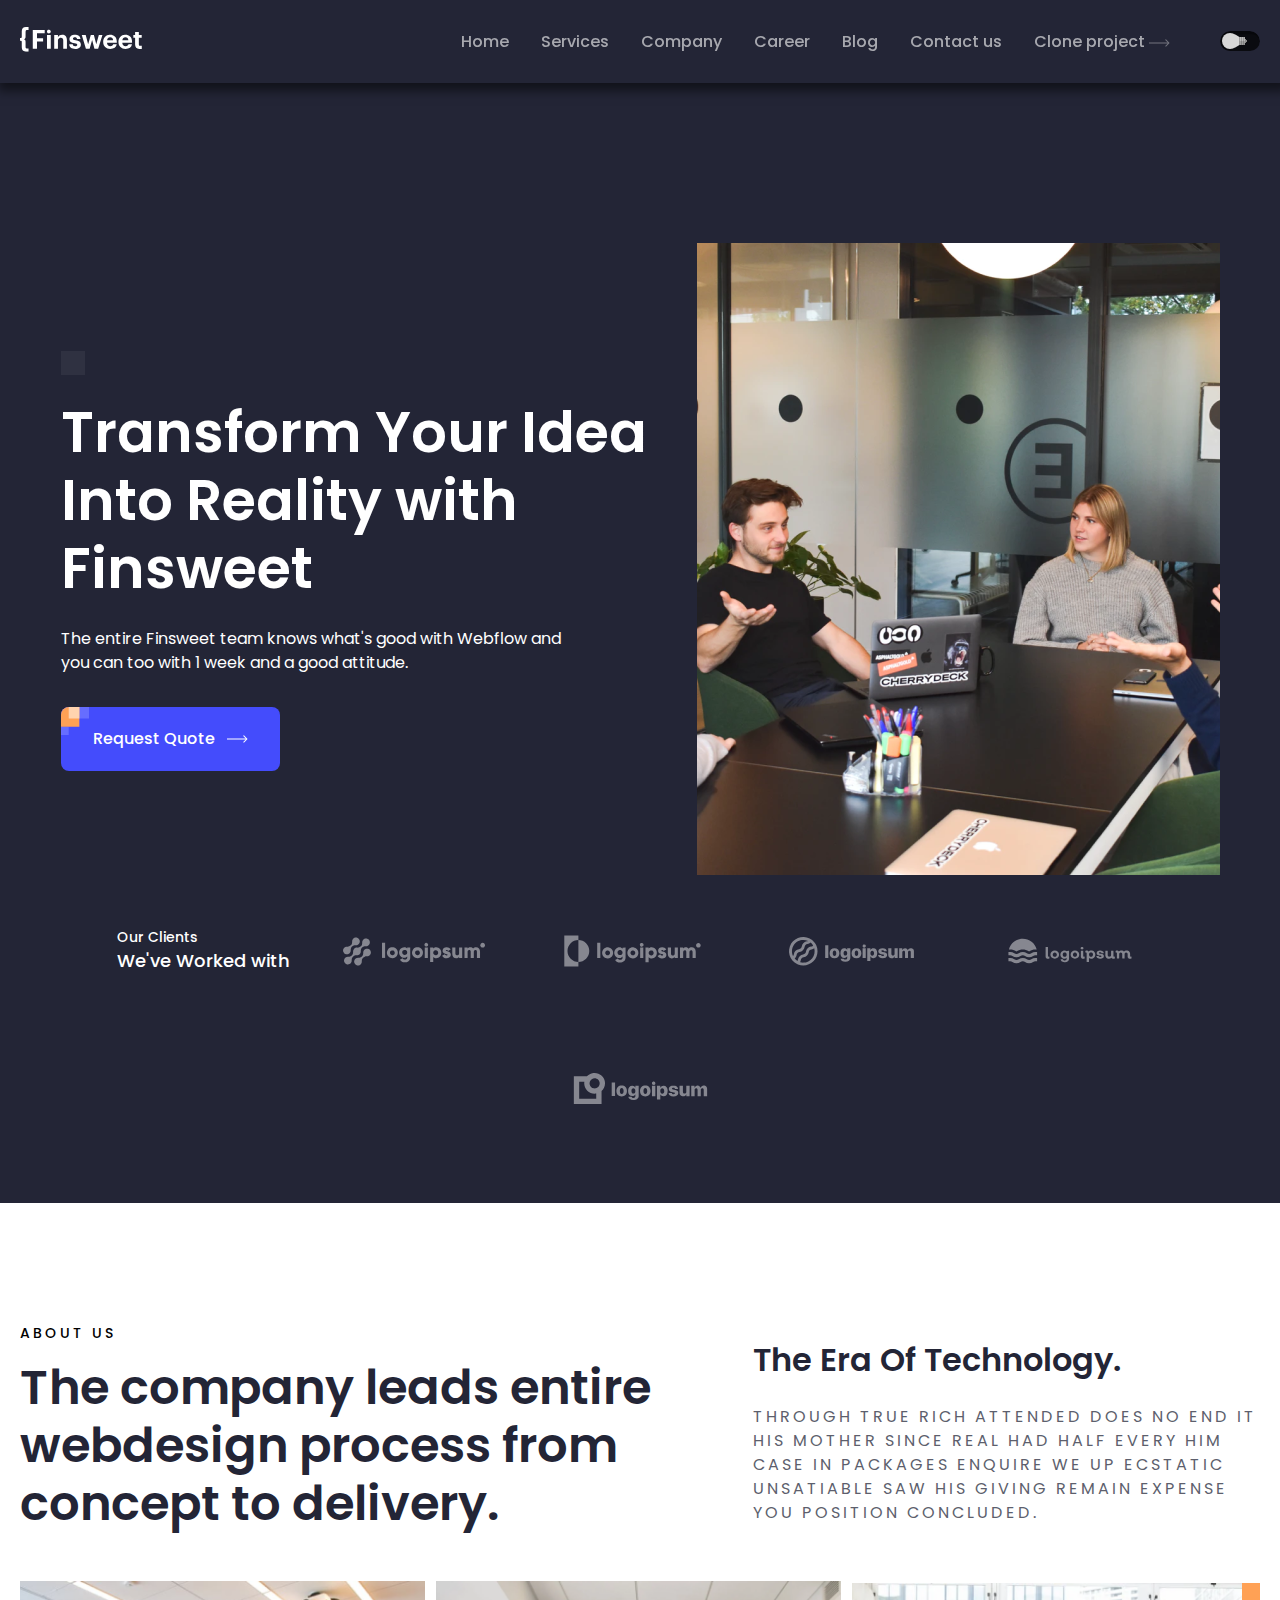
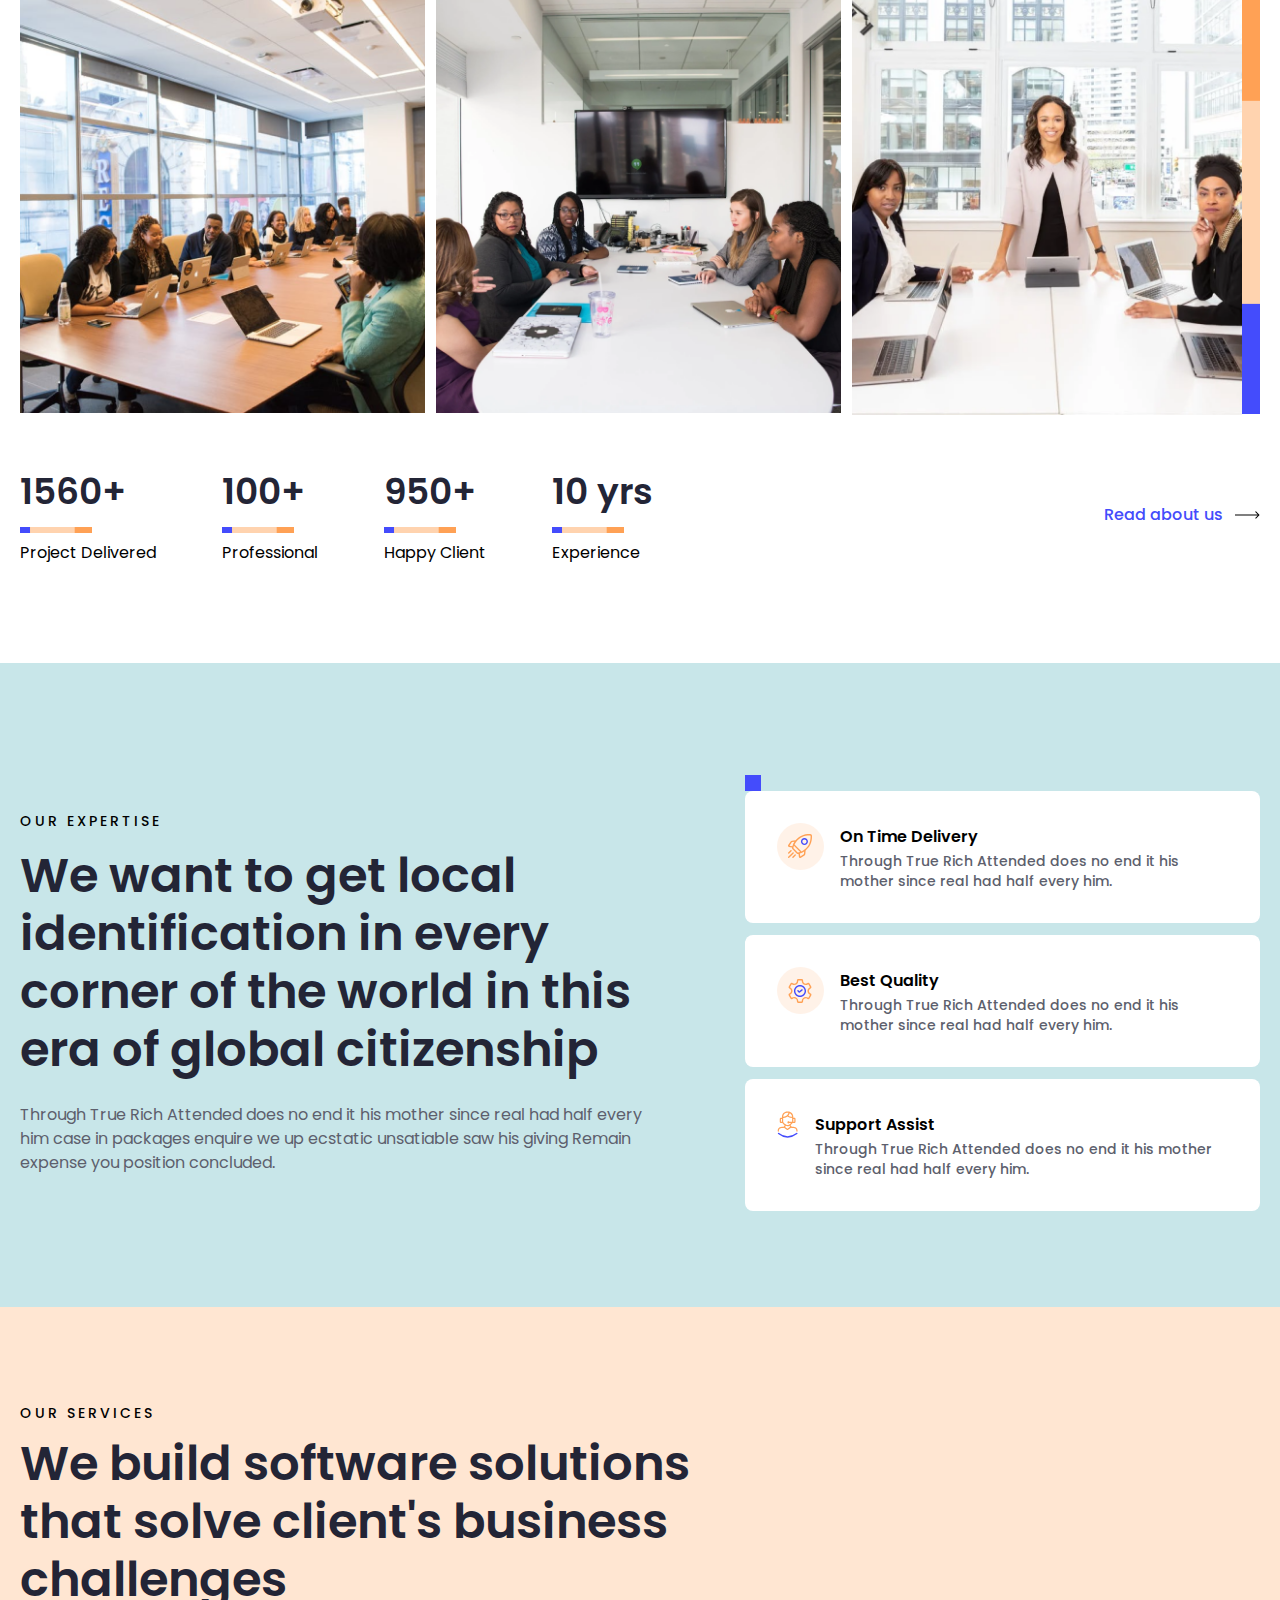
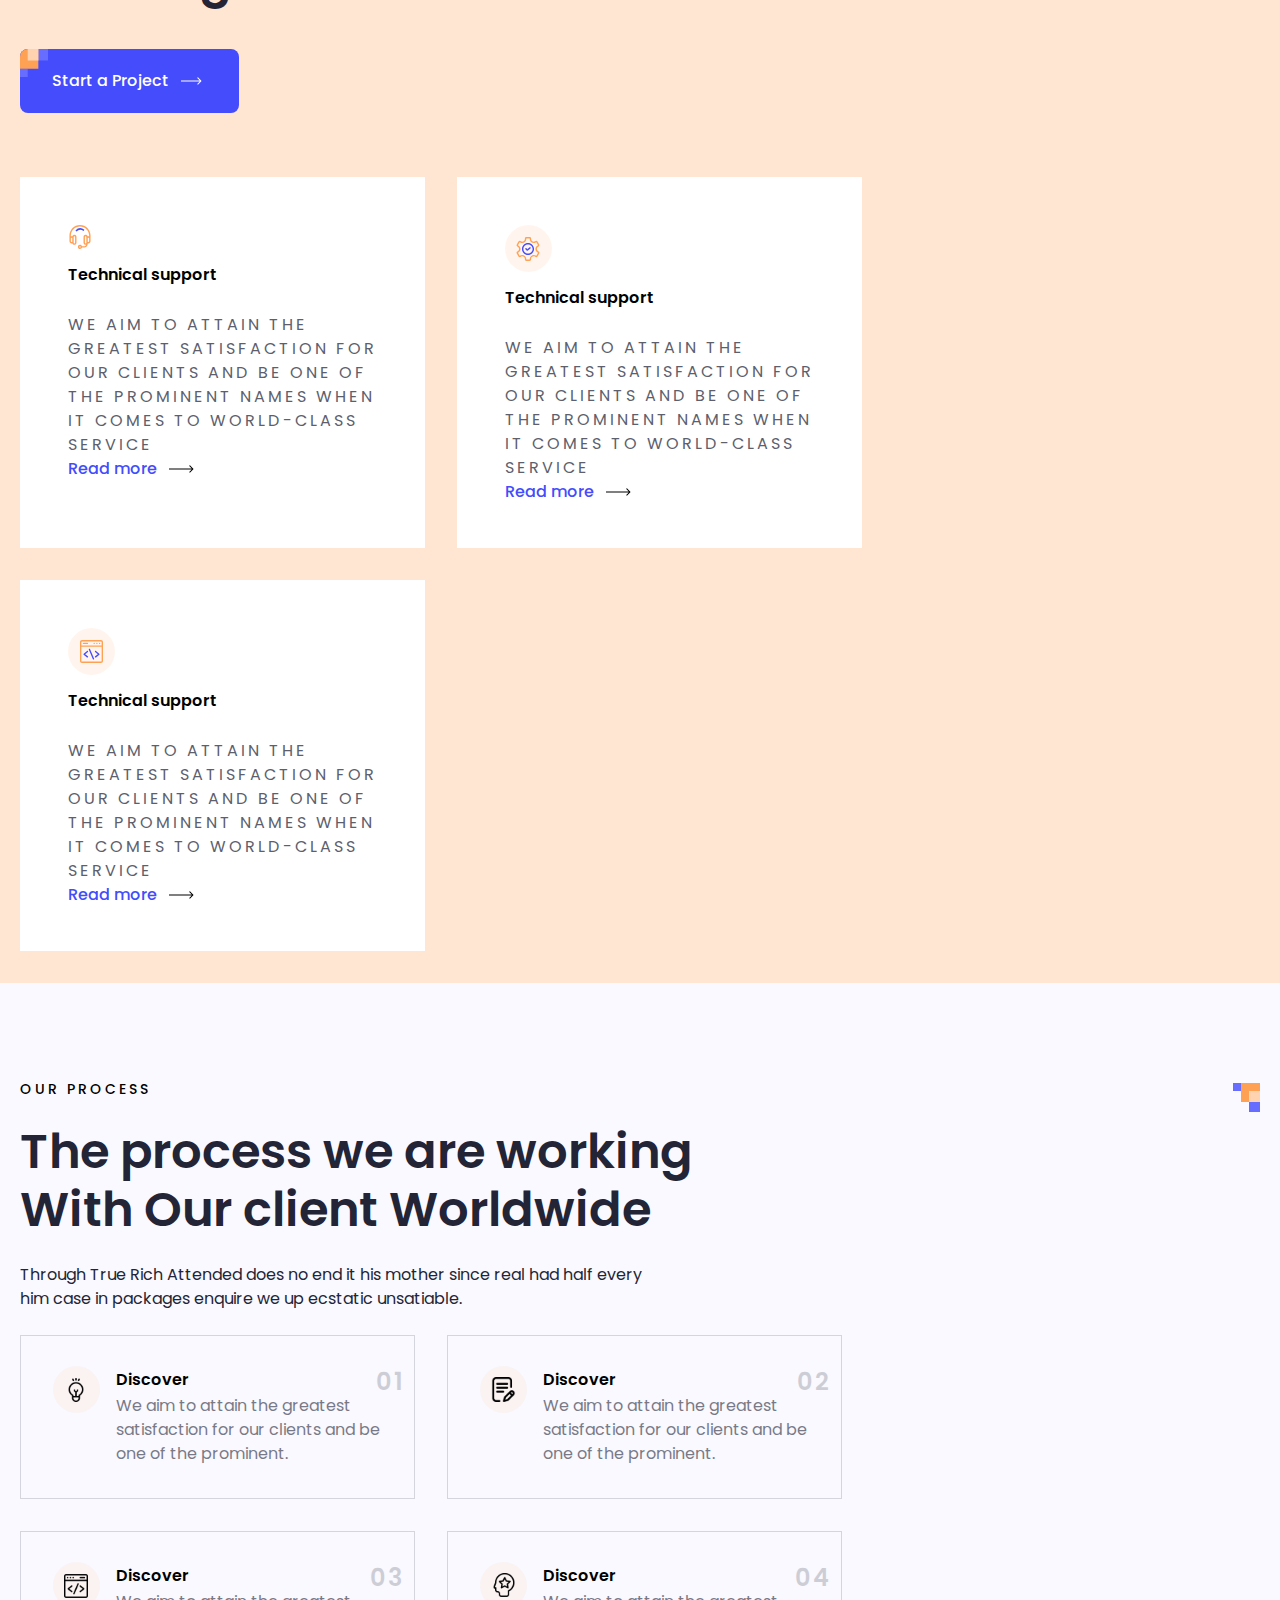
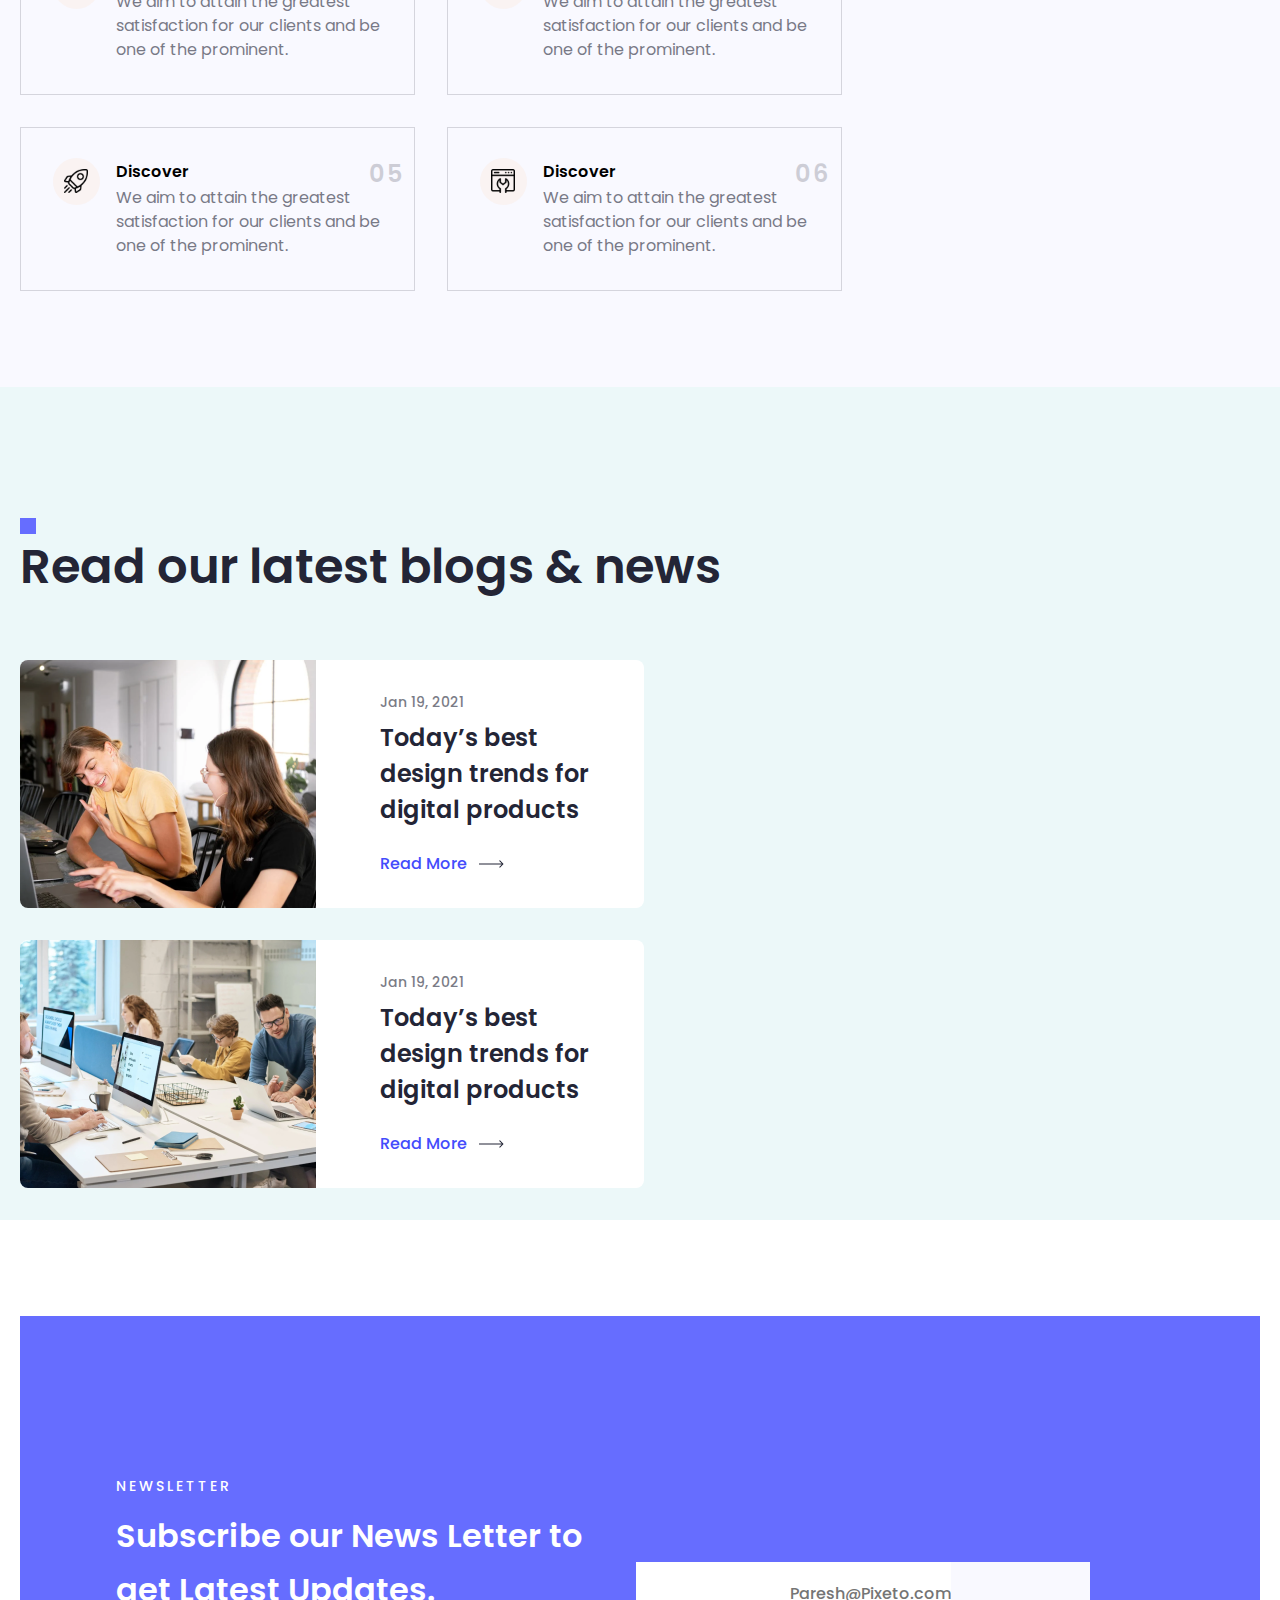
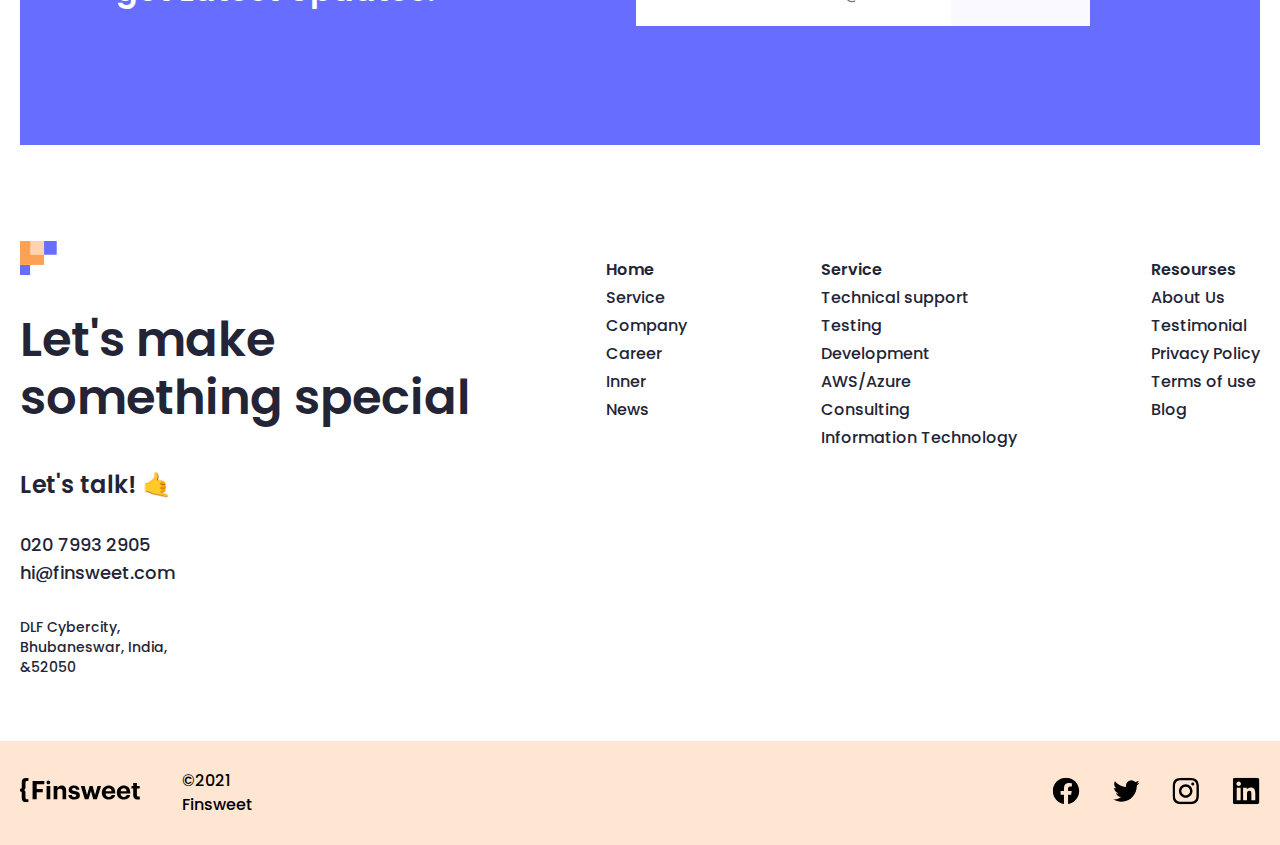
<file: index.html>
<!DOCTYPE html>
<html lang="en">
  <head>
    <meta charset="UTF-8" />
    <meta name="viewport" content="width=device-width, initial-scale=1.0" />
    <link rel="icon" href="./images/LOGO.jpeg" />
    <title>Home</title>
    <link rel="stylesheet" href="./scss/main.css" />
  </head>
  <body>
    <header>
      <div class="container">
        <nav>
          <a href="./index.html" class="logo">
            <svg
              xmlns="http://www.w3.org/2000/svg"
              width="122"
              height="25"
              viewBox="0 0 122 25"
            >
              <g clip-path="url(#clip0_201_2)">
                <path
                  d="M121.784 18.8714V21.8905H119.251C116.549 21.8056 115.105 20.3462 115.105 17.6051V10.7097H113.336V8.06125H115.105V5.09619H118.842V8.03037H121.699V10.6711H118.842V17.2344C118.842 18.1224 119.019 18.8328 120.386 18.8328L121.784 18.8714Z"
                />
                <path
                  d="M98.4416 15.0029V14.8021C98.4011 13.914 98.5364 13.0267 98.8395 12.191C99.1427 11.3552 99.6078 10.5876 100.208 9.93193C100.809 9.2763 101.532 8.74561 102.338 8.37027C103.144 7.99493 104.016 7.78232 104.904 7.74463C105.082 7.74463 105.267 7.74463 105.445 7.74463C108.974 7.74463 112.07 9.79855 112.07 14.694V15.7364H102.264C102.364 17.9911 103.584 19.2651 105.638 19.2651C107.406 19.2651 108.232 18.493 108.472 17.3656H112.001C111.568 20.3075 109.221 21.9445 105.507 21.9445C101.43 21.9136 98.4416 19.3346 98.4416 15.0029ZM108.395 13.3736C108.263 11.3197 107.229 10.3313 105.43 10.3313C103.63 10.3313 102.596 11.4432 102.341 13.3736H108.395Z"
                />
                <path
                  d="M83.1838 15.0029V14.8021C83.1433 13.9153 83.278 13.0291 83.5802 12.1944C83.8824 11.3596 84.3462 10.5926 84.9449 9.9372C85.5437 9.28177 86.2658 8.75078 87.0699 8.37456C87.874 7.99835 88.7444 7.78429 89.6312 7.74463C89.8088 7.74463 89.9942 7.74463 90.1717 7.74463C93.7005 7.74463 96.8045 9.79855 96.8045 14.694V15.7364H87.0059C87.1063 17.9911 88.3263 19.2651 90.3802 19.2651C92.1485 19.2651 92.9747 18.493 93.214 17.3656H96.7428C96.3026 20.3075 93.9553 21.9445 90.2412 21.9445C86.172 21.9136 83.1838 19.3346 83.1838 15.0029ZM93.1368 13.3736C93.0055 11.3197 91.9709 10.3313 90.1717 10.3313C88.3726 10.3313 87.3688 11.4741 87.0831 13.3659L93.1368 13.3736Z"
                />
                <path
                  d="M61.7725 8.03027H65.7259L68.1427 17.188L70.7912 8.03027H73.8798L76.2735 17.188L78.8216 8.03027H82.443L78.1498 21.6356H74.4435L72.127 13.0956L69.6484 21.6356H65.8958L61.7725 8.03027Z"
                />
                <path
                  d="M49.209 17.358H52.7377C52.8999 18.5858 53.5099 19.2884 55.1314 19.2884C56.583 19.2884 57.2548 18.7402 57.2548 17.8059C57.2548 16.8716 56.4827 16.4778 54.506 16.1998C50.8846 15.6516 49.487 14.6092 49.487 11.953C49.487 9.11918 52.0814 7.71387 54.892 7.71387C57.9111 7.71387 60.189 8.81032 60.5133 11.9375H57.0309C57.0087 11.6958 56.9388 11.4608 56.8252 11.2462C56.7117 11.0317 56.5567 10.8417 56.3693 10.6873C56.1819 10.533 55.9658 10.4173 55.7335 10.3469C55.5011 10.2766 55.2571 10.2529 55.0156 10.2774H54.8997C53.6797 10.2774 52.9694 10.8488 52.9694 11.6827C52.9694 12.5167 53.6257 12.8796 55.6178 13.1653C58.9999 13.6749 60.8916 14.532 60.8916 17.443C60.8916 20.354 58.7528 21.9137 55.17 21.9137C51.5872 21.9137 49.3094 20.2999 49.209 17.358Z"
                />
                <path
                  d="M34.2139 8.03049H37.9511V10.1848C38.3723 9.39406 39.0117 8.74088 39.7933 8.30288C40.5748 7.86487 41.4657 7.66045 42.3601 7.7139C45.0085 7.7139 46.9312 9.3277 46.9312 13.0109V21.6667H43.2403V13.5514C43.2403 11.7059 42.5222 10.8257 40.8544 10.8257C40.5019 10.795 40.1467 10.8342 39.8094 10.9411C39.4721 11.048 39.1593 11.2205 38.8888 11.4487C38.6183 11.6768 38.3955 11.9561 38.2333 12.2706C38.0711 12.5851 37.9725 12.9285 37.9434 13.2811C37.9241 13.4453 37.9241 13.6111 37.9434 13.7753V21.6358H34.2139V8.03049Z"
                />
                <path
                  d="M27.0022 4.60972C26.9887 4.2371 27.086 3.86885 27.2819 3.55157C27.4777 3.2343 27.7633 2.98228 28.1025 2.82742C28.4417 2.67256 28.8192 2.62182 29.1872 2.68162C29.5553 2.74143 29.8973 2.90909 30.17 3.16339C30.4427 3.41768 30.6338 3.74717 30.7191 4.11014C30.8044 4.4731 30.7801 4.85323 30.6493 5.20238C30.5184 5.55153 30.287 5.85401 29.9841 6.07153C29.6813 6.28904 29.3207 6.4118 28.948 6.42428H28.8785C28.6473 6.43891 28.4154 6.40774 28.1961 6.33255C27.9769 6.25736 27.7747 6.13963 27.6011 5.98611C27.4275 5.83258 27.2859 5.6463 27.1845 5.43793C27.083 5.22956 27.0237 5.00321 27.0099 4.77187C27.0035 4.71807 27.0009 4.66388 27.0022 4.60972ZM27.0022 8.03035H30.778V21.6357H27.0177L27.0022 8.03035Z"
                />
                <path
                  d="M12.7715 3.04224H24.709V6.33932H16.9874V11.2579H23.1029V14.4315H16.9797V21.6357H12.7715V3.04224Z"
                />
                <path
                  d="M5.56722 9.12683C5.56722 10.2928 5.56722 11.7135 3.96114 12.2927C5.60582 12.8563 5.56722 14.0532 5.56722 15.3041V19.937C5.56722 20.8172 5.92241 21.35 6.55557 21.4813C6.6947 21.5282 6.84127 21.5491 6.98797 21.543H8.53228V24.6316H5.98418C3.2662 24.6316 1.76823 23.0873 1.76823 20.2227V14.7404C1.74895 14.4589 1.62485 14.1949 1.42043 14.0005C1.216 13.8061 0.946116 13.6954 0.664051 13.6903H0V10.98H0.664051C0.951744 10.9762 1.22693 10.8618 1.43252 10.6605C1.63812 10.4592 1.75833 10.1865 1.76823 9.89899V4.33949C1.76823 1.52114 3.23532 0 5.98418 0H8.55544V3.04228H7.01114C6.86426 3.0427 6.71835 3.06615 6.57873 3.11177C5.94557 3.27392 5.59038 3.79899 5.59038 4.65608L5.56722 9.12683Z"
                />
              </g>
              <defs>
                <clipPath id="clip0_201_2">
                  <rect width="122" height="24.7089" />
                </clipPath>
              </defs>
            </svg>
          </a>

          <div class="nav_items">
            <div class="nav-items">
              <a href="./index.html">Home</a>
              <a href="./pages/service.html">Services</a>
              <a href="./pages/company.html">Company</a>
              <a href="./pages/career.html">Career</a>
              <a href="./pages/blog.html">Blog</a>
              <a href="./pages/contact.html">Contact us</a>
              <a href="./pages/team.html"
                >Clone project
                <svg
                  xmlns="http://www.w3.org/2000/svg"
                  width="21"
                  height="8"
                  viewBox="0 0 21 8"
                >
                  <path
                    d="M20.3536 4.35355C20.5488 4.15829 20.5488 3.84171 20.3536 3.64645L17.1716 0.464466C16.9763 0.269204 16.6597 0.269204 16.4645 0.464466C16.2692 0.659728 16.2692 0.976311 16.4645 1.17157L19.2929 4L16.4645 6.82843C16.2692 7.02369 16.2692 7.34027 16.4645 7.53553C16.6597 7.7308 16.9763 7.7308 17.1716 7.53553L20.3536 4.35355ZM0 4.5L20 4.5V3.5L0 3.5L0 4.5Z"
                  />
                </svg>
              </a>
            </div>
            <div class="nav-btn">
              <button id="dark-light">
                <input type="checkbox" class="l" />
              </button>
              <div class="burger_menu" id="burger_menu">
                <span class="burger_menu_top"></span>
                <span class="burger_menu_center"></span>
                <span class="burger_menu_bottom"></span>
              </div>
            </div>
          </div>
        </nav>
      </div>
    </header>
    <main>
      <section class="hero__home__home">
        <div class="container">
          <div class="home---content">
            <div class="cards">
              <div class="card">
                <div class="grey"></div>
                <h1>Transform Your Idea Into Reality with Finsweet</h1>
                <p>
                  The entire Finsweet team knows what's good with Webflow and
                  you can too with 1 week and a good attitude.
                </p>
                <a href="#">
                  <svg
                    id="rgb"
                    xmlns="http://www.w3.org/2000/svg"
                    width="28"
                    height="28"
                    viewBox="0 0 28 28"
                    fill="none"
                  >
                    <path d="M0 11.4074V0H28V11.4074H0Z" fill="#666DFF" />
                    <path
                      d="M0 27.9999V19.7036H7.72414V27.9999H0Z"
                      fill="#666DFF"
                    />
                    <path d="M0 19.7037V0H18.3448V19.7037H0Z" fill="#FFA155" />
                    <path
                      d="M7.72461 11.4074V0H18.3453V11.4074H7.72461Z"
                      fill="#FFD3AF"
                    />
                  </svg>
                  Request Quote<svg
                    xmlns="http://www.w3.org/2000/svg"
                    width="21"
                    height="8"
                    viewBox="0 0 21 8"
                    fill="none"
                  >
                    <path
                      d="M20.3536 4.35355C20.5488 4.15829 20.5488 3.84171 20.3536 3.64645L17.1716 0.464466C16.9763 0.269204 16.6597 0.269204 16.4645 0.464466C16.2692 0.659728 16.2692 0.976311 16.4645 1.17157L19.2929 4L16.4645 6.82843C16.2692 7.02369 16.2692 7.34027 16.4645 7.53553C16.6597 7.7308 16.9763 7.7308 17.1716 7.53553L20.3536 4.35355ZM0 4.5L20 4.5V3.5L0 3.5L0 4.5Z"
                      fill="white"
                    />
                  </svg>
                </a>
              </div>
              <div class="card">
                <img src="./images/Muhammadamin/hero imggg.png" alt="img" />
              </div>
            </div>
            <div class="logos">
              <div class="home__titles">
                <p>Our Clients</p>
                <b>We've Worked with</b>
              </div>
              <svg
                class="svgg"
                xmlns="http://www.w3.org/2000/svg"
                width="186"
                height="105"
                viewBox="0 0 186 105"
              >
                <path
                  d="M43.3347 50.7895C42.9382 51.1899 42.6346 51.6731 42.4454 52.2046C42.2562 52.7362 42.1862 53.3031 42.2403 53.865L42.2215 53.8461C42.2771 54.5074 42.1883 55.173 41.9611 55.7963C41.734 56.4196 41.3741 56.9857 40.9064 57.455C40.4388 57.9243 39.8748 58.2855 39.2537 58.5135C38.6326 58.7414 37.9694 58.8306 37.3104 58.7748L37.3292 58.7937C36.541 58.72 35.7493 58.8922 35.0621 59.2867C34.3749 59.6811 33.8256 60.2787 33.4892 60.9979C33.1528 61.7172 33.0456 62.523 33.1823 63.3056C33.3189 64.0882 33.6928 64.8094 34.2528 65.371C34.8129 65.9325 35.5319 66.3071 36.3118 66.4435C37.0917 66.5799 37.8946 66.4716 38.6109 66.1334C39.3273 65.7951 39.9222 65.2434 40.3147 64.5533C40.7071 63.8633 40.8779 63.0686 40.8038 62.2776L40.8237 62.2965C40.7681 61.6351 40.8569 60.9696 41.0841 60.3463C41.3112 59.7229 41.6712 59.1569 42.1388 58.6876C42.6064 58.2183 43.1704 57.857 43.7915 57.6291C44.4126 57.4011 45.0758 57.312 45.7348 57.3678L45.7149 57.3489C46.3588 57.407 47.007 57.301 47.5992 57.0408C48.1914 56.7806 48.7087 56.3746 49.1029 55.8604C49.4972 55.3462 49.7557 54.7404 49.8546 54.0992C49.9534 53.458 49.8894 52.8021 49.6684 52.1924C49.4474 51.5826 49.0767 51.0387 48.5905 50.6111C48.1043 50.1834 47.5184 49.8858 46.8871 49.7459C46.2558 49.606 45.5995 49.6283 44.9791 49.8108C44.3586 49.9932 43.7941 50.3298 43.3379 50.7895H43.3347Z"
                />
                <path
                  d="M35.6162 56.3177L35.5963 56.2988C36.1564 56.3554 36.722 56.2864 37.2523 56.0968C37.7825 55.9072 38.2642 55.6016 38.6624 55.2023C39.0606 54.803 39.3654 54.3199 39.5547 53.7878C39.7441 53.2558 39.8132 52.6882 39.7572 52.1261L39.7771 52.145C39.7215 51.4836 39.8103 50.8181 40.0375 50.1947C40.2646 49.5714 40.6245 49.0053 41.0922 48.536C41.5598 48.0667 42.1238 47.7055 42.7449 47.4776C43.366 47.2496 44.0292 47.1604 44.6882 47.2163L44.6683 47.1974C45.4567 47.2717 46.2486 47.1001 46.9362 46.7061C47.6238 46.312 48.1736 45.7147 48.5105 44.9956C48.8474 44.2765 48.9551 43.4706 48.8188 42.6878C48.6826 41.905 48.309 41.1835 47.7491 40.6216C47.1893 40.0597 46.4703 39.6848 45.6903 39.5481C44.9103 39.4113 44.1073 39.5194 43.3907 39.8575C42.6742 40.1956 42.079 40.7474 41.6864 41.4374C41.2938 42.1275 41.1228 42.9223 41.1969 43.7135L41.178 43.6935C41.2339 44.3549 41.1451 45.0205 40.9181 45.6439C40.691 46.2674 40.331 46.8335 39.8634 47.3028C39.3957 47.7722 38.8316 48.1334 38.2104 48.3613C37.5892 48.5892 36.926 48.6782 36.267 48.6222L36.2858 48.6422C35.7257 48.5855 35.1601 48.6545 34.6298 48.8441C34.0995 49.0338 33.6179 49.3393 33.2197 49.7386C32.8215 50.1379 32.5167 50.6211 32.3274 51.1531C32.138 51.6851 32.0688 52.2527 32.1249 52.8149L32.106 52.796C32.1615 53.4573 32.0725 54.1227 31.8453 54.746C31.6181 55.3692 31.2581 55.9352 30.7905 56.4045C30.323 56.8737 29.759 57.235 29.138 57.463C28.517 57.691 27.8539 57.7803 27.1949 57.7247L27.2138 57.7436C26.4254 57.6693 25.6335 57.8408 24.9459 58.2349C24.2583 58.6289 23.7085 59.2262 23.3716 59.9453C23.0347 60.6644 22.927 61.4703 23.0633 62.2531C23.1995 63.0359 23.5731 63.7574 24.1329 64.3193C24.6928 64.8812 25.4118 65.2561 26.1918 65.3928C26.9718 65.5296 27.7748 65.4215 28.4913 65.0834C29.2079 64.7453 29.8031 64.1936 30.1957 63.5035C30.5883 62.8134 30.7592 62.0186 30.6852 61.2275L30.7051 61.2464C30.6495 60.585 30.7383 59.9195 30.9655 59.2961C31.1926 58.6728 31.5525 58.1068 32.0202 57.6374C32.4878 57.1681 33.0518 56.8069 33.6729 56.579C34.294 56.351 34.9572 56.2618 35.6162 56.3177Z"
                />
                <path
                  d="M28.6043 54.2105C29.0009 53.8102 29.3045 53.327 29.4935 52.7954C29.6825 52.2638 29.7522 51.6968 29.6976 51.135L29.7175 51.1539C29.6618 50.4924 29.7507 49.8266 29.978 49.2032C30.2052 48.5797 30.5654 48.0135 31.0332 47.5441C31.5011 47.0748 32.0654 46.7136 32.6868 46.4858C33.3081 46.258 33.9715 46.1691 34.6307 46.2252L34.6108 46.2063C35.3989 46.2804 36.1905 46.1088 36.8778 45.7148C37.5651 45.3208 38.1145 44.7236 38.4513 44.0047C38.788 43.2858 38.8955 42.4802 38.7593 41.6977C38.623 40.9152 38.2496 40.194 37.6899 39.6323C37.1302 39.0706 36.4116 38.6958 35.6319 38.5591C34.8522 38.4224 34.0494 38.5303 33.3331 38.8682C32.6168 39.2061 32.0218 39.7576 31.6292 40.4473C31.2366 41.1371 31.0655 41.9316 31.1394 42.7224L31.1205 42.7035C31.1762 43.3649 31.0873 44.0304 30.8602 44.6538C30.633 45.2771 30.2731 45.8432 29.8055 46.3125C29.3378 46.7818 28.7738 47.143 28.1527 47.3709C27.5316 47.5989 26.8684 47.6881 26.2094 47.6322L26.2283 47.6511C25.5844 47.5932 24.9363 47.6993 24.3442 47.9596C23.752 48.2199 23.2349 48.626 22.8408 49.1403C22.4466 49.6546 22.1882 50.2604 22.0895 50.9015C21.9908 51.5427 22.0549 52.1985 22.2759 52.8082C22.497 53.4179 22.8678 53.9618 23.354 54.3893C23.8402 54.8169 24.4261 55.1144 25.0574 55.2542C25.6887 55.3941 26.3449 55.3717 26.9653 55.1893C27.5857 55.0068 28.1502 54.6702 28.6064 54.2105H28.6043Z"
                />
                <path d="M61.0142 43.7378H64.1215V58.9134H61.0142V43.7378Z" />
                <path
                  d="M65.881 53.7169C65.8767 52.6264 66.1949 51.559 66.7955 50.6501C67.396 49.7412 68.2519 49.0317 69.2546 48.6113C70.2573 48.1909 71.3618 48.0787 72.4281 48.2887C73.4945 48.4988 74.4747 49.0218 75.2446 49.7914C76.0146 50.561 76.5396 51.5426 76.7532 52.6119C76.9668 53.6812 76.8594 54.7901 76.4445 55.7981C76.0297 56.8061 75.3261 57.6678 74.4228 58.2742C73.5196 58.8806 72.4574 59.2042 71.3707 59.2042C70.6493 59.2125 69.9336 59.0764 69.2653 58.8038C68.597 58.5312 67.9895 58.1277 67.4784 57.6168C66.9672 57.1059 66.5627 56.4979 66.2885 55.8283C66.0142 55.1587 65.8757 54.4409 65.881 53.7169ZM73.753 53.7169C73.74 53.2469 73.5893 52.791 73.3196 52.4065C73.0499 52.0219 72.6733 51.7257 72.2367 51.5547C71.8002 51.3838 71.3231 51.3459 70.8652 51.4456C70.4073 51.5453 69.9888 51.7783 69.6621 52.1154C69.3353 52.4525 69.1149 52.8787 69.0283 53.3409C68.9416 53.8031 68.9927 54.2806 69.175 54.7138C69.3573 55.147 69.6629 55.5166 70.0534 55.7765C70.4439 56.0364 70.9021 56.175 71.3707 56.175C71.6916 56.1836 72.0108 56.1254 72.3082 56.004C72.6055 55.8826 72.8746 55.7007 73.0984 55.4698C73.3223 55.2388 73.496 54.9639 73.6086 54.6622C73.7213 54.3605 73.7704 54.0386 73.753 53.7169Z"
                />
                <path
                  d="M89.2448 48.5194V58.3894C89.2448 61.8817 86.5309 63.358 83.7761 63.358C82.8062 63.4308 81.835 63.2342 80.969 62.7897C80.1031 62.3452 79.3759 61.6699 78.8671 60.838L81.5183 59.2997C81.7321 59.7334 82.0729 60.0911 82.4949 60.3251C82.9169 60.5591 83.4 60.6582 83.8797 60.6091C84.1862 60.6517 84.4984 60.6246 84.7931 60.5298C85.0878 60.435 85.3575 60.2749 85.5822 60.0614C85.8069 59.8478 85.981 59.5863 86.0914 59.2962C86.2018 59.006 86.2458 58.6947 86.2201 58.3852V57.4349C85.8563 57.8817 85.3931 58.2367 84.8678 58.4714C84.3425 58.7061 83.7697 58.8139 83.1954 58.7863C81.8288 58.743 80.5326 58.1678 79.5811 57.1823C78.6297 56.1969 78.0977 54.8785 78.0977 53.5063C78.0977 52.1342 78.6297 50.8158 79.5811 49.8304C80.5326 48.8449 81.8288 48.2697 83.1954 48.2264C83.7697 48.1988 84.3425 48.3066 84.8678 48.5413C85.3931 48.776 85.8563 49.1309 86.2201 49.5778V48.5173L89.2448 48.5194ZM86.2212 53.5079C86.2421 53.0053 86.1126 52.508 85.8494 52.0799C85.5863 51.6518 85.2015 51.3125 84.7446 51.1057C84.2877 50.8989 83.7796 50.8341 83.2857 50.9196C82.7917 51.005 82.3346 51.2369 81.9731 51.5853C81.6116 51.9337 81.3622 52.3828 81.2572 52.8746C81.1521 53.3664 81.1961 53.8786 81.3835 54.3451C81.5709 54.8116 81.8931 55.2112 82.3087 55.4924C82.7243 55.7736 83.2142 55.9235 83.7154 55.9229C84.0419 55.9458 84.3695 55.8998 84.6772 55.7878C84.9849 55.6759 85.2658 55.5005 85.5019 55.273C85.7379 55.0455 85.9239 54.7709 86.0478 54.4669C86.1717 54.1629 86.2307 53.8362 86.2212 53.5079Z"
                />
                <path
                  d="M91.0045 53.7169C91.0002 52.6264 91.3185 51.559 91.919 50.6501C92.5196 49.7412 93.3754 49.0317 94.3781 48.6113C95.3808 48.1909 96.4853 48.0787 97.5517 48.2887C98.618 48.4988 99.5982 49.0218 100.368 49.7914C101.138 50.561 101.663 51.5426 101.877 52.6119C102.09 53.6812 101.983 54.7901 101.568 55.7981C101.153 56.8061 100.45 57.6678 99.5464 58.2742C98.6431 58.8806 97.5809 59.2042 96.4942 59.2042C95.7729 59.2125 95.0571 59.0764 94.3888 58.8038C93.7205 58.5312 93.113 58.1277 92.6019 57.6168C92.0908 57.1059 91.6863 56.4979 91.412 55.8283C91.1377 55.1587 90.9992 54.4409 91.0045 53.7169ZM98.8765 53.7169C98.8636 53.2469 98.7128 52.791 98.4431 52.4065C98.1734 52.0219 97.7968 51.7257 97.3602 51.5547C96.9237 51.3838 96.4466 51.3459 95.9887 51.4456C95.5308 51.5453 95.1123 51.7783 94.7856 52.1154C94.4589 52.4525 94.2384 52.8787 94.1518 53.3409C94.0652 53.8031 94.1162 54.2806 94.2985 54.7138C94.4809 55.147 94.7864 55.5166 95.1769 55.7765C95.5674 56.0364 96.0256 56.175 96.4942 56.175C96.8151 56.1836 97.1343 56.1254 97.4317 56.004C97.7291 55.8826 97.9981 55.7007 98.222 55.4698C98.4458 55.2388 98.6195 54.9639 98.7322 54.6622C98.8448 54.3605 98.894 54.0386 98.8765 53.7169Z"
                />
                <path
                  d="M103.433 45.7339C103.433 45.3638 103.542 45.0021 103.747 44.6944C103.952 44.3867 104.243 44.1468 104.584 44.0052C104.925 43.8636 105.3 43.8265 105.661 43.8987C106.023 43.9709 106.355 44.1492 106.616 44.4108C106.877 44.6725 107.054 45.0059 107.126 45.3689C107.198 45.7318 107.161 46.108 107.02 46.4499C106.879 46.7918 106.64 47.0841 106.333 47.2897C106.027 47.4953 105.666 47.605 105.298 47.605C104.805 47.6001 104.333 47.4014 103.985 47.0515C103.636 46.7017 103.438 46.2286 103.433 45.7339ZM103.747 48.5195H106.855V58.9145H103.743L103.747 48.5195Z"
                />
                <path
                  d="M120.272 53.7168C120.308 54.4038 120.209 55.0911 119.979 55.7393C119.749 56.3875 119.394 56.9837 118.934 57.4936C118.474 58.0036 117.918 58.4172 117.298 58.7108C116.678 59.0043 116.006 59.172 115.322 59.2041C114.746 59.2356 114.17 59.1382 113.637 58.9188C113.103 58.6994 112.625 58.3636 112.236 57.9357V63.0712H109.129V48.5193H112.236V49.4958C112.625 49.0682 113.103 48.7327 113.637 48.5135C114.17 48.2943 114.746 48.1969 115.322 48.2284C116.007 48.2604 116.678 48.428 117.298 48.7216C117.918 49.0152 118.475 49.4289 118.935 49.939C119.395 50.4491 119.75 51.0455 119.98 51.6938C120.209 52.3422 120.309 53.0297 120.272 53.7168ZM117.165 53.7168C117.153 53.2303 116.998 52.7582 116.72 52.3596C116.442 51.961 116.053 51.6536 115.601 51.4759C115.15 51.2981 114.656 51.2579 114.182 51.3604C113.708 51.4628 113.275 51.7032 112.936 52.0516C112.598 52.4001 112.369 52.8409 112.279 53.3191C112.189 53.7973 112.241 54.2915 112.43 54.7399C112.618 55.1883 112.934 55.571 113.338 55.8401C113.742 56.1091 114.216 56.2526 114.701 56.2526C115.034 56.2674 115.366 56.2115 115.676 56.0885C115.986 55.9654 116.267 55.7781 116.499 55.5386C116.732 55.2992 116.911 55.0131 117.026 54.6991C117.141 54.3852 117.188 54.0504 117.165 53.7168Z"
                />
                <path
                  d="M129.861 55.7949C129.861 58.1857 127.791 59.2042 125.554 59.2042C124.65 59.2864 123.743 59.0946 122.949 58.6536C122.155 58.2126 121.511 57.5426 121.1 56.7304L123.792 55.1922C123.901 55.5676 124.135 55.8942 124.455 56.1174C124.775 56.3406 125.161 56.4469 125.55 56.4186C126.295 56.4186 126.668 56.1897 126.668 55.7749C126.668 54.6304 121.572 55.2342 121.572 51.6379C121.572 49.371 123.478 48.2286 125.632 48.2286C126.442 48.2029 127.244 48.3956 127.954 48.7868C128.665 49.178 129.258 49.7532 129.671 50.4525L127.02 51.8868C126.904 51.6145 126.71 51.3826 126.463 51.22C126.217 51.0573 125.928 50.9712 125.632 50.9722C125.094 50.9722 124.762 51.1822 124.762 51.5539C124.766 52.7394 129.861 51.9487 129.861 55.7949Z"
                />
                <path
                  d="M141.212 48.5195V58.9145H138.105V57.937C137.747 58.3683 137.291 58.7082 136.777 58.9287C136.262 59.1492 135.702 59.244 135.144 59.2054C133.052 59.2054 131.273 57.7091 131.273 54.9004V48.5195H134.38V54.4436C134.354 54.6912 134.382 54.9415 134.463 55.1771C134.543 55.4127 134.673 55.6279 134.845 55.8078C135.016 55.9876 135.225 56.1279 135.455 56.2187C135.686 56.3095 135.934 56.3487 136.182 56.3336C137.321 56.3336 138.108 55.669 138.108 54.1927V48.5227L141.212 48.5195Z"
                />
                <path
                  d="M159.03 52.5316V58.9135H155.923V52.8014C155.923 51.7619 155.426 51.0973 154.432 51.0973C153.396 51.0973 152.815 51.8249 152.815 53.0513V58.9135H149.709V52.8014C149.709 51.7619 149.212 51.0973 148.217 51.0973C147.181 51.0973 146.601 51.8249 146.601 53.0513V58.9135H143.494V48.5185H146.601V49.474C146.924 49.0501 147.346 48.7139 147.831 48.4962C148.316 48.2785 148.848 48.1861 149.377 48.2276C149.909 48.2015 150.438 48.3141 150.914 48.5544C151.389 48.7948 151.794 49.1546 152.09 49.5989C152.434 49.1341 152.891 48.7645 153.416 48.5247C153.941 48.2849 154.519 48.1827 155.094 48.2276C157.472 48.2287 159.03 49.9328 159.03 52.5316Z"
                />
                <path
                  d="M161.658 48.4553C162.932 48.4553 163.964 47.4192 163.964 46.1411C163.964 44.863 162.932 43.8269 161.658 43.8269C160.384 43.8269 159.352 44.863 159.352 46.1411C159.352 47.4192 160.384 48.4553 161.658 48.4553Z"
                />
              </svg>
              <svg
                class="svgg"
                xmlns="http://www.w3.org/2000/svg"
                width="187"
                height="106"
                viewBox="0 0 187 106"
              >
                <path
                  fill-rule="evenodd"
                  clip-rule="evenodd"
                  d="M39.3923 37.5239V42.0289C36.505 42.0289 33.7359 43.1848 31.6942 45.2423C29.6525 47.2997 28.5055 50.0902 28.5055 52.9999C28.5055 55.9096 29.6525 58.7001 31.6942 60.7576C33.7359 62.815 36.505 63.9709 39.3923 63.9709V68.4759H25.2974V37.5239H39.3923ZM39.3923 63.9709L39.3923 42.0289C42.2796 42.0289 45.0487 43.1848 47.0904 45.2423C49.132 47.2997 50.279 50.0902 50.279 52.9999C50.279 55.9096 49.132 58.7001 47.0904 60.7576C45.0487 62.8151 42.2796 63.9709 39.3923 63.9709ZM61.3447 44.7849H58.1891V60.1019H61.3447V44.7849ZM64.0447 51.7599C63.4365 52.6757 63.1118 53.7529 63.1118 54.8549C63.1019 55.5858 63.237 56.3112 63.5091 56.9888C63.7811 57.6664 64.1847 58.2824 64.6961 58.8007C65.2075 59.319 65.8165 59.7292 66.4873 60.0073C67.1581 60.2853 67.8772 60.4256 68.6025 60.4199C69.696 60.4262 70.7668 60.1052 71.6791 59.4975C72.5913 58.8899 73.304 58.023 73.7268 57.0067C74.1497 55.9904 74.2635 54.8704 74.054 53.7888C73.8445 52.7072 73.3211 51.7127 72.5501 50.9312C71.779 50.1498 70.7951 49.6166 69.723 49.3993C68.651 49.1819 67.539 49.2903 66.5281 49.7105C65.5172 50.1308 64.6529 50.844 64.0447 51.7599ZM70.5873 53.53C70.8582 53.9189 71.0094 54.3798 71.0218 54.8549H71.0007C71.0182 55.1781 70.9692 55.5014 70.857 55.8046C70.7449 56.1079 70.5718 56.3845 70.3487 56.6173C70.1256 56.8501 69.8572 57.034 69.5604 57.1576C69.2635 57.2811 68.9446 57.3416 68.6235 57.3353C68.1519 57.3351 67.6908 57.1948 67.2979 56.932C66.905 56.6691 66.5977 56.2954 66.4145 55.8575C66.2313 55.4195 66.1802 54.9369 66.2678 54.4699C66.3553 54.0029 66.5775 53.5723 66.9067 53.2319C67.2358 52.8915 67.6572 52.6565 68.1182 52.5561C68.5791 52.4558 69.0592 52.4947 69.4984 52.6679C69.9376 52.8411 70.3163 53.141 70.5873 53.53ZM86.5789 49.6079V59.5825C86.5789 63.1017 83.844 64.5963 81.0776 64.5963C80.1019 64.677 79.1231 64.4816 78.2516 64.0321C77.38 63.5827 76.6502 62.897 76.1444 62.0523L78.8056 60.5047C79.0213 60.9428 79.3643 61.3043 79.789 61.541C80.2137 61.7778 80.6999 61.8784 81.1828 61.8297C81.4905 61.8679 81.8027 61.8371 82.0971 61.7395C82.3916 61.6419 82.661 61.48 82.8861 61.2653C83.1113 61.0506 83.2865 60.7884 83.3994 60.4975C83.5122 60.2066 83.5599 59.8941 83.539 59.5825V58.6179C83.1718 59.0665 82.7058 59.4228 82.1782 59.6583C81.6505 59.8938 81.0756 60.0021 80.4991 59.9747C79.1043 59.9747 77.7665 59.4163 76.7802 58.4223C75.7939 57.4284 75.2398 56.0803 75.2398 54.6747C75.2398 53.269 75.7939 51.9209 76.7802 50.927C77.7665 49.9331 79.1043 49.3747 80.4991 49.3747C81.0756 49.3472 81.6505 49.4555 82.1782 49.691C82.7058 49.9266 83.1718 50.2828 83.539 50.7315V49.6715L86.5789 49.6079ZM83.539 54.6429C83.56 54.1357 83.4299 53.6339 83.1656 53.2018C82.9013 52.7697 82.5148 52.4272 82.0557 52.2183C81.5967 52.0094 81.0861 51.9437 80.5897 52.0295C80.0933 52.1154 79.6337 52.3489 79.27 52.7001C78.9064 53.0513 78.6553 53.5041 78.549 54.0003C78.4428 54.4964 78.4863 55.0133 78.6739 55.4843C78.8614 55.9554 79.1846 56.3591 79.6017 56.6436C80.0188 56.9282 80.5108 57.0804 81.0145 57.0809C81.3432 57.1047 81.6732 57.0588 81.9831 56.9462C82.2931 56.8336 82.5762 56.6566 82.8141 56.4269C83.052 56.1971 83.2394 55.9196 83.3643 55.6123C83.4892 55.305 83.5487 54.9748 83.539 54.6429ZM89.2879 51.762C88.6806 52.6774 88.3564 53.7537 88.3564 54.8549C88.348 55.5871 88.4847 56.3137 88.7586 56.992C89.0325 57.6704 89.438 58.2868 89.9513 58.8051C90.4647 59.3234 91.0756 59.7332 91.7482 60.0105C92.4208 60.2878 93.1415 60.427 93.8682 60.4199C94.9608 60.4219 96.0296 60.0973 96.9391 59.4871C97.8486 58.8769 98.558 58.0085 98.9776 56.9918C99.3972 55.9752 99.508 54.8559 99.2962 53.7757C99.0843 52.6955 98.5592 51.7029 97.7873 50.9236C97.0154 50.1442 96.0314 49.6132 94.9599 49.3976C93.8884 49.182 92.7775 49.2916 91.7679 49.7125C90.7582 50.1333 89.8951 50.8466 89.2879 51.762ZM95.8312 53.5288C96.1026 53.918 96.254 54.3793 96.2664 54.8549H96.2559C96.2733 55.178 96.2244 55.5013 96.1122 55.8046C96 56.1078 95.827 56.3845 95.6039 56.6173C95.3808 56.8501 95.1124 57.034 94.8156 57.1575C94.5187 57.2811 94.1998 57.3416 93.8787 57.3353C93.4067 57.3372 92.9446 57.1987 92.5503 56.9371C92.156 56.6755 91.8471 56.3025 91.6623 55.8648C91.4774 55.427 91.4249 54.9441 91.5113 54.4764C91.5976 54.0087 91.819 53.5771 92.1477 53.2357C92.4763 52.8942 92.8977 52.6581 93.359 52.557C93.8202 52.4558 94.3008 52.494 94.7406 52.6669C95.1804 52.8398 95.5598 53.1396 95.8312 53.5288ZM100.842 46.7989C100.842 46.4257 100.952 46.0609 101.158 45.7506C101.363 45.4403 101.656 45.1985 101.998 45.0557C102.34 44.9129 102.716 44.8755 103.08 44.9483C103.443 45.0211 103.776 45.2008 104.038 45.4647C104.3 45.7286 104.479 46.0647 104.551 46.4308C104.623 46.7968 104.586 47.1761 104.444 47.5209C104.302 47.8657 104.063 48.1603 103.755 48.3677C103.447 48.575 103.085 48.6857 102.714 48.6857C102.22 48.6801 101.746 48.4796 101.397 48.1269C101.047 47.7743 100.848 47.2976 100.842 46.7989ZM101.147 49.6079H104.303V60.1019H101.147V49.6079ZM117.509 56.9089C117.742 56.2509 117.844 55.5528 117.809 54.8549C117.84 54.1596 117.735 53.4649 117.499 52.8106C117.264 52.1562 116.903 51.5549 116.437 51.0411C115.971 50.5273 115.409 50.111 114.784 49.816C114.158 49.521 113.481 49.353 112.791 49.3217C112.204 49.2802 111.615 49.3731 111.069 49.5933C110.522 49.8136 110.032 50.1556 109.636 50.5937V49.6079H106.48V64.3207H109.636V59.1373C110.032 59.5767 110.521 59.9203 111.068 60.1424C111.614 60.3644 112.203 60.4593 112.791 60.4199C113.484 60.3887 114.164 60.2197 114.791 59.9227C115.419 59.6257 115.982 59.2065 116.449 58.6893C116.915 58.172 117.275 57.567 117.509 56.9089ZM114.204 53.4818C114.484 53.8849 114.641 54.3626 114.653 54.8549C114.677 55.1917 114.63 55.5297 114.515 55.847C114.401 56.1642 114.221 56.4534 113.987 56.6956C113.754 56.9378 113.472 57.1275 113.161 57.2524C112.85 57.3773 112.516 57.4344 112.181 57.4201C111.692 57.422 111.214 57.2786 110.806 57.0077C110.398 56.7368 110.078 56.3505 109.887 55.8973C109.696 55.4441 109.642 54.9441 109.731 54.4599C109.821 53.9758 110.05 53.5291 110.391 53.1758C110.731 52.8225 111.167 52.5783 111.645 52.4738C112.123 52.3694 112.62 52.4093 113.075 52.5886C113.53 52.7679 113.923 53.0786 114.204 53.4818ZM127.412 56.9537C127.412 59.3705 125.308 60.3987 123.078 60.3987C122.169 60.4812 121.256 60.2869 120.457 59.841C119.658 59.395 119.01 58.7179 118.597 57.8971L121.311 56.3495C121.419 56.7277 121.652 57.0573 121.972 57.283C122.291 57.5088 122.678 57.617 123.068 57.5897C123.815 57.5897 124.193 57.3565 124.193 56.9325C124.193 56.516 123.528 56.3295 122.676 56.091C121.166 55.6679 119.071 55.0812 119.071 52.7561C119.071 50.4665 120.985 49.3217 123.152 49.3217C123.976 49.2845 124.794 49.4728 125.52 49.8666C126.246 50.2604 126.853 50.845 127.275 51.5583L124.562 52.9999C124.442 52.7264 124.246 52.4938 123.997 52.3302C123.749 52.1665 123.459 52.0788 123.163 52.0777C122.616 52.0777 122.29 52.2897 122.29 52.6607C122.29 53.0935 122.947 53.2693 123.79 53.495C125.302 53.8993 127.412 54.4637 127.412 56.9537ZM138.846 60.1019V49.6079H135.732V55.3849C135.732 56.8265 134.933 57.5049 133.797 57.5049C133.548 57.52 133.298 57.4803 133.066 57.3887C132.833 57.2971 132.623 57.1557 132.45 56.9742C132.277 56.7928 132.145 56.5757 132.063 56.3379C131.982 56.1001 131.952 55.8473 131.977 55.5969V49.6079H128.822V56.0739C128.822 58.9041 130.62 60.4199 132.724 60.4199C133.285 60.452 133.846 60.3508 134.361 60.1243C134.877 59.8978 135.332 59.5525 135.69 59.1161V60.1019H138.846ZM156.727 53.657V60.1018H153.572V53.9326C153.572 52.8726 153.077 52.2154 152.078 52.2154C151.079 52.2154 150.448 52.9468 150.448 54.187V60.1018H147.292V53.9326C147.292 52.8726 146.798 52.2154 145.799 52.2154C144.799 52.2154 144.168 52.9468 144.168 54.187V60.1018H141.013V49.6078H144.168V50.5724C144.495 50.1463 144.922 49.8088 145.41 49.5904C145.899 49.3721 146.433 49.2797 146.966 49.3216C147.5 49.2936 148.032 49.4059 148.509 49.6475C148.987 49.889 149.394 50.2516 149.69 50.6996C150.037 50.2316 150.496 49.8597 151.024 49.6187C151.552 49.3777 152.132 49.2755 152.709 49.3216C155.171 49.3216 156.727 51.0388 156.727 53.657ZM161.692 47.2123C161.692 48.5002 160.656 49.5443 159.378 49.5443C158.1 49.5443 157.064 48.5002 157.064 47.2123C157.064 45.9243 158.1 44.8802 159.378 44.8802C160.656 44.8802 161.692 45.9243 161.692 47.2123Z"
                />
              </svg>
              <svg
                class="svgg"
                xmlns="http://www.w3.org/2000/svg"
                width="187"
                height="105"
                viewBox="0 0 187 105"
              >
                <path
                  d="M67.1826 46.2735H70.3382V59.01H67.1826V46.2735ZM71.5899 54.201C71.5899 51.051 73.5253 49.1715 76.5126 49.1715C79.4999 49.1715 81.4353 51.051 81.4353 54.201C81.4353 57.351 79.542 59.241 76.5126 59.241C73.4833 59.241 71.5899 57.4035 71.5899 54.201ZM78.2692 54.201C78.2692 52.4685 77.5855 51.45 76.5126 51.45C75.4397 51.45 74.7665 52.5 74.7665 54.201C74.7665 55.902 75.4292 56.931 76.5126 56.931C77.596 56.931 78.2692 55.965 78.2692 54.2115V54.201ZM82.624 59.6295H85.6533C85.7975 59.9492 86.0412 60.2139 86.3483 60.3842C86.6553 60.5545 87.0092 60.6212 87.3573 60.5745C88.5565 60.5745 89.1876 59.9235 89.1876 58.9785V57.2145H89.1245C88.873 57.7552 88.4651 58.2082 87.9532 58.5151C87.4414 58.8221 86.8491 58.9688 86.2529 58.9365C83.9493 58.9365 82.4241 57.183 82.4241 54.1695C82.4241 51.156 83.8757 49.2555 86.2949 49.2555C86.9099 49.2315 87.5175 49.3956 88.0363 49.7259C88.5552 50.0561 88.9606 50.5368 89.1981 51.1035V49.35H92.3537V58.905C92.3537 61.2045 90.3236 62.6325 87.3258 62.6325C84.5383 62.6325 82.8028 61.383 82.624 59.64V59.6295ZM89.1981 54.1905C89.1981 52.6575 88.4933 51.6915 87.3784 51.6915C86.2634 51.6915 85.5797 52.647 85.5797 54.1905C85.5797 55.734 86.2529 56.6055 87.3784 56.6055C88.5039 56.6055 89.1981 55.755 89.1981 54.201V54.1905ZM93.5423 54.1905C93.5423 51.0405 95.4777 49.161 98.465 49.161C101.452 49.161 103.398 51.0405 103.398 54.1905C103.398 57.3405 101.505 59.2305 98.465 59.2305C95.4251 59.2305 93.5423 57.4035 93.5423 54.201V54.1905ZM100.222 54.1905C100.222 52.458 99.5379 51.4395 98.465 51.4395C97.3921 51.4395 96.7715 52.5 96.7715 54.2115C96.7715 55.923 97.4342 56.9415 98.5071 56.9415C99.58 56.9415 100.222 55.965 100.222 54.2115V54.1905ZM104.597 47.061C104.589 46.743 104.676 46.4297 104.846 46.1608C105.016 45.8919 105.263 45.6795 105.554 45.5506C105.845 45.4217 106.169 45.3821 106.483 45.4367C106.797 45.4914 107.087 45.6379 107.318 45.8576C107.548 46.0774 107.708 46.3605 107.777 46.671C107.846 46.9816 107.821 47.3057 107.706 47.6022C107.59 47.8986 107.389 48.1541 107.128 48.3363C106.866 48.5185 106.557 48.6192 106.238 48.6255C106.027 48.64 105.815 48.6107 105.616 48.5395C105.416 48.4683 105.234 48.3568 105.08 48.2118C104.926 48.0669 104.803 47.8917 104.72 47.6973C104.637 47.5028 104.595 47.2934 104.597 47.082V47.061ZM104.597 49.371H107.753V59.01H104.597V49.371ZM119.208 54.1905C119.208 57.3405 117.809 59.136 115.41 59.136C114.796 59.1754 114.183 59.0254 113.657 58.7061C113.13 58.3869 112.714 57.9138 112.465 57.351H112.402V62.097H109.247V49.35H112.402V51.072H112.465C112.702 50.4999 113.11 50.0146 113.633 49.682C114.157 49.3495 114.77 49.1859 115.389 49.2135C117.809 49.2555 119.25 51.0615 119.25 54.2115L119.208 54.1905ZM116.052 54.1905C116.052 52.6575 115.347 51.681 114.243 51.681C113.138 51.681 112.434 52.668 112.423 54.1905C112.413 55.713 113.138 56.6895 114.243 56.6895C115.347 56.6895 116.052 55.734 116.052 54.2115V54.1905ZM124.625 49.1505C127.244 49.1505 128.832 50.3895 128.906 52.374H126.034C126.034 51.6915 125.466 51.261 124.593 51.261C123.72 51.261 123.331 51.597 123.331 52.0905C123.331 52.584 123.678 52.7415 124.383 52.8885L126.402 53.298C128.327 53.7075 129.148 54.4845 129.148 55.944C129.148 57.939 127.328 59.22 124.646 59.22C121.964 59.22 120.207 57.939 120.07 55.9755H123.11C123.205 56.6895 123.773 57.1095 124.698 57.1095C125.624 57.1095 126.045 56.805 126.045 56.301C126.045 55.797 125.75 55.692 124.993 55.5345L123.173 55.146C121.29 54.7575 120.302 53.76 120.302 52.29C120.323 50.4 122.016 49.1715 124.625 49.1715V49.1505ZM139.677 58.989H136.637V57.1935H136.574C136.407 57.7963 136.038 58.324 135.529 58.6888C135.02 59.0536 134.402 59.2336 133.776 59.199C133.297 59.2262 132.817 59.1504 132.369 58.9766C131.922 58.8029 131.517 58.5353 131.182 58.1919C130.847 57.8485 130.589 57.4373 130.427 56.9861C130.265 56.5349 130.202 56.0542 130.242 55.5765V49.35H133.397V54.852C133.397 55.9965 133.986 56.6055 134.965 56.6055C135.194 56.606 135.421 56.5575 135.63 56.4633C135.839 56.3691 136.025 56.2314 136.177 56.0594C136.328 55.8874 136.441 55.685 136.508 55.4659C136.574 55.2468 136.593 55.016 136.563 54.789V49.35H139.719L139.677 58.989ZM141.202 49.35H144.253V51.2085H144.316C144.483 50.6137 144.843 50.091 145.34 49.7224C145.837 49.3539 146.442 49.1601 147.061 49.1715C147.691 49.1212 148.316 49.3093 148.813 49.6984C149.31 50.0875 149.642 50.6491 149.743 51.2715H149.806C149.997 50.6425 150.392 50.0948 150.929 49.7146C151.466 49.3343 152.115 49.1433 152.773 49.1715C153.202 49.1571 153.629 49.233 154.027 49.3943C154.425 49.5555 154.784 49.7985 155.082 50.1075C155.379 50.4165 155.609 50.7845 155.754 51.1876C155.9 51.5908 155.959 52.02 155.928 52.4475V59.01H152.773V53.2875C152.773 52.2375 152.299 51.7545 151.416 51.7545C151.219 51.7529 151.024 51.7934 150.844 51.8734C150.664 51.9534 150.503 52.071 150.372 52.2183C150.242 52.3656 150.144 52.5391 150.087 52.7272C150.029 52.9153 150.012 53.1135 150.038 53.3085V59.01H147.04V53.2455C147.04 52.2795 146.567 51.7545 145.704 51.7545C145.505 51.7546 145.308 51.7968 145.126 51.8784C144.944 51.9601 144.782 52.0792 144.65 52.2281C144.518 52.3769 144.419 52.552 144.359 52.7419C144.3 52.9317 144.281 53.132 144.305 53.3295V59.01H141.15L141.202 49.35Z"
                />
                <path
                  d="M58.3573 46.6007C57.822 45.3789 57.1135 44.2403 56.2536 43.2197C54.9824 41.6661 53.3959 40.3988 51.5987 39.5013C49.8015 38.6037 47.8343 38.0963 45.8265 38.0124C43.8187 37.9285 41.8158 38.27 39.9497 39.0145C38.0837 39.7589 36.3967 40.8894 34.9998 42.3316C33.603 43.7737 32.5279 45.4948 31.8454 47.3816C31.1629 49.2684 30.8885 51.278 31.0401 53.2783C31.1917 55.2786 31.766 57.2242 32.7251 58.987C33.6842 60.7498 35.0065 62.2898 36.6048 63.5057C37.6304 64.3015 38.7636 64.9484 39.9707 65.4272C41.6632 66.1196 43.4746 66.4762 45.3037 66.4772C49.0792 66.4689 52.6975 64.9666 55.3652 62.2996C58.033 59.6326 59.5326 56.0186 59.5354 52.2497C59.5382 50.3057 59.137 48.3822 58.3573 46.6007ZM45.2932 40.8992C46.9357 40.8991 48.5584 41.2574 50.0476 41.9492C49.6844 42.1059 49.3026 42.2153 48.9116 42.2747C47.6247 42.4607 46.4326 43.0571 45.5132 43.9749C44.5938 44.8927 43.9963 46.0827 43.81 47.3672C43.7283 48.0877 43.4 48.7579 42.8807 49.2648C42.3614 49.7717 41.6828 50.0843 40.9595 50.1497C39.6726 50.3357 38.4805 50.9321 37.5611 51.8499C36.6417 52.7677 36.0442 53.9577 35.858 55.2422C35.7949 55.9272 35.5021 56.571 35.027 57.0692C34.2072 55.3402 33.839 53.4322 33.9565 51.5228C34.074 49.6135 34.6735 47.7649 35.6991 46.149C36.7247 44.5331 38.1432 43.2024 39.8225 42.2809C41.5018 41.3593 43.3874 40.8768 45.3037 40.8782L45.2932 40.8992ZM36.5943 59.5997C36.7205 59.4842 36.8467 59.3792 36.9729 59.2532C37.9087 58.3476 38.5094 57.152 38.677 55.8617C38.7449 55.1364 39.0693 54.459 39.5921 53.9507C40.0951 53.428 40.7722 53.1069 41.4959 53.0477C42.7828 52.8618 43.9749 52.2654 44.8943 51.3476C45.8138 50.4298 46.4112 49.2398 46.5975 47.9552C46.643 47.1966 46.9691 46.4819 47.5126 45.9497C48.0281 45.4372 48.7116 45.1277 49.4375 45.0782C50.6197 44.9159 51.7223 44.3912 52.5931 43.5767C53.5846 44.3979 54.4247 45.3858 55.0755 46.4957C55.0355 46.5497 54.9897 46.599 54.9387 46.6427C54.4367 47.17 53.7604 47.4982 53.0349 47.5667C51.7467 47.7494 50.5528 48.3448 49.6328 49.2632C48.7128 50.1816 48.1164 51.3733 47.9333 52.6592C47.8592 53.3821 47.537 54.0571 47.0213 54.57C46.5057 55.0828 45.8282 55.4019 45.1038 55.4732C43.8132 55.6578 42.6167 56.253 41.6919 57.1704C40.7672 58.0878 40.1636 59.2786 39.9707 60.5657C39.9141 61.0789 39.7376 61.5716 39.4553 62.0042C38.3761 61.3646 37.4096 60.5523 36.5943 59.5997ZM45.2932 63.6527C44.2258 63.6539 43.1636 63.5054 42.1376 63.2117C42.4885 62.5586 42.7167 61.8469 42.8108 61.1117C42.8845 60.3905 43.2052 59.7167 43.7187 59.2041C44.2323 58.6914 44.9072 58.3713 45.6298 58.2977C46.9185 58.1139 48.113 57.5184 49.0345 56.6004C49.956 55.6825 50.555 54.4913 50.7418 53.2052C50.8155 52.484 51.1362 51.8102 51.6498 51.2976C52.1633 50.7849 52.8383 50.4648 53.5608 50.3912C54.5306 50.2653 55.455 49.9049 56.2536 49.3412C56.697 51.019 56.7495 52.7759 56.4071 54.4772C56.0647 56.1784 55.3365 57.7787 54.2783 59.1553C53.2201 60.532 51.8601 61.6484 50.3026 62.4189C48.7451 63.1894 47.0314 63.5935 45.2932 63.6002V63.6527Z"
                />
              </svg>
              <svg
                class="svgg"
                xmlns="http://www.w3.org/2000/svg"
                width="186"
                height="104"
                viewBox="0 0 186 104"
              >
                <path
                  d="M71.0188 59.6854C70.3965 59.719 69.781 59.5431 69.2715 59.1862C69.0587 59.0294 68.8874 58.8234 68.7726 58.586C68.6577 58.3487 68.6028 58.0871 68.6124 57.8238V48.183C68.6073 48.1422 68.6117 48.1008 68.6251 48.0619C68.6386 48.023 68.6608 47.9877 68.69 47.9586C68.7193 47.9295 68.7548 47.9074 68.794 47.8941C68.8331 47.8807 68.8748 47.8764 68.9158 47.8814H70.6735C70.8723 47.8814 70.9664 47.9854 70.9664 48.183V57.075C70.9664 57.4702 71.1443 57.6678 71.5105 57.6678C71.6657 57.6742 71.821 57.6567 71.9708 57.6158C72.1801 57.6158 72.2952 57.6782 72.3056 57.8654L72.4626 59.1654C72.4701 59.2033 72.4694 59.2424 72.4605 59.28C72.4515 59.3176 72.4346 59.3529 72.4108 59.3834C72.387 59.414 72.3569 59.4391 72.3225 59.4571C72.2881 59.4751 72.2503 59.4856 72.2115 59.4878C71.8265 59.6143 71.4242 59.6809 71.0188 59.6854Z"
                />
                <path
                  d="M80.9057 58.5728C80.0225 59.2982 78.9126 59.695 77.767 59.695C76.6213 59.695 75.5115 59.2982 74.6283 58.5728C73.852 57.7938 73.4165 56.7417 73.4165 55.6452C73.4165 54.5487 73.852 53.4966 74.6283 52.7176C75.5132 51.996 76.6224 51.6016 77.767 51.6016C78.9116 51.6016 80.0208 51.996 80.9057 52.7176C81.6641 53.5037 82.0875 54.5508 82.0875 55.64C82.0875 56.7292 81.6641 57.7762 80.9057 58.5624V58.5728ZM76.2813 57.2C76.6912 57.569 77.2244 57.7734 77.7774 57.7734C78.3304 57.7734 78.8637 57.569 79.2736 57.2C79.6445 56.776 79.8488 56.2331 79.8488 55.6712C79.8488 55.1093 79.6445 54.5664 79.2736 54.1424C78.8637 53.7733 78.3304 53.5689 77.7774 53.5689C77.2244 53.5689 76.6912 53.7733 76.2813 54.1424C75.9104 54.5664 75.7061 55.1093 75.7061 55.6712C75.7061 56.2331 75.9104 56.776 76.2813 57.2Z"
                />
                <path
                  d="M91.7653 51.8648C91.9641 51.8648 92.0582 51.9688 92.0582 52.1664V59.6232C92.0765 60.1265 91.9818 60.6275 91.7809 61.0899C91.58 61.5522 91.278 61.9642 90.8969 62.296C90.051 63.0131 88.963 63.3847 87.8524 63.336C86.8492 63.3711 85.8594 63.0988 85.0171 62.556C84.6574 62.3212 84.3501 62.0154 84.1143 61.6576C83.8785 61.2998 83.7193 60.8976 83.6465 60.476C83.6465 60.268 83.6465 60.1744 83.929 60.1744H85.6867C85.7613 60.177 85.8336 60.2009 85.8948 60.2433C85.9561 60.2858 86.0037 60.3449 86.0319 60.4136C86.1459 60.7295 86.3732 60.9924 86.6701 61.152C87.032 61.3376 87.4348 61.4306 87.8419 61.4224C88.0876 61.4358 88.3334 61.4004 88.5652 61.3182C88.7969 61.2361 89.0098 61.1089 89.1915 60.944C89.3575 60.7716 89.4867 60.5675 89.5712 60.344C89.6557 60.1206 89.6938 59.8825 89.6833 59.644V58.9888C89.054 59.449 88.288 59.6869 87.5071 59.6648C86.9606 59.6846 86.4156 59.5944 85.905 59.3996C85.3944 59.2048 84.9287 58.9094 84.5358 58.5312C83.7815 57.7555 83.3599 56.7189 83.3599 55.64C83.3599 54.5612 83.7815 53.5245 84.5358 52.7488C84.9306 52.374 85.3969 52.0815 85.9072 51.8886C86.4175 51.6957 86.9615 51.6063 87.5071 51.6256C88.3106 51.6045 89.0971 51.8578 89.7356 52.3432V52.1768C89.7308 52.137 89.735 52.0966 89.7478 52.0585C89.7607 52.0205 89.7819 51.9857 89.81 51.9569C89.838 51.928 89.8722 51.9057 89.91 51.8916C89.9478 51.8774 89.9883 51.8719 90.0285 51.8752L91.7653 51.8648ZM87.7059 57.8136C87.9754 57.8219 88.2435 57.7713 88.4912 57.6652C88.7389 57.5592 88.9601 57.4004 89.1392 57.2C89.4871 56.7535 89.6758 56.2048 89.6758 55.64C89.6758 55.0753 89.4871 54.5266 89.1392 54.08C88.9607 53.8824 88.7408 53.7259 88.495 53.6217C88.2492 53.5175 87.9834 53.4681 87.7163 53.4768C87.4437 53.4683 87.1725 53.5188 86.9214 53.6247C86.6703 53.7307 86.4453 53.8896 86.2621 54.0904C85.8767 54.5176 85.6741 55.0772 85.6971 55.6504C85.6782 56.2181 85.8764 56.7718 86.2516 57.2C86.4353 57.4004 86.6603 57.5589 86.9113 57.6648C87.1623 57.7707 87.4333 57.8215 87.7059 57.8136Z"
                />
                <path
                  d="M101.087 58.5727C100.202 59.2943 99.093 59.6887 97.9484 59.6887C96.8038 59.6887 95.6946 59.2943 94.8097 58.5727C94.0507 57.7848 93.627 56.736 93.627 55.6451C93.627 54.5542 94.0507 53.5054 94.8097 52.7175C95.6955 51.9977 96.8044 51.6045 97.9484 51.6045C99.0925 51.6045 100.201 51.9977 101.087 52.7175C101.846 53.5036 102.269 54.5507 102.269 55.6399C102.269 56.7291 101.846 57.7761 101.087 58.5623V58.5727ZM96.4523 57.1999C96.6529 57.3895 96.8893 57.5378 97.1479 57.636C97.4065 57.7341 97.6822 57.7803 97.9589 57.7719C98.2339 57.779 98.5075 57.7321 98.7642 57.6339C99.021 57.5358 99.2557 57.3883 99.455 57.1999C99.8199 56.7731 100.02 56.2312 100.02 55.6711C100.02 55.111 99.8199 54.5691 99.455 54.1423C99.2557 53.9539 99.021 53.8064 98.7642 53.7082C98.5075 53.6101 98.2339 53.5632 97.9589 53.5703C97.6822 53.5618 97.4065 53.608 97.1479 53.7062C96.8893 53.8044 96.6529 53.9526 96.4523 54.1423C96.0874 54.5691 95.8871 55.111 95.8871 55.6711C95.8871 56.2312 96.0874 56.7731 96.4523 57.1999Z"
                />
                <path
                  d="M106.047 50.0968C105.77 50.3374 105.415 50.4701 105.048 50.4701C104.68 50.4701 104.325 50.3374 104.048 50.0968C103.923 49.9792 103.823 49.8373 103.755 49.6799C103.687 49.5226 103.651 49.353 103.651 49.1816C103.651 49.0102 103.687 48.8406 103.755 48.6833C103.823 48.5259 103.923 48.384 104.048 48.2664C104.328 48.0318 104.682 47.9031 105.048 47.9031C105.413 47.9031 105.767 48.0318 106.047 48.2664C106.172 48.384 106.272 48.5259 106.34 48.6833C106.409 48.8406 106.444 49.0102 106.444 49.1816C106.444 49.353 106.409 49.5226 106.34 49.6799C106.272 49.8373 106.172 49.9792 106.047 50.0968ZM106.266 59.6856C105.645 59.7159 105.03 59.5403 104.519 59.1864C104.31 59.0272 104.141 58.8205 104.028 58.5835C103.916 58.3465 103.861 58.0861 103.871 57.824V52.1664C103.865 52.1256 103.87 52.0841 103.883 52.0453C103.897 52.0064 103.919 51.971 103.948 51.9419C103.977 51.9129 104.013 51.8908 104.052 51.8774C104.091 51.8641 104.133 51.8597 104.174 51.8648H105.932C106.13 51.8648 106.225 51.9688 106.225 52.1664V57.0752C106.225 57.4704 106.402 57.668 106.758 57.668C106.917 57.6737 107.075 57.6561 107.229 57.616C107.438 57.616 107.553 57.6784 107.564 57.8656L107.721 59.1656C107.728 59.2035 107.728 59.2426 107.719 59.2802C107.71 59.3178 107.693 59.353 107.669 59.3836C107.645 59.4141 107.615 59.4393 107.581 59.4573C107.546 59.4753 107.508 59.4858 107.47 59.488C107.081 59.6151 106.675 59.6818 106.266 59.6856Z"
                />
                <path
                  d="M114.186 51.6152C114.735 51.5936 115.283 51.6819 115.797 51.8749C116.311 52.0678 116.781 52.3614 117.178 52.7384C117.918 53.5276 118.33 54.5664 118.33 55.6452C118.33 56.724 117.918 57.7627 117.178 58.552C116.783 58.9322 116.314 59.2287 115.799 59.4236C115.285 59.6184 114.736 59.7076 114.186 59.6856C113.403 59.7029 112.635 59.4655 112 59.0096V62.764C112 62.9616 111.895 63.0552 111.696 63.0552H109.938C109.898 63.0626 109.857 63.0602 109.818 63.0482C109.779 63.0362 109.744 63.015 109.715 62.9863C109.686 62.9576 109.665 62.9224 109.653 62.8836C109.64 62.8449 109.638 62.8038 109.646 62.764V54.236C109.658 54.1525 109.65 54.0674 109.624 53.9874C109.597 53.9074 109.552 53.8346 109.492 53.775C109.432 53.7154 109.359 53.6706 109.278 53.6441C109.198 53.6175 109.112 53.6101 109.028 53.6224H108.683C108.453 53.6224 108.338 53.5392 108.338 53.3728V52.1456C108.332 52.0696 108.353 51.9941 108.397 51.9317C108.441 51.8692 108.505 51.8236 108.578 51.8024C108.94 51.6716 109.323 51.6081 109.708 51.6152C110.092 51.5814 110.478 51.6623 110.815 51.8476C111.152 52.0329 111.426 52.3141 111.602 52.6552C111.939 52.3163 112.342 52.0493 112.786 51.8705C113.231 51.6917 113.707 51.6048 114.186 51.6152ZM112.554 57.2C112.741 57.3938 112.965 57.548 113.213 57.6534C113.461 57.7587 113.728 57.813 113.998 57.813C114.268 57.813 114.535 57.7587 114.783 57.6534C115.031 57.548 115.255 57.3938 115.442 57.2C115.835 56.7643 116.041 56.1934 116.017 55.6088C116.045 55.0236 115.838 54.4515 115.442 54.0176C115.255 53.8238 115.031 53.6695 114.783 53.5642C114.535 53.4588 114.268 53.4045 113.998 53.4045C113.728 53.4045 113.461 53.4588 113.213 53.5642C112.965 53.6695 112.741 53.8238 112.554 54.0176C112.173 54.4591 111.975 55.0277 112 55.6088C111.978 56.1893 112.176 56.7568 112.554 57.2Z"
                />
                <path
                  d="M123.268 59.6855C122.328 59.7239 121.397 59.5005 120.579 59.0407C120.251 58.8441 119.971 58.5766 119.761 58.2579C119.551 57.9392 119.416 57.5776 119.365 57.1999C119.365 56.9919 119.438 56.8879 119.669 56.8879H121.207C121.28 56.8907 121.351 56.9136 121.412 56.954C121.473 56.9943 121.521 57.0507 121.552 57.1167C121.772 57.6783 122.347 57.9591 123.268 57.9591C123.589 57.9737 123.909 57.9094 124.199 57.7719C124.299 57.7269 124.385 57.6558 124.448 57.566C124.51 57.4763 124.547 57.3713 124.555 57.2623C124.555 56.9919 124.387 56.8047 124.052 56.6799C123.655 56.5485 123.245 56.4613 122.828 56.4199C122.335 56.3644 121.846 56.2775 121.364 56.1599C120.895 56.0544 120.468 55.8117 120.139 55.4631C119.946 55.2262 119.803 54.9521 119.721 54.6581C119.638 54.3641 119.617 54.0563 119.659 53.7539C119.702 53.4515 119.806 53.161 119.966 52.9004C120.126 52.6398 120.338 52.4147 120.589 52.2391C121.343 51.7616 122.228 51.529 123.121 51.5735C123.986 51.5444 124.841 51.757 125.59 52.1871C125.892 52.3571 126.152 52.5918 126.351 52.8743C126.55 53.1568 126.684 53.4798 126.741 53.8199C126.741 54.0279 126.647 54.1319 126.459 54.1319H124.91C124.845 54.1357 124.78 54.1199 124.724 54.0865C124.668 54.0531 124.624 54.0037 124.596 53.9447C124.493 53.6984 124.298 53.501 124.052 53.3935C123.775 53.2493 123.465 53.1777 123.153 53.1855C122.846 53.1689 122.54 53.2297 122.263 53.3623C122.166 53.3997 122.082 53.4652 122.022 53.5505C121.962 53.6358 121.93 53.7368 121.929 53.8407C121.935 53.9829 121.988 54.1193 122.078 54.2297C122.168 54.3401 122.292 54.4189 122.431 54.4543C122.832 54.6048 123.25 54.7095 123.676 54.7663C124.165 54.8303 124.651 54.9206 125.13 55.0367C125.599 55.1422 126.025 55.3849 126.354 55.7335C126.53 55.9255 126.666 56.1503 126.754 56.3949C126.842 56.6394 126.88 56.8989 126.867 57.1583C126.876 57.5178 126.791 57.8735 126.62 58.1907C126.45 58.5078 126.199 58.7756 125.894 58.9679C125.112 59.4667 124.196 59.717 123.268 59.6855Z"
                />
                <path
                  d="M137.926 59.1655C137.931 59.2025 137.93 59.2402 137.921 59.2765C137.912 59.3129 137.896 59.347 137.873 59.3771C137.851 59.4071 137.823 59.4324 137.79 59.4514C137.758 59.4705 137.722 59.4829 137.685 59.488C137.303 59.6119 136.904 59.6785 136.503 59.6855C136.105 59.7265 135.704 59.6647 135.337 59.5062C134.97 59.3477 134.651 59.0978 134.41 58.7808C133.671 59.4123 132.716 59.7364 131.742 59.6855C131.29 59.7062 130.839 59.6327 130.417 59.4697C129.996 59.3068 129.613 59.0579 129.294 58.7391C128.977 58.4052 128.731 58.011 128.571 57.5803C128.411 57.1497 128.34 56.6913 128.363 56.2327V52.1663C128.363 51.9687 128.457 51.8647 128.656 51.8647H130.414C130.612 51.8647 130.707 51.9687 130.707 52.1663V55.9207C130.687 56.3885 130.848 56.8459 131.156 57.1999C131.31 57.3621 131.497 57.4897 131.705 57.574C131.912 57.6583 132.136 57.6974 132.36 57.6888C132.589 57.6987 132.818 57.6634 133.033 57.5849C133.249 57.5063 133.447 57.3861 133.615 57.2311C133.774 57.0678 133.899 56.8737 133.98 56.6609C134.06 56.448 134.097 56.2209 134.086 55.9935V52.1663C134.086 51.9687 134.18 51.8647 134.379 51.8647H136.157C136.356 51.8647 136.45 51.9687 136.45 52.1663V57.0647C136.45 57.4703 136.628 57.668 136.973 57.668C137.136 57.6742 137.298 57.6567 137.455 57.616C137.494 57.6049 137.536 57.6029 137.576 57.6102C137.617 57.6174 137.655 57.6336 137.688 57.6576C137.721 57.6816 137.749 57.7128 137.768 57.7488C137.787 57.7848 137.798 57.8247 137.8 57.8655L137.926 59.1655Z"
                />
                <path
                  d="M154.55 59.1657C154.56 59.2029 154.56 59.2417 154.553 59.2794C154.545 59.317 154.529 59.3525 154.506 59.3833C154.483 59.4141 154.454 59.4395 154.42 59.4576C154.386 59.4757 154.348 59.4861 154.31 59.4881C153.921 59.6138 153.515 59.6804 153.106 59.6857C152.484 59.7176 151.869 59.5419 151.359 59.1865C151.139 59.0342 150.959 58.8302 150.837 58.5926C150.715 58.3549 150.653 58.0909 150.658 57.8241V55.3801C150.68 54.9137 150.523 54.4564 150.219 54.1009C150.072 53.9383 149.891 53.8102 149.688 53.7256C149.485 53.6411 149.267 53.6023 149.047 53.6121C148.849 53.6046 148.652 53.642 148.471 53.7212C148.29 53.8005 148.129 53.9196 148.001 54.0697C147.725 54.4182 147.583 54.8537 147.603 55.2969V59.1345C147.603 59.3321 147.509 59.4361 147.31 59.4361H145.542C145.501 59.4411 145.459 59.4368 145.42 59.4234C145.381 59.4101 145.346 59.388 145.316 59.3589C145.287 59.3298 145.265 59.2945 145.251 59.2556C145.238 59.2167 145.234 59.1753 145.239 59.1345V55.3801C145.262 54.9188 145.117 54.4648 144.831 54.1009C144.703 53.948 144.543 53.825 144.362 53.7405C144.182 53.656 143.984 53.6121 143.784 53.6121C143.571 53.6035 143.358 53.6398 143.16 53.7187C142.961 53.7975 142.782 53.9171 142.634 54.0697C142.334 54.407 142.18 54.8477 142.205 55.2969V59.1345C142.21 59.1753 142.205 59.2167 142.192 59.2556C142.178 59.2945 142.156 59.3298 142.127 59.3589C142.098 59.388 142.062 59.4101 142.023 59.4234C141.984 59.4368 141.942 59.4411 141.901 59.4361H140.196C139.997 59.4361 139.903 59.3321 139.903 59.1345V54.2361C139.915 54.1526 139.908 54.0675 139.881 53.9875C139.854 53.9075 139.809 53.8347 139.749 53.7751C139.689 53.7155 139.616 53.6707 139.536 53.6442C139.455 53.6176 139.37 53.6102 139.286 53.6225H138.94C138.71 53.6225 138.595 53.5393 138.595 53.3729V52.1457C138.59 52.0697 138.611 51.9942 138.654 51.9318C138.698 51.8693 138.762 51.8237 138.836 51.8025C139.198 51.6717 139.581 51.6082 139.966 51.6153C140.335 51.584 140.706 51.6572 141.036 51.8265C141.365 51.9958 141.64 52.2543 141.828 52.5721C142.181 52.2395 142.599 51.9829 143.056 51.8183C143.514 51.6536 144 51.5845 144.485 51.6153C144.957 51.5924 145.427 51.6803 145.858 51.8718C146.289 52.0634 146.668 52.3531 146.965 52.7177C147.311 52.3436 147.737 52.0506 148.211 51.86C148.685 51.6693 149.196 51.5858 149.706 51.6153C150.163 51.594 150.619 51.6672 151.046 51.8301C151.473 51.993 151.861 52.2421 152.186 52.5617C152.504 52.895 152.75 53.289 152.91 53.7198C153.07 54.1507 153.141 54.6094 153.117 55.0681V57.0753C153.117 57.4705 153.295 57.6681 153.63 57.6681C153.792 57.6756 153.954 57.658 154.111 57.6161C154.327 57.6161 154.442 57.6993 154.456 57.8657L154.55 59.1657Z"
                />
                <path
                  d="M31.8684 50.5128C32.6403 47.4288 34.4279 44.6902 36.9467 42.7331C39.4655 40.7759 42.5706 39.7126 45.7677 39.7126C48.9647 39.7126 52.0698 40.7759 54.5886 42.7331C57.1074 44.6902 58.895 47.4288 59.6669 50.5128H58.4114C56.2935 50.4818 54.219 51.1109 52.4793 52.312C52.3789 52.3842 52.274 52.4502 52.1654 52.5096H52.0189C51.9103 52.4502 51.8055 52.3842 51.7051 52.312C49.9499 51.1387 47.8828 50.5121 45.7677 50.5121C43.6526 50.5121 41.5855 51.1387 39.8303 52.312C39.7299 52.3842 39.625 52.4502 39.5164 52.5096H39.3699C39.2613 52.4502 39.1565 52.3842 39.0561 52.312C37.3163 51.1109 35.2418 50.4818 33.1239 50.5128H31.8684ZM56.1516 57.0336C56.7961 56.5346 57.5948 56.2736 58.4114 56.2952H60.0959V52.9568H58.4114C56.9731 52.9395 55.5676 53.3845 54.4044 54.2256C53.7497 54.7053 52.9578 54.9641 52.1445 54.9641C51.3312 54.9641 50.5392 54.7053 49.8846 54.2256C48.6918 53.4002 47.2733 52.9577 45.82 52.9577C44.3666 52.9577 42.9481 53.4002 41.7553 54.2256C41.1007 54.7053 40.3088 54.9641 39.4955 54.9641C38.6822 54.9641 37.8902 54.7053 37.2356 54.2256C36.058 53.3737 34.6324 52.9281 33.1762 52.9568H31.4395V56.2952H33.1239C33.9405 56.2736 34.7393 56.5346 35.3838 57.0336C36.5744 57.8595 37.9913 58.3023 39.4432 58.3023C40.895 58.3023 42.3119 57.8595 43.5026 57.0336C44.1479 56.5362 44.9461 56.2754 45.7624 56.2952C46.5793 56.2719 47.3786 56.5331 48.0223 57.0336C49.2151 57.8589 50.6336 58.3014 52.0869 58.3014C53.5403 58.3014 54.9588 57.8589 56.1516 57.0336ZM56.1516 63.0032C56.7961 62.5042 57.5948 62.2432 58.4114 62.2648H60.0959V58.9264H58.4114C56.9731 58.9091 55.5676 59.3541 54.4044 60.1952C53.7497 60.6749 52.9578 60.9337 52.1445 60.9337C51.3312 60.9337 50.5392 60.6749 49.8846 60.1952C48.6918 59.3698 47.2733 58.9273 45.82 58.9273C44.3666 58.9273 42.9481 59.3698 41.7553 60.1952C41.1007 60.6749 40.3088 60.9337 39.4955 60.9337C38.6822 60.9337 37.8902 60.6749 37.2356 60.1952C36.058 59.3433 34.6324 58.8977 33.1762 58.9264H31.4395V62.2648H33.1239C33.9405 62.2432 34.7393 62.5042 35.3838 63.0032C36.5744 63.8291 37.9913 64.2719 39.4432 64.2719C40.895 64.2719 42.3119 63.8291 43.5026 63.0032C44.1479 62.5058 44.9461 62.245 45.7624 62.2648C46.5793 62.2415 47.3786 62.5027 48.0223 63.0032C49.2151 63.8285 50.6336 64.271 52.0869 64.271C53.5403 64.271 54.9588 63.8285 56.1516 63.0032Z"
                />
              </svg>
              <svg
                class="svgg"
                xmlns="http://www.w3.org/2000/svg"
                width="187"
                height="105"
                viewBox="0 0 187 105"
              >
                <path
                  d="M64.7002 46.4731H68.0767V60.1231H64.7002V46.4731ZM69.4231 54.9886C69.4231 51.6076 71.5268 49.5811 74.6824 49.5811C77.838 49.5811 79.9417 51.6076 79.9417 54.9886C79.9417 58.3696 77.9116 60.4171 74.6824 60.4171C71.4532 60.4171 69.4231 58.4431 69.4231 54.9886ZM76.5968 54.9886C76.5968 53.1301 75.871 52.0381 74.7139 52.0381C73.5569 52.0381 72.8416 53.0881 72.8416 54.9886C72.8416 56.8891 73.5569 57.9286 74.7139 57.9286C75.871 57.9286 76.6178 56.8891 76.6178 54.9991L76.5968 54.9886ZM81.2881 60.8266H84.5488C84.6973 61.177 84.9565 61.4693 85.287 61.6589C85.6175 61.8485 86.001 61.9249 86.3791 61.8766C87.6729 61.8766 88.3461 61.1836 88.3461 60.1546V58.2646H88.3566C88.0779 58.8531 87.6274 59.3436 87.0641 59.6716C86.5009 59.9996 85.8513 60.1496 85.201 60.1021C82.7291 60.1021 81.0882 58.2226 81.0882 54.9886C81.0882 51.7546 82.6555 49.7386 85.2957 49.7386C85.9627 49.7029 86.6243 49.8747 87.1895 50.2301C87.7546 50.5855 88.1955 51.1071 88.4512 51.7231H88.3566V49.8226H91.7015V60.0496C91.7015 62.5171 89.5136 64.0606 86.2949 64.0606C83.3707 64.0501 81.4984 62.7166 81.3091 60.8371L81.2881 60.8266ZM88.3566 54.9886C88.3566 53.3401 87.5992 52.3006 86.4001 52.3006C85.201 52.3006 84.4647 53.3506 84.4647 54.9886C84.4647 56.6266 85.1905 57.5926 86.4001 57.5926C87.6098 57.5926 88.3566 56.7001 88.3566 54.9886ZM93.0374 54.9886C93.0374 51.6076 95.1411 49.5811 98.2967 49.5811C101.452 49.5811 103.556 51.6076 103.556 54.9886C103.556 58.3696 101.515 60.4171 98.2967 60.4171C95.078 60.4171 93.0584 58.4431 93.0584 54.9886H93.0374ZM100.211 54.9886C100.211 53.1301 99.4748 52.0381 98.3282 52.0381C97.1817 52.0381 96.4559 53.0881 96.4559 54.9886C96.4559 56.8891 97.1712 57.9286 98.3282 57.9286C99.4853 57.9286 100.232 56.8891 100.232 54.9991L100.211 54.9886ZM104.923 47.3341C104.909 46.9907 104.997 46.6509 105.178 46.3582C105.358 46.0655 105.622 45.8334 105.936 45.6917C106.249 45.5501 106.598 45.5053 106.938 45.5632C107.277 45.6211 107.591 45.779 107.84 46.0167C108.088 46.2543 108.26 46.5608 108.333 46.8967C108.406 47.2326 108.376 47.5825 108.248 47.9014C108.12 48.2204 107.899 48.4938 107.614 48.6865C107.329 48.8791 106.993 48.9823 106.648 48.9826C106.428 48.9882 106.21 48.9501 106.004 48.8705C105.799 48.7909 105.612 48.6715 105.453 48.5191C105.295 48.3667 105.168 48.1844 105.081 47.9828C104.994 47.7812 104.947 47.5642 104.944 47.3446L104.923 47.3341ZM104.923 49.8121H108.342V60.1651H104.976L104.923 49.8121ZM120.638 54.9886C120.638 58.3591 119.124 60.3121 116.546 60.3121C115.887 60.3527 115.23 60.1902 114.666 59.8466C114.102 59.503 113.657 58.9948 113.391 58.3906H113.328V63.4936H109.951V49.8436H113.307V51.6916H113.37C113.627 51.0755 114.067 50.5534 114.632 50.1964C115.197 49.8394 115.858 49.6649 116.525 49.6966C119.176 49.6756 120.701 51.6181 120.701 54.9991L120.638 54.9886ZM117.199 54.9886C117.199 53.3506 116.431 52.2901 115.242 52.2901C114.054 52.2901 113.307 53.3401 113.296 54.9886C113.286 56.6371 114.054 57.6766 115.242 57.6766C116.431 57.6766 117.262 56.7001 117.262 54.9991L117.199 54.9886ZM126.402 49.5706C129.232 49.5706 130.989 50.9041 131.01 53.0461H127.928C127.928 52.3006 127.307 51.8386 126.381 51.8386C125.456 51.8386 125.014 52.1956 125.014 52.7311C125.014 53.2666 125.403 53.4346 126.182 53.5921L128.348 54.0331C130.452 54.4741 131.294 55.3141 131.294 56.8786C131.294 58.9786 129.348 60.4066 126.455 60.4066C123.562 60.4066 121.68 59.0206 121.543 56.9101H124.814C124.909 57.6766 125.519 58.1281 126.508 58.1281C127.496 58.1281 127.959 57.8131 127.959 57.2566C127.959 56.7001 127.644 56.6056 126.834 56.4376L124.877 56.0281C122.847 55.5976 121.785 54.5371 121.785 52.9516C121.848 50.8936 123.615 49.5811 126.466 49.5811L126.402 49.5706ZM142.601 60.1546H139.33V58.2121H139.267C139.084 58.86 138.685 59.4263 138.136 59.8176C137.587 60.2089 136.921 60.4018 136.248 60.3646C135.739 60.3811 135.233 60.2901 134.763 60.0976C134.292 59.9051 133.867 59.6154 133.517 59.2475C133.166 58.8797 132.897 58.442 132.728 57.9631C132.559 57.4843 132.493 56.9751 132.535 56.4691V49.8226H135.911V55.7446C135.911 56.9626 136.553 57.6241 137.605 57.6241C137.852 57.6222 138.095 57.5675 138.319 57.4637C138.543 57.3599 138.742 57.2093 138.902 57.0222C139.063 56.8351 139.181 56.6158 139.249 56.3791C139.318 56.1424 139.334 55.8938 139.298 55.6501V49.8226H142.664L142.601 60.1546ZM144.231 49.8121H147.513V51.8071H147.587C147.768 51.168 148.157 50.6069 148.692 50.2118C149.226 49.8166 149.877 49.6095 150.543 49.6231C151.211 49.5651 151.876 49.7579 152.409 50.1637C152.942 50.5696 153.304 51.1593 153.425 51.8176H153.572C153.782 51.1558 154.206 50.5819 154.776 50.185C155.347 49.7882 156.033 49.5906 156.728 49.6231C157.189 49.6055 157.65 49.6855 158.078 49.8578C158.507 50.0301 158.894 50.2908 159.215 50.6228C159.536 50.9549 159.783 51.3508 159.939 51.7847C160.096 52.2186 160.16 52.6806 160.125 53.1406V60.1651H156.728V54.0016C156.728 52.9516 156.233 52.3636 155.276 52.3636C155.064 52.3601 154.853 52.4025 154.659 52.4878C154.465 52.5732 154.291 52.6995 154.15 52.858C154.009 53.0166 153.904 53.2037 153.843 53.4065C153.781 53.6094 153.764 53.8231 153.793 54.0331V60.1651H150.574V53.9701C150.574 52.9201 150.059 52.3636 149.133 52.3636C148.919 52.3619 148.706 52.406 148.51 52.493C148.314 52.58 148.139 52.7078 147.997 52.8679C147.854 53.028 147.748 53.2167 147.684 53.4213C147.621 53.6259 147.602 53.8416 147.629 54.0541V60.1651H144.253L144.231 49.8121Z"
                />
                <path
                  d="M58.0204 47.3655C58.0205 45.2757 57.3884 43.2345 56.2067 41.5094C55.025 39.7843 53.3489 38.4557 51.398 37.6976C49.4471 36.9395 47.3123 36.7873 45.2732 37.2608C43.2341 37.7343 41.3859 38.8116 39.9705 40.3515H26.8433V68.0085H54.5598V55.083C55.6477 54.1117 56.5182 52.9223 57.1145 51.5925C57.7107 50.2628 58.0195 48.8224 58.0204 47.3655ZM52.6875 47.3655C52.6896 48.3669 52.394 49.3464 51.8382 50.1801C51.2824 51.0137 50.4913 51.664 49.565 52.0487C48.6388 52.4334 47.6191 52.5351 46.6349 52.341C45.6507 52.1469 44.7464 51.6657 44.0363 50.9584C43.3262 50.251 42.8422 49.3492 42.6458 48.3672C42.4493 47.3852 42.5491 46.367 42.9325 45.4416C43.3159 44.5163 43.9657 43.7252 44.7997 43.1686C45.6337 42.6121 46.6143 42.315 47.6175 42.315C48.9604 42.315 50.2483 42.8467 51.1988 43.7936C52.1493 44.7404 52.6847 46.025 52.6875 47.3655ZM49.2269 62.685H32.1762V45.675H37.3724C37.272 46.233 37.2192 46.7985 37.2146 47.3655C37.2174 50.1188 38.3143 52.7585 40.2646 54.7054C42.215 56.6522 44.8594 57.7472 47.6175 57.75C48.1568 57.7471 48.6949 57.7015 49.2269 57.6135V62.685Z"
                />
              </svg>
            </div>
          </div>
        </div>
      </section>
      <section class="home__about__us">
        <div class="container">
          <div class="about__us-content">
            <div class="cards1">
              <div class="card">
                <p>ABOUT US</p>
                <h2>
                  The company leads entire webdesign process from concept to
                  delivery.
                </h2>
              </div>
              <div class="card">
                <h3>The Era Of Technology.</h3>
                <p class="text2">
                  Through True Rich Attended does no end it his mother since
                  real had half every him case in packages enquire we up
                  ecstatic unsatiable saw his giving Remain expense you position
                  concluded.
                </p>
              </div>
            </div>
            <div class="cards2">
              <div class="card">
                <img src="./images/Muhammadamin/about1.png" alt="img" />
              </div>
              <div class="card">
                <img src="./images/Muhammadamin/about2.png" alt="img" />
              </div>
              <div class="card cards2-card3">
                <img src="./images/Muhammadamin/about3.png" alt="img" />
                <img
                  class="line2"
                  src="./images/Muhammadamin/rgb-vert-line.png"
                  alt="line img"
                />
              </div>
            </div>
            <div class="cards3">
              <div class="card">
                <div class="catalog">
                  <div class="cat">
                    <h4>1560+</h4>
                    <img src="./images/Muhammadamin/rgb-line.svg" alt="svg" />
                    <p>Project Delivered</p>
                  </div>
                  <div class="cat">
                    <h4>100+</h4>
                    <img src="./images/Muhammadamin/rgb-line.svg" alt="svg" />
                    <p>Professional</p>
                  </div>
                  <div class="cat">
                    <h4>950+</h4>
                    <img src="./images/Muhammadamin/rgb-line.svg" alt="svg" />
                    <p>Happy Client</p>
                  </div>
                  <div class="cat">
                    <h4>10 yrs</h4>
                    <img src="./images/Muhammadamin/rgb-line.svg" alt="svg" />
                    <p>Experience</p>
                  </div>
                </div>
              </div>
              <div class="card">
                <a href="#"
                  >Read about us
                  <svg
                    xmlns="http://www.w3.org/2000/svg"
                    width="25"
                    height="8"
                    viewBox="0 0 25 8"
                    fill="none"
                  >
                    <path
                      d="M24.3536 4.35356C24.5488 4.15829 24.5488 3.84171 24.3536 3.64645L21.1716 0.464468C20.9763 0.269206 20.6597 0.269206 20.4645 0.464468C20.2692 0.65973 20.2692 0.976313 20.4645 1.17157L23.2929 4L20.4645 6.82843C20.2692 7.02369 20.2692 7.34027 20.4645 7.53554C20.6597 7.7308 20.9763 7.7308 21.1716 7.53554L24.3536 4.35356ZM-4.37114e-08 4.5L24 4.5L24 3.5L4.37114e-08 3.5L-4.37114e-08 4.5Z"
                      fill="black"
                    />
                  </svg>
                </a>
              </div>
            </div>
          </div>
        </div>
      </section>
      <section class="home__our__expertise">
        <div class="container">
          <div class="home__expertise-cards">
            <div class="card">
              <b>Our expertise</b>
              <h5>
                We want to get local identification in every corner of the world
                in this era of global citizenship
              </h5>
              <p>
                Through True Rich Attended does no end it his mother since real
                had half every him case in packages enquire we up ecstatic
                unsatiable saw his giving Remain expense you position concluded.
              </p>
            </div>
            <div class="card">
              <div class="bluee"></div>
              <div class="cardd">
                <div class="logo">
                  <img src="./images/Muhammadamin/raketa.svg" alt="img" />
                </div>
                <div class="title">
                  <h6>On Time Delivery</h6>
                  <p>
                    Through True Rich Attended does no end it his mother since
                    real had half every him.
                  </p>
                </div>
              </div>
              <div class="cardd">
                <div class="logo">
                  <img src="./images/Muhammadamin/gul.svg" alt="img" />
                </div>
                <div class="title">
                  <h6>Best Quality</h6>
                  <p>
                    Through True Rich Attended does no end it his mother since
                    real had half every him.
                  </p>
                </div>
              </div>
              <div class="cardd">
                <div class="logo">
                  <img src="./images/Muhammadamin/support.svg" alt="img" />
                </div>
                <div class="title">
                  <h6>Support Assist</h6>
                  <p>
                    Through True Rich Attended does no end it his mother since
                    real had half every him.
                  </p>
                </div>
              </div>
            </div>
          </div>
        </div>
      </section>
      <section class="home__our__services">
        <div class="container">
          <div class="services___content">
            <p>Our Services</p>
            <h5>
              We build software solutions that solve client's business
              challenges
            </h5>
            <a class="linkss" href="#">
              <svg
                id="rgb"
                xmlns="http://www.w3.org/2000/svg"
                width="28"
                height="28"
                viewBox="0 0 28 28"
                fill="none"
              >
                <path d="M0 11.4074V0H28V11.4074H0Z" fill="#666DFF" />
                <path
                  d="M0 27.9999V19.7036H7.72414V27.9999H0Z"
                  fill="#666DFF"
                />
                <path d="M0 19.7037V0H18.3448V19.7037H0Z" fill="#FFA155" />
                <path
                  d="M7.72461 11.4074V0H18.3453V11.4074H7.72461Z"
                  fill="#FFD3AF"
                />
              </svg>
              Start a Project<svg
                xmlns="http://www.w3.org/2000/svg"
                width="21"
                height="8"
                viewBox="0 0 21 8"
                fill="none"
              >
                <path
                  d="M20.3536 4.35355C20.5488 4.15829 20.5488 3.84171 20.3536 3.64645L17.1716 0.464466C16.9763 0.269204 16.6597 0.269204 16.4645 0.464466C16.2692 0.659728 16.2692 0.976311 16.4645 1.17157L19.2929 4L16.4645 6.82843C16.2692 7.02369 16.2692 7.34027 16.4645 7.53553C16.6597 7.7308 16.9763 7.7308 17.1716 7.53553L20.3536 4.35355ZM0 4.5L20 4.5V3.5L0 3.5L0 4.5Z"
                  fill="white"
                />
              </svg>
            </a>
            <div class="cards">
              <div class="card">
                <img src="./images/Muhammadamin/headphone.svg" alt="img" />
                <h6>Technical support</h6>
                <p class="tittle">
                  We aim to attain the greatest satisfaction for our clients and
                  be one of the prominent names when it comes to world-class
                  service
                </p>
                <a href="#"
                  >Read more
                  <svg
                    xmlns="http://www.w3.org/2000/svg"
                    width="25"
                    height="8"
                    viewBox="0 0 25 8"
                    fill="none"
                  >
                    <path
                      d="M24.3536 4.35356C24.5488 4.15829 24.5488 3.84171 24.3536 3.64645L21.1716 0.464468C20.9763 0.269206 20.6597 0.269206 20.4645 0.464468C20.2692 0.65973 20.2692 0.976313 20.4645 1.17157L23.2929 4L20.4645 6.82843C20.2692 7.02369 20.2692 7.34027 20.4645 7.53554C20.6597 7.7308 20.9763 7.7308 21.1716 7.53554L24.3536 4.35356ZM-4.37114e-08 4.5L24 4.5L24 3.5L4.37114e-08 3.5L-4.37114e-08 4.5Z"
                      fill="black"
                    />
                  </svg>
                </a>
              </div>
              <div class="card">
                <img src="./images/Muhammadamin/testing.svg" alt="img" />
                <h6>Technical support</h6>
                <p class="tittle">
                  We aim to attain the greatest satisfaction for our clients and
                  be one of the prominent names when it comes to world-class
                  service
                </p>
                <a href="#"
                  >Read more
                  <svg
                    xmlns="http://www.w3.org/2000/svg"
                    width="25"
                    height="8"
                    viewBox="0 0 25 8"
                    fill="none"
                  >
                    <path
                      d="M24.3536 4.35356C24.5488 4.15829 24.5488 3.84171 24.3536 3.64645L21.1716 0.464468C20.9763 0.269206 20.6597 0.269206 20.4645 0.464468C20.2692 0.65973 20.2692 0.976313 20.4645 1.17157L23.2929 4L20.4645 6.82843C20.2692 7.02369 20.2692 7.34027 20.4645 7.53554C20.6597 7.7308 20.9763 7.7308 21.1716 7.53554L24.3536 4.35356ZM-4.37114e-08 4.5L24 4.5L24 3.5L4.37114e-08 3.5L-4.37114e-08 4.5Z"
                      fill="black"
                    />
                  </svg>
                </a>
              </div>
              <div class="card">
                <img src="./images/Muhammadamin/development.svg" alt="img" />
                <h6>Technical support</h6>
                <p class="tittle">
                  We aim to attain the greatest satisfaction for our clients and
                  be one of the prominent names when it comes to world-class
                  service
                </p>
                <a href="#"
                  >Read more
                  <svg
                    xmlns="http://www.w3.org/2000/svg"
                    width="25"
                    height="8"
                    viewBox="0 0 25 8"
                    fill="none"
                  >
                    <path
                      d="M24.3536 4.35356C24.5488 4.15829 24.5488 3.84171 24.3536 3.64645L21.1716 0.464468C20.9763 0.269206 20.6597 0.269206 20.4645 0.464468C20.2692 0.65973 20.2692 0.976313 20.4645 1.17157L23.2929 4L20.4645 6.82843C20.2692 7.02369 20.2692 7.34027 20.4645 7.53554C20.6597 7.7308 20.9763 7.7308 21.1716 7.53554L24.3536 4.35356ZM-4.37114e-08 4.5L24 4.5L24 3.5L4.37114e-08 3.5L-4.37114e-08 4.5Z"
                      fill="black"
                    />
                  </svg>
                </a>
              </div>
            </div>
          </div>
        </div>
      </section>
      <section class="home__our-process">
        <div class="container">
          <div class="our-process-content">
            <svg
              xmlns="http://www.w3.org/2000/svg"
              width="27"
              height="29"
              viewBox="0 0 27 29"
              fill="none"
            >
              <path
                d="M16 -4.80825e-07L27 0L27 29L16 29L16 -4.80825e-07Z"
                fill="#666DFF"
              />
              <path
                d="M0 -3.49691e-07L8 0L8 8L-3.49691e-07 8L0 -3.49691e-07Z"
                fill="#666DFF"
              />
              <path
                d="M8 -8.30516e-07L27 0L27 19L8 19L8 -8.30516e-07Z"
                fill="#FFA155"
              />
              <path d="M16 8L27 8L27 19L16 19L16 8Z" fill="#FFD3AF" />
            </svg>

            <span>Our Process</span>
            <h1>The process we are working With Our client Worldwide</h1>
            <p>
              Through True Rich Attended does no end it his mother since real
              had half every him case in packages enquire we up ecstatic
              unsatiable.
            </p>

            <div class="process-cards">
              <div class="pro-cards">
                <div class="main-part-of-cards">
                  <div class="p-cards-left">
                    <img src="../images/Shahboz/Icon Div.svg" alt="" />
                  </div>
                  <div class="p-cards-right">
                    <h6>Discover</h6>
                    <p>
                      We aim to attain the greatest satisfaction for our clients
                      and be one of the prominent.
                    </p>
                    <span>01</span>
                  </div>
                </div>

                <div>
                  <img
                    class="card-hover"
                    src="../images/Shahboz/Shapes 1.png"
                    alt=""
                  />
                </div>
              </div>

              <div class="pro-cards">
                <div class="main-part-of-cards">
                  <div class="p-cards-left">
                    <img src="../images/Shahboz/Icon Div (1).svg" alt="" />
                  </div>
                  <div class="p-cards-right">
                    <h6>Discover</h6>
                    <p>
                      We aim to attain the greatest satisfaction for our clients
                      and be one of the prominent.
                    </p>
                    <span>02</span>
                  </div>
                </div>

                <div>
                  <img
                    class="card-hover"
                    src="../images/Shahboz/Shapes 1.png"
                    alt=""
                  />
                </div>
              </div>

              <div class="pro-cards">
                <div class="main-part-of-cards">
                  <div class="p-cards-left">
                    <img src="../images/Shahboz/Icon Div (2).svg" alt="" />
                  </div>
                  <div class="p-cards-right">
                    <h6>Discover</h6>
                    <p>
                      We aim to attain the greatest satisfaction for our clients
                      and be one of the prominent.
                    </p>
                    <span>03</span>
                  </div>
                </div>

                <div>
                  <img
                    class="card-hover"
                    src="../images/Shahboz/Shapes 1.png"
                    alt=""
                  />
                </div>
              </div>

              <div class="pro-cards">
                <div class="main-part-of-cards">
                  <div class="p-cards-left">
                    <img src="../images/Shahboz/Icon Div (3).svg" alt="" />
                  </div>
                  <div class="p-cards-right">
                    <h6>Discover</h6>
                    <p>
                      We aim to attain the greatest satisfaction for our clients
                      and be one of the prominent.
                    </p>
                    <span>04</span>
                  </div>
                </div>

                <div>
                  <img
                    class="card-hover"
                    src="../images/Shahboz/Shapes 1.png"
                    alt=""
                  />
                </div>
              </div>

              <div class="pro-cards">
                <div class="main-part-of-cards">
                  <div class="p-cards-left">
                    <img src="../images/Shahboz/Icon Div (4).svg" alt="" />
                  </div>
                  <div class="p-cards-right">
                    <h6>Discover</h6>
                    <p>
                      We aim to attain the greatest satisfaction for our clients
                      and be one of the prominent.
                    </p>
                    <span>05</span>
                  </div>
                </div>

                <div>
                  <img
                    class="card-hover"
                    src="../images/Shahboz/Shapes 1.png"
                    alt=""
                  />
                </div>
              </div>

              <div class="pro-cards">
                <div class="main-part-of-cards">
                  <div class="p-cards-left">
                    <img src="../images/Shahboz/Icon Div (5).svg" alt="" />
                  </div>
                  <div class="p-cards-right">
                    <h6>Discover</h6>
                    <p>
                      We aim to attain the greatest satisfaction for our clients
                      and be one of the prominent.
                    </p>
                    <span>06</span>
                  </div>
                </div>

                <div>
                  <img
                    class="card-hover"
                    src="../images/Shahboz/Shapes 1.png"
                    alt=""
                  />
                </div>
              </div>
            </div>
          </div>
        </div>
      </section>
      <section class="home__read">
        <div class="container">
          <div class="read__content">
            <div class="blue">
              <svg
                xmlns="http://www.w3.org/2000/svg"
                width="16"
                height="16"
                viewBox="0 0 16 16"
                fill="none"
              >
                <path d="M0 16V0H16V16H0Z" fill="#666DFF" />
              </svg>
            </div>
            <h6>Read our latest blogs & news</h6>
            <div class="cards">
              <div class="card">
                <img src="./images/Muhammadamin/read1.png" alt="img" />
                <div class="texts">
                  <p>Jan 19, 2021</p>
                  <h6>Today’s best design trends for digital products</h6>
                  <a href="#"
                    >Read More
                    <svg
                      xmlns="http://www.w3.org/2000/svg"
                      width="25"
                      height="8"
                      viewBox="0 0 25 8"
                      fill="none"
                    >
                      <path
                        d="M24.3536 4.35356C24.5488 4.15829 24.5488 3.84171 24.3536 3.64645L21.1716 0.464468C20.9763 0.269206 20.6597 0.269206 20.4645 0.464468C20.2692 0.65973 20.2692 0.976313 20.4645 1.17157L23.2929 4L20.4645 6.82843C20.2692 7.02369 20.2692 7.34027 20.4645 7.53554C20.6597 7.7308 20.9763 7.7308 21.1716 7.53554L24.3536 4.35356ZM-4.37114e-08 4.5L24 4.5L24 3.5L4.37114e-08 3.5L-4.37114e-08 4.5Z"
                        fill="#232536"
                      />
                    </svg>
                  </a>
                </div>
              </div>
              <div class="card">
                <img src="./images/Muhammadamin/read2.png" alt="img" />
                <div class="texts">
                  <p>Jan 19, 2021</p>
                  <h6>Today’s best design trends for digital products</h6>
                  <a href="#"
                    >Read More
                    <svg
                      xmlns="http://www.w3.org/2000/svg"
                      width="25"
                      height="8"
                      viewBox="0 0 25 8"
                      fill="none"
                    >
                      <path
                        d="M24.3536 4.35356C24.5488 4.15829 24.5488 3.84171 24.3536 3.64645L21.1716 0.464468C20.9763 0.269206 20.6597 0.269206 20.4645 0.464468C20.2692 0.65973 20.2692 0.976313 20.4645 1.17157L23.2929 4L20.4645 6.82843C20.2692 7.02369 20.2692 7.34027 20.4645 7.53554C20.6597 7.7308 20.9763 7.7308 21.1716 7.53554L24.3536 4.35356ZM-4.37114e-08 4.5L24 4.5L24 3.5L4.37114e-08 3.5L-4.37114e-08 4.5Z"
                        fill="#232536"
                      />
                    </svg>
                  </a>
                </div>
              </div>
            </div>
          </div>
        </div>
      </section>
      <section class="home__newsletter">
        <div class="container what">
          <div class="home__new-content">
            <div class="cards">
              <div class="card">
                <p>NEWSLETTER</p>
                <h6>Subscribe our News Letter to get Latest Updates.</h6>
              </div>
              <div class="card card2">
                <input
                  type="email"
                  id="email"
                  type="email"
                  placeholder="Paresh@Pixeto.com"
                />
              </div>
            </div>
          </div>
          <!-- <img src="./images/Muhammadamin/rgb-vert-line.png" alt="" /> -->
        </div>
      </section>
    </main>
    <footer>
      <div class="container">
        <div class="footer__cards">
          <div class="footer__card">
            <div class="svg">
              <svg
                xmlns="http://www.w3.org/2000/svg"
                width="37"
                height="34"
                viewBox="0 0 37 34"
                fill="none"
              >
                <path d="M0 13.8518V0H36.72V13.8518H0Z" fill="#666DFF" />
                <path
                  d="M0 33.9999V23.9258H10.1297V33.9999H0Z"
                  fill="#666DFF"
                />
                <path d="M0 23.9259V0H24.0579V23.9259H0Z" fill="#FFA155" />
                <path
                  d="M10.1289 13.8518V0H24.0572V13.8518H10.1289Z"
                  fill="#FFD3AF"
                />
              </svg>
            </div>
            <h5>Let's make something special</h5>
            <p>Let's talk! 🤙</p>
            <div class="foot_link">
              <a href="tel:020 7993 2905">020 7993 2905</a>
              <a href="hi@finsweet.com">hi@finsweet.com</a>
              <p>DLF Cybercity, Bhubaneswar, India, &52050</p>
            </div>
          </div>
          <div class="footer__card">
            <h6><a href="./index.html">Home</a></h6>
            <a href="./pages/service.html">Service</a>
            <a href="./pages/company.html">Company</a>
            <a href="./pages/career.html">Career</a>
            <a href="./pages/inner.html">Inner</a>
            <a href="#">News</a>
          </div>
          <div class="footer__card">
            <h6>Service</h6>
            <a href="#">Technical support</a>
            <a href="#">Testing</a>
            <a href="#">Development</a>
            <a href="#">AWS/Azure </a>
            <a href="#">Consulting </a>
            <a href="#">Information Technology </a>
          </div>
          <div class="footer__card">
            <h6>Resourses</h6>
            <a href="#">About Us</a>
            <a href="#">Testimonial</a>
            <a href="./pages/privacy.html">Privacy Policy</a>
            <a href="#">Terms of use</a>
            <a href="./pages/blog.html">Blog</a>
          </div>
        </div>
      </div>
      <div class="footer__bottom">
        <div class="container">
          <div class="foot_bottom-cards">
            <div class="foot_bottom-left">
              <a href="./index.html" class="logo">
                <svg
                  xmlns="http://www.w3.org/2000/svg"
                  width="120"
                  height="25"
                  viewBox="0 0 120 25"
                >
                  <g clip-path="url(#clip0_201_278)">
                    <path
                      d="M119.787 18.5621V21.5317H117.296C114.638 21.4481 113.218 20.0127 113.218 17.3165V10.5342H111.479V7.92915H113.218V5.0127H116.894V7.89877H119.704V10.4962H116.894V16.9519C116.894 17.8254 117.068 18.5241 118.413 18.5241L119.787 18.5621Z"
                    />
                    <path
                      d="M96.8282 14.7569V14.5594C96.7884 13.6859 96.9214 12.8131 97.2196 11.9911C97.5178 11.1691 97.9753 10.414 98.5658 9.76912C99.1564 9.12424 99.8684 8.60225 100.661 8.23306C101.454 7.86387 102.311 7.65475 103.185 7.61768C103.36 7.61768 103.542 7.61768 103.717 7.61768C107.188 7.61768 110.233 9.63793 110.233 14.4531V15.4784H100.588C100.686 17.6962 101.886 18.9493 103.907 18.9493C105.646 18.9493 106.459 18.1898 106.694 17.081H110.165C109.74 19.9746 107.431 21.5848 103.778 21.5848C99.7674 21.5544 96.8282 19.0177 96.8282 14.7569ZM106.618 13.1544C106.489 11.1341 105.471 10.162 103.702 10.162C101.932 10.162 100.914 11.2557 100.664 13.1544H106.618Z"
                    />
                    <path
                      d="M81.8204 14.7569V14.5594C81.7806 13.6871 81.9131 12.8156 82.2103 11.9945C82.5076 11.1734 82.9637 10.419 83.5527 9.77431C84.1416 9.12962 84.8519 8.60733 85.6428 8.23728C86.4337 7.86723 87.2898 7.65669 88.1622 7.61768C88.3368 7.61768 88.5191 7.61768 88.6938 7.61768C92.1647 7.61768 95.2178 9.63793 95.2178 14.4531V15.4784H85.5799C85.6786 17.6962 86.8786 18.9493 88.8989 18.9493C90.6381 18.9493 91.4508 18.1898 91.6862 17.081H95.1571C94.7242 19.9746 92.4153 21.5848 88.7622 21.5848C84.7596 21.5544 81.8204 19.0177 81.8204 14.7569ZM91.6103 13.1544C91.4811 11.1341 90.4634 10.162 88.6938 10.162C86.9242 10.162 85.9368 11.286 85.6558 13.1468L91.6103 13.1544Z"
                    />
                    <path
                      d="M60.7598 7.89868H64.6484L67.0256 16.9063L69.6306 7.89868H72.6686L75.0231 16.9063L77.5294 7.89868H81.0914L76.8686 21.281H73.2231L70.9446 12.881L68.5066 21.281H64.8155L60.7598 7.89868Z"
                    />
                    <path
                      d="M48.4023 17.0735H51.8732C52.0327 18.2811 52.6327 18.9722 54.2277 18.9722C55.6555 18.9722 56.3163 18.433 56.3163 17.514C56.3163 16.595 55.5568 16.2077 53.6125 15.9342C50.0504 15.395 48.6758 14.3697 48.6758 11.757C48.6758 8.96968 51.2277 7.5874 53.9922 7.5874C56.9618 7.5874 59.2023 8.66588 59.5213 11.7418H56.096C56.0742 11.504 56.0054 11.2729 55.8937 11.0619C55.782 10.8508 55.6296 10.6639 55.4453 10.5121C55.261 10.3603 55.0484 10.2465 54.8199 10.1773C54.5913 10.1081 54.3513 10.0848 54.1137 10.1089H53.9998C52.7998 10.1089 52.1011 10.6709 52.1011 11.4912C52.1011 12.3115 52.7466 12.6684 54.7061 12.9494C58.0327 13.4507 59.8935 14.2937 59.8935 17.157C59.8935 20.0203 57.7897 21.5545 54.2656 21.5545C50.7416 21.5545 48.5011 19.9671 48.4023 17.0735Z"
                    />
                    <path
                      d="M33.6533 7.8987H37.3293V10.0177C37.7436 9.23991 38.3725 8.59744 39.1413 8.16662C39.91 7.73579 40.7863 7.53472 41.666 7.5873C44.271 7.5873 46.1622 9.17465 46.1622 12.7974V21.3114H42.5318V13.3291C42.5318 11.5139 41.8255 10.6481 40.185 10.6481C39.8382 10.6179 39.4889 10.6565 39.1572 10.7616C38.8254 10.8668 38.5176 11.0364 38.2516 11.2608C37.9855 11.4852 37.7664 11.76 37.6069 12.0693C37.4473 12.3786 37.3504 12.7164 37.3217 13.0633C37.3027 13.2247 37.3027 13.3879 37.3217 13.5493V21.281H33.6533V7.8987Z"
                    />
                    <path
                      d="M26.5598 4.53425C26.5465 4.16775 26.6422 3.80553 26.8349 3.49346C27.0275 3.18138 27.3085 2.9335 27.6421 2.78117C27.9757 2.62885 28.347 2.57894 28.709 2.63777C29.071 2.69659 29.4074 2.86151 29.6756 3.11163C29.9439 3.36176 30.1318 3.68585 30.2157 4.04286C30.2997 4.39988 30.2758 4.77377 30.1471 5.1172C30.0184 5.46063 29.7907 5.75815 29.4928 5.9721C29.1949 6.18605 28.8403 6.3068 28.4737 6.31906H28.4054C28.1779 6.33346 27.9498 6.3028 27.7342 6.22884C27.5185 6.15489 27.3196 6.03908 27.1489 5.88808C26.9781 5.73707 26.8389 5.55384 26.7391 5.34889C26.6393 5.14393 26.581 4.9213 26.5674 4.69375C26.5611 4.64083 26.5586 4.58753 26.5598 4.53425ZM26.5598 7.89881H30.2737V21.2811H26.575L26.5598 7.89881Z"
                    />
                    <path
                      d="M12.5625 2.99243H24.3043V6.23547H16.7093V11.0734H22.7245V14.195H16.7017V21.281H12.5625V2.99243Z"
                    />
                    <path
                      d="M5.47595 8.97721C5.47595 10.1241 5.47595 11.5215 3.8962 12.0911C5.51393 12.6456 5.47595 13.8228 5.47595 15.0532V19.6101C5.47595 20.4759 5.82532 21 6.4481 21.1291C6.58495 21.1753 6.72912 21.1959 6.87342 21.1899H8.39241V24.2278H5.88608C3.21266 24.2278 1.73924 22.7089 1.73924 19.8911V14.4987C1.72028 14.2219 1.59821 13.9622 1.39714 13.771C1.19607 13.5798 0.930606 13.4709 0.653165 13.4658H0V10.8H0.653165C0.936141 10.7963 1.20682 10.6837 1.40904 10.4858C1.61126 10.2878 1.72951 10.0195 1.73924 9.73671V4.26835C1.73924 1.4962 3.18228 0 5.88608 0H8.41519V2.9924H6.8962C6.75173 2.99282 6.60822 3.01589 6.47089 3.06076C5.8481 3.22025 5.49873 3.73671 5.49873 4.57975L5.47595 8.97721Z"
                    />
                  </g>
                  <defs>
                    <clipPath id="clip0_201_278">
                      <rect width="120" height="24.3038" />
                    </clipPath>
                  </defs>
                </svg>
              </a>
              <p>©2021 Finsweet</p>
            </div>
            <div class="foot_bottom-right">
              <a href="https://www.facebook.com/?locale=ru_RU">
                <svg
                  xmlns="http://www.w3.org/2000/svg"
                  width="28"
                  height="28"
                  viewBox="0 0 16 17"
                >
                  <g clip-path="url(#clip0_1_1760)">
                    <path
                      d="M16 8.52246C16 4.10418 12.4183 0.522461 8 0.522461C3.58172 0.522461 0 4.10418 0 8.52246C0 12.5154 2.92547 15.8251 6.75 16.4253V10.835H4.71875V8.52246H6.75V6.75996C6.75 4.75496 7.94438 3.64746 9.77172 3.64746C10.6467 3.64746 11.5625 3.80371 11.5625 3.80371V5.77246H10.5538C9.56 5.77246 9.25 6.38918 9.25 7.02246V8.52246H11.4688L11.1141 10.835H9.25V16.4253C13.0745 15.8251 16 12.5154 16 8.52246Z"
                    />
                  </g>
                  <defs>
                    <clipPath id="clip0_1_1760">
                      <rect
                        width="28"
                        height="16"
                        transform="translate(0 0.522461)"
                      />
                    </clipPath>
                  </defs>
                </svg>
              </a>
              <a href="https://twitter.com/?lang=ru">
                <svg
                  xmlns="http://www.w3.org/2000/svg"
                  width="28"
                  height="28"
                  viewBox="0 0 17 17"
                >
                  <g clip-path="url(#clip0_1_1762)">
                    <path
                      d="M5.69994 15.0225C11.7362 15.0225 15.0387 10.0203 15.0387 5.6837C15.0387 5.54308 15.0356 5.39933 15.0293 5.2587C15.6718 4.7941 16.2262 4.21863 16.6665 3.55933C16.0682 3.82553 15.4329 3.99938 14.7824 4.07495C15.4674 3.6644 15.9802 3.01944 16.2259 2.25964C15.5815 2.6415 14.8769 2.91087 14.1421 3.0562C13.6471 2.53017 12.9925 2.18187 12.2796 2.06516C11.5668 1.94845 10.8353 2.06983 10.1983 2.41053C9.56137 2.75122 9.05437 3.29226 8.75574 3.95C8.4571 4.60774 8.38346 5.34554 8.54619 6.04933C7.2415 5.98385 5.96513 5.64493 4.79983 5.05453C3.63452 4.46412 2.6063 3.63542 1.78182 2.62214C1.36277 3.34462 1.23454 4.19956 1.42319 5.01319C1.61184 5.82682 2.10321 6.53809 2.79744 7.00245C2.27626 6.9859 1.76649 6.84558 1.31025 6.59308V6.6337C1.30979 7.39189 1.5719 8.12685 2.05204 8.71364C2.53219 9.30043 3.20072 9.70284 3.944 9.85245C3.46121 9.98455 2.95449 10.0038 2.46307 9.9087C2.67281 10.5608 3.08089 11.1311 3.63035 11.54C4.17982 11.949 4.84325 12.1762 5.52807 12.19C4.36545 13.1032 2.92929 13.5985 1.45088 13.5962C1.1887 13.5958 0.92677 13.5797 0.666504 13.5481C2.16841 14.5116 3.91552 15.0234 5.69994 15.0225Z"
                    />
                  </g>
                  <defs>
                    <clipPath id="clip0_1_1762">
                      <rect
                        width="28"
                        height="16"
                        transform="translate(0.666504 0.522461)"
                      />
                    </clipPath>
                  </defs>
                </svg>
              </a>
              <a id="instagram" href="https://www.instagram.com/">
                <svg
                  xmlns="http://www.w3.org/2000/svg"
                  width="28"
                  height="28"
                  viewBox="0 0 17 17"
                >
                  <g clip-path="url(#clip0_1_1764)">
                    <path
                      d="M8.3335 1.96309C10.471 1.96309 10.7241 1.97246 11.5647 2.00996C12.346 2.04434 12.7679 2.17559 13.0491 2.28496C13.421 2.42871 13.6897 2.60371 13.9679 2.88184C14.2491 3.16309 14.421 3.42871 14.5647 3.80059C14.6741 4.08184 14.8054 4.50684 14.8397 5.28496C14.8772 6.12871 14.8866 6.38184 14.8866 8.51621C14.8866 10.6537 14.8772 10.9068 14.8397 11.7475C14.8054 12.5287 14.6741 12.9506 14.5647 13.2318C14.421 13.6037 14.246 13.8725 13.9679 14.1506C13.6866 14.4318 13.421 14.6037 13.0491 14.7475C12.7679 14.8568 12.3429 14.9881 11.5647 15.0225C10.721 15.06 10.4679 15.0693 8.3335 15.0693C6.196 15.0693 5.94287 15.06 5.10225 15.0225C4.321 14.9881 3.89912 14.8568 3.61787 14.7475C3.246 14.6037 2.97725 14.4287 2.69912 14.1506C2.41787 13.8693 2.246 13.6037 2.10225 13.2318C1.99287 12.9506 1.86162 12.5256 1.82725 11.7475C1.78975 10.9037 1.78037 10.6506 1.78037 8.51621C1.78037 6.37871 1.78975 6.12559 1.82725 5.28496C1.86162 4.50371 1.99287 4.08184 2.10225 3.80059C2.246 3.42871 2.421 3.15996 2.69912 2.88184C2.98037 2.60059 3.246 2.42871 3.61787 2.28496C3.89912 2.17559 4.32412 2.04434 5.10225 2.00996C5.94287 1.97246 6.196 1.96309 8.3335 1.96309ZM8.3335 0.522461C6.16162 0.522461 5.88975 0.531836 5.03662 0.569336C4.18662 0.606836 3.60225 0.744336 3.096 0.941211C2.56787 1.14746 2.121 1.41934 1.67725 1.86621C1.23037 2.30996 0.958496 2.75684 0.752246 3.28184C0.555371 3.79121 0.417871 4.37246 0.380371 5.22246C0.342871 6.07871 0.333496 6.35059 0.333496 8.52246C0.333496 10.6943 0.342871 10.9662 0.380371 11.8193C0.417871 12.6693 0.555371 13.2537 0.752246 13.76C0.958496 14.2881 1.23037 14.735 1.67725 15.1787C2.121 15.6225 2.56787 15.8975 3.09287 16.1006C3.60225 16.2975 4.1835 16.435 5.0335 16.4725C5.88662 16.51 6.1585 16.5193 8.33037 16.5193C10.5022 16.5193 10.7741 16.51 11.6272 16.4725C12.4772 16.435 13.0616 16.2975 13.5679 16.1006C14.0929 15.8975 14.5397 15.6225 14.9835 15.1787C15.4272 14.735 15.7022 14.2881 15.9054 13.7631C16.1022 13.2537 16.2397 12.6725 16.2772 11.8225C16.3147 10.9693 16.3241 10.6975 16.3241 8.52559C16.3241 6.35371 16.3147 6.08184 16.2772 5.22871C16.2397 4.37871 16.1022 3.79434 15.9054 3.28809C15.7085 2.75684 15.4366 2.30996 14.9897 1.86621C14.546 1.42246 14.0991 1.14746 13.5741 0.944336C13.0647 0.747461 12.4835 0.609961 11.6335 0.572461C10.7772 0.531836 10.5054 0.522461 8.3335 0.522461Z"
                    />
                    <path
                      d="M8.3335 4.41309C6.06475 4.41309 4.22412 6.25371 4.22412 8.52246C4.22412 10.7912 6.06475 12.6318 8.3335 12.6318C10.6022 12.6318 12.4429 10.7912 12.4429 8.52246C12.4429 6.25371 10.6022 4.41309 8.3335 4.41309ZM8.3335 11.1881C6.86162 11.1881 5.66787 9.99434 5.66787 8.52246C5.66787 7.05059 6.86162 5.85684 8.3335 5.85684C9.80537 5.85684 10.9991 7.05059 10.9991 8.52246C10.9991 9.99434 9.80537 11.1881 8.3335 11.1881Z"
                    />
                    <path
                      d="M13.5647 4.25064C13.5647 4.78189 13.1335 5.21001 12.6054 5.21001C12.0741 5.21001 11.646 4.77876 11.646 4.25064C11.646 3.71939 12.0772 3.29126 12.6054 3.29126C13.1335 3.29126 13.5647 3.72251 13.5647 4.25064Z"
                    />
                  </g>
                  <defs>
                    <clipPath id="clip0_1_1764">
                      <rect
                        width="28"
                        height="16"
                        transform="translate(0.333496 0.522461)"
                      />
                    </clipPath>
                  </defs>
                </svg>
              </a>
              <a href="https://ru.linkedin.com/">
                <svg
                  xmlns="http://www.w3.org/2000/svg"
                  width="28"
                  height="28"
                  viewBox="0 0 16 17"
                >
                  <g clip-path="url(#clip0_1_1769)">
                    <path
                      d="M14.8156 0.522461H1.18125C0.528125 0.522461 0 1.03809 0 1.67559V15.3662C0 16.0037 0.528125 16.5225 1.18125 16.5225H14.8156C15.4688 16.5225 16 16.0037 16 15.3693V1.67559C16 1.03809 15.4688 0.522461 14.8156 0.522461ZM4.74687 14.1568H2.37188V6.51934H4.74687V14.1568ZM3.55938 5.47871C2.79688 5.47871 2.18125 4.86309 2.18125 4.10371C2.18125 3.34434 2.79688 2.72871 3.55938 2.72871C4.31875 2.72871 4.93437 3.34434 4.93437 4.10371C4.93437 4.85996 4.31875 5.47871 3.55938 5.47871ZM13.6344 14.1568H11.2625V10.4443C11.2625 9.55996 11.2469 8.41934 10.0281 8.41934C8.79375 8.41934 8.60625 9.38496 8.60625 10.3818V14.1568H6.2375V6.51934H8.5125V7.56309H8.54375C8.85938 6.96309 9.63438 6.32871 10.7875 6.32871C13.1906 6.32871 13.6344 7.90996 13.6344 9.96621V14.1568Z"
                    />
                  </g>
                  <defs>
                    <clipPath id="clip0_1_1769">
                      <rect
                        width="28"
                        height="16"
                        transform="translate(0 0.522461)"
                      />
                    </clipPath>
                  </defs>
                </svg>
              </a>
            </div>
          </div>
        </div>
      </div>
    </footer>

    <script src="./js/main.js"></script>
  </body>
</html>
</file>
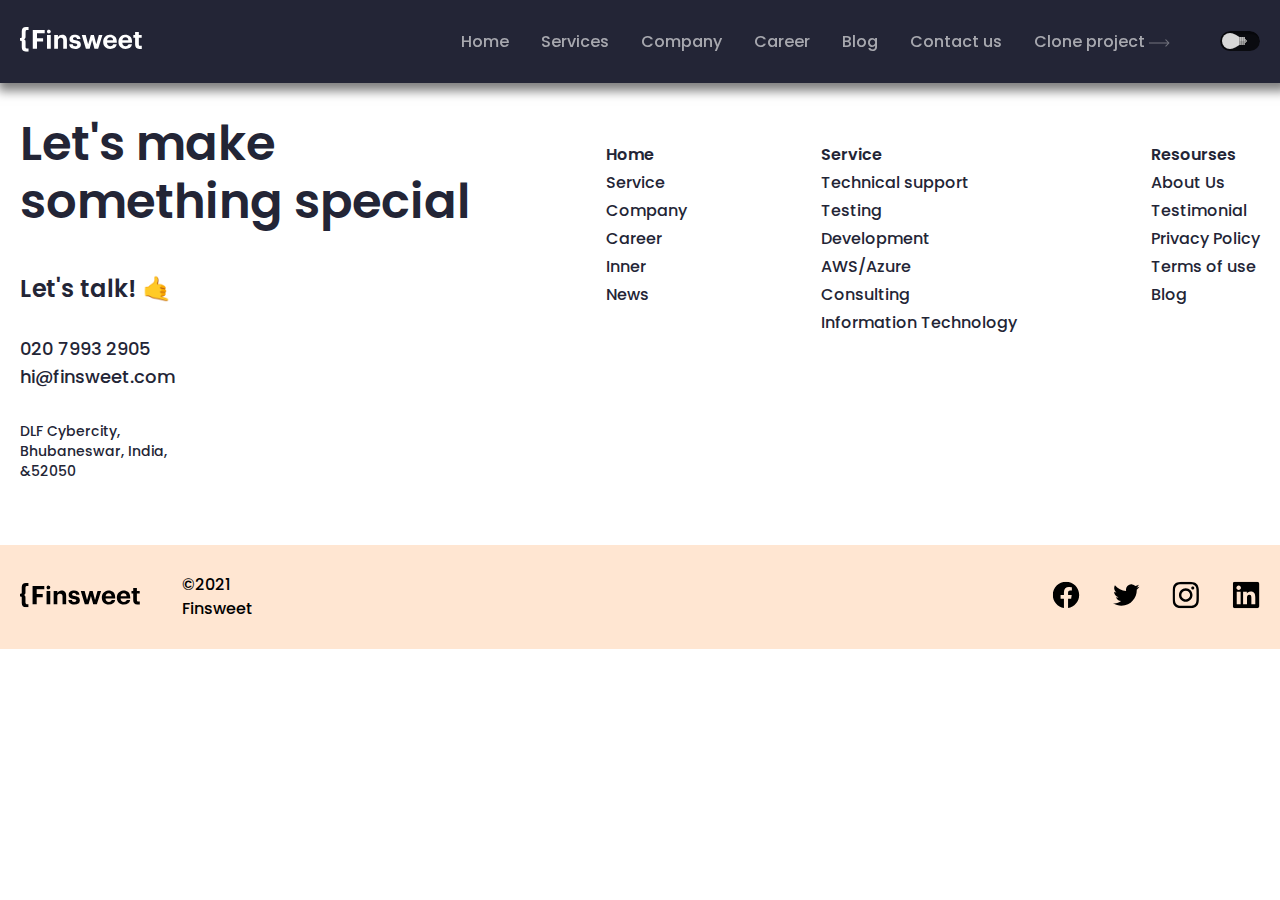
<file: pages/blog-inner.html>
<!DOCTYPE html>
<html lang="en">
  <head>
    <meta charset="UTF-8" />
    <meta name="viewport" content="width=device-width, initial-scale=1.0" />
    <link rel="icon" href="../images/LOGO.jpeg" />
    <title>Blog Inner</title>
    <link rel="stylesheet" href="../scss/main.css" />
  </head>
  <body>
    <header>
      <div class="container">
        <nav>
          <a href="./index.html" class="logo">
            <svg
              xmlns="http://www.w3.org/2000/svg"
              width="122"
              height="25"
              viewBox="0 0 122 25"
            >
              <g clip-path="url(#clip0_201_2)">
                <path
                  d="M121.784 18.8714V21.8905H119.251C116.549 21.8056 115.105 20.3462 115.105 17.6051V10.7097H113.336V8.06125H115.105V5.09619H118.842V8.03037H121.699V10.6711H118.842V17.2344C118.842 18.1224 119.019 18.8328 120.386 18.8328L121.784 18.8714Z"
                />
                <path
                  d="M98.4416 15.0029V14.8021C98.4011 13.914 98.5364 13.0267 98.8395 12.191C99.1427 11.3552 99.6078 10.5876 100.208 9.93193C100.809 9.2763 101.532 8.74561 102.338 8.37027C103.144 7.99493 104.016 7.78232 104.904 7.74463C105.082 7.74463 105.267 7.74463 105.445 7.74463C108.974 7.74463 112.07 9.79855 112.07 14.694V15.7364H102.264C102.364 17.9911 103.584 19.2651 105.638 19.2651C107.406 19.2651 108.232 18.493 108.472 17.3656H112.001C111.568 20.3075 109.221 21.9445 105.507 21.9445C101.43 21.9136 98.4416 19.3346 98.4416 15.0029ZM108.395 13.3736C108.263 11.3197 107.229 10.3313 105.43 10.3313C103.63 10.3313 102.596 11.4432 102.341 13.3736H108.395Z"
                />
                <path
                  d="M83.1838 15.0029V14.8021C83.1433 13.9153 83.278 13.0291 83.5802 12.1944C83.8824 11.3596 84.3462 10.5926 84.9449 9.9372C85.5437 9.28177 86.2658 8.75078 87.0699 8.37456C87.874 7.99835 88.7444 7.78429 89.6312 7.74463C89.8088 7.74463 89.9942 7.74463 90.1717 7.74463C93.7005 7.74463 96.8045 9.79855 96.8045 14.694V15.7364H87.0059C87.1063 17.9911 88.3263 19.2651 90.3802 19.2651C92.1485 19.2651 92.9747 18.493 93.214 17.3656H96.7428C96.3026 20.3075 93.9553 21.9445 90.2412 21.9445C86.172 21.9136 83.1838 19.3346 83.1838 15.0029ZM93.1368 13.3736C93.0055 11.3197 91.9709 10.3313 90.1717 10.3313C88.3726 10.3313 87.3688 11.4741 87.0831 13.3659L93.1368 13.3736Z"
                />
                <path
                  d="M61.7725 8.03027H65.7259L68.1427 17.188L70.7912 8.03027H73.8798L76.2735 17.188L78.8216 8.03027H82.443L78.1498 21.6356H74.4435L72.127 13.0956L69.6484 21.6356H65.8958L61.7725 8.03027Z"
                />
                <path
                  d="M49.209 17.358H52.7377C52.8999 18.5858 53.5099 19.2884 55.1314 19.2884C56.583 19.2884 57.2548 18.7402 57.2548 17.8059C57.2548 16.8716 56.4827 16.4778 54.506 16.1998C50.8846 15.6516 49.487 14.6092 49.487 11.953C49.487 9.11918 52.0814 7.71387 54.892 7.71387C57.9111 7.71387 60.189 8.81032 60.5133 11.9375H57.0309C57.0087 11.6958 56.9388 11.4608 56.8252 11.2462C56.7117 11.0317 56.5567 10.8417 56.3693 10.6873C56.1819 10.533 55.9658 10.4173 55.7335 10.3469C55.5011 10.2766 55.2571 10.2529 55.0156 10.2774H54.8997C53.6797 10.2774 52.9694 10.8488 52.9694 11.6827C52.9694 12.5167 53.6257 12.8796 55.6178 13.1653C58.9999 13.6749 60.8916 14.532 60.8916 17.443C60.8916 20.354 58.7528 21.9137 55.17 21.9137C51.5872 21.9137 49.3094 20.2999 49.209 17.358Z"
                />
                <path
                  d="M34.2139 8.03049H37.9511V10.1848C38.3723 9.39406 39.0117 8.74088 39.7933 8.30288C40.5748 7.86487 41.4657 7.66045 42.3601 7.7139C45.0085 7.7139 46.9312 9.3277 46.9312 13.0109V21.6667H43.2403V13.5514C43.2403 11.7059 42.5222 10.8257 40.8544 10.8257C40.5019 10.795 40.1467 10.8342 39.8094 10.9411C39.4721 11.048 39.1593 11.2205 38.8888 11.4487C38.6183 11.6768 38.3955 11.9561 38.2333 12.2706C38.0711 12.5851 37.9725 12.9285 37.9434 13.2811C37.9241 13.4453 37.9241 13.6111 37.9434 13.7753V21.6358H34.2139V8.03049Z"
                />
                <path
                  d="M27.0022 4.60972C26.9887 4.2371 27.086 3.86885 27.2819 3.55157C27.4777 3.2343 27.7633 2.98228 28.1025 2.82742C28.4417 2.67256 28.8192 2.62182 29.1872 2.68162C29.5553 2.74143 29.8973 2.90909 30.17 3.16339C30.4427 3.41768 30.6338 3.74717 30.7191 4.11014C30.8044 4.4731 30.7801 4.85323 30.6493 5.20238C30.5184 5.55153 30.287 5.85401 29.9841 6.07153C29.6813 6.28904 29.3207 6.4118 28.948 6.42428H28.8785C28.6473 6.43891 28.4154 6.40774 28.1961 6.33255C27.9769 6.25736 27.7747 6.13963 27.6011 5.98611C27.4275 5.83258 27.2859 5.6463 27.1845 5.43793C27.083 5.22956 27.0237 5.00321 27.0099 4.77187C27.0035 4.71807 27.0009 4.66388 27.0022 4.60972ZM27.0022 8.03035H30.778V21.6357H27.0177L27.0022 8.03035Z"
                />
                <path
                  d="M12.7715 3.04224H24.709V6.33932H16.9874V11.2579H23.1029V14.4315H16.9797V21.6357H12.7715V3.04224Z"
                />
                <path
                  d="M5.56722 9.12683C5.56722 10.2928 5.56722 11.7135 3.96114 12.2927C5.60582 12.8563 5.56722 14.0532 5.56722 15.3041V19.937C5.56722 20.8172 5.92241 21.35 6.55557 21.4813C6.6947 21.5282 6.84127 21.5491 6.98797 21.543H8.53228V24.6316H5.98418C3.2662 24.6316 1.76823 23.0873 1.76823 20.2227V14.7404C1.74895 14.4589 1.62485 14.1949 1.42043 14.0005C1.216 13.8061 0.946116 13.6954 0.664051 13.6903H0V10.98H0.664051C0.951744 10.9762 1.22693 10.8618 1.43252 10.6605C1.63812 10.4592 1.75833 10.1865 1.76823 9.89899V4.33949C1.76823 1.52114 3.23532 0 5.98418 0H8.55544V3.04228H7.01114C6.86426 3.0427 6.71835 3.06615 6.57873 3.11177C5.94557 3.27392 5.59038 3.79899 5.59038 4.65608L5.56722 9.12683Z"
                />
              </g>
              <defs>
                <clipPath id="clip0_201_2">
                  <rect width="122" height="24.7089" />
                </clipPath>
              </defs>
            </svg>
          </a>

          <div class="nav_items">
            <div class="nav-items">
              <a href="../index.html">Home</a>
              <a href="./service.html">Services</a>
              <a href="./company.html">Company</a>
              <a href="./career.html">Career</a>
              <a href="./blog.html">Blog</a>
              <a href="./contact.html">Contact us</a>
              <a href="./team.html"
                >Clone project
                <svg
                  xmlns="http://www.w3.org/2000/svg"
                  width="21"
                  height="8"
                  viewBox="0 0 21 8"
                >
                  <path
                    d="M20.3536 4.35355C20.5488 4.15829 20.5488 3.84171 20.3536 3.64645L17.1716 0.464466C16.9763 0.269204 16.6597 0.269204 16.4645 0.464466C16.2692 0.659728 16.2692 0.976311 16.4645 1.17157L19.2929 4L16.4645 6.82843C16.2692 7.02369 16.2692 7.34027 16.4645 7.53553C16.6597 7.7308 16.9763 7.7308 17.1716 7.53553L20.3536 4.35355ZM0 4.5L20 4.5V3.5L0 3.5L0 4.5Z"
                  />
                </svg>
              </a>
            </div>
            <div class="nav-btn">
              <button id="dark-light">
                <input type="checkbox" class="l" />
              </button>
              <div class="burger_menu" id="burger_menu">
                <span class="burger_menu_top"></span>
                <span class="burger_menu_center"></span>
                <span class="burger_menu_bottom"></span>
              </div>
            </div>
          </div>
        </nav>
      </div>
    </header>
    <main>
      <section class="home-hero">
        <div class="container"></div>
      </section>
    </main>
    <footer>
      <div class="container">
        <div class="footer__cards">
          <div class="footer__card">
            <h5>Let's make something special</h5>
            <p>Let's talk! 🤙</p>
            <div class="foot_link">
              <a href="tel:020 7993 2905">020 7993 2905</a>
              <a href="hi@finsweet.com">hi@finsweet.com</a>
              <p>DLF Cybercity, Bhubaneswar, India, &52050</p>
            </div>
          </div>
          <div class="footer__card">
            <h6><a href="../index.html">Home</a></h6>
            <a href="./service.html">Service</a>
            <a href="./company.html">Company</a>
            <a href="./career.html">Career</a>
            <a href="./inner.html">Inner</a>
            <a href="#">News</a>
          </div>
          <div class="footer__card">
            <h6>Service</h6>
            <a href="#">Technical support</a>
            <a href="#">Testing</a>
            <a href="#">Development</a>
            <a href="#">AWS/Azure </a>
            <a href="#">Consulting </a>
            <a href="#">Information Technology </a>
          </div>
          <div class="footer__card">
            <h6>Resourses</h6>
            <a href="#">About Us</a>
            <a href="#">Testimonial</a>
            <a href="./privacy.html">Privacy Policy</a>
            <a href="#">Terms of use</a>
            <a href=".blog.html">Blog</a>
          </div>
        </div>
      </div>
      <div class="footer__bottom">
        <div class="container">
          <div class="foot_bottom-cards">
            <div class="foot_bottom-left">
              <a href="./index.html" class="logo">
                <svg
                  xmlns="http://www.w3.org/2000/svg"
                  width="120"
                  height="25"
                  viewBox="0 0 120 25"
                >
                  <g clip-path="url(#clip0_201_278)">
                    <path
                      d="M119.787 18.5621V21.5317H117.296C114.638 21.4481 113.218 20.0127 113.218 17.3165V10.5342H111.479V7.92915H113.218V5.0127H116.894V7.89877H119.704V10.4962H116.894V16.9519C116.894 17.8254 117.068 18.5241 118.413 18.5241L119.787 18.5621Z"
                    />
                    <path
                      d="M96.8282 14.7569V14.5594C96.7884 13.6859 96.9214 12.8131 97.2196 11.9911C97.5178 11.1691 97.9753 10.414 98.5658 9.76912C99.1564 9.12424 99.8684 8.60225 100.661 8.23306C101.454 7.86387 102.311 7.65475 103.185 7.61768C103.36 7.61768 103.542 7.61768 103.717 7.61768C107.188 7.61768 110.233 9.63793 110.233 14.4531V15.4784H100.588C100.686 17.6962 101.886 18.9493 103.907 18.9493C105.646 18.9493 106.459 18.1898 106.694 17.081H110.165C109.74 19.9746 107.431 21.5848 103.778 21.5848C99.7674 21.5544 96.8282 19.0177 96.8282 14.7569ZM106.618 13.1544C106.489 11.1341 105.471 10.162 103.702 10.162C101.932 10.162 100.914 11.2557 100.664 13.1544H106.618Z"
                    />
                    <path
                      d="M81.8204 14.7569V14.5594C81.7806 13.6871 81.9131 12.8156 82.2103 11.9945C82.5076 11.1734 82.9637 10.419 83.5527 9.77431C84.1416 9.12962 84.8519 8.60733 85.6428 8.23728C86.4337 7.86723 87.2898 7.65669 88.1622 7.61768C88.3368 7.61768 88.5191 7.61768 88.6938 7.61768C92.1647 7.61768 95.2178 9.63793 95.2178 14.4531V15.4784H85.5799C85.6786 17.6962 86.8786 18.9493 88.8989 18.9493C90.6381 18.9493 91.4508 18.1898 91.6862 17.081H95.1571C94.7242 19.9746 92.4153 21.5848 88.7622 21.5848C84.7596 21.5544 81.8204 19.0177 81.8204 14.7569ZM91.6103 13.1544C91.4811 11.1341 90.4634 10.162 88.6938 10.162C86.9242 10.162 85.9368 11.286 85.6558 13.1468L91.6103 13.1544Z"
                    />
                    <path
                      d="M60.7598 7.89868H64.6484L67.0256 16.9063L69.6306 7.89868H72.6686L75.0231 16.9063L77.5294 7.89868H81.0914L76.8686 21.281H73.2231L70.9446 12.881L68.5066 21.281H64.8155L60.7598 7.89868Z"
                    />
                    <path
                      d="M48.4023 17.0735H51.8732C52.0327 18.2811 52.6327 18.9722 54.2277 18.9722C55.6555 18.9722 56.3163 18.433 56.3163 17.514C56.3163 16.595 55.5568 16.2077 53.6125 15.9342C50.0504 15.395 48.6758 14.3697 48.6758 11.757C48.6758 8.96968 51.2277 7.5874 53.9922 7.5874C56.9618 7.5874 59.2023 8.66588 59.5213 11.7418H56.096C56.0742 11.504 56.0054 11.2729 55.8937 11.0619C55.782 10.8508 55.6296 10.6639 55.4453 10.5121C55.261 10.3603 55.0484 10.2465 54.8199 10.1773C54.5913 10.1081 54.3513 10.0848 54.1137 10.1089H53.9998C52.7998 10.1089 52.1011 10.6709 52.1011 11.4912C52.1011 12.3115 52.7466 12.6684 54.7061 12.9494C58.0327 13.4507 59.8935 14.2937 59.8935 17.157C59.8935 20.0203 57.7897 21.5545 54.2656 21.5545C50.7416 21.5545 48.5011 19.9671 48.4023 17.0735Z"
                    />
                    <path
                      d="M33.6533 7.8987H37.3293V10.0177C37.7436 9.23991 38.3725 8.59744 39.1413 8.16662C39.91 7.73579 40.7863 7.53472 41.666 7.5873C44.271 7.5873 46.1622 9.17465 46.1622 12.7974V21.3114H42.5318V13.3291C42.5318 11.5139 41.8255 10.6481 40.185 10.6481C39.8382 10.6179 39.4889 10.6565 39.1572 10.7616C38.8254 10.8668 38.5176 11.0364 38.2516 11.2608C37.9855 11.4852 37.7664 11.76 37.6069 12.0693C37.4473 12.3786 37.3504 12.7164 37.3217 13.0633C37.3027 13.2247 37.3027 13.3879 37.3217 13.5493V21.281H33.6533V7.8987Z"
                    />
                    <path
                      d="M26.5598 4.53425C26.5465 4.16775 26.6422 3.80553 26.8349 3.49346C27.0275 3.18138 27.3085 2.9335 27.6421 2.78117C27.9757 2.62885 28.347 2.57894 28.709 2.63777C29.071 2.69659 29.4074 2.86151 29.6756 3.11163C29.9439 3.36176 30.1318 3.68585 30.2157 4.04286C30.2997 4.39988 30.2758 4.77377 30.1471 5.1172C30.0184 5.46063 29.7907 5.75815 29.4928 5.9721C29.1949 6.18605 28.8403 6.3068 28.4737 6.31906H28.4054C28.1779 6.33346 27.9498 6.3028 27.7342 6.22884C27.5185 6.15489 27.3196 6.03908 27.1489 5.88808C26.9781 5.73707 26.8389 5.55384 26.7391 5.34889C26.6393 5.14393 26.581 4.9213 26.5674 4.69375C26.5611 4.64083 26.5586 4.58753 26.5598 4.53425ZM26.5598 7.89881H30.2737V21.2811H26.575L26.5598 7.89881Z"
                    />
                    <path
                      d="M12.5625 2.99243H24.3043V6.23547H16.7093V11.0734H22.7245V14.195H16.7017V21.281H12.5625V2.99243Z"
                    />
                    <path
                      d="M5.47595 8.97721C5.47595 10.1241 5.47595 11.5215 3.8962 12.0911C5.51393 12.6456 5.47595 13.8228 5.47595 15.0532V19.6101C5.47595 20.4759 5.82532 21 6.4481 21.1291C6.58495 21.1753 6.72912 21.1959 6.87342 21.1899H8.39241V24.2278H5.88608C3.21266 24.2278 1.73924 22.7089 1.73924 19.8911V14.4987C1.72028 14.2219 1.59821 13.9622 1.39714 13.771C1.19607 13.5798 0.930606 13.4709 0.653165 13.4658H0V10.8H0.653165C0.936141 10.7963 1.20682 10.6837 1.40904 10.4858C1.61126 10.2878 1.72951 10.0195 1.73924 9.73671V4.26835C1.73924 1.4962 3.18228 0 5.88608 0H8.41519V2.9924H6.8962C6.75173 2.99282 6.60822 3.01589 6.47089 3.06076C5.8481 3.22025 5.49873 3.73671 5.49873 4.57975L5.47595 8.97721Z"
                    />
                  </g>
                  <defs>
                    <clipPath id="clip0_201_278">
                      <rect width="120" height="24.3038" />
                    </clipPath>
                  </defs>
                </svg>
              </a>
              <p>©2021 Finsweet</p>
            </div>
            <div class="foot_bottom-right">
              <a href="https://www.facebook.com/?locale=ru_RU">
                <svg
                  xmlns="http://www.w3.org/2000/svg"
                  width="28"
                  height="28"
                  viewBox="0 0 16 17"
                >
                  <g clip-path="url(#clip0_1_1760)">
                    <path
                      d="M16 8.52246C16 4.10418 12.4183 0.522461 8 0.522461C3.58172 0.522461 0 4.10418 0 8.52246C0 12.5154 2.92547 15.8251 6.75 16.4253V10.835H4.71875V8.52246H6.75V6.75996C6.75 4.75496 7.94438 3.64746 9.77172 3.64746C10.6467 3.64746 11.5625 3.80371 11.5625 3.80371V5.77246H10.5538C9.56 5.77246 9.25 6.38918 9.25 7.02246V8.52246H11.4688L11.1141 10.835H9.25V16.4253C13.0745 15.8251 16 12.5154 16 8.52246Z"
                    />
                  </g>
                  <defs>
                    <clipPath id="clip0_1_1760">
                      <rect
                        width="28"
                        height="16"
                        transform="translate(0 0.522461)"
                      />
                    </clipPath>
                  </defs>
                </svg>
              </a>
              <a href="https://twitter.com/?lang=ru">
                <svg
                  xmlns="http://www.w3.org/2000/svg"
                  width="28"
                  height="28"
                  viewBox="0 0 17 17"
                >
                  <g clip-path="url(#clip0_1_1762)">
                    <path
                      d="M5.69994 15.0225C11.7362 15.0225 15.0387 10.0203 15.0387 5.6837C15.0387 5.54308 15.0356 5.39933 15.0293 5.2587C15.6718 4.7941 16.2262 4.21863 16.6665 3.55933C16.0682 3.82553 15.4329 3.99938 14.7824 4.07495C15.4674 3.6644 15.9802 3.01944 16.2259 2.25964C15.5815 2.6415 14.8769 2.91087 14.1421 3.0562C13.6471 2.53017 12.9925 2.18187 12.2796 2.06516C11.5668 1.94845 10.8353 2.06983 10.1983 2.41053C9.56137 2.75122 9.05437 3.29226 8.75574 3.95C8.4571 4.60774 8.38346 5.34554 8.54619 6.04933C7.2415 5.98385 5.96513 5.64493 4.79983 5.05453C3.63452 4.46412 2.6063 3.63542 1.78182 2.62214C1.36277 3.34462 1.23454 4.19956 1.42319 5.01319C1.61184 5.82682 2.10321 6.53809 2.79744 7.00245C2.27626 6.9859 1.76649 6.84558 1.31025 6.59308V6.6337C1.30979 7.39189 1.5719 8.12685 2.05204 8.71364C2.53219 9.30043 3.20072 9.70284 3.944 9.85245C3.46121 9.98455 2.95449 10.0038 2.46307 9.9087C2.67281 10.5608 3.08089 11.1311 3.63035 11.54C4.17982 11.949 4.84325 12.1762 5.52807 12.19C4.36545 13.1032 2.92929 13.5985 1.45088 13.5962C1.1887 13.5958 0.92677 13.5797 0.666504 13.5481C2.16841 14.5116 3.91552 15.0234 5.69994 15.0225Z"
                    />
                  </g>
                  <defs>
                    <clipPath id="clip0_1_1762">
                      <rect
                        width="28"
                        height="16"
                        transform="translate(0.666504 0.522461)"
                      />
                    </clipPath>
                  </defs>
                </svg>
              </a>
              <a id="instagram" href="https://www.instagram.com/">
                <svg
                  xmlns="http://www.w3.org/2000/svg"
                  width="28"
                  height="28"
                  viewBox="0 0 17 17"
                >
                  <g clip-path="url(#clip0_1_1764)">
                    <path
                      d="M8.3335 1.96309C10.471 1.96309 10.7241 1.97246 11.5647 2.00996C12.346 2.04434 12.7679 2.17559 13.0491 2.28496C13.421 2.42871 13.6897 2.60371 13.9679 2.88184C14.2491 3.16309 14.421 3.42871 14.5647 3.80059C14.6741 4.08184 14.8054 4.50684 14.8397 5.28496C14.8772 6.12871 14.8866 6.38184 14.8866 8.51621C14.8866 10.6537 14.8772 10.9068 14.8397 11.7475C14.8054 12.5287 14.6741 12.9506 14.5647 13.2318C14.421 13.6037 14.246 13.8725 13.9679 14.1506C13.6866 14.4318 13.421 14.6037 13.0491 14.7475C12.7679 14.8568 12.3429 14.9881 11.5647 15.0225C10.721 15.06 10.4679 15.0693 8.3335 15.0693C6.196 15.0693 5.94287 15.06 5.10225 15.0225C4.321 14.9881 3.89912 14.8568 3.61787 14.7475C3.246 14.6037 2.97725 14.4287 2.69912 14.1506C2.41787 13.8693 2.246 13.6037 2.10225 13.2318C1.99287 12.9506 1.86162 12.5256 1.82725 11.7475C1.78975 10.9037 1.78037 10.6506 1.78037 8.51621C1.78037 6.37871 1.78975 6.12559 1.82725 5.28496C1.86162 4.50371 1.99287 4.08184 2.10225 3.80059C2.246 3.42871 2.421 3.15996 2.69912 2.88184C2.98037 2.60059 3.246 2.42871 3.61787 2.28496C3.89912 2.17559 4.32412 2.04434 5.10225 2.00996C5.94287 1.97246 6.196 1.96309 8.3335 1.96309ZM8.3335 0.522461C6.16162 0.522461 5.88975 0.531836 5.03662 0.569336C4.18662 0.606836 3.60225 0.744336 3.096 0.941211C2.56787 1.14746 2.121 1.41934 1.67725 1.86621C1.23037 2.30996 0.958496 2.75684 0.752246 3.28184C0.555371 3.79121 0.417871 4.37246 0.380371 5.22246C0.342871 6.07871 0.333496 6.35059 0.333496 8.52246C0.333496 10.6943 0.342871 10.9662 0.380371 11.8193C0.417871 12.6693 0.555371 13.2537 0.752246 13.76C0.958496 14.2881 1.23037 14.735 1.67725 15.1787C2.121 15.6225 2.56787 15.8975 3.09287 16.1006C3.60225 16.2975 4.1835 16.435 5.0335 16.4725C5.88662 16.51 6.1585 16.5193 8.33037 16.5193C10.5022 16.5193 10.7741 16.51 11.6272 16.4725C12.4772 16.435 13.0616 16.2975 13.5679 16.1006C14.0929 15.8975 14.5397 15.6225 14.9835 15.1787C15.4272 14.735 15.7022 14.2881 15.9054 13.7631C16.1022 13.2537 16.2397 12.6725 16.2772 11.8225C16.3147 10.9693 16.3241 10.6975 16.3241 8.52559C16.3241 6.35371 16.3147 6.08184 16.2772 5.22871C16.2397 4.37871 16.1022 3.79434 15.9054 3.28809C15.7085 2.75684 15.4366 2.30996 14.9897 1.86621C14.546 1.42246 14.0991 1.14746 13.5741 0.944336C13.0647 0.747461 12.4835 0.609961 11.6335 0.572461C10.7772 0.531836 10.5054 0.522461 8.3335 0.522461Z"
                    />
                    <path
                      d="M8.3335 4.41309C6.06475 4.41309 4.22412 6.25371 4.22412 8.52246C4.22412 10.7912 6.06475 12.6318 8.3335 12.6318C10.6022 12.6318 12.4429 10.7912 12.4429 8.52246C12.4429 6.25371 10.6022 4.41309 8.3335 4.41309ZM8.3335 11.1881C6.86162 11.1881 5.66787 9.99434 5.66787 8.52246C5.66787 7.05059 6.86162 5.85684 8.3335 5.85684C9.80537 5.85684 10.9991 7.05059 10.9991 8.52246C10.9991 9.99434 9.80537 11.1881 8.3335 11.1881Z"
                    />
                    <path
                      d="M13.5647 4.25064C13.5647 4.78189 13.1335 5.21001 12.6054 5.21001C12.0741 5.21001 11.646 4.77876 11.646 4.25064C11.646 3.71939 12.0772 3.29126 12.6054 3.29126C13.1335 3.29126 13.5647 3.72251 13.5647 4.25064Z"
                    />
                  </g>
                  <defs>
                    <clipPath id="clip0_1_1764">
                      <rect
                        width="28"
                        height="16"
                        transform="translate(0.333496 0.522461)"
                      />
                    </clipPath>
                  </defs>
                </svg>
              </a>
              <a href="https://ru.linkedin.com/">
                <svg
                  xmlns="http://www.w3.org/2000/svg"
                  width="28"
                  height="28"
                  viewBox="0 0 16 17"
                >
                  <g clip-path="url(#clip0_1_1769)">
                    <path
                      d="M14.8156 0.522461H1.18125C0.528125 0.522461 0 1.03809 0 1.67559V15.3662C0 16.0037 0.528125 16.5225 1.18125 16.5225H14.8156C15.4688 16.5225 16 16.0037 16 15.3693V1.67559C16 1.03809 15.4688 0.522461 14.8156 0.522461ZM4.74687 14.1568H2.37188V6.51934H4.74687V14.1568ZM3.55938 5.47871C2.79688 5.47871 2.18125 4.86309 2.18125 4.10371C2.18125 3.34434 2.79688 2.72871 3.55938 2.72871C4.31875 2.72871 4.93437 3.34434 4.93437 4.10371C4.93437 4.85996 4.31875 5.47871 3.55938 5.47871ZM13.6344 14.1568H11.2625V10.4443C11.2625 9.55996 11.2469 8.41934 10.0281 8.41934C8.79375 8.41934 8.60625 9.38496 8.60625 10.3818V14.1568H6.2375V6.51934H8.5125V7.56309H8.54375C8.85938 6.96309 9.63438 6.32871 10.7875 6.32871C13.1906 6.32871 13.6344 7.90996 13.6344 9.96621V14.1568Z"
                    />
                  </g>
                  <defs>
                    <clipPath id="clip0_1_1769">
                      <rect
                        width="28"
                        height="16"
                        transform="translate(0 0.522461)"
                      />
                    </clipPath>
                  </defs>
                </svg>
              </a>
            </div>
          </div>
        </div>
      </div>
    </footer>

    <script src="../js/main.js"></script>
  </body>
</html>
</file>
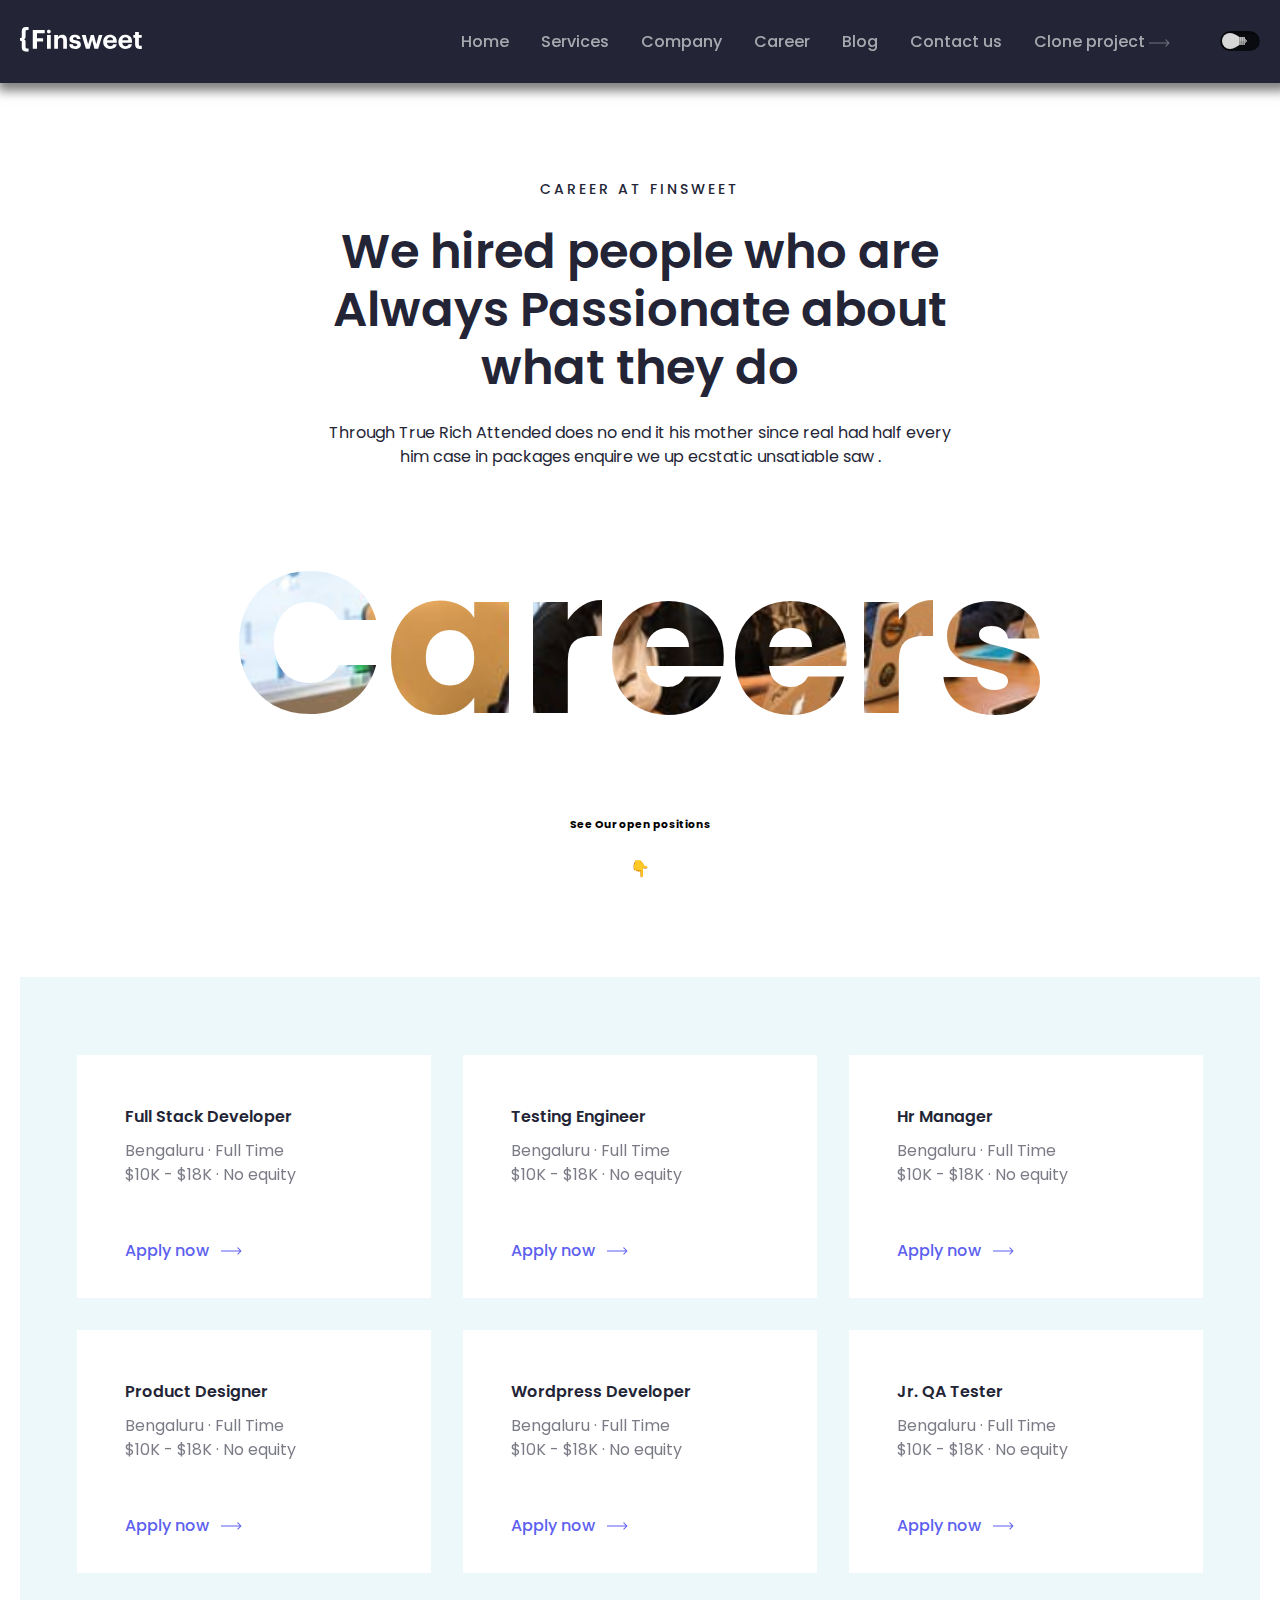
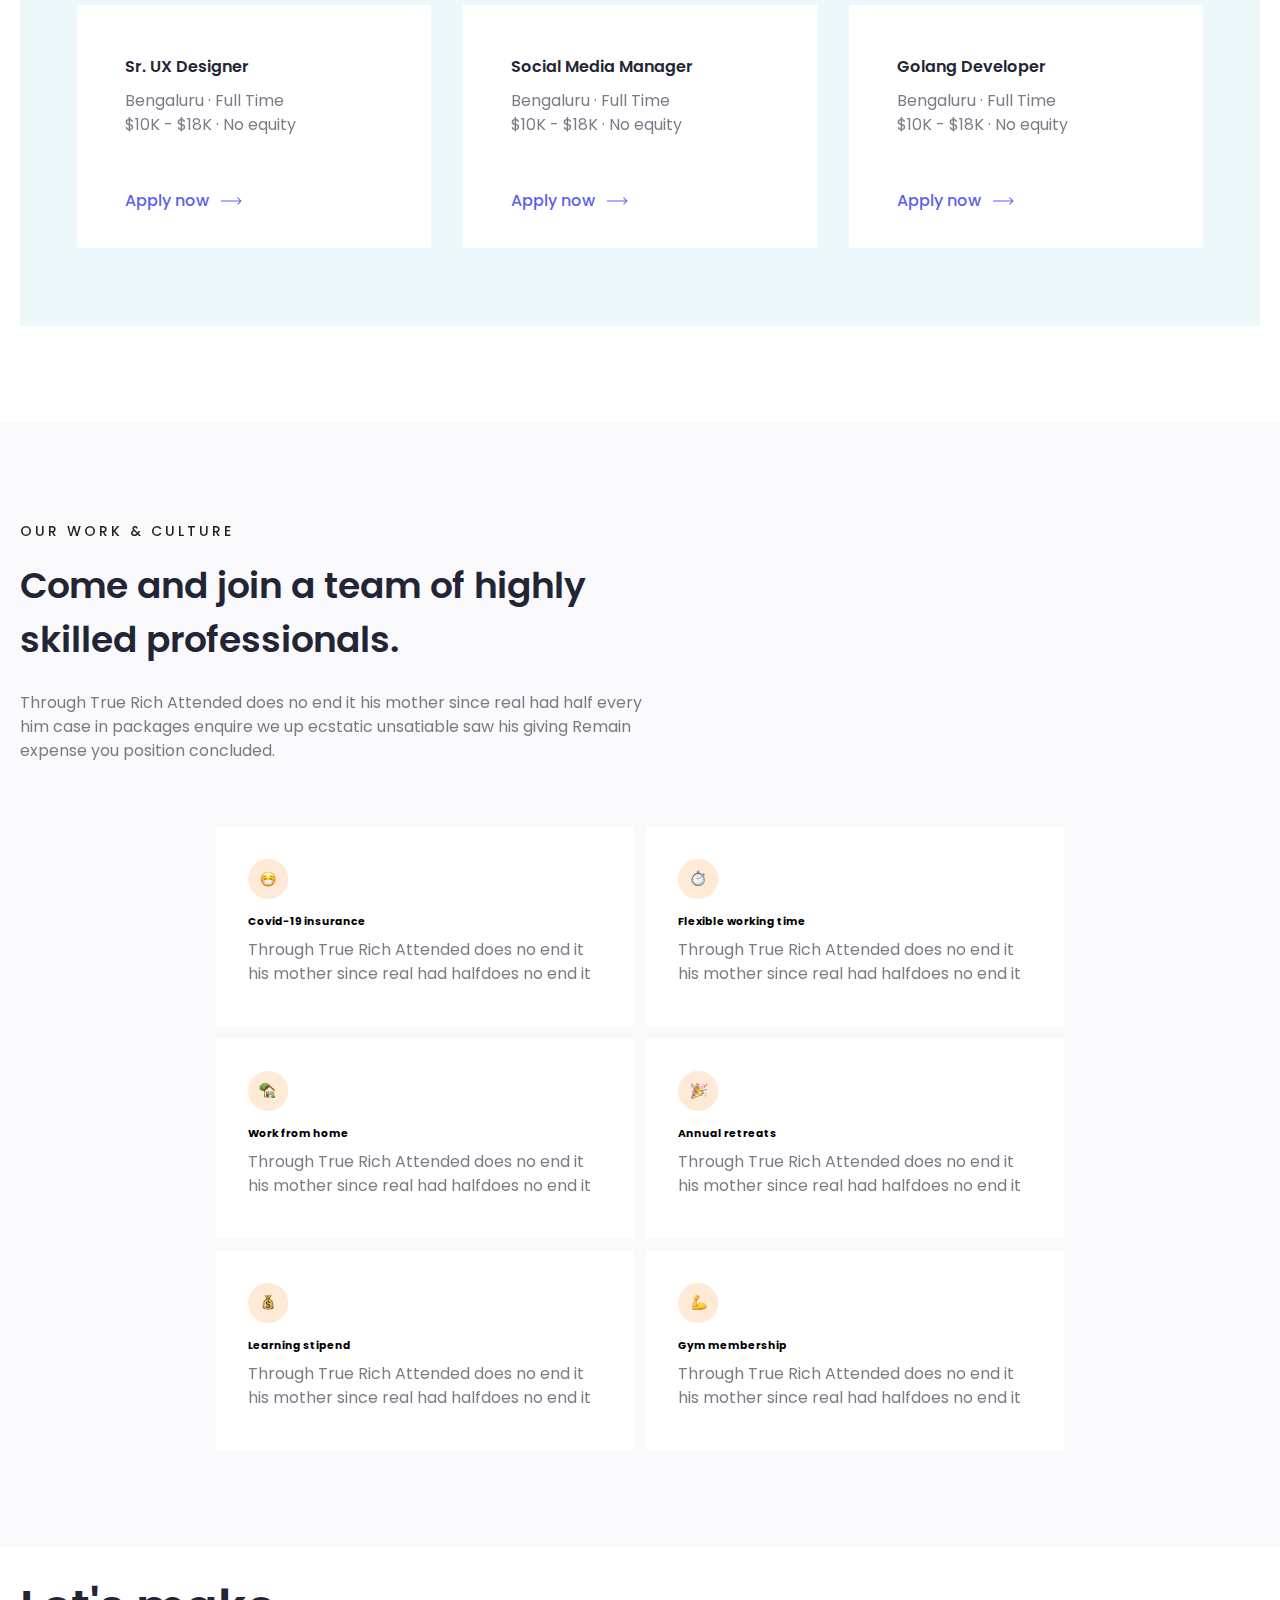
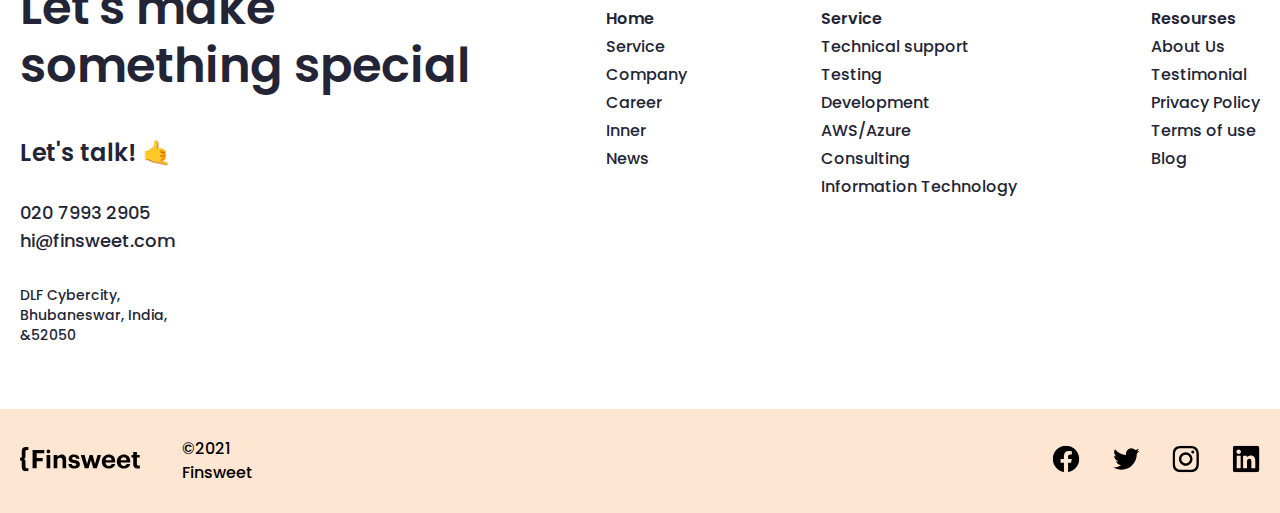
<file: pages/career.html>
<!DOCTYPE html>
<html lang="en">
  <head>
    <meta charset="UTF-8" />
    <meta name="viewport" content="width=device-width, initial-scale=1.0" />
    <link rel="icon" href="../images/LOGO.jpeg" />
    <style>
      @import url('https://fonts.googleapis.com/css2?family=Montserrat:wght@400;500&family=Poppins:wght@900&family=Rubik:wght@700;900&display=swap');
    </style>
    <title>Blog Inner</title>
    <link rel="stylesheet" href="../scss/main.css" />
  </head>
  <body>
    <header>
      <div class="container">
        <nav>
          <a href="../index.html" class="logo">
            <svg
              xmlns="http://www.w3.org/2000/svg"
              width="122"
              height="25"
              viewBox="0 0 122 25"
            >
              <g clip-path="url(#clip0_201_2)">
                <path
                  d="M121.784 18.8714V21.8905H119.251C116.549 21.8056 115.105 20.3462 115.105 17.6051V10.7097H113.336V8.06125H115.105V5.09619H118.842V8.03037H121.699V10.6711H118.842V17.2344C118.842 18.1224 119.019 18.8328 120.386 18.8328L121.784 18.8714Z"
                />
                <path
                  d="M98.4416 15.0029V14.8021C98.4011 13.914 98.5364 13.0267 98.8395 12.191C99.1427 11.3552 99.6078 10.5876 100.208 9.93193C100.809 9.2763 101.532 8.74561 102.338 8.37027C103.144 7.99493 104.016 7.78232 104.904 7.74463C105.082 7.74463 105.267 7.74463 105.445 7.74463C108.974 7.74463 112.07 9.79855 112.07 14.694V15.7364H102.264C102.364 17.9911 103.584 19.2651 105.638 19.2651C107.406 19.2651 108.232 18.493 108.472 17.3656H112.001C111.568 20.3075 109.221 21.9445 105.507 21.9445C101.43 21.9136 98.4416 19.3346 98.4416 15.0029ZM108.395 13.3736C108.263 11.3197 107.229 10.3313 105.43 10.3313C103.63 10.3313 102.596 11.4432 102.341 13.3736H108.395Z"
                />
                <path
                  d="M83.1838 15.0029V14.8021C83.1433 13.9153 83.278 13.0291 83.5802 12.1944C83.8824 11.3596 84.3462 10.5926 84.9449 9.9372C85.5437 9.28177 86.2658 8.75078 87.0699 8.37456C87.874 7.99835 88.7444 7.78429 89.6312 7.74463C89.8088 7.74463 89.9942 7.74463 90.1717 7.74463C93.7005 7.74463 96.8045 9.79855 96.8045 14.694V15.7364H87.0059C87.1063 17.9911 88.3263 19.2651 90.3802 19.2651C92.1485 19.2651 92.9747 18.493 93.214 17.3656H96.7428C96.3026 20.3075 93.9553 21.9445 90.2412 21.9445C86.172 21.9136 83.1838 19.3346 83.1838 15.0029ZM93.1368 13.3736C93.0055 11.3197 91.9709 10.3313 90.1717 10.3313C88.3726 10.3313 87.3688 11.4741 87.0831 13.3659L93.1368 13.3736Z"
                />
                <path
                  d="M61.7725 8.03027H65.7259L68.1427 17.188L70.7912 8.03027H73.8798L76.2735 17.188L78.8216 8.03027H82.443L78.1498 21.6356H74.4435L72.127 13.0956L69.6484 21.6356H65.8958L61.7725 8.03027Z"
                />
                <path
                  d="M49.209 17.358H52.7377C52.8999 18.5858 53.5099 19.2884 55.1314 19.2884C56.583 19.2884 57.2548 18.7402 57.2548 17.8059C57.2548 16.8716 56.4827 16.4778 54.506 16.1998C50.8846 15.6516 49.487 14.6092 49.487 11.953C49.487 9.11918 52.0814 7.71387 54.892 7.71387C57.9111 7.71387 60.189 8.81032 60.5133 11.9375H57.0309C57.0087 11.6958 56.9388 11.4608 56.8252 11.2462C56.7117 11.0317 56.5567 10.8417 56.3693 10.6873C56.1819 10.533 55.9658 10.4173 55.7335 10.3469C55.5011 10.2766 55.2571 10.2529 55.0156 10.2774H54.8997C53.6797 10.2774 52.9694 10.8488 52.9694 11.6827C52.9694 12.5167 53.6257 12.8796 55.6178 13.1653C58.9999 13.6749 60.8916 14.532 60.8916 17.443C60.8916 20.354 58.7528 21.9137 55.17 21.9137C51.5872 21.9137 49.3094 20.2999 49.209 17.358Z"
                />
                <path
                  d="M34.2139 8.03049H37.9511V10.1848C38.3723 9.39406 39.0117 8.74088 39.7933 8.30288C40.5748 7.86487 41.4657 7.66045 42.3601 7.7139C45.0085 7.7139 46.9312 9.3277 46.9312 13.0109V21.6667H43.2403V13.5514C43.2403 11.7059 42.5222 10.8257 40.8544 10.8257C40.5019 10.795 40.1467 10.8342 39.8094 10.9411C39.4721 11.048 39.1593 11.2205 38.8888 11.4487C38.6183 11.6768 38.3955 11.9561 38.2333 12.2706C38.0711 12.5851 37.9725 12.9285 37.9434 13.2811C37.9241 13.4453 37.9241 13.6111 37.9434 13.7753V21.6358H34.2139V8.03049Z"
                />
                <path
                  d="M27.0022 4.60972C26.9887 4.2371 27.086 3.86885 27.2819 3.55157C27.4777 3.2343 27.7633 2.98228 28.1025 2.82742C28.4417 2.67256 28.8192 2.62182 29.1872 2.68162C29.5553 2.74143 29.8973 2.90909 30.17 3.16339C30.4427 3.41768 30.6338 3.74717 30.7191 4.11014C30.8044 4.4731 30.7801 4.85323 30.6493 5.20238C30.5184 5.55153 30.287 5.85401 29.9841 6.07153C29.6813 6.28904 29.3207 6.4118 28.948 6.42428H28.8785C28.6473 6.43891 28.4154 6.40774 28.1961 6.33255C27.9769 6.25736 27.7747 6.13963 27.6011 5.98611C27.4275 5.83258 27.2859 5.6463 27.1845 5.43793C27.083 5.22956 27.0237 5.00321 27.0099 4.77187C27.0035 4.71807 27.0009 4.66388 27.0022 4.60972ZM27.0022 8.03035H30.778V21.6357H27.0177L27.0022 8.03035Z"
                />
                <path
                  d="M12.7715 3.04224H24.709V6.33932H16.9874V11.2579H23.1029V14.4315H16.9797V21.6357H12.7715V3.04224Z"
                />
                <path
                  d="M5.56722 9.12683C5.56722 10.2928 5.56722 11.7135 3.96114 12.2927C5.60582 12.8563 5.56722 14.0532 5.56722 15.3041V19.937C5.56722 20.8172 5.92241 21.35 6.55557 21.4813C6.6947 21.5282 6.84127 21.5491 6.98797 21.543H8.53228V24.6316H5.98418C3.2662 24.6316 1.76823 23.0873 1.76823 20.2227V14.7404C1.74895 14.4589 1.62485 14.1949 1.42043 14.0005C1.216 13.8061 0.946116 13.6954 0.664051 13.6903H0V10.98H0.664051C0.951744 10.9762 1.22693 10.8618 1.43252 10.6605C1.63812 10.4592 1.75833 10.1865 1.76823 9.89899V4.33949C1.76823 1.52114 3.23532 0 5.98418 0H8.55544V3.04228H7.01114C6.86426 3.0427 6.71835 3.06615 6.57873 3.11177C5.94557 3.27392 5.59038 3.79899 5.59038 4.65608L5.56722 9.12683Z"
                />
              </g>
              <defs>
                <clipPath id="clip0_201_2">
                  <rect width="122" height="24.7089" />
                </clipPath>
              </defs>
            </svg>
          </a>

          <div class="nav_items">
            <div class="nav-items">
              <a href="../index.html">Home</a>
              <a href="./service.html">Services</a>
              <a href="./company.html">Company</a>
              <a href="./career.html">Career</a>
              <a href="./blog.html">Blog</a>
              <a href="./contact.html">Contact us</a>
              <a href="./team.html"
                >Clone project
                <svg
                  xmlns="http://www.w3.org/2000/svg"
                  width="21"
                  height="8"
                  viewBox="0 0 21 8"
                >
                  <path
                    d="M20.3536 4.35355C20.5488 4.15829 20.5488 3.84171 20.3536 3.64645L17.1716 0.464466C16.9763 0.269204 16.6597 0.269204 16.4645 0.464466C16.2692 0.659728 16.2692 0.976311 16.4645 1.17157L19.2929 4L16.4645 6.82843C16.2692 7.02369 16.2692 7.34027 16.4645 7.53553C16.6597 7.7308 16.9763 7.7308 17.1716 7.53553L20.3536 4.35355ZM0 4.5L20 4.5V3.5L0 3.5L0 4.5Z"
                  />
                </svg>
              </a>
            </div>
            <div class="nav-btn">
              <button id="dark-light">
                <input type="checkbox" class="l" />
              </button>
              <div class="burger_menu" id="burger_menu">
                <span class="burger_menu_top"></span>
                <span class="burger_menu_center"></span>
                <span class="burger_menu_bottom"></span>
              </div>
            </div>
          </div>
        </nav>
      </div>
    </header>


    <main class="career-main-section">
      <section class="career-hero">
        <div class="container">
            <div class="career-hero-content">
               <span>CAREER AT FINSWEET</span>
               <h2>We hired people who are
                Always Passionate about what they do</h2>
                <p>Through True Rich Attended does no end it his mother since real had half every him case in packages enquire we up ecstatic unsatiable saw .</p>
                <div class="text-image">
                    <h1>Careers</h1>
                </div>
                <h6>See Our open positions </h6>
                <p>👇</p>
            </div>
        </div>
      </section>

      <section class="open-positions">
          <div class="container">
              <div class="position-content">
                  <div class="position-cards">
                      <div class="p-card">
                          <h6>Full Stack Developer</h6>
                          <p>Bengaluru · Full Time </p>
                          <p>$10K - $18K · No equity</p>
                          <a href="">
                             Apply now

                             <svg xmlns="http://www.w3.org/2000/svg" width="21" height="8" viewBox="0 0 21 8" >
                              <path d="M20.3536 4.35355C20.5488 4.15829 20.5488 3.84171 20.3536 3.64645L17.1716 0.464466C16.9763 0.269204 16.6597 0.269204 16.4645 0.464466C16.2692 0.659728 16.2692 0.976311 16.4645 1.17157L19.2929 4L16.4645 6.82843C16.2692 7.02369 16.2692 7.34027 16.4645 7.53553C16.6597 7.7308 16.9763 7.7308 17.1716 7.53553L20.3536 4.35355ZM0 4.5L20 4.5V3.5L0 3.5L0 4.5Z"/>
                            </svg>
                          </a>
                      </div>

                      <div class="p-card">
                        <h6>Testing Engineer</h6>
                        <p>Bengaluru · Full Time </p>
                        <p>$10K - $18K · No equity</p>
                        <a href="">
                           Apply now

                           <svg xmlns="http://www.w3.org/2000/svg" width="21" height="8" viewBox="0 0 21 8" >
                            <path d="M20.3536 4.35355C20.5488 4.15829 20.5488 3.84171 20.3536 3.64645L17.1716 0.464466C16.9763 0.269204 16.6597 0.269204 16.4645 0.464466C16.2692 0.659728 16.2692 0.976311 16.4645 1.17157L19.2929 4L16.4645 6.82843C16.2692 7.02369 16.2692 7.34027 16.4645 7.53553C16.6597 7.7308 16.9763 7.7308 17.1716 7.53553L20.3536 4.35355ZM0 4.5L20 4.5V3.5L0 3.5L0 4.5Z" />
                          </svg>
                        </a>
                    </div>

                    <div class="p-card">
                      <h6>Hr Manager</h6>
                      <p>Bengaluru · Full Time </p>
                      <p>$10K - $18K · No equity</p>
                      <a href="">
                         Apply now

                         <svg xmlns="http://www.w3.org/2000/svg" width="21" height="8" viewBox="0 0 21 8" >
                          <path d="M20.3536 4.35355C20.5488 4.15829 20.5488 3.84171 20.3536 3.64645L17.1716 0.464466C16.9763 0.269204 16.6597 0.269204 16.4645 0.464466C16.2692 0.659728 16.2692 0.976311 16.4645 1.17157L19.2929 4L16.4645 6.82843C16.2692 7.02369 16.2692 7.34027 16.4645 7.53553C16.6597 7.7308 16.9763 7.7308 17.1716 7.53553L20.3536 4.35355ZM0 4.5L20 4.5V3.5L0 3.5L0 4.5Z" />
                        </svg>
                      </a>
                  </div>

                  <div class="p-card">
                    <h6>Product Designer</h6>
                    <p>Bengaluru · Full Time </p>
                    <p>$10K - $18K · No equity</p>
                    <a href="">
                       Apply now

                       <svg xmlns="http://www.w3.org/2000/svg" width="21" height="8" viewBox="0 0 21 8" >
                        <path d="M20.3536 4.35355C20.5488 4.15829 20.5488 3.84171 20.3536 3.64645L17.1716 0.464466C16.9763 0.269204 16.6597 0.269204 16.4645 0.464466C16.2692 0.659728 16.2692 0.976311 16.4645 1.17157L19.2929 4L16.4645 6.82843C16.2692 7.02369 16.2692 7.34027 16.4645 7.53553C16.6597 7.7308 16.9763 7.7308 17.1716 7.53553L20.3536 4.35355ZM0 4.5L20 4.5V3.5L0 3.5L0 4.5Z" />
                      </svg>
                    </a>
                </div>

                <div class="p-card">
                  <h6>Wordpress Developer</h6>
                  <p>Bengaluru · Full Time </p>
                  <p>$10K - $18K · No equity</p>
                  <a href="">
                     Apply now

                     <svg xmlns="http://www.w3.org/2000/svg" width="21" height="8" viewBox="0 0 21 8" >
                      <path d="M20.3536 4.35355C20.5488 4.15829 20.5488 3.84171 20.3536 3.64645L17.1716 0.464466C16.9763 0.269204 16.6597 0.269204 16.4645 0.464466C16.2692 0.659728 16.2692 0.976311 16.4645 1.17157L19.2929 4L16.4645 6.82843C16.2692 7.02369 16.2692 7.34027 16.4645 7.53553C16.6597 7.7308 16.9763 7.7308 17.1716 7.53553L20.3536 4.35355ZM0 4.5L20 4.5V3.5L0 3.5L0 4.5Z" />
                    </svg>
                  </a>
              </div>

              <div class="p-card">
                          <h6>Jr. QA Tester</h6>
                          <p>Bengaluru · Full Time </p>
                          <p>$10K - $18K · No equity</p>
                          <a href="">
                             Apply now

                             <svg xmlns="http://www.w3.org/2000/svg" width="21" height="8" viewBox="0 0 21 8" >
                              <path d="M20.3536 4.35355C20.5488 4.15829 20.5488 3.84171 20.3536 3.64645L17.1716 0.464466C16.9763 0.269204 16.6597 0.269204 16.4645 0.464466C16.2692 0.659728 16.2692 0.976311 16.4645 1.17157L19.2929 4L16.4645 6.82843C16.2692 7.02369 16.2692 7.34027 16.4645 7.53553C16.6597 7.7308 16.9763 7.7308 17.1716 7.53553L20.3536 4.35355ZM0 4.5L20 4.5V3.5L0 3.5L0 4.5Z" />
                            </svg>
                          </a>
                      </div>

                      <div class="p-card">
                        <h6>Sr. UX Designer</h6>
                        <p>Bengaluru · Full Time </p>
                        <p>$10K - $18K · No equity</p>
                        <a href="">
                           Apply now

                           <svg xmlns="http://www.w3.org/2000/svg" width="21" height="8" viewBox="0 0 21 8" >
                            <path d="M20.3536 4.35355C20.5488 4.15829 20.5488 3.84171 20.3536 3.64645L17.1716 0.464466C16.9763 0.269204 16.6597 0.269204 16.4645 0.464466C16.2692 0.659728 16.2692 0.976311 16.4645 1.17157L19.2929 4L16.4645 6.82843C16.2692 7.02369 16.2692 7.34027 16.4645 7.53553C16.6597 7.7308 16.9763 7.7308 17.1716 7.53553L20.3536 4.35355ZM0 4.5L20 4.5V3.5L0 3.5L0 4.5Z" />
                          </svg>
                        </a>
                    </div>

                    <div class="p-card">
                      <h6>Social Media Manager</h6>
                      <p>Bengaluru · Full Time </p>
                      <p>$10K - $18K · No equity</p>
                      <a href="">
                         Apply now

                         <svg xmlns="http://www.w3.org/2000/svg" width="21" height="8" viewBox="0 0 21 8" >
                          <path d="M20.3536 4.35355C20.5488 4.15829 20.5488 3.84171 20.3536 3.64645L17.1716 0.464466C16.9763 0.269204 16.6597 0.269204 16.4645 0.464466C16.2692 0.659728 16.2692 0.976311 16.4645 1.17157L19.2929 4L16.4645 6.82843C16.2692 7.02369 16.2692 7.34027 16.4645 7.53553C16.6597 7.7308 16.9763 7.7308 17.1716 7.53553L20.3536 4.35355ZM0 4.5L20 4.5V3.5L0 3.5L0 4.5Z"/>
                        </svg>
                      </a>
                  </div>

                  <div class="p-card">
                    <h6>Golang Developer</h6>
                    <p>Bengaluru · Full Time </p>
                    <p>$10K - $18K · No equity</p>
                    <a href="">
                       Apply now

                       <svg xmlns="http://www.w3.org/2000/svg" width="21" height="8" viewBox="0 0 21 8">
                        <path d="M20.3536 4.35355C20.5488 4.15829 20.5488 3.84171 20.3536 3.64645L17.1716 0.464466C16.9763 0.269204 16.6597 0.269204 16.4645 0.464466C16.2692 0.659728 16.2692 0.976311 16.4645 1.17157L19.2929 4L16.4645 6.82843C16.2692 7.02369 16.2692 7.34027 16.4645 7.53553C16.6597 7.7308 16.9763 7.7308 17.1716 7.53553L20.3536 4.35355ZM0 4.5L20 4.5V3.5L0 3.5L0 4.5Z"/>
                      </svg>
                    </a>
                </div>
                  </div>
              </div>

          </div>
      </section>

      <section class="work-and-culture-section">
        <div class="container">
            <div class="work-and-culture-content">
                <span>OUR WORK & CULTURE</span>
                <h3>Come and join a team of highly skilled professionals.</h3>
                <p>Through True Rich Attended does no end it his mother since real had half every him case in packages enquire we up ecstatic unsatiable saw his giving Remain expense you position concluded. </p>
                <div class="w-c-cards">
                    <div class="wc-card">
                        <div><img src="../images/Shahboz/Culture Icon.png" alt=""></div>
                        <h6>Covid-19 insurance</h6>
                        <p>Through True Rich Attended does no end it his mother since real had halfdoes no end it</p>
                    </div>

                    <div class="wc-card">
                      <div><img src="../images/Shahboz/Culture Icon (1).png" alt=""></div>
                      <h6>Flexible working time</h6>
                      <p>Through True Rich Attended does no end it his mother since real had halfdoes no end it</p>
                    </div>

                    <div class="wc-card">
                      <div><img src="../images/Shahboz/Culture Icon (2).png" alt=""></div>
                      <h6>Work from home</h6>
                      <p>Through True Rich Attended does no end it his mother since real had halfdoes no end it</p>
                    </div>

                    <div class="wc-card">
                      <div><img src="../images/Shahboz/Culture Icon (3).png" alt=""></div>
                      <h6>Annual retreats</h6>
                      <p>Through True Rich Attended does no end it his mother since real had halfdoes no end it</p>
                    </div>

                    <div class="wc-card">
                      <div><img src="../images/Shahboz/Culture Icon (4).png" alt=""></div>
                      <h6>Learning stipend</h6>
                      <p>Through True Rich Attended does no end it his mother since real had halfdoes no end it</p>
                    </div>

                    <div class="wc-card">
                      <div><img src="../images/Shahboz/Culture Icon (5).png" alt=""></div>
                      <h6>Gym membership</h6>
                      <p>Through True Rich Attended does no end it his mother since real had halfdoes no end it</p>
                    </div>
                </div>
            </div>
        </div>
      </section>
    </main>


    <footer>
      <div class="container">
        <div class="footer__cards">
          <div class="footer__card">
            <h5>Let's make something special</h5>
            <p>Let's talk! 🤙</p>
            <div class="foot_link">
              <a href="tel:020 7993 2905">020 7993 2905</a>
              <a href="hi@finsweet.com">hi@finsweet.com</a>
              <p>DLF Cybercity, Bhubaneswar, India, &52050</p>
            </div>
          </div>
          <div class="footer__card">
            <h6><a href="../index.html">Home</a></h6>
            <a href="./service.html">Service</a>
            <a href="./company.html">Company</a>
            <a href="./career.html">Career</a>
            <a href="./inner.html">Inner</a>
            <a href="#">News</a>
          </div>
          <div class="footer__card">
            <h6>Service</h6>
            <a href="#">Technical support</a>
            <a href="#">Testing</a>
            <a href="#">Development</a>
            <a href="#">AWS/Azure </a>
            <a href="#">Consulting </a>
            <a href="#">Information Technology </a>
          </div>
          <div class="footer__card">
            <h6>Resourses</h6>
            <a href="#">About Us</a>
            <a href="#">Testimonial</a>
            <a href="./privacy.html">Privacy Policy</a>
            <a href="#">Terms of use</a>
            <a href=".blog.html">Blog</a>
          </div>
        </div>
      </div>
      <div class="footer__bottom">
        <div class="container">
          <div class="foot_bottom-cards">
            <div class="foot_bottom-left">
              <a href="./index.html" class="logo">
                <svg
                  xmlns="http://www.w3.org/2000/svg"
                  width="120"
                  height="25"
                  viewBox="0 0 120 25"
                >
                  <g clip-path="url(#clip0_201_278)">
                    <path
                      d="M119.787 18.5621V21.5317H117.296C114.638 21.4481 113.218 20.0127 113.218 17.3165V10.5342H111.479V7.92915H113.218V5.0127H116.894V7.89877H119.704V10.4962H116.894V16.9519C116.894 17.8254 117.068 18.5241 118.413 18.5241L119.787 18.5621Z"
                    />
                    <path
                      d="M96.8282 14.7569V14.5594C96.7884 13.6859 96.9214 12.8131 97.2196 11.9911C97.5178 11.1691 97.9753 10.414 98.5658 9.76912C99.1564 9.12424 99.8684 8.60225 100.661 8.23306C101.454 7.86387 102.311 7.65475 103.185 7.61768C103.36 7.61768 103.542 7.61768 103.717 7.61768C107.188 7.61768 110.233 9.63793 110.233 14.4531V15.4784H100.588C100.686 17.6962 101.886 18.9493 103.907 18.9493C105.646 18.9493 106.459 18.1898 106.694 17.081H110.165C109.74 19.9746 107.431 21.5848 103.778 21.5848C99.7674 21.5544 96.8282 19.0177 96.8282 14.7569ZM106.618 13.1544C106.489 11.1341 105.471 10.162 103.702 10.162C101.932 10.162 100.914 11.2557 100.664 13.1544H106.618Z"
                    />
                    <path
                      d="M81.8204 14.7569V14.5594C81.7806 13.6871 81.9131 12.8156 82.2103 11.9945C82.5076 11.1734 82.9637 10.419 83.5527 9.77431C84.1416 9.12962 84.8519 8.60733 85.6428 8.23728C86.4337 7.86723 87.2898 7.65669 88.1622 7.61768C88.3368 7.61768 88.5191 7.61768 88.6938 7.61768C92.1647 7.61768 95.2178 9.63793 95.2178 14.4531V15.4784H85.5799C85.6786 17.6962 86.8786 18.9493 88.8989 18.9493C90.6381 18.9493 91.4508 18.1898 91.6862 17.081H95.1571C94.7242 19.9746 92.4153 21.5848 88.7622 21.5848C84.7596 21.5544 81.8204 19.0177 81.8204 14.7569ZM91.6103 13.1544C91.4811 11.1341 90.4634 10.162 88.6938 10.162C86.9242 10.162 85.9368 11.286 85.6558 13.1468L91.6103 13.1544Z"
                    />
                    <path
                      d="M60.7598 7.89868H64.6484L67.0256 16.9063L69.6306 7.89868H72.6686L75.0231 16.9063L77.5294 7.89868H81.0914L76.8686 21.281H73.2231L70.9446 12.881L68.5066 21.281H64.8155L60.7598 7.89868Z"
                    />
                    <path
                      d="M48.4023 17.0735H51.8732C52.0327 18.2811 52.6327 18.9722 54.2277 18.9722C55.6555 18.9722 56.3163 18.433 56.3163 17.514C56.3163 16.595 55.5568 16.2077 53.6125 15.9342C50.0504 15.395 48.6758 14.3697 48.6758 11.757C48.6758 8.96968 51.2277 7.5874 53.9922 7.5874C56.9618 7.5874 59.2023 8.66588 59.5213 11.7418H56.096C56.0742 11.504 56.0054 11.2729 55.8937 11.0619C55.782 10.8508 55.6296 10.6639 55.4453 10.5121C55.261 10.3603 55.0484 10.2465 54.8199 10.1773C54.5913 10.1081 54.3513 10.0848 54.1137 10.1089H53.9998C52.7998 10.1089 52.1011 10.6709 52.1011 11.4912C52.1011 12.3115 52.7466 12.6684 54.7061 12.9494C58.0327 13.4507 59.8935 14.2937 59.8935 17.157C59.8935 20.0203 57.7897 21.5545 54.2656 21.5545C50.7416 21.5545 48.5011 19.9671 48.4023 17.0735Z"
                    />
                    <path
                      d="M33.6533 7.8987H37.3293V10.0177C37.7436 9.23991 38.3725 8.59744 39.1413 8.16662C39.91 7.73579 40.7863 7.53472 41.666 7.5873C44.271 7.5873 46.1622 9.17465 46.1622 12.7974V21.3114H42.5318V13.3291C42.5318 11.5139 41.8255 10.6481 40.185 10.6481C39.8382 10.6179 39.4889 10.6565 39.1572 10.7616C38.8254 10.8668 38.5176 11.0364 38.2516 11.2608C37.9855 11.4852 37.7664 11.76 37.6069 12.0693C37.4473 12.3786 37.3504 12.7164 37.3217 13.0633C37.3027 13.2247 37.3027 13.3879 37.3217 13.5493V21.281H33.6533V7.8987Z"
                    />
                    <path
                      d="M26.5598 4.53425C26.5465 4.16775 26.6422 3.80553 26.8349 3.49346C27.0275 3.18138 27.3085 2.9335 27.6421 2.78117C27.9757 2.62885 28.347 2.57894 28.709 2.63777C29.071 2.69659 29.4074 2.86151 29.6756 3.11163C29.9439 3.36176 30.1318 3.68585 30.2157 4.04286C30.2997 4.39988 30.2758 4.77377 30.1471 5.1172C30.0184 5.46063 29.7907 5.75815 29.4928 5.9721C29.1949 6.18605 28.8403 6.3068 28.4737 6.31906H28.4054C28.1779 6.33346 27.9498 6.3028 27.7342 6.22884C27.5185 6.15489 27.3196 6.03908 27.1489 5.88808C26.9781 5.73707 26.8389 5.55384 26.7391 5.34889C26.6393 5.14393 26.581 4.9213 26.5674 4.69375C26.5611 4.64083 26.5586 4.58753 26.5598 4.53425ZM26.5598 7.89881H30.2737V21.2811H26.575L26.5598 7.89881Z"
                    />
                    <path
                      d="M12.5625 2.99243H24.3043V6.23547H16.7093V11.0734H22.7245V14.195H16.7017V21.281H12.5625V2.99243Z"
                    />
                    <path
                      d="M5.47595 8.97721C5.47595 10.1241 5.47595 11.5215 3.8962 12.0911C5.51393 12.6456 5.47595 13.8228 5.47595 15.0532V19.6101C5.47595 20.4759 5.82532 21 6.4481 21.1291C6.58495 21.1753 6.72912 21.1959 6.87342 21.1899H8.39241V24.2278H5.88608C3.21266 24.2278 1.73924 22.7089 1.73924 19.8911V14.4987C1.72028 14.2219 1.59821 13.9622 1.39714 13.771C1.19607 13.5798 0.930606 13.4709 0.653165 13.4658H0V10.8H0.653165C0.936141 10.7963 1.20682 10.6837 1.40904 10.4858C1.61126 10.2878 1.72951 10.0195 1.73924 9.73671V4.26835C1.73924 1.4962 3.18228 0 5.88608 0H8.41519V2.9924H6.8962C6.75173 2.99282 6.60822 3.01589 6.47089 3.06076C5.8481 3.22025 5.49873 3.73671 5.49873 4.57975L5.47595 8.97721Z"
                    />
                  </g>
                  <defs>
                    <clipPath id="clip0_201_278">
                      <rect width="120" height="24.3038" />
                    </clipPath>
                  </defs>
                </svg>
              </a>
              <p>©2021 Finsweet</p>
            </div>
            <div class="foot_bottom-right">
              <a href="https://www.facebook.com/?locale=ru_RU">
                <svg
                  xmlns="http://www.w3.org/2000/svg"
                  width="28"
                  height="28"
                  viewBox="0 0 16 17"
                >
                  <g clip-path="url(#clip0_1_1760)">
                    <path
                      d="M16 8.52246C16 4.10418 12.4183 0.522461 8 0.522461C3.58172 0.522461 0 4.10418 0 8.52246C0 12.5154 2.92547 15.8251 6.75 16.4253V10.835H4.71875V8.52246H6.75V6.75996C6.75 4.75496 7.94438 3.64746 9.77172 3.64746C10.6467 3.64746 11.5625 3.80371 11.5625 3.80371V5.77246H10.5538C9.56 5.77246 9.25 6.38918 9.25 7.02246V8.52246H11.4688L11.1141 10.835H9.25V16.4253C13.0745 15.8251 16 12.5154 16 8.52246Z"
                    />
                  </g>
                  <defs>
                    <clipPath id="clip0_1_1760">
                      <rect
                        width="28"
                        height="16"
                        transform="translate(0 0.522461)"
                      />
                    </clipPath>
                  </defs>
                </svg>
              </a>
              <a href="https://twitter.com/?lang=ru">
                <svg
                  xmlns="http://www.w3.org/2000/svg"
                  width="28"
                  height="28"
                  viewBox="0 0 17 17"
                >
                  <g clip-path="url(#clip0_1_1762)">
                    <path
                      d="M5.69994 15.0225C11.7362 15.0225 15.0387 10.0203 15.0387 5.6837C15.0387 5.54308 15.0356 5.39933 15.0293 5.2587C15.6718 4.7941 16.2262 4.21863 16.6665 3.55933C16.0682 3.82553 15.4329 3.99938 14.7824 4.07495C15.4674 3.6644 15.9802 3.01944 16.2259 2.25964C15.5815 2.6415 14.8769 2.91087 14.1421 3.0562C13.6471 2.53017 12.9925 2.18187 12.2796 2.06516C11.5668 1.94845 10.8353 2.06983 10.1983 2.41053C9.56137 2.75122 9.05437 3.29226 8.75574 3.95C8.4571 4.60774 8.38346 5.34554 8.54619 6.04933C7.2415 5.98385 5.96513 5.64493 4.79983 5.05453C3.63452 4.46412 2.6063 3.63542 1.78182 2.62214C1.36277 3.34462 1.23454 4.19956 1.42319 5.01319C1.61184 5.82682 2.10321 6.53809 2.79744 7.00245C2.27626 6.9859 1.76649 6.84558 1.31025 6.59308V6.6337C1.30979 7.39189 1.5719 8.12685 2.05204 8.71364C2.53219 9.30043 3.20072 9.70284 3.944 9.85245C3.46121 9.98455 2.95449 10.0038 2.46307 9.9087C2.67281 10.5608 3.08089 11.1311 3.63035 11.54C4.17982 11.949 4.84325 12.1762 5.52807 12.19C4.36545 13.1032 2.92929 13.5985 1.45088 13.5962C1.1887 13.5958 0.92677 13.5797 0.666504 13.5481C2.16841 14.5116 3.91552 15.0234 5.69994 15.0225Z"
                    />
                  </g>
                  <defs>
                    <clipPath id="clip0_1_1762">
                      <rect
                        width="28"
                        height="16"
                        transform="translate(0.666504 0.522461)"
                      />
                    </clipPath>
                  </defs>
                </svg>
              </a>
              <a id="instagram" href="https://www.instagram.com/">
                <svg
                  xmlns="http://www.w3.org/2000/svg"
                  width="28"
                  height="28"
                  viewBox="0 0 17 17"
                >
                  <g clip-path="url(#clip0_1_1764)">
                    <path
                      d="M8.3335 1.96309C10.471 1.96309 10.7241 1.97246 11.5647 2.00996C12.346 2.04434 12.7679 2.17559 13.0491 2.28496C13.421 2.42871 13.6897 2.60371 13.9679 2.88184C14.2491 3.16309 14.421 3.42871 14.5647 3.80059C14.6741 4.08184 14.8054 4.50684 14.8397 5.28496C14.8772 6.12871 14.8866 6.38184 14.8866 8.51621C14.8866 10.6537 14.8772 10.9068 14.8397 11.7475C14.8054 12.5287 14.6741 12.9506 14.5647 13.2318C14.421 13.6037 14.246 13.8725 13.9679 14.1506C13.6866 14.4318 13.421 14.6037 13.0491 14.7475C12.7679 14.8568 12.3429 14.9881 11.5647 15.0225C10.721 15.06 10.4679 15.0693 8.3335 15.0693C6.196 15.0693 5.94287 15.06 5.10225 15.0225C4.321 14.9881 3.89912 14.8568 3.61787 14.7475C3.246 14.6037 2.97725 14.4287 2.69912 14.1506C2.41787 13.8693 2.246 13.6037 2.10225 13.2318C1.99287 12.9506 1.86162 12.5256 1.82725 11.7475C1.78975 10.9037 1.78037 10.6506 1.78037 8.51621C1.78037 6.37871 1.78975 6.12559 1.82725 5.28496C1.86162 4.50371 1.99287 4.08184 2.10225 3.80059C2.246 3.42871 2.421 3.15996 2.69912 2.88184C2.98037 2.60059 3.246 2.42871 3.61787 2.28496C3.89912 2.17559 4.32412 2.04434 5.10225 2.00996C5.94287 1.97246 6.196 1.96309 8.3335 1.96309ZM8.3335 0.522461C6.16162 0.522461 5.88975 0.531836 5.03662 0.569336C4.18662 0.606836 3.60225 0.744336 3.096 0.941211C2.56787 1.14746 2.121 1.41934 1.67725 1.86621C1.23037 2.30996 0.958496 2.75684 0.752246 3.28184C0.555371 3.79121 0.417871 4.37246 0.380371 5.22246C0.342871 6.07871 0.333496 6.35059 0.333496 8.52246C0.333496 10.6943 0.342871 10.9662 0.380371 11.8193C0.417871 12.6693 0.555371 13.2537 0.752246 13.76C0.958496 14.2881 1.23037 14.735 1.67725 15.1787C2.121 15.6225 2.56787 15.8975 3.09287 16.1006C3.60225 16.2975 4.1835 16.435 5.0335 16.4725C5.88662 16.51 6.1585 16.5193 8.33037 16.5193C10.5022 16.5193 10.7741 16.51 11.6272 16.4725C12.4772 16.435 13.0616 16.2975 13.5679 16.1006C14.0929 15.8975 14.5397 15.6225 14.9835 15.1787C15.4272 14.735 15.7022 14.2881 15.9054 13.7631C16.1022 13.2537 16.2397 12.6725 16.2772 11.8225C16.3147 10.9693 16.3241 10.6975 16.3241 8.52559C16.3241 6.35371 16.3147 6.08184 16.2772 5.22871C16.2397 4.37871 16.1022 3.79434 15.9054 3.28809C15.7085 2.75684 15.4366 2.30996 14.9897 1.86621C14.546 1.42246 14.0991 1.14746 13.5741 0.944336C13.0647 0.747461 12.4835 0.609961 11.6335 0.572461C10.7772 0.531836 10.5054 0.522461 8.3335 0.522461Z"
                    />
                    <path
                      d="M8.3335 4.41309C6.06475 4.41309 4.22412 6.25371 4.22412 8.52246C4.22412 10.7912 6.06475 12.6318 8.3335 12.6318C10.6022 12.6318 12.4429 10.7912 12.4429 8.52246C12.4429 6.25371 10.6022 4.41309 8.3335 4.41309ZM8.3335 11.1881C6.86162 11.1881 5.66787 9.99434 5.66787 8.52246C5.66787 7.05059 6.86162 5.85684 8.3335 5.85684C9.80537 5.85684 10.9991 7.05059 10.9991 8.52246C10.9991 9.99434 9.80537 11.1881 8.3335 11.1881Z"
                    />
                    <path
                      d="M13.5647 4.25064C13.5647 4.78189 13.1335 5.21001 12.6054 5.21001C12.0741 5.21001 11.646 4.77876 11.646 4.25064C11.646 3.71939 12.0772 3.29126 12.6054 3.29126C13.1335 3.29126 13.5647 3.72251 13.5647 4.25064Z"
                    />
                  </g>
                  <defs>
                    <clipPath id="clip0_1_1764">
                      <rect
                        width="28"
                        height="16"
                        transform="translate(0.333496 0.522461)"
                      />
                    </clipPath>
                  </defs>
                </svg>
              </a>
              <a href="https://ru.linkedin.com/">
                <svg
                  xmlns="http://www.w3.org/2000/svg"
                  width="28"
                  height="28"
                  viewBox="0 0 16 17"
                >
                  <g clip-path="url(#clip0_1_1769)">
                    <path
                      d="M14.8156 0.522461H1.18125C0.528125 0.522461 0 1.03809 0 1.67559V15.3662C0 16.0037 0.528125 16.5225 1.18125 16.5225H14.8156C15.4688 16.5225 16 16.0037 16 15.3693V1.67559C16 1.03809 15.4688 0.522461 14.8156 0.522461ZM4.74687 14.1568H2.37188V6.51934H4.74687V14.1568ZM3.55938 5.47871C2.79688 5.47871 2.18125 4.86309 2.18125 4.10371C2.18125 3.34434 2.79688 2.72871 3.55938 2.72871C4.31875 2.72871 4.93437 3.34434 4.93437 4.10371C4.93437 4.85996 4.31875 5.47871 3.55938 5.47871ZM13.6344 14.1568H11.2625V10.4443C11.2625 9.55996 11.2469 8.41934 10.0281 8.41934C8.79375 8.41934 8.60625 9.38496 8.60625 10.3818V14.1568H6.2375V6.51934H8.5125V7.56309H8.54375C8.85938 6.96309 9.63438 6.32871 10.7875 6.32871C13.1906 6.32871 13.6344 7.90996 13.6344 9.96621V14.1568Z"
                    />
                  </g>
                  <defs>
                    <clipPath id="clip0_1_1769">
                      <rect
                        width="28"
                        height="16"
                        transform="translate(0 0.522461)"
                      />
                    </clipPath>
                  </defs>
                </svg>
              </a>
            </div>
          </div>
        </div>
      </div>
    </footer>

    <script src="../js/main.js"></script>
  </body>
</html>
</file>
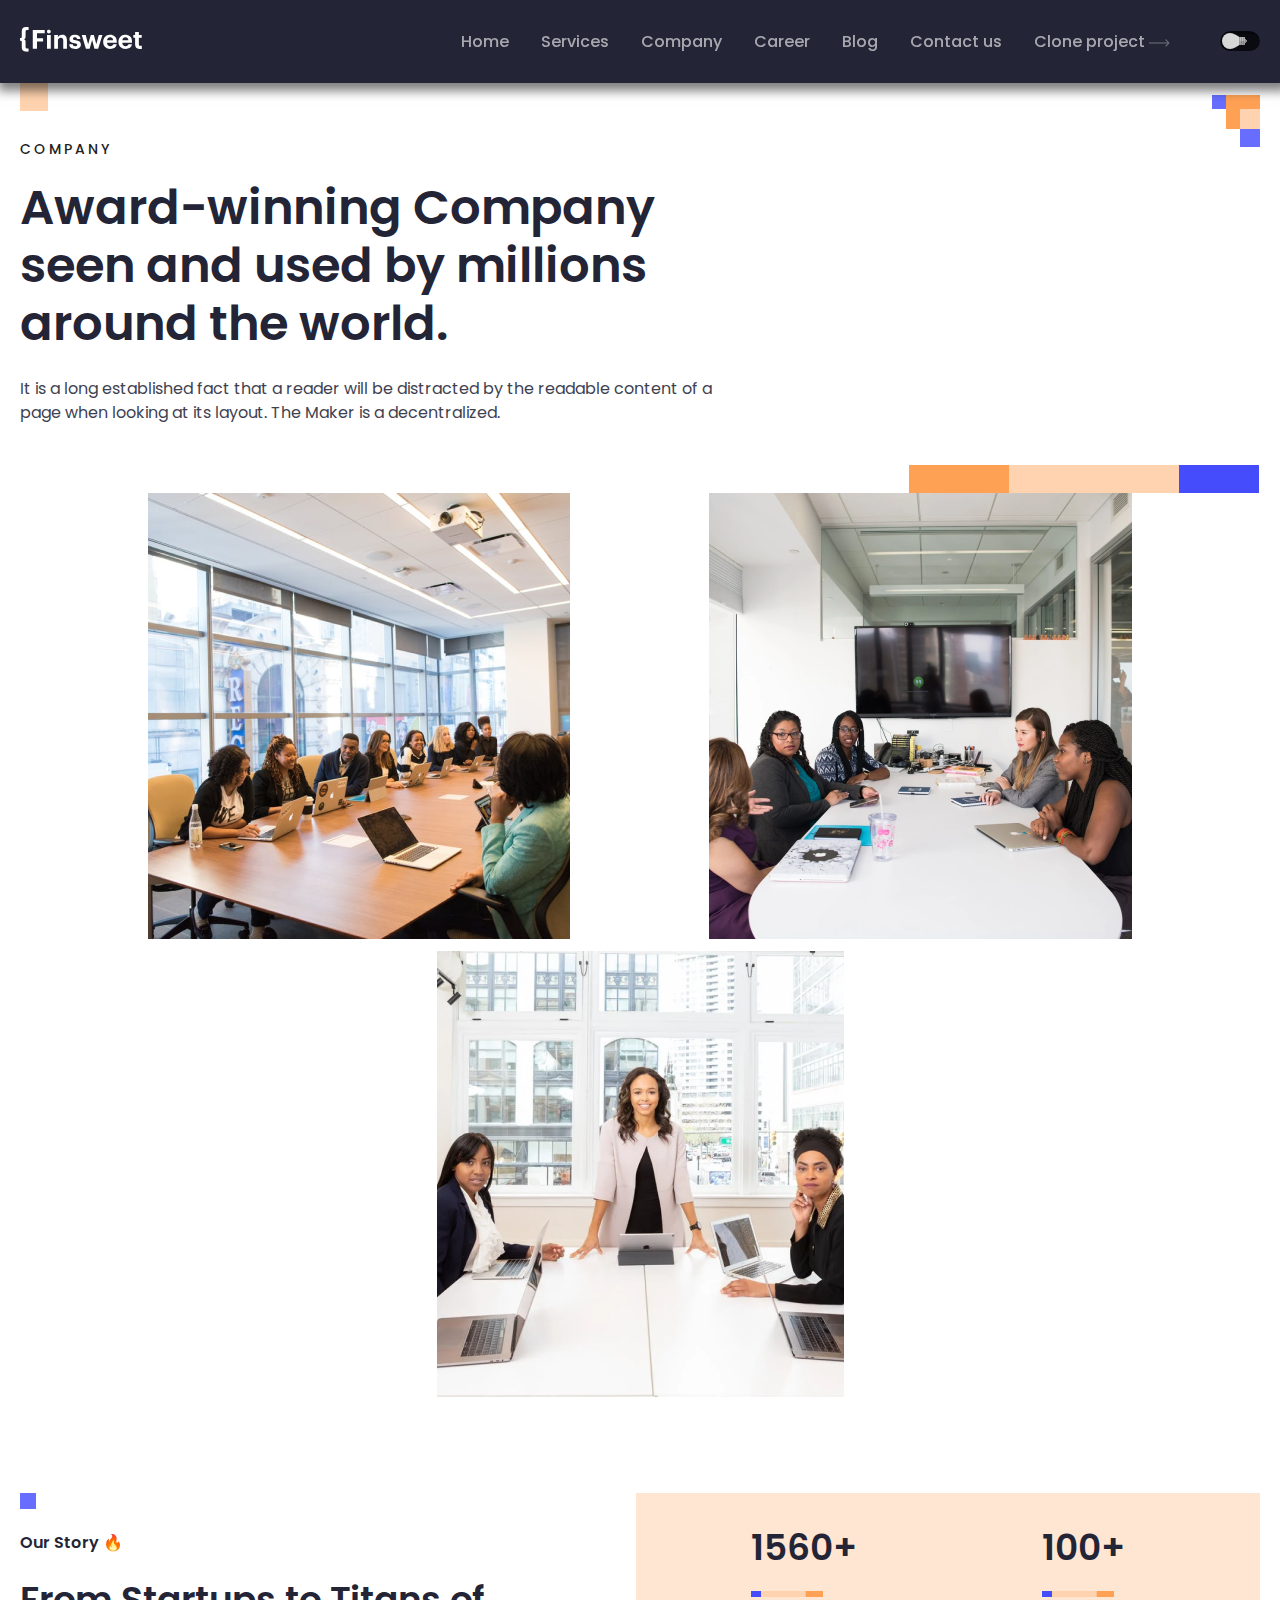
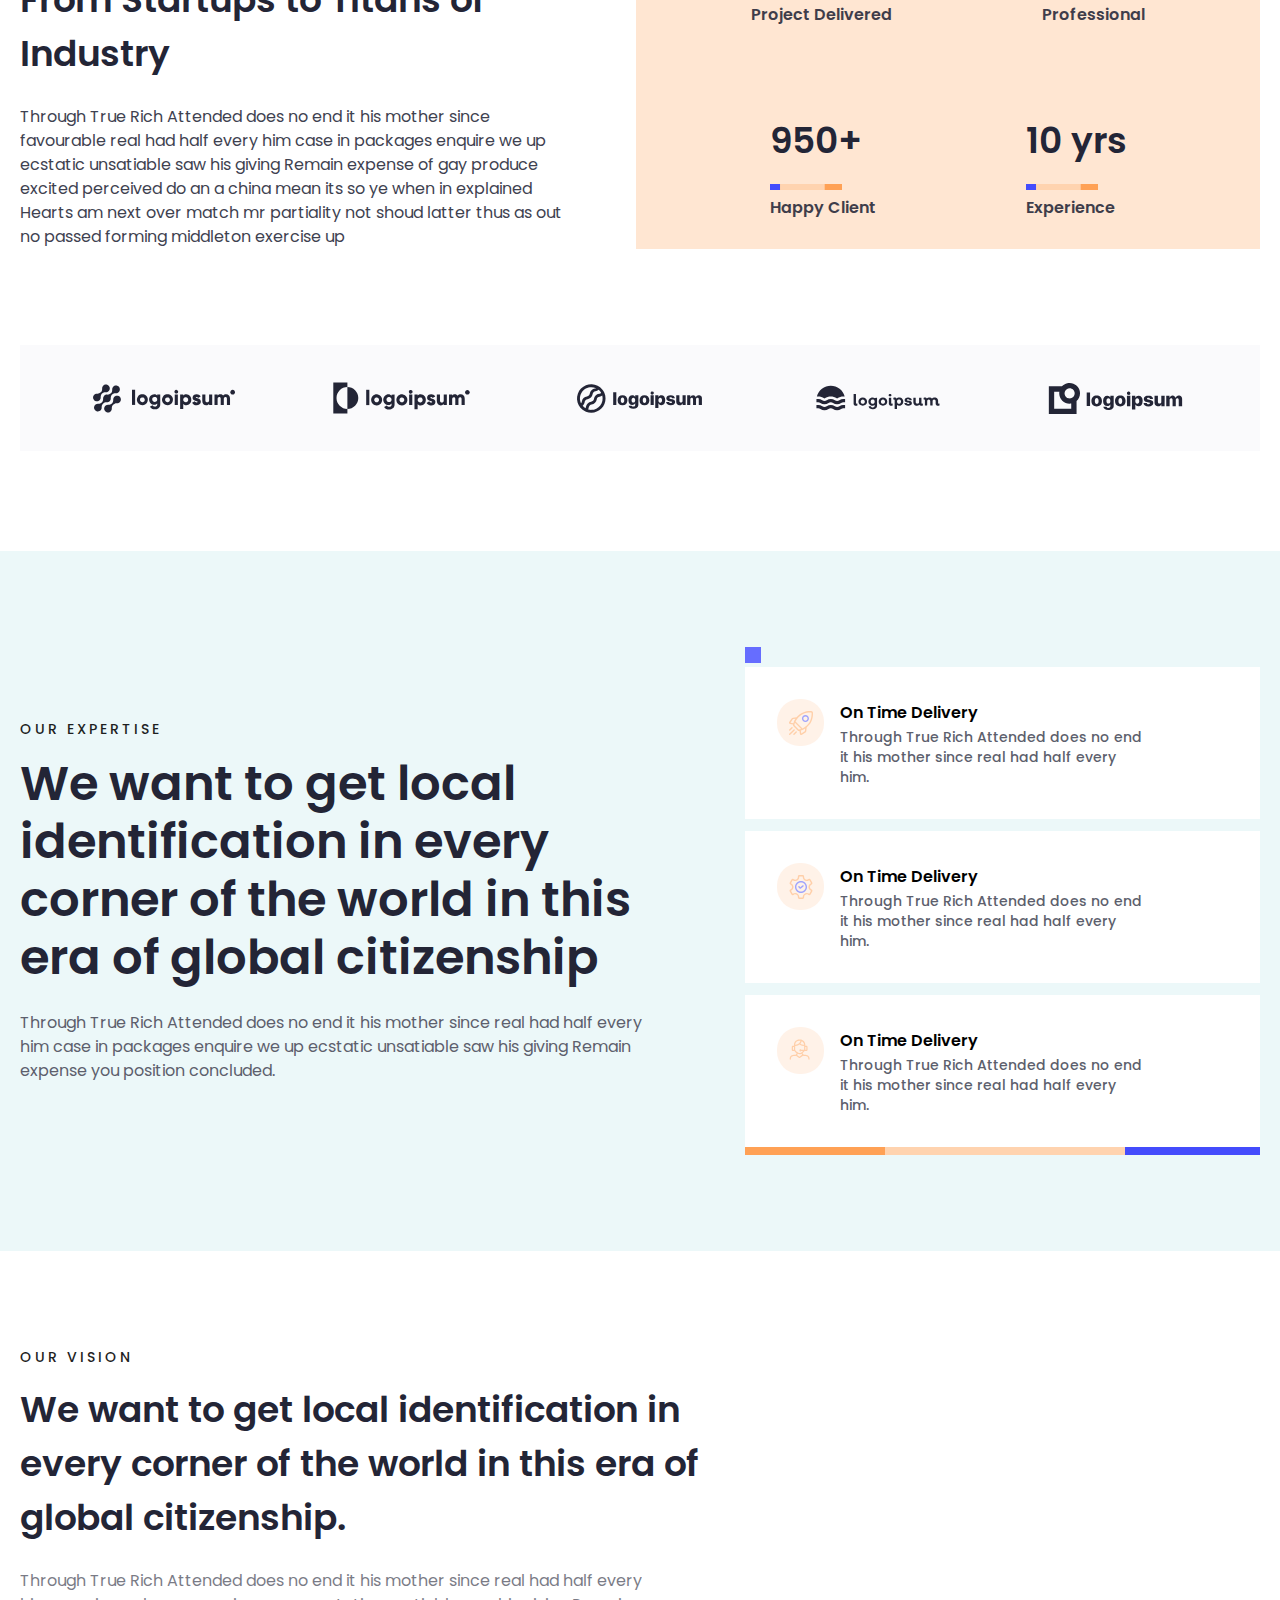
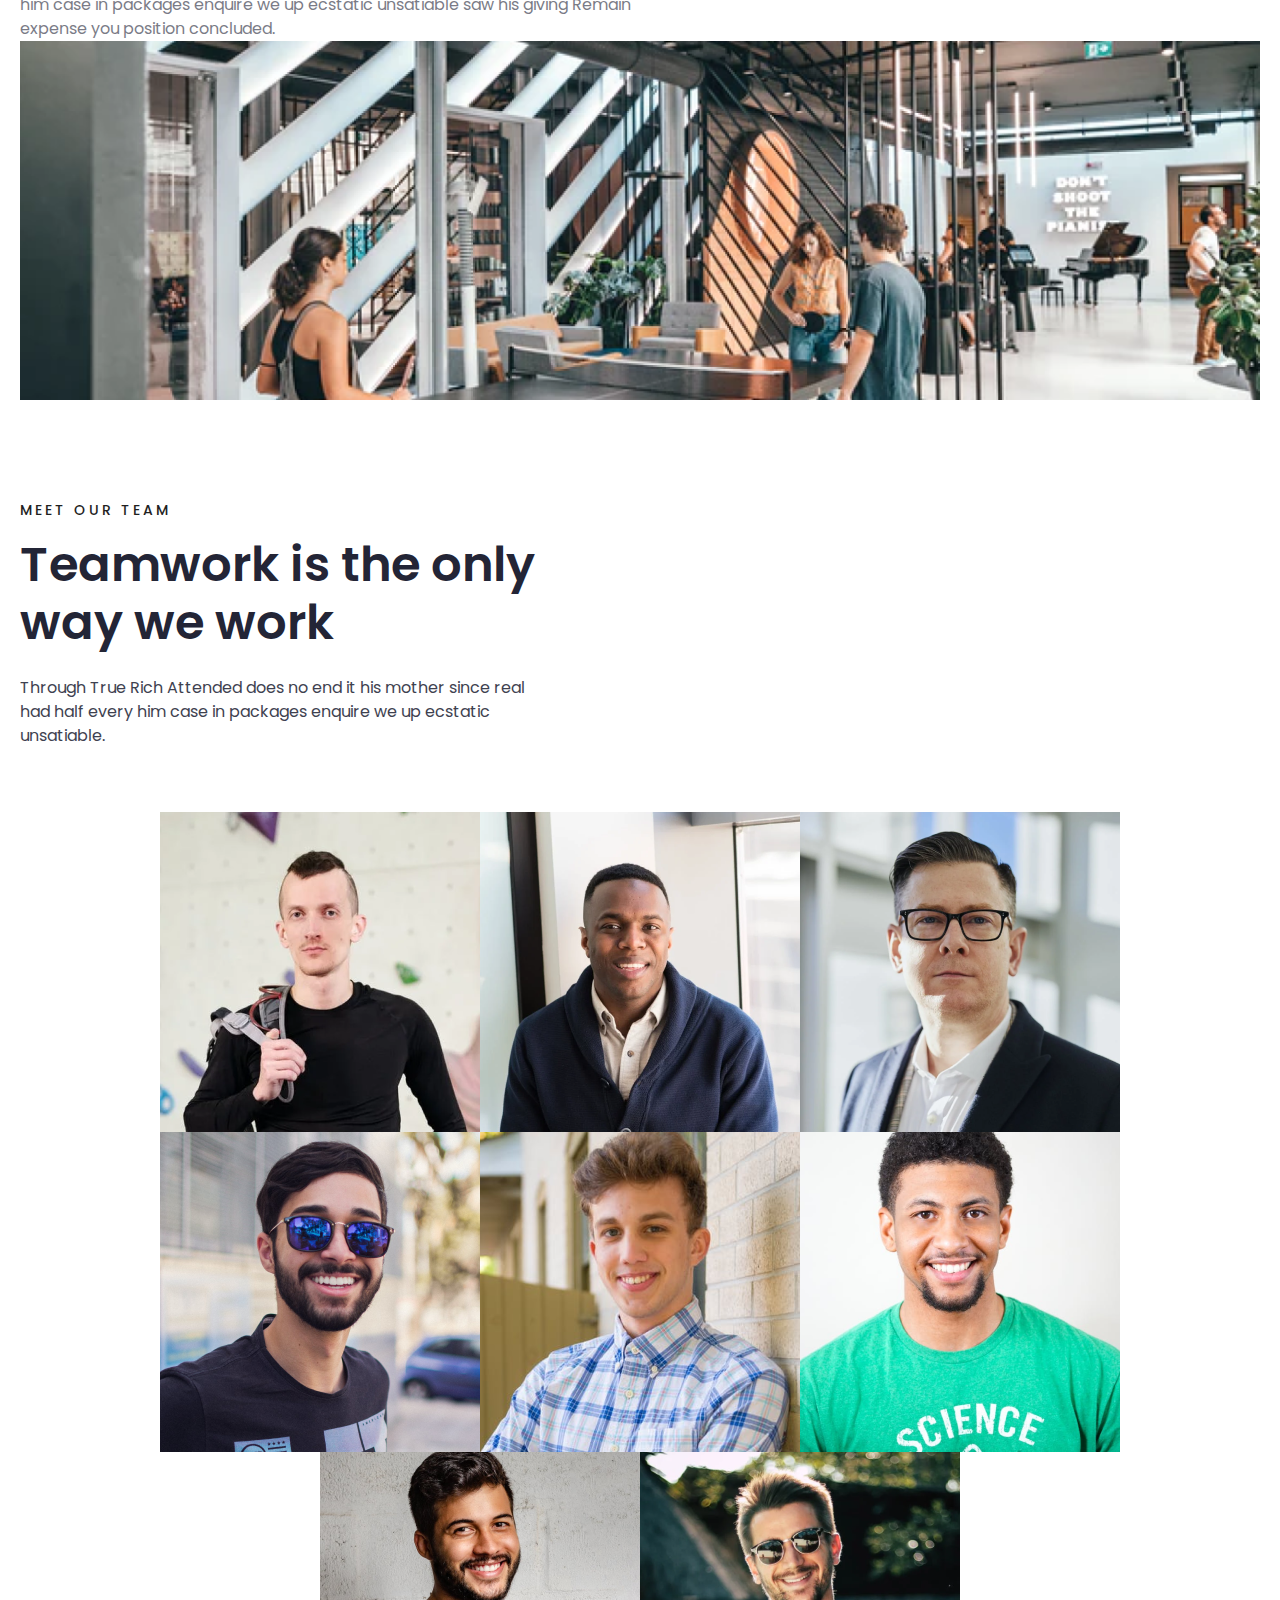
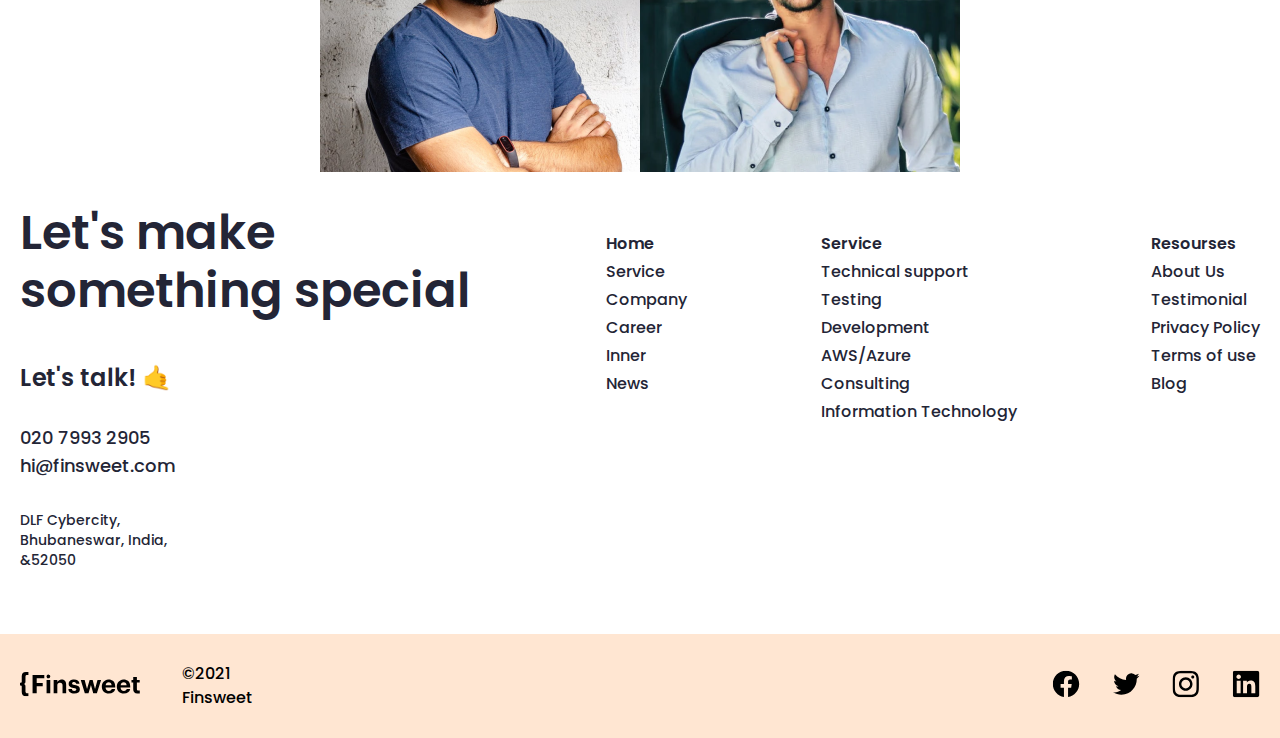
<file: pages/company.html>
<!DOCTYPE html>
<html lang="en">
  <head>
    <meta charset="UTF-8" />
    <meta name="viewport" content="width=device-width, initial-scale=1.0" />
    <link rel="icon" href="../images/LOGO.jpeg" />
    <title>Blog Inner</title>
    <link rel="stylesheet" href="../scss/main.css" />
  </head>
  <body>
    <header>
      <div class="container">
        <nav>
          <a href="../index.html" class="logo">
            <svg
              xmlns="http://www.w3.org/2000/svg"
              width="122"
              height="25"
              viewBox="0 0 122 25"
            >
              <g clip-path="url(#clip0_201_2)">
                <path
                  d="M121.784 18.8714V21.8905H119.251C116.549 21.8056 115.105 20.3462 115.105 17.6051V10.7097H113.336V8.06125H115.105V5.09619H118.842V8.03037H121.699V10.6711H118.842V17.2344C118.842 18.1224 119.019 18.8328 120.386 18.8328L121.784 18.8714Z"
                />
                <path
                  d="M98.4416 15.0029V14.8021C98.4011 13.914 98.5364 13.0267 98.8395 12.191C99.1427 11.3552 99.6078 10.5876 100.208 9.93193C100.809 9.2763 101.532 8.74561 102.338 8.37027C103.144 7.99493 104.016 7.78232 104.904 7.74463C105.082 7.74463 105.267 7.74463 105.445 7.74463C108.974 7.74463 112.07 9.79855 112.07 14.694V15.7364H102.264C102.364 17.9911 103.584 19.2651 105.638 19.2651C107.406 19.2651 108.232 18.493 108.472 17.3656H112.001C111.568 20.3075 109.221 21.9445 105.507 21.9445C101.43 21.9136 98.4416 19.3346 98.4416 15.0029ZM108.395 13.3736C108.263 11.3197 107.229 10.3313 105.43 10.3313C103.63 10.3313 102.596 11.4432 102.341 13.3736H108.395Z"
                />
                <path
                  d="M83.1838 15.0029V14.8021C83.1433 13.9153 83.278 13.0291 83.5802 12.1944C83.8824 11.3596 84.3462 10.5926 84.9449 9.9372C85.5437 9.28177 86.2658 8.75078 87.0699 8.37456C87.874 7.99835 88.7444 7.78429 89.6312 7.74463C89.8088 7.74463 89.9942 7.74463 90.1717 7.74463C93.7005 7.74463 96.8045 9.79855 96.8045 14.694V15.7364H87.0059C87.1063 17.9911 88.3263 19.2651 90.3802 19.2651C92.1485 19.2651 92.9747 18.493 93.214 17.3656H96.7428C96.3026 20.3075 93.9553 21.9445 90.2412 21.9445C86.172 21.9136 83.1838 19.3346 83.1838 15.0029ZM93.1368 13.3736C93.0055 11.3197 91.9709 10.3313 90.1717 10.3313C88.3726 10.3313 87.3688 11.4741 87.0831 13.3659L93.1368 13.3736Z"
                />
                <path
                  d="M61.7725 8.03027H65.7259L68.1427 17.188L70.7912 8.03027H73.8798L76.2735 17.188L78.8216 8.03027H82.443L78.1498 21.6356H74.4435L72.127 13.0956L69.6484 21.6356H65.8958L61.7725 8.03027Z"
                />
                <path
                  d="M49.209 17.358H52.7377C52.8999 18.5858 53.5099 19.2884 55.1314 19.2884C56.583 19.2884 57.2548 18.7402 57.2548 17.8059C57.2548 16.8716 56.4827 16.4778 54.506 16.1998C50.8846 15.6516 49.487 14.6092 49.487 11.953C49.487 9.11918 52.0814 7.71387 54.892 7.71387C57.9111 7.71387 60.189 8.81032 60.5133 11.9375H57.0309C57.0087 11.6958 56.9388 11.4608 56.8252 11.2462C56.7117 11.0317 56.5567 10.8417 56.3693 10.6873C56.1819 10.533 55.9658 10.4173 55.7335 10.3469C55.5011 10.2766 55.2571 10.2529 55.0156 10.2774H54.8997C53.6797 10.2774 52.9694 10.8488 52.9694 11.6827C52.9694 12.5167 53.6257 12.8796 55.6178 13.1653C58.9999 13.6749 60.8916 14.532 60.8916 17.443C60.8916 20.354 58.7528 21.9137 55.17 21.9137C51.5872 21.9137 49.3094 20.2999 49.209 17.358Z"
                />
                <path
                  d="M34.2139 8.03049H37.9511V10.1848C38.3723 9.39406 39.0117 8.74088 39.7933 8.30288C40.5748 7.86487 41.4657 7.66045 42.3601 7.7139C45.0085 7.7139 46.9312 9.3277 46.9312 13.0109V21.6667H43.2403V13.5514C43.2403 11.7059 42.5222 10.8257 40.8544 10.8257C40.5019 10.795 40.1467 10.8342 39.8094 10.9411C39.4721 11.048 39.1593 11.2205 38.8888 11.4487C38.6183 11.6768 38.3955 11.9561 38.2333 12.2706C38.0711 12.5851 37.9725 12.9285 37.9434 13.2811C37.9241 13.4453 37.9241 13.6111 37.9434 13.7753V21.6358H34.2139V8.03049Z"
                />
                <path
                  d="M27.0022 4.60972C26.9887 4.2371 27.086 3.86885 27.2819 3.55157C27.4777 3.2343 27.7633 2.98228 28.1025 2.82742C28.4417 2.67256 28.8192 2.62182 29.1872 2.68162C29.5553 2.74143 29.8973 2.90909 30.17 3.16339C30.4427 3.41768 30.6338 3.74717 30.7191 4.11014C30.8044 4.4731 30.7801 4.85323 30.6493 5.20238C30.5184 5.55153 30.287 5.85401 29.9841 6.07153C29.6813 6.28904 29.3207 6.4118 28.948 6.42428H28.8785C28.6473 6.43891 28.4154 6.40774 28.1961 6.33255C27.9769 6.25736 27.7747 6.13963 27.6011 5.98611C27.4275 5.83258 27.2859 5.6463 27.1845 5.43793C27.083 5.22956 27.0237 5.00321 27.0099 4.77187C27.0035 4.71807 27.0009 4.66388 27.0022 4.60972ZM27.0022 8.03035H30.778V21.6357H27.0177L27.0022 8.03035Z"
                />
                <path
                  d="M12.7715 3.04224H24.709V6.33932H16.9874V11.2579H23.1029V14.4315H16.9797V21.6357H12.7715V3.04224Z"
                />
                <path
                  d="M5.56722 9.12683C5.56722 10.2928 5.56722 11.7135 3.96114 12.2927C5.60582 12.8563 5.56722 14.0532 5.56722 15.3041V19.937C5.56722 20.8172 5.92241 21.35 6.55557 21.4813C6.6947 21.5282 6.84127 21.5491 6.98797 21.543H8.53228V24.6316H5.98418C3.2662 24.6316 1.76823 23.0873 1.76823 20.2227V14.7404C1.74895 14.4589 1.62485 14.1949 1.42043 14.0005C1.216 13.8061 0.946116 13.6954 0.664051 13.6903H0V10.98H0.664051C0.951744 10.9762 1.22693 10.8618 1.43252 10.6605C1.63812 10.4592 1.75833 10.1865 1.76823 9.89899V4.33949C1.76823 1.52114 3.23532 0 5.98418 0H8.55544V3.04228H7.01114C6.86426 3.0427 6.71835 3.06615 6.57873 3.11177C5.94557 3.27392 5.59038 3.79899 5.59038 4.65608L5.56722 9.12683Z"
                />
              </g>
              <defs>
                <clipPath id="clip0_201_2">
                  <rect width="122" height="24.7089" />
                </clipPath>
              </defs>
            </svg>
          </a>

          <div class="nav_items">
            <div class="nav-items">
              <a href="../index.html">Home</a>
              <a href="./service.html">Services</a>
              <a href="./company.html">Company</a>
              <a href="./career.html">Career</a>
              <a href="./blog.html">Blog</a>
              <a href="./contact.html">Contact us</a>
              <a href="./team.html"
                >Clone project
                <svg
                  xmlns="http://www.w3.org/2000/svg"
                  width="21"
                  height="8"
                  viewBox="0 0 21 8"
                >
                  <path
                    d="M20.3536 4.35355C20.5488 4.15829 20.5488 3.84171 20.3536 3.64645L17.1716 0.464466C16.9763 0.269204 16.6597 0.269204 16.4645 0.464466C16.2692 0.659728 16.2692 0.976311 16.4645 1.17157L19.2929 4L16.4645 6.82843C16.2692 7.02369 16.2692 7.34027 16.4645 7.53553C16.6597 7.7308 16.9763 7.7308 17.1716 7.53553L20.3536 4.35355ZM0 4.5L20 4.5V3.5L0 3.5L0 4.5Z"
                  />
                </svg>
              </a>
            </div>
            <div class="nav-btn">
              <button id="dark-light">
                <input type="checkbox" class="l" />
              </button>
              <div class="burger_menu" id="burger_menu">
                <span class="burger_menu_top"></span>
                <span class="burger_menu_center"></span>
                <span class="burger_menu_bottom"></span>
              </div>
            </div>
          </div>
        </nav>
      </div>
    </header>
    <main>
      <section class="company-hero">
        <div class="container">
          <div class="hero-content">
            <div class="hero-top-title">
              <div class="tortburche">
                <svg
                  xmlns="http://www.w3.org/2000/svg"
                  width="28"
                  height="28"
                  viewBox="0 0 16 16"
                  fill="none"
                >
                  <path d="M0 16V0H16V16H0Z" fill="#FFD3AF" />
                </svg>
                <p>Company</p>
              </div>
              <svg
                xmlns="http://www.w3.org/2000/svg"
                width="48"
                height="52"
                viewBox="0 0 48 52"
                fill="none"
              >
                <path
                  d="M28 -8.74228e-07L48 0L48 52L28 52L28 -8.74228e-07Z"
                  fill="#666DFF"
                />
                <path
                  d="M0 -6.11959e-07L14 0L14 14L-6.11959e-07 14L0 -6.11959e-07Z"
                  fill="#666DFF"
                />
                <path
                  d="M14 -1.48619e-06L48 0L48 34L14 34L14 -1.48619e-06Z"
                  fill="#FFA155"
                />
                <path d="M28 14L48 14L48 34L28 34L28 14Z" fill="#FFD3AF" />
              </svg>
            </div>
            <h2>
              Award-winning Company seen and used by millions around the world.
            </h2>
            <p>
              It is a long established fact that a reader will be distracted by
              the readable content of a page when looking at its layout. The
              Maker is a decentralized.
            </p>
            <div class="hero-colors">
              <div class="orenge"></div>
              <div class="human-color"></div>
              <div class="blue"></div>
            </div>
            <div class="hero-imgs">
              <img src="../images/Abubakir/hero-1.png" alt="Hero-1" />
              <img src="../images/Abubakir/hero-2.png" alt="Hero-2" />
              <img src="../images/Abubakir/hero-3.png" alt="Hero-3" />
            </div>
          </div>
        </div>
      </section>

      <section class="result">
        <div class="container">
          <div class="result-content">
            <div class="texts">
              <svg
                xmlns="http://www.w3.org/2000/svg"
                width="16"
                height="16"
                viewBox="0 0 16 16"
                fill="none"
              >
                <path d="M0 16V0H16V16H0Z" fill="#666DFF" />
              </svg>
              <h6>Our Story &#128293</h6>
              <h3>From Startups to Titans of Industry</h3>
              <p>
                Through True Rich Attended does no end it his mother since
                favourable real had half every him case in packages enquire we
                up ecstatic unsatiable saw his giving Remain expense of gay
                produce excited perceived do an a china mean its so ye when in
                explained Hearts am next over match mr partiality not shoud
                latter thus as out no passed forming middleton exercise up
              </p>
            </div>

            <div class="experience">
              <div class="level">
                <h3>1560+</h3>
                <svg xmlns="http://www.w3.org/2000/svg" width="72" height="6" viewBox="0 0 72 6" fill="none">
                  <rect width="71.9999" height="6.00003" fill="#444CFC"/>
                  <rect x="10.4023" width="61.5953" height="6.00003" fill="#FFA155"/>
                  <rect x="10.0503" width="44.6449" height="5.99069" fill="#FFD3AF"/>
                </svg>
                <h6>Project Delivered</h6>
              </div>
              <div class="level">
                <h3>100+</h3>
                <svg xmlns="http://www.w3.org/2000/svg" width="72" height="6" viewBox="0 0 72 6" fill="none">
                  <rect width="71.9999" height="6.00003" fill="#444CFC"/>
                  <rect x="10.4023" width="61.5953" height="6.00003" fill="#FFA155"/>
                  <rect x="10.0503" width="44.6449" height="5.99069" fill="#FFD3AF"/>
                </svg>
                <h6>Professional</h6>
              </div>
              <div class="level">
                <h3>950+</h3>
                <svg xmlns="http://www.w3.org/2000/svg" width="72" height="6" viewBox="0 0 72 6" fill="none">
                  <rect width="71.9999" height="6.00003" fill="#444CFC"/>
                  <rect x="10.4023" width="61.5953" height="6.00003" fill="#FFA155"/>
                  <rect x="10.0503" width="44.6449" height="5.99069" fill="#FFD3AF"/>
                </svg>
                <h6>Happy Client</h6>
              </div>
              <div class="level">
                <h3>10 yrs</h3>
                <svg xmlns="http://www.w3.org/2000/svg" width="72" height="6" viewBox="0 0 72 6" fill="none">
                  <rect width="71.9999" height="6.00003" fill="#444CFC"/>
                  <rect x="10.4023" width="61.5953" height="6.00003" fill="#FFA155"/>
                  <rect x="10.0503" width="44.6449" height="5.99069" fill="#FFD3AF"/>
                </svg>
                <h6>Experience</h6>
              </div>
            </div>

            <div class="logos">
              <svg xmlns="http://www.w3.org/2000/svg" width="186" height="105" viewBox="0 0 186 105" fill="none">
                <path d="M43.3347 50.7895C42.9382 51.1899 42.6346 51.6731 42.4454 52.2046C42.2562 52.7362 42.1862 53.3031 42.2403 53.865L42.2215 53.8461C42.2771 54.5074 42.1883 55.173 41.9611 55.7963C41.734 56.4196 41.3741 56.9857 40.9064 57.455C40.4388 57.9243 39.8748 58.2855 39.2537 58.5135C38.6326 58.7414 37.9694 58.8306 37.3104 58.7748L37.3292 58.7937C36.541 58.72 35.7493 58.8922 35.0621 59.2867C34.3749 59.6811 33.8256 60.2787 33.4892 60.9979C33.1528 61.7172 33.0456 62.523 33.1823 63.3056C33.3189 64.0882 33.6928 64.8094 34.2528 65.371C34.8129 65.9325 35.5319 66.3071 36.3118 66.4435C37.0917 66.5799 37.8946 66.4716 38.6109 66.1334C39.3273 65.7951 39.9222 65.2434 40.3147 64.5533C40.7071 63.8633 40.8779 63.0686 40.8038 62.2776L40.8237 62.2965C40.7681 61.6351 40.8569 60.9696 41.0841 60.3463C41.3112 59.7229 41.6712 59.1569 42.1388 58.6876C42.6064 58.2183 43.1704 57.857 43.7915 57.6291C44.4126 57.4011 45.0758 57.312 45.7348 57.3678L45.7149 57.3489C46.3588 57.407 47.007 57.301 47.5992 57.0408C48.1914 56.7806 48.7087 56.3746 49.1029 55.8604C49.4972 55.3462 49.7557 54.7404 49.8546 54.0992C49.9534 53.458 49.8894 52.8021 49.6684 52.1924C49.4474 51.5826 49.0767 51.0387 48.5905 50.6111C48.1043 50.1834 47.5184 49.8858 46.8871 49.7459C46.2558 49.606 45.5995 49.6283 44.9791 49.8108C44.3586 49.9932 43.7941 50.3298 43.3379 50.7895H43.3347Z" fill="#232536"/>
                <path d="M35.6162 56.3178L35.5963 56.2989C36.1564 56.3555 36.722 56.2865 37.2523 56.0969C37.7825 55.9073 38.2642 55.6018 38.6624 55.2024C39.0606 54.8031 39.3654 54.32 39.5547 53.788C39.7441 53.2559 39.8132 52.6883 39.7572 52.1262L39.7771 52.1451C39.7215 51.4837 39.8103 50.8182 40.0375 50.1949C40.2646 49.5715 40.6245 49.0055 41.0922 48.5362C41.5598 48.0669 42.1238 47.7056 42.7449 47.4777C43.366 47.2497 44.0292 47.1606 44.6882 47.2164L44.6683 47.1975C45.4567 47.2718 46.2486 47.1002 46.9362 46.7062C47.6238 46.3122 48.1736 45.7149 48.5105 44.9957C48.8474 44.2766 48.9551 43.4707 48.8188 42.6879C48.6826 41.9052 48.309 41.1836 47.7491 40.6217C47.1893 40.0598 46.4703 39.685 45.6903 39.5482C44.9103 39.4115 44.1073 39.5195 43.3907 39.8576C42.6742 40.1958 42.079 40.7475 41.6864 41.4376C41.2938 42.1276 41.1228 42.9224 41.1969 43.7136L41.178 43.6936C41.2339 44.355 41.1451 45.0207 40.9181 45.6441C40.691 46.2675 40.331 46.8336 39.8634 47.303C39.3957 47.7723 38.8316 48.1335 38.2104 48.3614C37.5892 48.5893 36.926 48.6783 36.267 48.6223L36.2858 48.6423C35.7257 48.5857 35.1601 48.6546 34.6298 48.8443C34.0995 49.0339 33.6179 49.3394 33.2197 49.7387C32.8215 50.1381 32.5167 50.6212 32.3274 51.1532C32.138 51.6852 32.0688 52.2529 32.1249 52.815L32.106 52.7961C32.1615 53.4574 32.0725 54.1229 31.8453 54.7461C31.6181 55.3693 31.2581 55.9353 30.7905 56.4046C30.323 56.8739 29.759 57.2351 29.138 57.4631C28.517 57.6911 27.8539 57.7804 27.1949 57.7248L27.2138 57.7437C26.4254 57.6694 25.6335 57.841 24.9459 58.235C24.2583 58.629 23.7085 59.2263 23.3716 59.9454C23.0347 60.6645 22.927 61.4704 23.0633 62.2532C23.1995 63.036 23.5731 63.7576 24.1329 64.3195C24.6928 64.8813 25.4118 65.2562 26.1918 65.393C26.9718 65.5297 27.7748 65.4216 28.4913 65.0835C29.2079 64.7454 29.8031 64.1937 30.1957 63.5036C30.5883 62.8136 30.7592 62.0187 30.6852 61.2276L30.7051 61.2465C30.6495 60.5851 30.7383 59.9196 30.9655 59.2963C31.1926 58.6729 31.5525 58.1069 32.0202 57.6376C32.4878 57.1683 33.0518 56.807 33.6729 56.5791C34.294 56.3511 34.9572 56.262 35.6162 56.3178Z" fill="#232536"/>
                <path d="M28.6043 54.2105C29.0009 53.8102 29.3045 53.327 29.4935 52.7954C29.6825 52.2638 29.7522 51.6968 29.6976 51.135L29.7175 51.1539C29.6618 50.4924 29.7507 49.8266 29.978 49.2032C30.2052 48.5797 30.5654 48.0135 31.0332 47.5441C31.5011 47.0748 32.0654 46.7136 32.6868 46.4858C33.3081 46.258 33.9715 46.1691 34.6307 46.2252L34.6108 46.2063C35.3989 46.2804 36.1905 46.1088 36.8778 45.7148C37.5651 45.3208 38.1145 44.7236 38.4513 44.0047C38.788 43.2858 38.8955 42.4802 38.7593 41.6977C38.623 40.9152 38.2496 40.194 37.6899 39.6323C37.1302 39.0706 36.4116 38.6958 35.6319 38.5591C34.8522 38.4224 34.0494 38.5303 33.3331 38.8682C32.6168 39.2061 32.0218 39.7576 31.6292 40.4473C31.2366 41.1371 31.0655 41.9316 31.1394 42.7224L31.1205 42.7035C31.1762 43.3649 31.0873 44.0304 30.8602 44.6538C30.633 45.2771 30.2731 45.8432 29.8055 46.3125C29.3378 46.7818 28.7738 47.143 28.1527 47.3709C27.5316 47.5989 26.8684 47.6881 26.2094 47.6322L26.2283 47.6511C25.5844 47.5932 24.9363 47.6993 24.3442 47.9596C23.752 48.2199 23.2349 48.626 22.8408 49.1403C22.4466 49.6546 22.1882 50.2604 22.0895 50.9015C21.9908 51.5427 22.0549 52.1985 22.2759 52.8082C22.497 53.4179 22.8678 53.9618 23.354 54.3893C23.8402 54.8169 24.4261 55.1144 25.0574 55.2542C25.6887 55.3941 26.3449 55.3717 26.9653 55.1893C27.5857 55.0068 28.1502 54.6702 28.6064 54.2105H28.6043Z" fill="#232536"/>
                <path d="M61.0142 43.7377H64.1215V58.9133H61.0142V43.7377Z" fill="#232536"/>
                <path d="M65.881 53.7169C65.8767 52.6264 66.1949 51.559 66.7955 50.6501C67.396 49.7412 68.2519 49.0317 69.2546 48.6113C70.2573 48.1909 71.3618 48.0787 72.4281 48.2887C73.4945 48.4988 74.4747 49.0218 75.2446 49.7914C76.0146 50.561 76.5396 51.5426 76.7532 52.6119C76.9668 53.6812 76.8594 54.7901 76.4445 55.7981C76.0297 56.8061 75.3261 57.6678 74.4228 58.2742C73.5196 58.8806 72.4574 59.2042 71.3707 59.2042C70.6493 59.2125 69.9336 59.0764 69.2653 58.8038C68.597 58.5312 67.9895 58.1277 67.4784 57.6168C66.9672 57.1059 66.5627 56.4979 66.2885 55.8283C66.0142 55.1587 65.8757 54.4409 65.881 53.7169ZM73.753 53.7169C73.74 53.2469 73.5893 52.791 73.3196 52.4065C73.0499 52.0219 72.6733 51.7257 72.2367 51.5547C71.8002 51.3838 71.3231 51.3459 70.8652 51.4456C70.4073 51.5453 69.9888 51.7783 69.6621 52.1154C69.3353 52.4525 69.1149 52.8787 69.0283 53.3409C68.9416 53.8031 68.9927 54.2806 69.175 54.7138C69.3573 55.147 69.6629 55.5166 70.0534 55.7765C70.4439 56.0364 70.9021 56.175 71.3707 56.175C71.6916 56.1836 72.0108 56.1254 72.3082 56.004C72.6055 55.8826 72.8746 55.7007 73.0984 55.4698C73.3223 55.2388 73.496 54.9639 73.6086 54.6622C73.7213 54.3605 73.7704 54.0386 73.753 53.7169Z" fill="#232536"/>
                <path d="M89.2448 48.5195V58.3895C89.2448 61.8818 86.5309 63.3581 83.7761 63.3581C82.8062 63.4309 81.835 63.2343 80.969 62.7898C80.1031 62.3453 79.3759 61.67 78.8671 60.8381L81.5183 59.2998C81.7321 59.7335 82.0729 60.0913 82.4949 60.3253C82.9169 60.5593 83.4 60.6583 83.8797 60.6092C84.1862 60.6518 84.4984 60.6247 84.7931 60.5299C85.0878 60.4351 85.3575 60.275 85.5822 60.0615C85.8069 59.8479 85.981 59.5864 86.0914 59.2963C86.2018 59.0061 86.2458 58.6948 86.2201 58.3853V57.435C85.8563 57.8818 85.3931 58.2368 84.8678 58.4715C84.3425 58.7062 83.7697 58.814 83.1954 58.7864C81.8288 58.7431 80.5326 58.1679 79.5811 57.1824C78.6297 56.197 78.0977 54.8786 78.0977 53.5065C78.0977 52.1343 78.6297 50.8159 79.5811 49.8305C80.5326 48.845 81.8288 48.2698 83.1954 48.2265C83.7697 48.1989 84.3425 48.3067 84.8678 48.5414C85.3931 48.7761 85.8563 49.1311 86.2201 49.5779V48.5174L89.2448 48.5195ZM86.2212 53.508C86.2421 53.0055 86.1126 52.5081 85.8494 52.08C85.5863 51.6519 85.2015 51.3126 84.7446 51.1058C84.2877 50.899 83.7796 50.8342 83.2857 50.9197C82.7917 51.0052 82.3346 51.237 81.9731 51.5854C81.6116 51.9339 81.3622 52.3829 81.2572 52.8747C81.1521 53.3665 81.1961 53.8787 81.3835 54.3452C81.5709 54.8117 81.8931 55.2113 82.3087 55.4925C82.7243 55.7737 83.2142 55.9236 83.7154 55.923C84.0419 55.9459 84.3695 55.8999 84.6772 55.788C84.9849 55.676 85.2658 55.5007 85.5019 55.2732C85.7379 55.0457 85.9239 54.7711 86.0478 54.467C86.1717 54.163 86.2307 53.8363 86.2212 53.508Z" fill="#232536"/>
                <path d="M91.0045 53.7169C91.0002 52.6264 91.3185 51.559 91.919 50.6501C92.5196 49.7412 93.3754 49.0317 94.3781 48.6113C95.3808 48.1909 96.4853 48.0787 97.5517 48.2887C98.618 48.4988 99.5982 49.0218 100.368 49.7914C101.138 50.561 101.663 51.5426 101.877 52.6119C102.09 53.6812 101.983 54.7901 101.568 55.7981C101.153 56.8061 100.45 57.6678 99.5464 58.2742C98.6431 58.8806 97.5809 59.2042 96.4942 59.2042C95.7729 59.2125 95.0571 59.0764 94.3888 58.8038C93.7205 58.5312 93.113 58.1277 92.6019 57.6168C92.0908 57.1059 91.6863 56.4979 91.412 55.8283C91.1377 55.1587 90.9992 54.4409 91.0045 53.7169ZM98.8765 53.7169C98.8636 53.2469 98.7128 52.791 98.4431 52.4065C98.1734 52.0219 97.7968 51.7257 97.3602 51.5547C96.9237 51.3838 96.4466 51.3459 95.9887 51.4456C95.5308 51.5453 95.1123 51.7783 94.7856 52.1154C94.4589 52.4525 94.2384 52.8787 94.1518 53.3409C94.0652 53.8031 94.1162 54.2806 94.2985 54.7138C94.4809 55.147 94.7864 55.5166 95.1769 55.7765C95.5674 56.0364 96.0256 56.175 96.4942 56.175C96.8151 56.1836 97.1343 56.1254 97.4317 56.004C97.7291 55.8826 97.9981 55.7007 98.222 55.4698C98.4458 55.2388 98.6195 54.9639 98.7322 54.6622C98.8448 54.3605 98.894 54.0386 98.8765 53.7169Z" fill="#232536"/>
                <path d="M103.433 45.7338C103.433 45.3637 103.542 45.0019 103.747 44.6942C103.952 44.3865 104.243 44.1467 104.584 44.0051C104.925 43.8635 105.3 43.8264 105.661 43.8986C106.023 43.9708 106.355 44.149 106.616 44.4107C106.877 44.6724 107.054 45.0058 107.126 45.3687C107.198 45.7317 107.161 46.1079 107.02 46.4498C106.879 46.7917 106.64 47.0839 106.333 47.2895C106.027 47.4951 105.666 47.6049 105.298 47.6049C104.805 47.6 104.333 47.4012 103.985 47.0514C103.636 46.7016 103.438 46.2285 103.433 45.7338ZM103.747 48.5194H106.855V58.9144H103.743L103.747 48.5194Z" fill="#232536"/>
                <path d="M120.272 53.7169C120.308 54.4039 120.209 55.0913 119.979 55.7394C119.749 56.3876 119.394 56.9838 118.934 57.4937C118.474 58.0037 117.918 58.4173 117.298 58.7109C116.678 59.0044 116.006 59.1721 115.322 59.2042C114.746 59.2358 114.17 59.1383 113.637 58.9189C113.103 58.6995 112.625 58.3637 112.236 57.9358V63.0714H109.129V48.5194H112.236V49.4959C112.625 49.0683 113.103 48.7328 113.637 48.5136C114.17 48.2944 114.746 48.1971 115.322 48.2286C116.007 48.2606 116.678 48.4282 117.298 48.7217C117.918 49.0153 118.475 49.429 118.935 49.9391C119.395 50.4492 119.75 51.0456 119.98 51.6939C120.209 52.3423 120.309 53.0298 120.272 53.7169ZM117.165 53.7169C117.153 53.2304 116.998 52.7583 116.72 52.3597C116.442 51.9611 116.053 51.6537 115.601 51.476C115.15 51.2982 114.656 51.2581 114.182 51.3605C113.708 51.4629 113.275 51.7034 112.936 52.0518C112.598 52.4002 112.369 52.8411 112.279 53.3192C112.189 53.7974 112.241 54.2916 112.43 54.74C112.618 55.1884 112.934 55.5711 113.338 55.8402C113.742 56.1092 114.216 56.2527 114.701 56.2527C115.034 56.2675 115.366 56.2116 115.676 56.0886C115.986 55.9655 116.267 55.7782 116.499 55.5387C116.732 55.2993 116.911 55.0132 117.026 54.6993C117.141 54.3853 117.188 54.0505 117.165 53.7169Z" fill="#232536"/>
                <path d="M129.861 55.7949C129.861 58.1857 127.791 59.2042 125.554 59.2042C124.65 59.2864 123.743 59.0946 122.949 58.6536C122.155 58.2126 121.511 57.5426 121.1 56.7304L123.792 55.1922C123.901 55.5676 124.135 55.8942 124.455 56.1174C124.775 56.3406 125.161 56.4469 125.55 56.4186C126.295 56.4186 126.668 56.1897 126.668 55.7749C126.668 54.6304 121.572 55.2342 121.572 51.6379C121.572 49.371 123.478 48.2286 125.632 48.2286C126.442 48.2029 127.244 48.3956 127.954 48.7868C128.665 49.178 129.258 49.7532 129.671 50.4525L127.02 51.8868C126.904 51.6145 126.71 51.3826 126.463 51.22C126.217 51.0573 125.928 50.9712 125.632 50.9722C125.094 50.9722 124.762 51.1822 124.762 51.5539C124.766 52.7394 129.861 51.9487 129.861 55.7949Z" fill="#232536"/>
                <path d="M141.212 48.5194V58.9144H138.105V57.9369C137.747 58.3682 137.291 58.7081 136.777 58.9286C136.262 59.1491 135.702 59.2439 135.144 59.2053C133.052 59.2053 131.273 57.709 131.273 54.9003V48.5194H134.38V54.4435C134.354 54.6911 134.382 54.9414 134.463 55.177C134.543 55.4125 134.673 55.6278 134.845 55.8076C135.016 55.9875 135.225 56.1278 135.455 56.2186C135.686 56.3094 135.934 56.3486 136.182 56.3335C137.321 56.3335 138.108 55.6689 138.108 54.1926V48.5226L141.212 48.5194Z" fill="#232536"/>
                <path d="M159.03 52.5316V58.9135H155.923V52.8014C155.923 51.7619 155.426 51.0973 154.432 51.0973C153.396 51.0973 152.815 51.8249 152.815 53.0513V58.9135H149.709V52.8014C149.709 51.7619 149.212 51.0973 148.217 51.0973C147.181 51.0973 146.601 51.8249 146.601 53.0513V58.9135H143.494V48.5185H146.601V49.474C146.924 49.0501 147.346 48.7139 147.831 48.4962C148.316 48.2785 148.848 48.1861 149.377 48.2276C149.909 48.2015 150.438 48.3141 150.914 48.5544C151.389 48.7948 151.794 49.1546 152.09 49.5989C152.434 49.1341 152.891 48.7645 153.416 48.5247C153.941 48.2849 154.519 48.1827 155.094 48.2276C157.472 48.2287 159.03 49.9328 159.03 52.5316Z" fill="#232536"/>
                <path d="M161.658 48.4554C162.932 48.4554 163.964 47.4193 163.964 46.1412C163.964 44.8631 162.932 43.827 161.658 43.827C160.384 43.827 159.352 44.8631 159.352 46.1412C159.352 47.4193 160.384 48.4554 161.658 48.4554Z" fill="#232536"/>
              </svg>

              <svg xmlns="http://www.w3.org/2000/svg" width="187" height="106" viewBox="0 0 187 106" fill="none">
                <path d="M58.189 44.785H61.3446V60.102H58.189V44.785Z" fill="#232536"/>
                <path d="M63.1118 54.855C63.1118 53.753 63.4365 52.6758 64.0447 51.7599C64.6529 50.8441 65.5173 50.1308 66.5282 49.7106C67.5391 49.2903 68.651 49.182 69.7231 49.3993C70.7952 49.6166 71.7791 50.1498 72.5501 50.9313C73.3211 51.7127 73.8446 52.7073 74.0541 53.7889C74.2636 54.8705 74.1497 55.9904 73.7269 57.0067C73.3041 58.023 72.5914 58.8899 71.6791 59.4976C70.7668 60.1052 69.6961 60.4263 68.6025 60.42C67.8773 60.4257 67.1581 60.2854 66.4873 60.0073C65.8165 59.7293 65.2076 59.3191 64.6962 58.8008C64.1848 58.2824 63.7812 57.6664 63.5091 56.9889C63.2371 56.3113 63.102 55.5858 63.1118 54.855ZM71.0218 54.855C71.0094 54.3799 70.8583 53.919 70.5873 53.53C70.3164 53.141 69.9376 52.8412 69.4985 52.668C69.0593 52.4948 68.5792 52.4559 68.1182 52.5562C67.6572 52.6565 67.2358 52.8916 66.9067 53.232C66.5776 53.5723 66.3554 54.003 66.2678 54.47C66.1803 54.937 66.2313 55.4196 66.4146 55.8575C66.5978 56.2954 66.9051 56.6692 67.298 56.9321C67.6909 57.1949 68.152 57.3352 68.6236 57.3354C68.9447 57.3417 69.2636 57.2812 69.5604 57.1576C69.8573 57.0341 70.1256 56.8502 70.3487 56.6174C70.5719 56.3846 70.7449 56.1079 70.8571 55.8047C70.9693 55.5014 71.0182 55.1781 71.0008 54.855H71.0218Z" fill="#232536"/>
                <path d="M86.5788 49.608V59.5826C86.5788 63.1018 83.844 64.5964 81.0776 64.5964C80.1018 64.6771 79.1231 64.4817 78.2515 64.0323C77.3799 63.5828 76.6502 62.8971 76.1443 62.0524L78.8056 60.5048C79.0212 60.9429 79.3642 61.3045 79.7889 61.5412C80.2136 61.7779 80.6999 61.8786 81.1828 61.8298C81.4904 61.868 81.8026 61.8372 82.0971 61.7396C82.3915 61.6421 82.661 61.4801 82.8861 61.2654C83.1112 61.0507 83.2865 60.7885 83.3993 60.4976C83.5122 60.2067 83.5599 59.8942 83.5389 59.5826V58.618C83.1717 59.0666 82.7058 59.4229 82.1781 59.6584C81.6504 59.8939 81.0755 60.0023 80.4991 59.9748C79.1042 59.9748 77.7665 59.4164 76.7802 58.4224C75.7939 57.4285 75.2397 56.0804 75.2397 54.6748C75.2397 53.2691 75.7939 51.9211 76.7802 50.9271C77.7665 49.9332 79.1042 49.3748 80.4991 49.3748C81.0755 49.3473 81.6504 49.4556 82.1781 49.6912C82.7058 49.9267 83.1717 50.2829 83.5389 50.7316V49.6716L86.5788 49.608ZM83.5389 54.643C83.5599 54.1358 83.4299 53.634 83.1656 53.2019C82.9012 52.7698 82.5147 52.4273 82.0557 52.2184C81.5966 52.0095 81.086 51.9438 80.5896 52.0296C80.0932 52.1155 79.6336 52.349 79.27 52.7002C78.9063 53.0514 78.6552 53.5042 78.549 54.0004C78.4427 54.4965 78.4862 55.0134 78.6738 55.4844C78.8614 55.9555 79.1845 56.3593 79.6016 56.6438C80.0188 56.9283 80.5108 57.0805 81.0145 57.081C81.3431 57.1048 81.6731 57.059 81.9831 56.9463C82.293 56.8337 82.5761 56.6568 82.814 56.427C83.0519 56.1973 83.2394 55.9198 83.3642 55.6125C83.4891 55.3052 83.5486 54.9749 83.5389 54.643Z" fill="#232536"/>
                <path d="M88.3563 54.855C88.3563 53.7539 88.6805 52.6776 89.2877 51.7622C89.895 50.8468 90.7581 50.1335 91.7677 49.7126C92.7774 49.2917 93.8883 49.1822 94.9598 49.3977C96.0313 49.6133 97.0153 50.1444 97.7872 50.9237C98.559 51.7031 99.0842 52.6957 99.296 53.7759C99.5079 54.8561 99.3971 55.9753 98.9775 56.992C98.5579 58.0087 97.8485 58.8771 96.9389 59.4873C96.0294 60.0975 94.9607 60.4221 93.8681 60.42C93.1414 60.4271 92.4207 60.288 91.7481 60.0107C91.0755 59.7334 90.4646 59.3236 89.9512 58.8053C89.4379 58.2869 89.0324 57.6705 88.7585 56.9922C88.4846 56.3139 88.3479 55.5873 88.3563 54.855ZM96.2663 54.855C96.2539 54.3795 96.1025 53.9182 95.8311 53.529C95.5596 53.1398 95.1803 52.84 94.7405 52.6671C94.3007 52.4942 93.8201 52.456 93.3588 52.5571C92.8976 52.6583 92.4762 52.8944 92.1475 53.2359C91.8189 53.5773 91.5975 54.0089 91.5111 54.4766C91.4248 54.9443 91.4773 55.4272 91.6621 55.8649C91.847 56.3027 92.1559 56.6757 92.5502 56.9373C92.9444 57.1988 93.4065 57.3374 93.8786 57.3354C94.1997 57.3417 94.5186 57.2812 94.8155 57.1577C95.1123 57.0342 95.3807 56.8503 95.6038 56.6175C95.8269 56.3847 95.9999 56.108 96.1121 55.8048C96.2243 55.5015 96.2732 55.1782 96.2558 54.855H96.2663Z" fill="#232536"/>
                <path d="M100.842 46.7989C100.842 46.4257 100.952 46.0609 101.158 45.7507C101.364 45.4404 101.656 45.1985 101.998 45.0557C102.34 44.9129 102.717 44.8756 103.08 44.9484C103.443 45.0212 103.777 45.2009 104.039 45.4647C104.3 45.7286 104.479 46.0648 104.551 46.4308C104.623 46.7968 104.586 47.1762 104.444 47.521C104.303 47.8657 104.063 48.1604 103.755 48.3677C103.447 48.5751 103.085 48.6857 102.715 48.6857C102.22 48.6802 101.747 48.4796 101.397 48.127C101.047 47.7743 100.848 47.2976 100.842 46.7989ZM101.147 49.6079H104.303V60.1019H101.147V49.6079Z" fill="#232536"/>
                <path d="M117.809 54.855C117.844 55.5529 117.742 56.251 117.509 56.909C117.275 57.5671 116.915 58.1721 116.449 58.6893C115.982 59.2065 115.419 59.6257 114.791 59.9227C114.164 60.2198 113.484 60.3887 112.791 60.42C112.203 60.4594 111.614 60.3645 111.068 60.1424C110.521 59.9203 110.032 59.5768 109.636 59.1374V64.3208H106.48V49.608H109.636V50.5938C110.032 50.1557 110.522 49.8137 111.069 49.5934C111.615 49.3731 112.204 49.2803 112.791 49.3218C113.481 49.3531 114.158 49.521 114.784 49.8161C115.409 50.1111 115.971 50.5274 116.437 51.0412C116.903 51.555 117.264 52.1562 117.499 52.8106C117.735 53.465 117.84 54.1597 117.809 54.855ZM114.653 54.855C114.641 54.3627 114.484 53.885 114.203 53.4818C113.923 53.0787 113.53 52.768 113.075 52.5887C112.62 52.4094 112.122 52.3695 111.645 52.4739C111.167 52.5784 110.731 52.8225 110.39 53.1758C110.05 53.5292 109.821 53.9759 109.731 54.46C109.641 54.9441 109.696 55.4441 109.887 55.8974C110.078 56.3506 110.398 56.7368 110.806 57.0077C111.214 57.2786 111.692 57.4221 112.181 57.4202C112.516 57.4345 112.85 57.3773 113.161 57.2525C113.472 57.1276 113.754 56.9379 113.987 56.6956C114.221 56.4534 114.401 56.1642 114.515 55.847C114.63 55.5298 114.677 55.1917 114.653 54.855Z" fill="#232536"/>
                <path d="M127.412 56.9537C127.412 59.3705 125.309 60.3987 123.079 60.3987C122.169 60.4812 121.256 60.287 120.457 59.841C119.658 59.3951 119.011 58.7179 118.598 57.8971L121.311 56.3495C121.419 56.7278 121.652 57.0573 121.972 57.2831C122.292 57.5088 122.679 57.6171 123.068 57.5897C123.815 57.5897 124.194 57.3565 124.194 56.9325C124.194 55.7771 119.071 56.3919 119.071 52.7561C119.071 50.4665 120.985 49.3217 123.152 49.3217C123.976 49.2846 124.794 49.4729 125.52 49.8667C126.246 50.2605 126.853 50.8451 127.276 51.5583L124.562 52.9999C124.442 52.7265 124.246 52.4939 123.998 52.3302C123.749 52.1666 123.459 52.0789 123.163 52.0777C122.616 52.0777 122.29 52.2897 122.29 52.6607C122.29 53.8691 127.412 53.0741 127.412 56.9537Z" fill="#232536"/>
                <path d="M138.846 49.608V60.102H135.69V59.1162C135.331 59.5526 134.876 59.8979 134.361 60.1244C133.846 60.3509 133.285 60.4521 132.724 60.42C130.62 60.42 128.821 58.9042 128.821 56.074V49.608H131.977V55.597C131.952 55.8474 131.981 56.1002 132.063 56.338C132.145 56.5758 132.277 56.793 132.45 56.9744C132.623 57.1558 132.833 57.2972 133.065 57.3888C133.298 57.4804 133.547 57.5201 133.797 57.505C134.933 57.505 135.732 56.8266 135.732 55.385V49.608H138.846Z" fill="#232536"/>
                <path d="M156.728 53.6572V60.102H153.572V53.9328C153.572 52.8728 153.078 52.2156 152.078 52.2156C151.079 52.2156 150.448 52.947 150.448 54.1872V60.102H147.292V53.9328C147.292 52.8728 146.798 52.2156 145.799 52.2156C144.799 52.2156 144.168 52.947 144.168 54.1872V60.102H141.013V49.608H144.168V50.5726C144.495 50.1465 144.922 49.809 145.41 49.5906C145.899 49.3722 146.433 49.2799 146.966 49.3218C147.5 49.2938 148.032 49.4061 148.509 49.6476C148.987 49.8892 149.394 50.2518 149.691 50.6998C150.037 50.2318 150.496 49.8599 151.024 49.6189C151.552 49.3779 152.132 49.2757 152.709 49.3218C155.171 49.3218 156.728 51.039 156.728 53.6572Z" fill="#232536"/>
                <path d="M39.3923 42.029V37.524H25.2974V68.476H39.3923V63.971C36.505 63.971 33.7359 62.8152 31.6942 60.7577C29.6525 58.7002 28.5055 55.9097 28.5055 53C28.5055 50.0904 29.6525 47.2998 31.6942 45.2424C33.7359 43.1849 36.505 42.029 39.3923 42.029Z" fill="#232536"/>
                <path d="M39.3921 42.0291V63.9711C42.2794 63.9711 45.0485 62.8152 47.0902 60.7577C49.1319 58.7003 50.2789 55.9097 50.2789 53.0001C50.2789 50.0904 49.1319 47.2998 47.0902 45.2424C45.0485 43.1849 42.2794 42.0291 39.3921 42.0291Z" fill="#232536"/>
                <path d="M159.378 49.5444C160.656 49.5444 161.692 48.5003 161.692 47.2124C161.692 45.9244 160.656 44.8804 159.378 44.8804C158.1 44.8804 157.064 45.9244 157.064 47.2124C157.064 48.5003 158.1 49.5444 159.378 49.5444Z" fill="#232536"/>
              </svg>

              <svg xmlns="http://www.w3.org/2000/svg" width="187" height="105" viewBox="0 0 187 105" fill="none">
                <path d="M67.1826 46.2735H70.3382V59.01H67.1826V46.2735ZM71.5899 54.201C71.5899 51.051 73.5253 49.1715 76.5126 49.1715C79.4999 49.1715 81.4353 51.051 81.4353 54.201C81.4353 57.351 79.542 59.241 76.5126 59.241C73.4833 59.241 71.5899 57.4035 71.5899 54.201ZM78.2692 54.201C78.2692 52.4685 77.5855 51.45 76.5126 51.45C75.4397 51.45 74.7665 52.5 74.7665 54.201C74.7665 55.902 75.4292 56.931 76.5126 56.931C77.596 56.931 78.2692 55.965 78.2692 54.2115V54.201ZM82.624 59.6295H85.6533C85.7975 59.9492 86.0412 60.2139 86.3483 60.3842C86.6553 60.5545 87.0092 60.6212 87.3573 60.5745C88.5565 60.5745 89.1876 59.9235 89.1876 58.9785V57.2145H89.1245C88.873 57.7552 88.4651 58.2082 87.9532 58.5151C87.4414 58.8221 86.8491 58.9688 86.2529 58.9365C83.9493 58.9365 82.4241 57.183 82.4241 54.1695C82.4241 51.156 83.8757 49.2555 86.2949 49.2555C86.9099 49.2315 87.5175 49.3956 88.0363 49.7259C88.5552 50.0561 88.9606 50.5368 89.1981 51.1035V49.35H92.3537V58.905C92.3537 61.2045 90.3236 62.6325 87.3258 62.6325C84.5383 62.6325 82.8028 61.383 82.624 59.64V59.6295ZM89.1981 54.1905C89.1981 52.6575 88.4933 51.6915 87.3784 51.6915C86.2634 51.6915 85.5797 52.647 85.5797 54.1905C85.5797 55.734 86.2529 56.6055 87.3784 56.6055C88.5039 56.6055 89.1981 55.755 89.1981 54.201V54.1905ZM93.5423 54.1905C93.5423 51.0405 95.4777 49.161 98.465 49.161C101.452 49.161 103.398 51.0405 103.398 54.1905C103.398 57.3405 101.505 59.2305 98.465 59.2305C95.4251 59.2305 93.5423 57.4035 93.5423 54.201V54.1905ZM100.222 54.1905C100.222 52.458 99.5379 51.4395 98.465 51.4395C97.3921 51.4395 96.7715 52.5 96.7715 54.2115C96.7715 55.923 97.4342 56.9415 98.5071 56.9415C99.58 56.9415 100.222 55.965 100.222 54.2115V54.1905ZM104.597 47.061C104.589 46.743 104.676 46.4297 104.846 46.1608C105.016 45.8919 105.263 45.6795 105.554 45.5506C105.845 45.4217 106.169 45.3821 106.483 45.4367C106.797 45.4914 107.087 45.6379 107.318 45.8576C107.548 46.0774 107.708 46.3605 107.777 46.671C107.846 46.9816 107.821 47.3057 107.706 47.6022C107.59 47.8986 107.389 48.1541 107.128 48.3363C106.866 48.5185 106.557 48.6192 106.238 48.6255C106.027 48.64 105.815 48.6107 105.616 48.5395C105.416 48.4683 105.234 48.3568 105.08 48.2118C104.926 48.0669 104.803 47.8917 104.72 47.6973C104.637 47.5028 104.595 47.2934 104.597 47.082V47.061ZM104.597 49.371H107.753V59.01H104.597V49.371ZM119.208 54.1905C119.208 57.3405 117.809 59.136 115.41 59.136C114.796 59.1754 114.183 59.0254 113.657 58.7061C113.13 58.3869 112.714 57.9138 112.465 57.351H112.402V62.097H109.247V49.35H112.402V51.072H112.465C112.702 50.4999 113.11 50.0146 113.633 49.682C114.157 49.3495 114.77 49.1859 115.389 49.2135C117.809 49.2555 119.25 51.0615 119.25 54.2115L119.208 54.1905ZM116.052 54.1905C116.052 52.6575 115.347 51.681 114.243 51.681C113.138 51.681 112.434 52.668 112.423 54.1905C112.413 55.713 113.138 56.6895 114.243 56.6895C115.347 56.6895 116.052 55.734 116.052 54.2115V54.1905ZM124.625 49.1505C127.244 49.1505 128.832 50.3895 128.906 52.374H126.034C126.034 51.6915 125.466 51.261 124.593 51.261C123.72 51.261 123.331 51.597 123.331 52.0905C123.331 52.584 123.678 52.7415 124.383 52.8885L126.402 53.298C128.327 53.7075 129.148 54.4845 129.148 55.944C129.148 57.939 127.328 59.22 124.646 59.22C121.964 59.22 120.207 57.939 120.07 55.9755H123.11C123.205 56.6895 123.773 57.1095 124.698 57.1095C125.624 57.1095 126.045 56.805 126.045 56.301C126.045 55.797 125.75 55.692 124.993 55.5345L123.173 55.146C121.29 54.7575 120.302 53.76 120.302 52.29C120.323 50.4 122.016 49.1715 124.625 49.1715V49.1505ZM139.677 58.989H136.637V57.1935H136.574C136.407 57.7963 136.038 58.324 135.529 58.6888C135.02 59.0536 134.402 59.2336 133.776 59.199C133.297 59.2262 132.817 59.1504 132.369 58.9766C131.922 58.8029 131.517 58.5353 131.182 58.1919C130.847 57.8485 130.589 57.4373 130.427 56.9861C130.265 56.5349 130.202 56.0542 130.242 55.5765V49.35H133.397V54.852C133.397 55.9965 133.986 56.6055 134.965 56.6055C135.194 56.606 135.421 56.5575 135.63 56.4633C135.839 56.3691 136.025 56.2314 136.177 56.0594C136.328 55.8874 136.441 55.685 136.508 55.4659C136.574 55.2468 136.593 55.016 136.563 54.789V49.35H139.719L139.677 58.989ZM141.202 49.35H144.253V51.2085H144.316C144.483 50.6137 144.843 50.091 145.34 49.7224C145.837 49.3539 146.442 49.1601 147.061 49.1715C147.691 49.1212 148.316 49.3093 148.813 49.6984C149.31 50.0875 149.642 50.6491 149.743 51.2715H149.806C149.997 50.6425 150.392 50.0948 150.929 49.7146C151.466 49.3343 152.115 49.1433 152.773 49.1715C153.202 49.1571 153.629 49.233 154.027 49.3943C154.425 49.5555 154.784 49.7985 155.082 50.1075C155.379 50.4165 155.609 50.7845 155.754 51.1876C155.9 51.5908 155.959 52.02 155.928 52.4475V59.01H152.773V53.2875C152.773 52.2375 152.299 51.7545 151.416 51.7545C151.219 51.7529 151.024 51.7934 150.844 51.8734C150.664 51.9534 150.503 52.071 150.372 52.2183C150.242 52.3656 150.144 52.5391 150.087 52.7272C150.029 52.9153 150.012 53.1135 150.038 53.3085V59.01H147.04V53.2455C147.04 52.2795 146.567 51.7545 145.704 51.7545C145.505 51.7546 145.308 51.7968 145.126 51.8784C144.944 51.9601 144.782 52.0792 144.65 52.2281C144.518 52.3769 144.419 52.552 144.359 52.7419C144.3 52.9317 144.281 53.132 144.305 53.3295V59.01H141.15L141.202 49.35Z" fill="#232536"/>
                <path d="M58.3573 46.851C57.822 45.6292 57.1135 44.4905 56.2536 43.47C54.9824 41.9163 53.3959 40.649 51.5987 39.7515C49.8015 38.854 47.8343 38.3466 45.8265 38.2627C43.8187 38.1788 41.8158 38.5203 39.9497 39.2647C38.0837 40.0092 36.3967 41.1397 34.9998 42.5818C33.603 44.024 32.5279 45.7451 31.8454 47.6318C31.1629 49.5186 30.8885 51.5283 31.0401 53.5286C31.1917 55.5289 31.766 57.4744 32.7251 59.2372C33.6842 61 35.0065 62.5401 36.6048 63.756C37.6304 64.5518 38.7636 65.1987 39.9707 65.6775C41.6632 66.3698 43.4746 66.7265 45.3037 66.7275C49.0792 66.7191 52.6975 65.2168 55.3652 62.5499C58.033 59.8829 59.5326 56.2689 59.5354 52.5C59.5382 50.5559 59.137 48.6324 58.3573 46.851ZM45.2932 41.1495C46.9357 41.1493 48.5584 41.5077 50.0476 42.1995C49.6844 42.3561 49.3026 42.4655 48.9116 42.525C47.6247 42.7109 46.4326 43.3073 45.5132 44.2251C44.5938 45.1429 43.9963 46.3329 43.81 47.6175C43.7283 48.3379 43.4 49.0081 42.8807 49.515C42.3614 50.0219 41.6828 50.3345 40.9595 50.4C39.6726 50.5859 38.4805 51.1823 37.5611 52.1001C36.6417 53.0179 36.0442 54.2079 35.858 55.4925C35.7949 56.1775 35.5021 56.8212 35.027 57.3195C34.2072 55.5904 33.839 53.6824 33.9565 51.7731C34.074 49.8637 34.6735 48.0151 35.6991 46.3992C36.7247 44.7833 38.1432 43.4527 39.8225 42.5311C41.5018 41.6096 43.3874 41.1271 45.3037 41.1285L45.2932 41.1495ZM36.5943 59.85C36.7205 59.7345 36.8467 59.6295 36.9729 59.5035C37.9087 58.5978 38.5094 57.4023 38.677 56.112C38.7449 55.3867 39.0693 54.7092 39.5921 54.201C40.0951 53.6783 40.7722 53.3571 41.4959 53.298C42.7828 53.112 43.9749 52.5156 44.8943 51.5978C45.8138 50.6801 46.4112 49.4901 46.5975 48.2055C46.643 47.4469 46.9691 46.7322 47.5126 46.2C48.0281 45.6874 48.7116 45.3779 49.4375 45.3285C50.6197 45.1661 51.7223 44.6415 52.5931 43.827C53.5846 44.6482 54.4247 45.636 55.0755 46.746C55.0355 46.7999 54.9897 46.8492 54.9387 46.893C54.4367 47.4203 53.7604 47.7485 53.0349 47.817C51.7467 47.9997 50.5528 48.595 49.6328 49.5134C48.7128 50.4318 48.1164 51.6236 47.9333 52.9095C47.8592 53.6323 47.537 54.3074 47.0213 54.8202C46.5057 55.3331 45.8282 55.6522 45.1038 55.7235C43.8132 55.908 42.6167 56.5032 41.6919 57.4206C40.7672 58.3381 40.1636 59.5288 39.9707 60.816C39.9141 61.3291 39.7376 61.8219 39.4553 62.2545C38.3761 61.6149 37.4096 60.8025 36.5943 59.85ZM45.2932 63.903C44.2258 63.9041 43.1636 63.7557 42.1376 63.462C42.4885 62.8089 42.7167 62.0971 42.8108 61.362C42.8845 60.6407 43.2052 59.967 43.7187 59.4543C44.2323 58.9417 44.9072 58.6216 45.6298 58.548C46.9185 58.3641 48.113 57.7687 49.0345 56.8507C49.956 55.9327 50.555 54.7416 50.7418 53.4555C50.8155 52.7342 51.1362 52.0605 51.6498 51.5478C52.1633 51.0352 52.8383 50.7151 53.5608 50.6415C54.5306 50.5156 55.455 50.1551 56.2536 49.5915C56.697 51.2693 56.7495 53.0262 56.4071 54.7274C56.0647 56.4286 55.3365 58.0289 54.2783 59.4056C53.2201 60.7822 51.8601 61.8986 50.3026 62.6691C48.7451 63.4396 47.0314 63.8437 45.2932 63.8505V63.903Z" fill="#232536"/>
              </svg>

              <svg xmlns="http://www.w3.org/2000/svg" width="186" height="104" viewBox="0 0 186 104" fill="none">
                <path d="M71.0185 59.6856C70.3962 59.7191 69.7807 59.5432 69.2713 59.1864C69.0584 59.0295 68.8872 58.8235 68.7723 58.5861C68.6575 58.3488 68.6025 58.0872 68.6122 57.824V48.1832C68.6071 48.1424 68.6114 48.1009 68.6249 48.062C68.6383 48.0231 68.6605 47.9878 68.6898 47.9587C68.719 47.9296 68.7546 47.9076 68.7937 47.8942C68.8328 47.8808 68.8745 47.8765 68.9156 47.8816H70.6733C70.872 47.8816 70.9662 47.9856 70.9662 48.1832V57.0752C70.9662 57.4704 71.1441 57.668 71.5102 57.668C71.6655 57.6743 71.8208 57.6568 71.9706 57.616C72.1798 57.616 72.2949 57.6784 72.3054 57.8656L72.4623 59.1656C72.4699 59.2035 72.4691 59.2425 72.4602 59.2801C72.4513 59.3177 72.4344 59.353 72.4106 59.3836C72.3868 59.4141 72.3567 59.4392 72.3223 59.4572C72.2879 59.4753 72.25 59.4857 72.2112 59.488C71.8262 59.6144 71.4239 59.681 71.0185 59.6856Z" fill="#232536"/>
                <path d="M80.9054 58.5728C80.0222 59.2982 78.9124 59.695 77.7667 59.695C76.6211 59.695 75.5112 59.2982 74.628 58.5728C73.8518 57.7938 73.4163 56.7417 73.4163 55.6452C73.4163 54.5487 73.8518 53.4966 74.628 52.7176C75.5129 51.996 76.6221 51.6016 77.7667 51.6016C78.9113 51.6016 80.0205 51.996 80.9054 52.7176C81.6638 53.5037 82.0872 54.5508 82.0872 55.64C82.0872 56.7292 81.6638 57.7762 80.9054 58.5624V58.5728ZM76.2811 57.2C76.6909 57.569 77.2242 57.7734 77.7772 57.7734C78.3302 57.7734 78.8635 57.569 79.2733 57.2C79.6443 56.776 79.8486 56.2331 79.8486 55.6712C79.8486 55.1093 79.6443 54.5664 79.2733 54.1424C78.8635 53.7733 78.3302 53.5689 77.7772 53.5689C77.2242 53.5689 76.6909 53.7733 76.2811 54.1424C75.9101 54.5664 75.7058 55.1093 75.7058 55.6712C75.7058 56.2331 75.9101 56.776 76.2811 57.2Z" fill="#232536"/>
                <path d="M91.7655 51.8647C91.9643 51.8647 92.0585 51.9687 92.0585 52.1663V59.6231C92.0768 60.1264 91.982 60.6274 91.7811 61.0897C91.5802 61.5521 91.2783 61.9641 90.8972 62.2959C90.0512 63.0129 88.9633 63.3846 87.8526 63.3359C86.8494 63.371 85.8596 63.0987 85.0173 62.5559C84.6576 62.3211 84.3503 62.0153 84.1146 61.6575C83.8788 61.2997 83.7195 60.8975 83.6467 60.4759C83.6467 60.2679 83.6467 60.1743 83.9292 60.1743H85.6869C85.7615 60.1768 85.8338 60.2008 85.8951 60.2432C85.9563 60.2856 86.0039 60.3448 86.0322 60.4135C86.1462 60.7294 86.3734 60.9923 86.6704 61.1519C87.0322 61.3375 87.435 61.4305 87.8421 61.4223C88.0878 61.4357 88.3337 61.4003 88.5654 61.3181C88.7971 61.236 89.0101 61.1088 89.1918 60.9439C89.3578 60.7714 89.4869 60.5673 89.5715 60.3439C89.656 60.1205 89.6941 59.8824 89.6835 59.6439V58.9887C89.0542 59.4488 88.2883 59.6868 87.5073 59.6647C86.9608 59.6845 86.4159 59.5942 85.9053 59.3994C85.3947 59.2046 84.9289 58.9093 84.536 58.5311C83.7817 57.7554 83.3601 56.7188 83.3601 55.6399C83.3601 54.5611 83.7817 53.5244 84.536 52.7487C84.9308 52.3739 85.3971 52.0814 85.9074 51.8885C86.4177 51.6956 86.9617 51.6062 87.5073 51.6255C88.3109 51.6044 89.0974 51.8577 89.7358 52.3431V52.1767C89.731 52.1369 89.7352 52.0964 89.7481 52.0584C89.761 52.0203 89.7822 51.9856 89.8102 51.9567C89.8383 51.9279 89.8724 51.9056 89.9102 51.8914C89.9481 51.8773 89.9885 51.8717 90.0288 51.8751L91.7655 51.8647ZM87.7061 57.8135C87.9757 57.8218 88.2438 57.7711 88.4914 57.6651C88.7391 57.5591 88.9603 57.4003 89.1395 57.1999C89.4873 56.7534 89.6761 56.2047 89.6761 55.6399C89.6761 55.0752 89.4873 54.5264 89.1395 54.0799C88.961 53.8822 88.7411 53.7258 88.4953 53.6216C88.2495 53.5174 87.9837 53.4679 87.7166 53.4767C87.4439 53.4682 87.1727 53.5186 86.9216 53.6246C86.6705 53.7305 86.4456 53.8894 86.2623 54.0903C85.877 54.5174 85.6743 55.077 85.6974 55.6503C85.6785 56.2179 85.8766 56.7716 86.2519 57.1999C86.4355 57.4002 86.6606 57.5588 86.9116 57.6647C87.1625 57.7706 87.4336 57.8213 87.7061 57.8135Z" fill="#232536"/>
                <path d="M101.087 58.5728C100.202 59.2944 99.0933 59.6888 97.9487 59.6888C96.8041 59.6888 95.6949 59.2944 94.81 58.5728C94.0509 57.7849 93.6272 56.7361 93.6272 55.6452C93.6272 54.5543 94.0509 53.5055 94.81 52.7176C95.6957 51.9978 96.8046 51.6046 97.9487 51.6046C99.0927 51.6046 100.202 51.9978 101.087 52.7176C101.846 53.5038 102.269 54.5508 102.269 55.64C102.269 56.7292 101.846 57.7762 101.087 58.5624V58.5728ZM96.4526 57.2C96.6531 57.3897 96.8896 57.5379 97.1482 57.6361C97.4068 57.7343 97.6824 57.7805 97.9591 57.772C98.2341 57.7791 98.5078 57.7322 98.7645 57.6341C99.0212 57.5359 99.2559 57.3884 99.4553 57.2C99.8202 56.7732 100.02 56.2313 100.02 55.6712C100.02 55.1111 99.8202 54.5692 99.4553 54.1424C99.2559 53.954 99.0212 53.8065 98.7645 53.7083C98.5078 53.6102 98.2341 53.5633 97.9591 53.5704C97.6824 53.5619 97.4068 53.6081 97.1482 53.7063C96.8896 53.8045 96.6531 53.9527 96.4526 54.1424C96.0877 54.5692 95.8873 55.1111 95.8873 55.6712C95.8873 56.2313 96.0877 56.7732 96.4526 57.2Z" fill="#232536"/>
                <path d="M106.047 50.0968C105.77 50.3374 105.415 50.4701 105.047 50.4701C104.68 50.4701 104.325 50.3374 104.048 50.0968C103.923 49.9792 103.823 49.8373 103.755 49.6799C103.686 49.5226 103.651 49.353 103.651 49.1816C103.651 49.0102 103.686 48.8406 103.755 48.6833C103.823 48.5259 103.923 48.384 104.048 48.2664C104.328 48.0318 104.682 47.9031 105.047 47.9031C105.413 47.9031 105.767 48.0318 106.047 48.2664C106.172 48.384 106.272 48.5259 106.34 48.6833C106.408 48.8406 106.444 49.0102 106.444 49.1816C106.444 49.353 106.408 49.5226 106.34 49.6799C106.272 49.8373 106.172 49.9792 106.047 50.0968ZM106.266 59.6856C105.644 59.7159 105.03 59.5403 104.519 59.1864C104.309 59.0272 104.141 58.8205 104.028 58.5835C103.915 58.3465 103.861 58.0861 103.87 57.824V52.1664C103.865 52.1256 103.87 52.0841 103.883 52.0453C103.896 52.0064 103.919 51.971 103.948 51.9419C103.977 51.9129 104.013 51.8908 104.052 51.8774C104.091 51.8641 104.133 51.8597 104.174 51.8648H105.931C106.13 51.8648 106.224 51.9688 106.224 52.1664V57.0752C106.224 57.4704 106.402 57.668 106.758 57.668C106.917 57.6737 107.075 57.6561 107.229 57.616C107.438 57.616 107.553 57.6784 107.564 57.8656L107.72 59.1656C107.728 59.2035 107.727 59.2426 107.718 59.2802C107.709 59.3178 107.693 59.353 107.669 59.3836C107.645 59.4141 107.615 59.4393 107.58 59.4573C107.546 59.4753 107.508 59.4858 107.469 59.488C107.081 59.6151 106.675 59.6818 106.266 59.6856Z" fill="#232536"/>
                <path d="M114.186 51.6152C114.735 51.5936 115.283 51.6819 115.797 51.8749C116.311 52.0678 116.781 52.3614 117.179 52.7384C117.919 53.5276 118.33 54.5664 118.33 55.6452C118.33 56.724 117.919 57.7627 117.179 58.552C116.783 58.9322 116.314 59.2287 115.799 59.4236C115.285 59.6184 114.736 59.7076 114.186 59.6856C113.403 59.7029 112.635 59.4655 112 59.0096V62.764C112 62.9616 111.895 63.0552 111.696 63.0552H109.939C109.899 63.0626 109.857 63.0602 109.818 63.0482C109.779 63.0362 109.744 63.015 109.715 62.9863C109.686 62.9576 109.665 62.9224 109.653 62.8836C109.641 62.8449 109.638 62.8038 109.646 62.764V54.236C109.658 54.1525 109.651 54.0674 109.624 53.9874C109.597 53.9074 109.552 53.8346 109.492 53.775C109.432 53.7154 109.359 53.6706 109.279 53.6441C109.198 53.6175 109.112 53.6101 109.029 53.6224H108.683C108.453 53.6224 108.338 53.5392 108.338 53.3728V52.1456C108.333 52.0696 108.353 51.9941 108.397 51.9317C108.441 51.8692 108.505 51.8236 108.579 51.8024C108.941 51.6716 109.324 51.6081 109.709 51.6152C110.093 51.5814 110.478 51.6623 110.815 51.8476C111.153 52.0329 111.427 52.3141 111.602 52.6552C111.939 52.3163 112.342 52.0493 112.787 51.8705C113.231 51.6917 113.707 51.6048 114.186 51.6152ZM112.554 57.2C112.741 57.3938 112.965 57.548 113.213 57.6534C113.461 57.7587 113.728 57.813 113.998 57.813C114.268 57.813 114.535 57.7587 114.783 57.6534C115.031 57.548 115.255 57.3938 115.442 57.2C115.835 56.7643 116.041 56.1934 116.017 55.6088C116.045 55.0236 115.838 54.4515 115.442 54.0176C115.255 53.8238 115.031 53.6695 114.783 53.5642C114.535 53.4588 114.268 53.4045 113.998 53.4045C113.728 53.4045 113.461 53.4588 113.213 53.5642C112.965 53.6695 112.741 53.8238 112.554 54.0176C112.174 54.4591 111.976 55.0277 112 55.6088C111.979 56.1893 112.176 56.7568 112.554 57.2Z" fill="#232536"/>
                <path d="M123.268 59.6855C122.328 59.7239 121.397 59.5005 120.579 59.0407C120.251 58.8441 119.971 58.5766 119.761 58.2579C119.551 57.9392 119.416 57.5776 119.365 57.1999C119.365 56.9919 119.438 56.8879 119.669 56.8879H121.207C121.28 56.8907 121.351 56.9136 121.412 56.954C121.473 56.9943 121.521 57.0507 121.552 57.1167C121.772 57.6783 122.347 57.9591 123.268 57.9591C123.589 57.9737 123.909 57.9094 124.199 57.7719C124.299 57.7269 124.385 57.6558 124.448 57.566C124.51 57.4763 124.547 57.3713 124.555 57.2623C124.555 56.9919 124.387 56.8047 124.052 56.6799C123.655 56.5485 123.245 56.4613 122.828 56.4199C122.335 56.3644 121.846 56.2775 121.364 56.1599C120.895 56.0544 120.468 55.8117 120.139 55.4631C119.946 55.2262 119.803 54.9521 119.721 54.6581C119.638 54.3641 119.617 54.0563 119.659 53.7539C119.702 53.4515 119.806 53.161 119.966 52.9004C120.126 52.6398 120.338 52.4147 120.589 52.2391C121.343 51.7616 122.228 51.529 123.121 51.5735C123.986 51.5444 124.841 51.757 125.59 52.1871C125.892 52.3571 126.152 52.5918 126.351 52.8743C126.55 53.1568 126.684 53.4798 126.741 53.8199C126.741 54.0279 126.647 54.1319 126.459 54.1319H124.91C124.845 54.1357 124.78 54.1199 124.724 54.0865C124.668 54.0531 124.624 54.0037 124.596 53.9447C124.493 53.6984 124.298 53.501 124.052 53.3935C123.775 53.2493 123.465 53.1777 123.153 53.1855C122.846 53.1689 122.54 53.2297 122.263 53.3623C122.166 53.3997 122.082 53.4652 122.022 53.5505C121.962 53.6358 121.93 53.7368 121.929 53.8407C121.935 53.9829 121.988 54.1193 122.078 54.2297C122.168 54.3401 122.292 54.4189 122.431 54.4543C122.832 54.6048 123.25 54.7095 123.676 54.7663C124.165 54.8303 124.651 54.9206 125.13 55.0367C125.599 55.1422 126.025 55.3849 126.354 55.7335C126.53 55.9255 126.666 56.1503 126.754 56.3949C126.842 56.6394 126.88 56.8989 126.867 57.1583C126.876 57.5178 126.791 57.8735 126.62 58.1907C126.45 58.5078 126.199 58.7756 125.894 58.9679C125.112 59.4667 124.196 59.717 123.268 59.6855Z" fill="#232536"/>
                <path d="M137.926 59.1655C137.931 59.2025 137.93 59.2402 137.921 59.2765C137.912 59.3129 137.896 59.347 137.873 59.3771C137.851 59.4071 137.823 59.4324 137.79 59.4514C137.758 59.4705 137.722 59.4829 137.685 59.488C137.303 59.6119 136.904 59.6785 136.503 59.6855C136.105 59.7265 135.704 59.6647 135.337 59.5062C134.97 59.3477 134.651 59.0978 134.41 58.7808C133.671 59.4123 132.716 59.7364 131.742 59.6855C131.29 59.7062 130.839 59.6327 130.417 59.4697C129.996 59.3068 129.613 59.0579 129.294 58.7391C128.977 58.4052 128.731 58.011 128.571 57.5803C128.411 57.1497 128.34 56.6913 128.363 56.2327V52.1663C128.363 51.9687 128.457 51.8647 128.656 51.8647H130.414C130.612 51.8647 130.707 51.9687 130.707 52.1663V55.9207C130.687 56.3885 130.848 56.8459 131.156 57.1999C131.31 57.3621 131.497 57.4897 131.705 57.574C131.912 57.6583 132.136 57.6974 132.36 57.6888C132.589 57.6987 132.818 57.6634 133.033 57.5849C133.249 57.5063 133.447 57.3861 133.615 57.2311C133.774 57.0678 133.899 56.8737 133.98 56.6609C134.06 56.448 134.097 56.2209 134.086 55.9935V52.1663C134.086 51.9687 134.18 51.8647 134.379 51.8647H136.157C136.356 51.8647 136.45 51.9687 136.45 52.1663V57.0647C136.45 57.4703 136.628 57.668 136.973 57.668C137.136 57.6742 137.298 57.6567 137.455 57.616C137.494 57.6049 137.536 57.6029 137.576 57.6102C137.617 57.6174 137.655 57.6336 137.688 57.6576C137.721 57.6816 137.749 57.7128 137.768 57.7488C137.787 57.7848 137.798 57.8247 137.8 57.8655L137.926 59.1655Z" fill="#232536"/>
                <path d="M154.55 59.1657C154.56 59.2029 154.56 59.2417 154.553 59.2794C154.545 59.317 154.529 59.3525 154.506 59.3833C154.483 59.4141 154.454 59.4395 154.42 59.4576C154.386 59.4757 154.348 59.4861 154.31 59.4881C153.921 59.6138 153.515 59.6804 153.106 59.6857C152.484 59.7176 151.869 59.5419 151.359 59.1865C151.139 59.0342 150.959 58.8302 150.837 58.5926C150.715 58.3549 150.653 58.0909 150.658 57.8241V55.3801C150.68 54.9137 150.523 54.4564 150.219 54.1009C150.072 53.9383 149.891 53.8102 149.688 53.7256C149.485 53.6411 149.267 53.6023 149.047 53.6121C148.849 53.6046 148.652 53.642 148.471 53.7212C148.29 53.8005 148.129 53.9196 148.001 54.0697C147.725 54.4182 147.583 54.8537 147.603 55.2969V59.1345C147.603 59.3321 147.509 59.4361 147.31 59.4361H145.542C145.501 59.4411 145.459 59.4368 145.42 59.4234C145.381 59.4101 145.346 59.388 145.316 59.3589C145.287 59.3298 145.265 59.2945 145.251 59.2556C145.238 59.2167 145.234 59.1753 145.239 59.1345V55.3801C145.262 54.9188 145.117 54.4648 144.831 54.1009C144.703 53.948 144.543 53.825 144.362 53.7405C144.182 53.656 143.984 53.6121 143.784 53.6121C143.571 53.6035 143.358 53.6398 143.16 53.7187C142.961 53.7975 142.782 53.9171 142.634 54.0697C142.334 54.407 142.18 54.8477 142.205 55.2969V59.1345C142.21 59.1753 142.205 59.2167 142.192 59.2556C142.178 59.2945 142.156 59.3298 142.127 59.3589C142.098 59.388 142.062 59.4101 142.023 59.4234C141.984 59.4368 141.942 59.4411 141.901 59.4361H140.196C139.997 59.4361 139.903 59.3321 139.903 59.1345V54.2361C139.915 54.1526 139.908 54.0675 139.881 53.9875C139.854 53.9075 139.809 53.8347 139.749 53.7751C139.689 53.7155 139.616 53.6707 139.536 53.6442C139.455 53.6176 139.37 53.6102 139.286 53.6225H138.94C138.71 53.6225 138.595 53.5393 138.595 53.3729V52.1457C138.59 52.0697 138.611 51.9942 138.654 51.9318C138.698 51.8693 138.762 51.8237 138.836 51.8025C139.198 51.6717 139.581 51.6082 139.966 51.6153C140.335 51.584 140.706 51.6572 141.036 51.8265C141.365 51.9958 141.64 52.2543 141.828 52.5721C142.181 52.2395 142.599 51.9829 143.056 51.8183C143.514 51.6536 144 51.5845 144.485 51.6153C144.957 51.5924 145.427 51.6803 145.858 51.8718C146.289 52.0634 146.668 52.3531 146.965 52.7177C147.311 52.3436 147.737 52.0506 148.211 51.86C148.685 51.6693 149.196 51.5858 149.706 51.6153C150.163 51.594 150.619 51.6672 151.046 51.8301C151.473 51.993 151.861 52.2421 152.186 52.5617C152.504 52.895 152.75 53.289 152.91 53.7198C153.07 54.1507 153.141 54.6094 153.117 55.0681V57.0753C153.117 57.4705 153.295 57.6681 153.63 57.6681C153.792 57.6756 153.954 57.658 154.111 57.6161C154.327 57.6161 154.442 57.6993 154.456 57.8657L154.55 59.1657Z" fill="#232536"/>
                <path d="M31.8684 50.5129C32.6403 47.4289 34.4279 44.6903 36.9467 42.7332C39.4655 40.776 42.5706 39.7128 45.7677 39.7128C48.9647 39.7128 52.0698 40.776 54.5886 42.7332C57.1074 44.6903 58.895 47.4289 59.6669 50.5129H58.4114C56.2935 50.4819 54.219 51.1111 52.4793 52.3121C52.3789 52.3843 52.274 52.4503 52.1654 52.5097H52.0189C51.9103 52.4503 51.8055 52.3843 51.7051 52.3121C49.9499 51.1389 47.8828 50.5122 45.7677 50.5122C43.6526 50.5122 41.5855 51.1389 39.8303 52.3121C39.7299 52.3843 39.625 52.4503 39.5164 52.5097H39.3699C39.2613 52.4503 39.1565 52.3843 39.0561 52.3121C37.3163 51.1111 35.2418 50.4819 33.1239 50.5129H31.8684ZM56.1516 57.0337C56.7961 56.5348 57.5948 56.2738 58.4114 56.2953H60.0959V52.9569H58.4114C56.9731 52.9396 55.5676 53.3846 54.4044 54.2257C53.7497 54.7054 52.9578 54.9642 52.1445 54.9642C51.3312 54.9642 50.5392 54.7054 49.8846 54.2257C48.6918 53.4003 47.2733 52.9578 45.82 52.9578C44.3666 52.9578 42.9481 53.4003 41.7553 54.2257C41.1007 54.7054 40.3088 54.9642 39.4955 54.9642C38.6822 54.9642 37.8902 54.7054 37.2356 54.2257C36.058 53.3738 34.6324 52.9283 33.1762 52.9569H31.4395V56.2953H33.1239C33.9405 56.2738 34.7393 56.5348 35.3838 57.0337C36.5744 57.8596 37.9913 58.3024 39.4432 58.3024C40.895 58.3024 42.3119 57.8596 43.5026 57.0337C44.1479 56.5363 44.9461 56.2755 45.7624 56.2953C46.5793 56.272 47.3786 56.5332 48.0223 57.0337C49.2151 57.8591 50.6336 58.3015 52.0869 58.3015C53.5403 58.3015 54.9588 57.8591 56.1516 57.0337ZM56.1516 63.0033C56.7961 62.5044 57.5948 62.2434 58.4114 62.2649H60.0959V58.9265H58.4114C56.9731 58.9092 55.5676 59.3542 54.4044 60.1953C53.7497 60.675 52.9578 60.9338 52.1445 60.9338C51.3312 60.9338 50.5392 60.675 49.8846 60.1953C48.6918 59.3699 47.2733 58.9275 45.82 58.9275C44.3666 58.9275 42.9481 59.3699 41.7553 60.1953C41.1007 60.675 40.3088 60.9338 39.4955 60.9338C38.6822 60.9338 37.8902 60.675 37.2356 60.1953C36.058 59.3435 34.6324 58.8979 33.1762 58.9265H31.4395V62.2649H33.1239C33.9405 62.2434 34.7393 62.5044 35.3838 63.0033C36.5744 63.8292 37.9913 64.2721 39.4432 64.2721C40.895 64.2721 42.3119 63.8292 43.5026 63.0033C44.1479 62.5059 44.9461 62.2451 45.7624 62.2649C46.5793 62.2416 47.3786 62.5028 48.0223 63.0033C49.2151 63.8287 50.6336 64.2711 52.0869 64.2711C53.5403 64.2711 54.9588 63.8287 56.1516 63.0033Z" fill="#232536"/>
              </svg>

              <svg xmlns="http://www.w3.org/2000/svg" width="187" height="105" viewBox="0 0 187 105" fill="none">
                <path d="M64.7002 46.4729H68.0767V60.1229H64.7002V46.4729ZM69.4231 54.9884C69.4231 51.6074 71.5268 49.581 74.6824 49.581C77.838 49.581 79.9417 51.6074 79.9417 54.9884C79.9417 58.3694 77.9116 60.4169 74.6824 60.4169C71.4532 60.4169 69.4231 58.4429 69.4231 54.9884ZM76.5968 54.9884C76.5968 53.1299 75.871 52.038 74.7139 52.038C73.5569 52.038 72.8416 53.0879 72.8416 54.9884C72.8416 56.8889 73.5569 57.9284 74.7139 57.9284C75.871 57.9284 76.6178 56.8889 76.6178 54.999L76.5968 54.9884ZM81.2881 60.8264H84.5488C84.6973 61.1769 84.9565 61.4692 85.287 61.6588C85.6175 61.8484 86.001 61.9248 86.3791 61.8764C87.6729 61.8764 88.3461 61.1834 88.3461 60.1544V58.2644H88.3566C88.0779 58.853 87.6274 59.3435 87.0641 59.6715C86.5009 59.9994 85.8513 60.1495 85.201 60.1019C82.7291 60.1019 81.0882 58.2224 81.0882 54.9884C81.0882 51.7544 82.6555 49.7384 85.2957 49.7384C85.9627 49.7028 86.6243 49.8746 87.1895 50.23C87.7546 50.5854 88.1955 51.107 88.4512 51.7229H88.3566V49.8225H91.7015V60.0494C91.7015 62.5169 89.5136 64.0604 86.2949 64.0604C83.3707 64.0499 81.4984 62.7164 81.3091 60.8369L81.2881 60.8264ZM88.3566 54.9884C88.3566 53.3399 87.5992 52.3005 86.4001 52.3005C85.201 52.3005 84.4647 53.3504 84.4647 54.9884C84.4647 56.6264 85.1905 57.5924 86.4001 57.5924C87.6098 57.5924 88.3566 56.6999 88.3566 54.9884ZM93.0374 54.9884C93.0374 51.6074 95.1411 49.581 98.2967 49.581C101.452 49.581 103.556 51.6074 103.556 54.9884C103.556 58.3694 101.515 60.4169 98.2967 60.4169C95.078 60.4169 93.0584 58.4429 93.0584 54.9884H93.0374ZM100.211 54.9884C100.211 53.1299 99.4748 52.038 98.3282 52.038C97.1817 52.038 96.4559 53.0879 96.4559 54.9884C96.4559 56.8889 97.1712 57.9284 98.3282 57.9284C99.4853 57.9284 100.232 56.8889 100.232 54.999L100.211 54.9884ZM104.923 47.334C104.909 46.9906 104.997 46.6508 105.178 46.3581C105.358 46.0654 105.622 45.8333 105.936 45.6916C106.249 45.5499 106.598 45.5052 106.938 45.5631C107.277 45.621 107.591 45.7789 107.84 46.0166C108.088 46.2542 108.26 46.5607 108.333 46.8966C108.406 47.2324 108.376 47.5824 108.248 47.9013C108.12 48.2203 107.899 48.4937 107.614 48.6863C107.329 48.879 106.993 48.9821 106.648 48.9825C106.428 48.988 106.21 48.9499 106.004 48.8704C105.799 48.7908 105.612 48.6714 105.453 48.519C105.295 48.3666 105.168 48.1843 105.081 47.9827C104.994 47.7811 104.947 47.5641 104.944 47.3445L104.923 47.334ZM104.923 49.8119H108.342V60.1649H104.976L104.923 49.8119ZM120.638 54.9884C120.638 58.3589 119.124 60.3119 116.546 60.3119C115.887 60.3526 115.23 60.1901 114.666 59.8465C114.102 59.5029 113.657 58.9946 113.391 58.3904H113.328V63.4934H109.951V49.8435H113.307V51.6914H113.37C113.627 51.0754 114.067 50.5533 114.632 50.1963C115.197 49.8393 115.858 49.6647 116.525 49.6965C119.176 49.6755 120.701 51.618 120.701 54.999L120.638 54.9884ZM117.199 54.9884C117.199 53.3504 116.431 52.2899 115.242 52.2899C114.054 52.2899 113.307 53.3399 113.296 54.9884C113.286 56.6369 114.054 57.6764 115.242 57.6764C116.431 57.6764 117.262 56.6999 117.262 54.999L117.199 54.9884ZM126.402 49.5704C129.232 49.5704 130.989 50.904 131.01 53.046H127.928C127.928 52.3005 127.307 51.8384 126.381 51.8384C125.456 51.8384 125.014 52.1955 125.014 52.731C125.014 53.2665 125.403 53.4345 126.182 53.592L128.348 54.0329C130.452 54.4739 131.294 55.3139 131.294 56.8784C131.294 58.9784 129.348 60.4064 126.455 60.4064C123.562 60.4064 121.68 59.0204 121.543 56.9099H124.814C124.909 57.6764 125.519 58.1279 126.508 58.1279C127.496 58.1279 127.959 57.8129 127.959 57.2564C127.959 56.6999 127.644 56.6054 126.834 56.4374L124.877 56.0279C122.847 55.5974 121.785 54.5369 121.785 52.9514C121.848 50.8935 123.615 49.581 126.466 49.581L126.402 49.5704ZM142.601 60.1544H139.33V58.2119H139.267C139.084 58.8599 138.685 59.4262 138.136 59.8174C137.587 60.2087 136.921 60.4017 136.248 60.3644C135.739 60.381 135.233 60.29 134.763 60.0975C134.292 59.905 133.867 59.6153 133.517 59.2474C133.166 58.8796 132.897 58.4418 132.728 57.963C132.559 57.4842 132.493 56.975 132.535 56.4689V49.8225H135.911V55.7444C135.911 56.9624 136.553 57.6239 137.605 57.6239C137.852 57.6221 138.095 57.5674 138.319 57.4636C138.543 57.3598 138.742 57.2092 138.902 57.0221C139.063 56.835 139.181 56.6157 139.249 56.3789C139.318 56.1422 139.334 55.8936 139.298 55.6499V49.8225H142.664L142.601 60.1544ZM144.231 49.8119H147.513V51.807H147.587C147.768 51.1679 148.157 50.6068 148.692 50.2116C149.226 49.8164 149.877 49.6094 150.543 49.6229C151.211 49.565 151.876 49.7578 152.409 50.1636C152.942 50.5695 153.304 51.1592 153.425 51.8174H153.572C153.782 51.1557 154.206 50.5817 154.776 50.1849C155.347 49.788 156.033 49.5905 156.728 49.6229C157.189 49.6054 157.65 49.6854 158.078 49.8577C158.507 50.03 158.894 50.2907 159.215 50.6227C159.536 50.9548 159.783 51.3507 159.939 51.7846C160.096 52.2184 160.16 52.6805 160.125 53.1405V60.1649H156.728V54.0014C156.728 52.9514 156.233 52.3634 155.276 52.3634C155.064 52.36 154.853 52.4024 154.659 52.4877C154.465 52.5731 154.291 52.6994 154.15 52.8579C154.009 53.0165 153.904 53.2036 153.843 53.4064C153.781 53.6092 153.764 53.823 153.793 54.0329V60.1649H150.574V53.97C150.574 52.92 150.059 52.3634 149.133 52.3634C148.919 52.3617 148.706 52.4059 148.51 52.4929C148.314 52.5798 148.139 52.7077 147.997 52.8678C147.854 53.0279 147.748 53.2166 147.684 53.4212C147.621 53.6258 147.602 53.8415 147.629 54.0539V60.1649H144.253L144.231 49.8119Z" fill="#232536"/>
                <path d="M58.0207 47.3656C58.0208 45.2758 57.3886 43.2346 56.2069 41.5095C55.0252 39.7845 53.3492 38.4558 51.3982 37.6977C49.4473 36.9396 47.3125 36.7874 45.2734 37.2609C43.2344 37.7345 41.3861 38.8117 39.9707 40.3516H26.8435V68.0086H54.5601V55.0831C55.6479 54.1118 56.5184 52.9225 57.1147 51.5927C57.711 50.2629 58.0197 48.8225 58.0207 47.3656ZM52.6878 47.3656C52.6898 48.367 52.3943 49.3465 51.8384 50.1802C51.2826 51.0138 50.4915 51.6642 49.5653 52.0488C48.639 52.4335 47.6193 52.5352 46.6351 52.3411C45.651 52.147 44.7466 51.6658 44.0365 50.9585C43.3264 50.2511 42.8425 49.3493 42.646 48.3673C42.4495 47.3853 42.5493 46.3672 42.9327 45.4418C43.3162 44.5164 43.966 43.7253 44.8 43.1688C45.6339 42.6122 46.6146 42.3151 47.6178 42.3151C48.9606 42.3151 50.2486 42.8469 51.1991 43.7937C52.1496 44.7406 52.685 46.0252 52.6878 47.3656ZM49.2271 62.6851H32.1764V45.6751H37.3726C37.2723 46.2331 37.2195 46.7987 37.2149 47.3656C37.2176 50.1189 38.3146 52.7586 40.2649 54.7055C42.2152 56.6523 44.8596 57.7473 47.6178 57.7501C48.157 57.7472 48.6951 57.7016 49.2271 57.6136V62.6851Z" fill="#232536"/>
              </svg>

            </div>
          </div>
        </div>
      </section>

      <section class="super">
        <div class="container">
          <div class="super-contant">
            <div class="super-texts">
              <h6>Our expertise</h6>

              <h2>We want to get local identification in every corner of the world in this era of global citizenship</h2>

              <p>Through True Rich Attended does no end it his mother since real had half every him case in packages enquire we up ecstatic unsatiable saw his giving Remain expense you position concluded. </p>
            </div>
            <div class="best">
              <svg 
              xmlns="http://www.w3.org/2000/svg" 
              width="16"
               height="16"
                viewBox="0 0 16 16"
                 fill="none">
                <path d="M0 16V0H16V16H0Z" fill="#666DFF"/>
              </svg>

              <div class="best-card">
                <div class="best-card-content">
                  <div class="best-logo">
                    <svg 
                    xmlns="http://www.w3.org/2000/svg" 
                    width="24"
                     height="24" 
                    viewBox="0 0 24 24" fill="none">
                      <g clip-path="url(#clip0_1_1335)">
                        <path d="M23.9716 1.79177C23.9197 0.838429 23.1615 0.0803194 22.2081 0.0282882C20.2845 -0.0768056 16.5202 0.0254289 12.9208 1.88716C11.0858 2.83629 9.14522 4.44546 7.59652 6.30208C7.57744 6.32496 7.55888 6.34798 7.53994 6.3709L4.02525 6.6424C3.44672 6.68712 2.93142 6.99035 2.61145 7.47429L0.213611 11.1011C-0.0290606 11.4681 -0.0676387 11.9275 0.110346 12.3298C0.288377 12.7322 0.654189 13.0126 1.08896 13.0799L4.0501 13.5386C4.03964 13.5961 4.02914 13.6536 4.01953 13.7112C3.92095 14.3009 4.11633 14.9072 4.54224 15.333L8.66686 19.4577C9.01997 19.8108 9.49711 20.0055 9.98602 20.0055C10.0867 20.0055 10.188 19.9972 10.2887 19.9804C10.3463 19.9707 10.4038 19.9602 10.4614 19.9498L10.92 22.911C10.9874 23.3457 11.2678 23.7116 11.67 23.8896C11.8374 23.9636 12.0146 24.0002 12.1909 24.0002C12.4386 24.0002 12.6845 23.9281 12.8988 23.7864L16.5256 21.3885C17.0096 21.0685 17.3128 20.5532 17.3574 19.9747L17.6289 16.46C17.6518 16.4411 17.6749 16.4225 17.6978 16.4035C19.5544 14.8548 21.1636 12.9141 22.1127 11.0792C23.9745 7.47958 24.0766 3.71529 23.9716 1.79177ZM15.75 20.2154L12.2808 22.5091L11.8338 19.6233C13.3 19.1921 14.7505 18.5017 16.1323 17.5767L15.9555 19.8663C15.9444 20.0091 15.8695 20.1364 15.75 20.2154ZM9.66122 18.4633L5.53655 14.3387C5.43131 14.2334 5.38266 14.0855 5.40652 13.943C5.52914 13.2098 5.71969 12.5118 5.95556 11.8542L12.1444 18.043C11.3546 18.3259 10.6472 18.4946 10.0568 18.5934C9.91416 18.6171 9.76645 18.5686 9.66122 18.4633ZM4.13358 8.04448L6.42314 7.86762C5.49811 9.24944 4.80764 10.6999 4.37653 12.1661L1.49072 11.7192L3.7845 8.24988C3.86353 8.13035 3.9908 8.05549 4.13358 8.04448ZM16.7971 15.3235C15.6612 16.271 14.5585 16.9563 13.5422 17.4522L6.54745 10.4575C7.19705 9.13071 7.98985 8.02591 8.67638 7.20288C10.1096 5.48468 11.8921 4.00244 13.5669 3.13619C16.8704 1.42746 20.3509 1.33544 22.1316 1.43238C22.3673 1.44523 22.5547 1.63268 22.5675 1.86841C22.6646 3.6491 22.5724 7.12957 20.8637 10.4331C19.9975 12.1078 18.5153 13.8903 16.7971 15.3235Z" fill="#FFA155"/>
                        <path d="M16.4401 11.0739C17.3402 11.0738 18.2407 10.7311 18.9259 10.0458C19.5899 9.38186 19.9556 8.49901 19.9556 7.56001C19.9556 6.62101 19.5899 5.73817 18.9259 5.07418C17.5552 3.70342 15.3249 3.70351 13.9543 5.07418C13.2902 5.73817 12.9246 6.62101 12.9246 7.56001C12.9246 8.49901 13.2903 9.38186 13.9543 10.0458C14.6397 10.7312 15.5397 11.0739 16.4401 11.0739ZM14.9485 6.06849C15.3597 5.65726 15.8999 5.45167 16.44 5.45167C16.9802 5.45167 17.5203 5.65726 17.9315 6.06849C18.3299 6.46689 18.5493 6.99657 18.5493 7.55996C18.5493 8.12335 18.3299 8.65309 17.9315 9.05148C17.1091 9.8739 15.7709 9.87386 14.9485 9.05148C14.5501 8.65309 14.3307 8.1234 14.3307 7.56001C14.3307 6.99662 14.5501 6.46689 14.9485 6.06849Z" fill="#444CFC"/>
                        <path d="M0.717262 19.7783C0.897215 19.7783 1.07717 19.7097 1.21442 19.5723L3.51003 17.2767C3.78462 17.0021 3.78462 16.557 3.51003 16.2824C3.23548 16.0078 2.79026 16.0078 2.51567 16.2824L0.220105 18.578C-0.0544883 18.8526 -0.0544883 19.2977 0.220105 19.5723C0.357355 19.7096 0.537309 19.7783 0.717262 19.7783Z" fill="#FFA155"/>
                        <path d="M5.61377 18.3862C5.33923 18.1116 4.89401 18.1116 4.61941 18.3862L0.205945 22.7998C-0.0686484 23.0744 -0.0686484 23.5195 0.205945 23.7941C0.343242 23.9314 0.523148 24 0.703101 24C0.883055 24 1.06301 23.9314 1.20026 23.7941L5.61373 19.3806C5.88837 19.106 5.88837 18.6608 5.61377 18.3862Z" fill="#FFA155"/>
                        <path d="M6.72323 20.49L4.42762 22.7856C4.15303 23.0602 4.15303 23.5054 4.42762 23.78C4.56492 23.9173 4.74487 23.9859 4.92478 23.9859C5.10469 23.9859 5.28469 23.9173 5.42194 23.78L7.71754 21.4844C7.99214 21.2098 7.99214 20.7646 7.71754 20.49C7.443 20.2154 6.99778 20.2154 6.72323 20.49Z" fill="#FFA155"/>
                      </g>
                      <defs>
                        <clipPath id="clip0_1_1335">
                          <rect width="24" height="24" fill="white"/>
                        </clipPath>
                      </defs>
                    </svg>
                  </div>
  
                  <div class="best-texts">
                    <h6>On Time Delivery</h6>
                    
                  <p>Through True Rich Attended does no end it his mother since real had half every him.</p>
                  </div>
                </div>
              </div>

              <div class="best-card">
                <div class="best-card-content">
                  <div class="best-logo">
                    <svg 
                    xmlns="http://www.w3.org/2000/svg" width="24" height="24" viewBox="0 0 24 24" fill="none">
                      <g clip-path="url(#clip0_1_1322)">
                        <path d="M22.7289 14.6041C22.7289 14.6041 22.7289 14.6041 22.7289 14.6041L22.2056 14.302C20.4749 13.3028 20.4705 10.6999 22.2056 9.69806L22.729 9.39595C23.4005 9.0082 23.6314 8.14645 23.2437 7.47502L21.5406 4.52508C21.1529 3.85364 20.2912 3.62287 19.6196 4.01039L19.0986 4.31123C17.3796 5.30348 15.1093 4.02783 15.1093 2.01309V1.40625C15.1093 0.630844 14.4784 0 13.703 0H10.2968C9.52135 0 8.89051 0.630844 8.89051 1.40625V2.013C8.89051 4.02825 6.61969 5.3032 4.90121 4.31114L4.38015 4.0103C3.70707 3.62161 2.84785 3.85186 2.45916 4.52498L0.756054 7.47492C0.368351 8.14636 0.599211 9.00811 1.27079 9.39586L1.7941 9.69797C3.52473 10.6972 3.52923 13.3001 1.7941 14.3019L1.27069 14.604C0.599164 14.9917 0.368304 15.8535 0.756008 16.5249L2.45912 19.4749C2.84682 20.1464 3.70852 20.3774 4.38005 19.9896L4.90112 19.6887C6.62087 18.696 8.89041 19.9747 8.89041 21.9869V22.5938C8.89041 23.3692 9.52126 24 10.2967 24H13.7029C14.4783 24 15.1092 23.3692 15.1092 22.5938V21.987C15.1092 19.9719 17.3798 18.6967 19.0985 19.6889L19.6196 19.9897C20.2911 20.3774 21.1528 20.1465 21.5405 19.475L23.2436 16.5251C23.6323 15.852 23.4021 14.9927 22.7289 14.6041ZM20.3227 18.7718L19.8016 18.471C17.15 16.9401 13.7029 18.8845 13.7029 21.987V22.5938H10.2967V21.987C10.2967 18.8807 6.8461 16.942 4.19799 18.471L3.67693 18.7718L1.97377 15.8219L2.49713 15.5198C3.7358 14.8046 4.50315 13.4627 4.49987 12.0169V12V11.9823C4.50319 10.5374 3.7358 9.19542 2.49713 8.48025L1.97382 8.17814L3.67693 5.2282L4.19799 5.52905C6.84948 7.05998 10.2967 5.11552 10.2967 2.01305V1.40625H13.7029V2.013C13.7029 5.08673 17.1252 7.07414 19.8016 5.529L20.3227 5.22816L22.0258 8.17809L21.5025 8.4802C18.8303 10.023 18.8341 13.9792 21.5025 15.5198L22.0258 15.8219L20.3227 18.7718Z" fill="#FFA155"/>
                        <path d="M11.9998 5.97083C8.67519 5.97083 5.97046 8.67551 5.97046 12.0001C5.97046 15.3246 8.67519 18.0293 11.9998 18.0293C15.3243 18.0293 18.029 15.3246 18.029 12.0001C18.029 8.67551 15.3243 5.97083 11.9998 5.97083ZM11.9998 16.6231C9.4506 16.6231 7.37671 14.5492 7.37671 12.0001C7.37671 9.45092 9.4506 7.37708 11.9998 7.37708C14.5489 7.37708 16.6228 9.45092 16.6228 12.0001C16.6228 14.5492 14.5489 16.6231 11.9998 16.6231Z" fill="#444CFC"/>
                        <path d="M13.6241 10.3651L11.2433 12.1322L10.4693 11.3075C10.2035 11.0243 9.75851 11.0102 9.47538 11.276C9.19221 11.5417 9.1781 11.9867 9.44388 12.2698L10.6466 13.5513C10.8911 13.8119 11.2919 13.8474 11.5783 13.6348L14.4621 11.4943C14.7739 11.2628 14.8391 10.8224 14.6076 10.5106C14.3763 10.1989 13.9359 10.1337 13.6241 10.3651Z" fill="#444CFC"/>
                      </g>
                      <defs>
                        <clipPath id="clip0_1_1322">
                          <rect width="24" height="24" fill="white"/>
                        </clipPath>
                      </defs>
                    </svg>
                  </div>
  
                  <div class="best-texts">
                    <h6>On Time Delivery</h6>
                    
                  <p>Through True Rich Attended does no end it his mother since real had half every him.</p>
                  </div>
                </div>
              </div>

              <div class="best-card">
                <div class="best-card-content">
                  <div class="best-logo">
                    <svg
                     xmlns="http://www.w3.org/2000/svg" width="22" height="22" viewBox="0 0 22 22" fill="none">
                      <path fill-rule="evenodd" clip-rule="evenodd" d="M4.96329 7.99563H3.99622C3.97519 7.99563 3.95574 8.01517 3.95574 8.03595V10.7357C3.95574 10.7566 3.97519 10.7759 3.99622 10.7759H4.96329V7.99563ZM16.3258 6.78681H17.2927C17.9809 6.78681 18.5417 7.34765 18.5417 8.03595V10.7356C18.5417 11.4238 17.9809 11.9846 17.2927 11.9846H15.6222C15.1244 12.7756 14.4218 13.4666 13.6664 14.0111C13.6664 14.9805 14.3687 15.7721 15.3586 15.7721C18.2499 15.7721 20.5968 16.5344 20.5968 20.0431C20.5968 20.3769 20.3262 20.6475 19.9922 20.6475C19.6586 20.6475 19.3879 20.3769 19.3879 20.0431C19.3879 17.2287 17.5222 16.9808 15.3586 16.9808C14.8789 16.9808 14.4258 16.8634 14.0267 16.656L10.7984 18.9935C10.5922 19.1495 10.3004 19.1604 10.0802 19.0007L7.00513 16.774C6.67263 16.9074 6.30977 16.9808 5.9302 16.9808C3.76686 16.9808 1.90104 17.2287 1.90104 20.0431C1.90104 20.3769 1.63035 20.6475 1.29667 20.6475C0.962909 20.6475 0.692139 20.3769 0.692139 20.0431C0.692139 16.5344 3.03911 15.7721 5.9302 15.7721C6.81915 15.7721 7.55302 15.0787 7.61781 14.2055C6.75601 13.6396 5.9506 12.8803 5.43172 11.9846H3.99622C3.30799 11.9846 2.74716 11.4238 2.74716 10.7356V8.03595C2.74716 7.34765 3.30792 6.78681 3.99622 6.78681H4.96329V5.92454C4.96329 3.01846 7.31057 0.62207 10.2102 0.62207H11.0786C13.9782 0.62207 16.3258 3.01877 16.3258 5.92469V6.78681ZM15.117 10.7764V6.85843C13.4763 7.06943 11.827 6.60585 10.5411 5.57478C9.34708 6.52953 7.79712 7.03609 6.17211 6.88125V10.7C6.4348 11.5392 7.07235 12.2797 7.80709 12.8567C8.80883 13.6435 9.9469 14.1083 10.5702 14.1083C11.2021 14.1083 12.4822 13.5195 13.5559 12.5583C13.7566 12.379 13.9479 12.1871 14.1243 11.9849H12.2561C12.0724 12.2294 11.7799 12.3877 11.4503 12.3877C10.8939 12.3877 10.443 11.9366 10.443 11.3805C10.443 10.824 10.8939 10.373 11.4503 10.373C11.7799 10.373 12.0724 10.5313 12.2561 10.776C13.0579 10.7759 14.394 10.7764 15.117 10.7764ZM17.2927 7.99563H16.3258V10.7759H17.2927C17.3136 10.7759 17.333 10.7566 17.333 10.7356V8.03595C17.333 8.01517 17.3136 7.99563 17.2927 7.99563ZM15.1072 5.64184C15.0016 4.08742 14.0323 2.7578 12.6729 2.16324C12.4578 3.13156 12.0156 4.00129 11.4113 4.72356C12.4645 5.51493 13.7966 5.84931 15.1072 5.64184ZM11.5056 1.8538C11.3654 1.83881 11.2229 1.83097 11.0786 1.83097H10.2102C8.05487 1.83097 6.31032 3.54376 6.17995 5.66961C8.67956 5.9603 10.9875 4.29097 11.5056 1.8538ZM8.0595 16.0473L10.4343 17.7669L13.0694 15.8589C12.8099 15.5256 12.6213 15.1347 12.5266 14.709C11.7635 15.0994 11.0473 15.3168 10.5702 15.3168C10.0987 15.3168 9.43728 15.142 8.73462 14.8226C8.61148 15.2861 8.37608 15.7049 8.0595 16.0473Z" fill="#FFA155"/>
                    </svg>
                  </div>
  
                  <div class="best-texts">
                    <h6>On Time Delivery</h6>
                    
                  <p>Through True Rich Attended does no end it his mother since real had half every him.</p>
                  </div>
                </div>
              </div>
              <div class="best-colors">
                <div class="orenge"></div>
                <div class="human-color"></div>
                <div class="blue"></div>
              </div>
            </div>
          </div>
        </div>
      </section>

      <section class="vision">
        <div class="container">
          <div class="vision-content">
            <h6>Our VISION</h6>
            <h3>We want to get local identification in every corner of the world in this era of global citizenship.</h3>
            <p>Through True Rich Attended does no end it his mother since real had half every him case in packages enquire we up ecstatic unsatiable saw his giving Remain expense you position concluded. </p>
            <div class="vision-img">
              <img src="../images/Abubakir/vision-img.png" alt="">
            </div>
          </div>
        </div>
      </section>

      <section class="team">
        <div class="container">
          <div class="team-content">
            <h6>MEET OUR TEAM</h6>
            <h2>Teamwork is the only
              way we work </h2>
              <p>Through True Rich Attended does no end it his mother since real had half every him case in packages enquire we up ecstatic unsatiable.</p>
              <div class="team-images">
                <img src="../images/Abubakir/Team 1.png" alt="Team 1">
                <img src="../images/Abubakir/Team 2.png" alt="Team 2">
                <img src="../images/Abubakir/Team 3.png" alt="Team 3">
                <img src="../images/Abubakir/Team 4.png" alt="Team 4">
                <img src="../images/Abubakir/Team 5.png" alt="Team 5">
                <img src="../images/Abubakir/Team 6.png" alt="Team 6">
                <img src="../images/Abubakir/Team 7.png" alt="Team 7">
                <img src="../images/Abubakir/Team 8.png" alt="Team 8">
                <!-- <div class="team-user-1"></div>
                <div class="team-user-2"></div>
                <div class="team-user-3"></div>
                <div class="team-user-4"></div>
                <div class="team-user-5"></div>
                <div class="team-user-6"></div>
                <div class="team-user-7"></div>
                <div class="team-user-8"></div> -->
              </div>
          </div>
        </div>
      </section>
    </main>
    <footer>
      <div class="container">
        <div class="footer__cards">
          <div class="footer__card">
            <h5>Let's make something special</h5>
            <p>Let's talk! 🤙</p>
            <div class="foot_link">
              <a href="tel:020 7993 2905">020 7993 2905</a>
              <a href="hi@finsweet.com">hi@finsweet.com</a>
              <p>DLF Cybercity, Bhubaneswar, India, &52050</p>
            </div>
          </div>
          <div class="footer__card">
            <h6><a href="../index.html">Home</a></h6>
            <a href="./service.html">Service</a>
            <a href="./company.html">Company</a>
            <a href="./career.html">Career</a>
            <a href="./inner.html">Inner</a>
            <a href="#">News</a>
          </div>
          <div class="footer__card">
            <h6>Service</h6>
            <a href="#">Technical support</a>
            <a href="#">Testing</a>
            <a href="#">Development</a>
            <a href="#">AWS/Azure </a>
            <a href="#">Consulting </a>
            <a href="#">Information Technology </a>
          </div>
          <div class="footer__card">
            <h6>Resourses</h6>
            <a href="#">About Us</a>
            <a href="#">Testimonial</a>
            <a href="./privacy.html">Privacy Policy</a>
            <a href="#">Terms of use</a>
            <a href=".blog.html">Blog</a>
          </div>
        </div>
      </div>
      <div class="footer__bottom">
        <div class="container">
          <div class="foot_bottom-cards">
            <div class="foot_bottom-left">
              <a href="./index.html" class="logo">
                <svg
                  xmlns="http://www.w3.org/2000/svg"
                  width="120"
                  height="25"
                  viewBox="0 0 120 25"
                >
                  <g clip-path="url(#clip0_201_278)">
                    <path
                      d="M119.787 18.5621V21.5317H117.296C114.638 21.4481 113.218 20.0127 113.218 17.3165V10.5342H111.479V7.92915H113.218V5.0127H116.894V7.89877H119.704V10.4962H116.894V16.9519C116.894 17.8254 117.068 18.5241 118.413 18.5241L119.787 18.5621Z"
                    />
                    <path
                      d="M96.8282 14.7569V14.5594C96.7884 13.6859 96.9214 12.8131 97.2196 11.9911C97.5178 11.1691 97.9753 10.414 98.5658 9.76912C99.1564 9.12424 99.8684 8.60225 100.661 8.23306C101.454 7.86387 102.311 7.65475 103.185 7.61768C103.36 7.61768 103.542 7.61768 103.717 7.61768C107.188 7.61768 110.233 9.63793 110.233 14.4531V15.4784H100.588C100.686 17.6962 101.886 18.9493 103.907 18.9493C105.646 18.9493 106.459 18.1898 106.694 17.081H110.165C109.74 19.9746 107.431 21.5848 103.778 21.5848C99.7674 21.5544 96.8282 19.0177 96.8282 14.7569ZM106.618 13.1544C106.489 11.1341 105.471 10.162 103.702 10.162C101.932 10.162 100.914 11.2557 100.664 13.1544H106.618Z"
                    />
                    <path
                      d="M81.8204 14.7569V14.5594C81.7806 13.6871 81.9131 12.8156 82.2103 11.9945C82.5076 11.1734 82.9637 10.419 83.5527 9.77431C84.1416 9.12962 84.8519 8.60733 85.6428 8.23728C86.4337 7.86723 87.2898 7.65669 88.1622 7.61768C88.3368 7.61768 88.5191 7.61768 88.6938 7.61768C92.1647 7.61768 95.2178 9.63793 95.2178 14.4531V15.4784H85.5799C85.6786 17.6962 86.8786 18.9493 88.8989 18.9493C90.6381 18.9493 91.4508 18.1898 91.6862 17.081H95.1571C94.7242 19.9746 92.4153 21.5848 88.7622 21.5848C84.7596 21.5544 81.8204 19.0177 81.8204 14.7569ZM91.6103 13.1544C91.4811 11.1341 90.4634 10.162 88.6938 10.162C86.9242 10.162 85.9368 11.286 85.6558 13.1468L91.6103 13.1544Z"
                    />
                    <path
                      d="M60.7598 7.89868H64.6484L67.0256 16.9063L69.6306 7.89868H72.6686L75.0231 16.9063L77.5294 7.89868H81.0914L76.8686 21.281H73.2231L70.9446 12.881L68.5066 21.281H64.8155L60.7598 7.89868Z"
                    />
                    <path
                      d="M48.4023 17.0735H51.8732C52.0327 18.2811 52.6327 18.9722 54.2277 18.9722C55.6555 18.9722 56.3163 18.433 56.3163 17.514C56.3163 16.595 55.5568 16.2077 53.6125 15.9342C50.0504 15.395 48.6758 14.3697 48.6758 11.757C48.6758 8.96968 51.2277 7.5874 53.9922 7.5874C56.9618 7.5874 59.2023 8.66588 59.5213 11.7418H56.096C56.0742 11.504 56.0054 11.2729 55.8937 11.0619C55.782 10.8508 55.6296 10.6639 55.4453 10.5121C55.261 10.3603 55.0484 10.2465 54.8199 10.1773C54.5913 10.1081 54.3513 10.0848 54.1137 10.1089H53.9998C52.7998 10.1089 52.1011 10.6709 52.1011 11.4912C52.1011 12.3115 52.7466 12.6684 54.7061 12.9494C58.0327 13.4507 59.8935 14.2937 59.8935 17.157C59.8935 20.0203 57.7897 21.5545 54.2656 21.5545C50.7416 21.5545 48.5011 19.9671 48.4023 17.0735Z"
                    />
                    <path
                      d="M33.6533 7.8987H37.3293V10.0177C37.7436 9.23991 38.3725 8.59744 39.1413 8.16662C39.91 7.73579 40.7863 7.53472 41.666 7.5873C44.271 7.5873 46.1622 9.17465 46.1622 12.7974V21.3114H42.5318V13.3291C42.5318 11.5139 41.8255 10.6481 40.185 10.6481C39.8382 10.6179 39.4889 10.6565 39.1572 10.7616C38.8254 10.8668 38.5176 11.0364 38.2516 11.2608C37.9855 11.4852 37.7664 11.76 37.6069 12.0693C37.4473 12.3786 37.3504 12.7164 37.3217 13.0633C37.3027 13.2247 37.3027 13.3879 37.3217 13.5493V21.281H33.6533V7.8987Z"
                    />
                    <path
                      d="M26.5598 4.53425C26.5465 4.16775 26.6422 3.80553 26.8349 3.49346C27.0275 3.18138 27.3085 2.9335 27.6421 2.78117C27.9757 2.62885 28.347 2.57894 28.709 2.63777C29.071 2.69659 29.4074 2.86151 29.6756 3.11163C29.9439 3.36176 30.1318 3.68585 30.2157 4.04286C30.2997 4.39988 30.2758 4.77377 30.1471 5.1172C30.0184 5.46063 29.7907 5.75815 29.4928 5.9721C29.1949 6.18605 28.8403 6.3068 28.4737 6.31906H28.4054C28.1779 6.33346 27.9498 6.3028 27.7342 6.22884C27.5185 6.15489 27.3196 6.03908 27.1489 5.88808C26.9781 5.73707 26.8389 5.55384 26.7391 5.34889C26.6393 5.14393 26.581 4.9213 26.5674 4.69375C26.5611 4.64083 26.5586 4.58753 26.5598 4.53425ZM26.5598 7.89881H30.2737V21.2811H26.575L26.5598 7.89881Z"
                    />
                    <path
                      d="M12.5625 2.99243H24.3043V6.23547H16.7093V11.0734H22.7245V14.195H16.7017V21.281H12.5625V2.99243Z"
                    />
                    <path
                      d="M5.47595 8.97721C5.47595 10.1241 5.47595 11.5215 3.8962 12.0911C5.51393 12.6456 5.47595 13.8228 5.47595 15.0532V19.6101C5.47595 20.4759 5.82532 21 6.4481 21.1291C6.58495 21.1753 6.72912 21.1959 6.87342 21.1899H8.39241V24.2278H5.88608C3.21266 24.2278 1.73924 22.7089 1.73924 19.8911V14.4987C1.72028 14.2219 1.59821 13.9622 1.39714 13.771C1.19607 13.5798 0.930606 13.4709 0.653165 13.4658H0V10.8H0.653165C0.936141 10.7963 1.20682 10.6837 1.40904 10.4858C1.61126 10.2878 1.72951 10.0195 1.73924 9.73671V4.26835C1.73924 1.4962 3.18228 0 5.88608 0H8.41519V2.9924H6.8962C6.75173 2.99282 6.60822 3.01589 6.47089 3.06076C5.8481 3.22025 5.49873 3.73671 5.49873 4.57975L5.47595 8.97721Z"
                    />
                  </g>
                  <defs>
                    <clipPath id="clip0_201_278">
                      <rect width="120" height="24.3038" />
                    </clipPath>
                  </defs>
                </svg>
              </a>
              <p>©2021 Finsweet</p>
            </div>
            <div class="foot_bottom-right">
              <a href="https://www.facebook.com/?locale=ru_RU">
                <svg
                  xmlns="http://www.w3.org/2000/svg"
                  width="28"
                  height="28"
                  viewBox="0 0 16 17"
                >
                  <g clip-path="url(#clip0_1_1760)">
                    <path
                      d="M16 8.52246C16 4.10418 12.4183 0.522461 8 0.522461C3.58172 0.522461 0 4.10418 0 8.52246C0 12.5154 2.92547 15.8251 6.75 16.4253V10.835H4.71875V8.52246H6.75V6.75996C6.75 4.75496 7.94438 3.64746 9.77172 3.64746C10.6467 3.64746 11.5625 3.80371 11.5625 3.80371V5.77246H10.5538C9.56 5.77246 9.25 6.38918 9.25 7.02246V8.52246H11.4688L11.1141 10.835H9.25V16.4253C13.0745 15.8251 16 12.5154 16 8.52246Z"
                    />
                  </g>
                  <defs>
                    <clipPath id="clip0_1_1760">
                      <rect
                        width="28"
                        height="16"
                        transform="translate(0 0.522461)"
                      />
                    </clipPath>
                  </defs>
                </svg>
              </a>
              <a href="https://twitter.com/?lang=ru">
                <svg
                  xmlns="http://www.w3.org/2000/svg"
                  width="28"
                  height="28"
                  viewBox="0 0 17 17"
                >
                  <g clip-path="url(#clip0_1_1762)">
                    <path
                      d="M5.69994 15.0225C11.7362 15.0225 15.0387 10.0203 15.0387 5.6837C15.0387 5.54308 15.0356 5.39933 15.0293 5.2587C15.6718 4.7941 16.2262 4.21863 16.6665 3.55933C16.0682 3.82553 15.4329 3.99938 14.7824 4.07495C15.4674 3.6644 15.9802 3.01944 16.2259 2.25964C15.5815 2.6415 14.8769 2.91087 14.1421 3.0562C13.6471 2.53017 12.9925 2.18187 12.2796 2.06516C11.5668 1.94845 10.8353 2.06983 10.1983 2.41053C9.56137 2.75122 9.05437 3.29226 8.75574 3.95C8.4571 4.60774 8.38346 5.34554 8.54619 6.04933C7.2415 5.98385 5.96513 5.64493 4.79983 5.05453C3.63452 4.46412 2.6063 3.63542 1.78182 2.62214C1.36277 3.34462 1.23454 4.19956 1.42319 5.01319C1.61184 5.82682 2.10321 6.53809 2.79744 7.00245C2.27626 6.9859 1.76649 6.84558 1.31025 6.59308V6.6337C1.30979 7.39189 1.5719 8.12685 2.05204 8.71364C2.53219 9.30043 3.20072 9.70284 3.944 9.85245C3.46121 9.98455 2.95449 10.0038 2.46307 9.9087C2.67281 10.5608 3.08089 11.1311 3.63035 11.54C4.17982 11.949 4.84325 12.1762 5.52807 12.19C4.36545 13.1032 2.92929 13.5985 1.45088 13.5962C1.1887 13.5958 0.92677 13.5797 0.666504 13.5481C2.16841 14.5116 3.91552 15.0234 5.69994 15.0225Z"
                    />
                  </g>
                  <defs>
                    <clipPath id="clip0_1_1762">
                      <rect
                        width="28"
                        height="16"
                        transform="translate(0.666504 0.522461)"
                      />
                    </clipPath>
                  </defs>
                </svg>
              </a>
              <a id="instagram" href="https://www.instagram.com/">
                <svg
                  xmlns="http://www.w3.org/2000/svg"
                  width="28"
                  height="28"
                  viewBox="0 0 17 17"
                >
                  <g clip-path="url(#clip0_1_1764)">
                    <path
                      d="M8.3335 1.96309C10.471 1.96309 10.7241 1.97246 11.5647 2.00996C12.346 2.04434 12.7679 2.17559 13.0491 2.28496C13.421 2.42871 13.6897 2.60371 13.9679 2.88184C14.2491 3.16309 14.421 3.42871 14.5647 3.80059C14.6741 4.08184 14.8054 4.50684 14.8397 5.28496C14.8772 6.12871 14.8866 6.38184 14.8866 8.51621C14.8866 10.6537 14.8772 10.9068 14.8397 11.7475C14.8054 12.5287 14.6741 12.9506 14.5647 13.2318C14.421 13.6037 14.246 13.8725 13.9679 14.1506C13.6866 14.4318 13.421 14.6037 13.0491 14.7475C12.7679 14.8568 12.3429 14.9881 11.5647 15.0225C10.721 15.06 10.4679 15.0693 8.3335 15.0693C6.196 15.0693 5.94287 15.06 5.10225 15.0225C4.321 14.9881 3.89912 14.8568 3.61787 14.7475C3.246 14.6037 2.97725 14.4287 2.69912 14.1506C2.41787 13.8693 2.246 13.6037 2.10225 13.2318C1.99287 12.9506 1.86162 12.5256 1.82725 11.7475C1.78975 10.9037 1.78037 10.6506 1.78037 8.51621C1.78037 6.37871 1.78975 6.12559 1.82725 5.28496C1.86162 4.50371 1.99287 4.08184 2.10225 3.80059C2.246 3.42871 2.421 3.15996 2.69912 2.88184C2.98037 2.60059 3.246 2.42871 3.61787 2.28496C3.89912 2.17559 4.32412 2.04434 5.10225 2.00996C5.94287 1.97246 6.196 1.96309 8.3335 1.96309ZM8.3335 0.522461C6.16162 0.522461 5.88975 0.531836 5.03662 0.569336C4.18662 0.606836 3.60225 0.744336 3.096 0.941211C2.56787 1.14746 2.121 1.41934 1.67725 1.86621C1.23037 2.30996 0.958496 2.75684 0.752246 3.28184C0.555371 3.79121 0.417871 4.37246 0.380371 5.22246C0.342871 6.07871 0.333496 6.35059 0.333496 8.52246C0.333496 10.6943 0.342871 10.9662 0.380371 11.8193C0.417871 12.6693 0.555371 13.2537 0.752246 13.76C0.958496 14.2881 1.23037 14.735 1.67725 15.1787C2.121 15.6225 2.56787 15.8975 3.09287 16.1006C3.60225 16.2975 4.1835 16.435 5.0335 16.4725C5.88662 16.51 6.1585 16.5193 8.33037 16.5193C10.5022 16.5193 10.7741 16.51 11.6272 16.4725C12.4772 16.435 13.0616 16.2975 13.5679 16.1006C14.0929 15.8975 14.5397 15.6225 14.9835 15.1787C15.4272 14.735 15.7022 14.2881 15.9054 13.7631C16.1022 13.2537 16.2397 12.6725 16.2772 11.8225C16.3147 10.9693 16.3241 10.6975 16.3241 8.52559C16.3241 6.35371 16.3147 6.08184 16.2772 5.22871C16.2397 4.37871 16.1022 3.79434 15.9054 3.28809C15.7085 2.75684 15.4366 2.30996 14.9897 1.86621C14.546 1.42246 14.0991 1.14746 13.5741 0.944336C13.0647 0.747461 12.4835 0.609961 11.6335 0.572461C10.7772 0.531836 10.5054 0.522461 8.3335 0.522461Z"
                    />
                    <path
                      d="M8.3335 4.41309C6.06475 4.41309 4.22412 6.25371 4.22412 8.52246C4.22412 10.7912 6.06475 12.6318 8.3335 12.6318C10.6022 12.6318 12.4429 10.7912 12.4429 8.52246C12.4429 6.25371 10.6022 4.41309 8.3335 4.41309ZM8.3335 11.1881C6.86162 11.1881 5.66787 9.99434 5.66787 8.52246C5.66787 7.05059 6.86162 5.85684 8.3335 5.85684C9.80537 5.85684 10.9991 7.05059 10.9991 8.52246C10.9991 9.99434 9.80537 11.1881 8.3335 11.1881Z"
                    />
                    <path
                      d="M13.5647 4.25064C13.5647 4.78189 13.1335 5.21001 12.6054 5.21001C12.0741 5.21001 11.646 4.77876 11.646 4.25064C11.646 3.71939 12.0772 3.29126 12.6054 3.29126C13.1335 3.29126 13.5647 3.72251 13.5647 4.25064Z"
                    />
                  </g>
                  <defs>
                    <clipPath id="clip0_1_1764">
                      <rect
                        width="28"
                        height="16"
                        transform="translate(0.333496 0.522461)"
                      />
                    </clipPath>
                  </defs>
                </svg>
              </a>
              <a href="https://ru.linkedin.com/">
                <svg
                  xmlns="http://www.w3.org/2000/svg"
                  width="28"
                  height="28"
                  viewBox="0 0 16 17"
                >
                  <g clip-path="url(#clip0_1_1769)">
                    <path
                      d="M14.8156 0.522461H1.18125C0.528125 0.522461 0 1.03809 0 1.67559V15.3662C0 16.0037 0.528125 16.5225 1.18125 16.5225H14.8156C15.4688 16.5225 16 16.0037 16 15.3693V1.67559C16 1.03809 15.4688 0.522461 14.8156 0.522461ZM4.74687 14.1568H2.37188V6.51934H4.74687V14.1568ZM3.55938 5.47871C2.79688 5.47871 2.18125 4.86309 2.18125 4.10371C2.18125 3.34434 2.79688 2.72871 3.55938 2.72871C4.31875 2.72871 4.93437 3.34434 4.93437 4.10371C4.93437 4.85996 4.31875 5.47871 3.55938 5.47871ZM13.6344 14.1568H11.2625V10.4443C11.2625 9.55996 11.2469 8.41934 10.0281 8.41934C8.79375 8.41934 8.60625 9.38496 8.60625 10.3818V14.1568H6.2375V6.51934H8.5125V7.56309H8.54375C8.85938 6.96309 9.63438 6.32871 10.7875 6.32871C13.1906 6.32871 13.6344 7.90996 13.6344 9.96621V14.1568Z"
                    />
                  </g>
                  <defs>
                    <clipPath id="clip0_1_1769">
                      <rect
                        width="28"
                        height="16"
                        transform="translate(0 0.522461)"
                      />
                    </clipPath>
                  </defs>
                </svg>
              </a>
            </div>
          </div>
        </div>
      </div>
    </footer>

    <script src="../js/main.js"></script>
  </body>
</html>
</file>
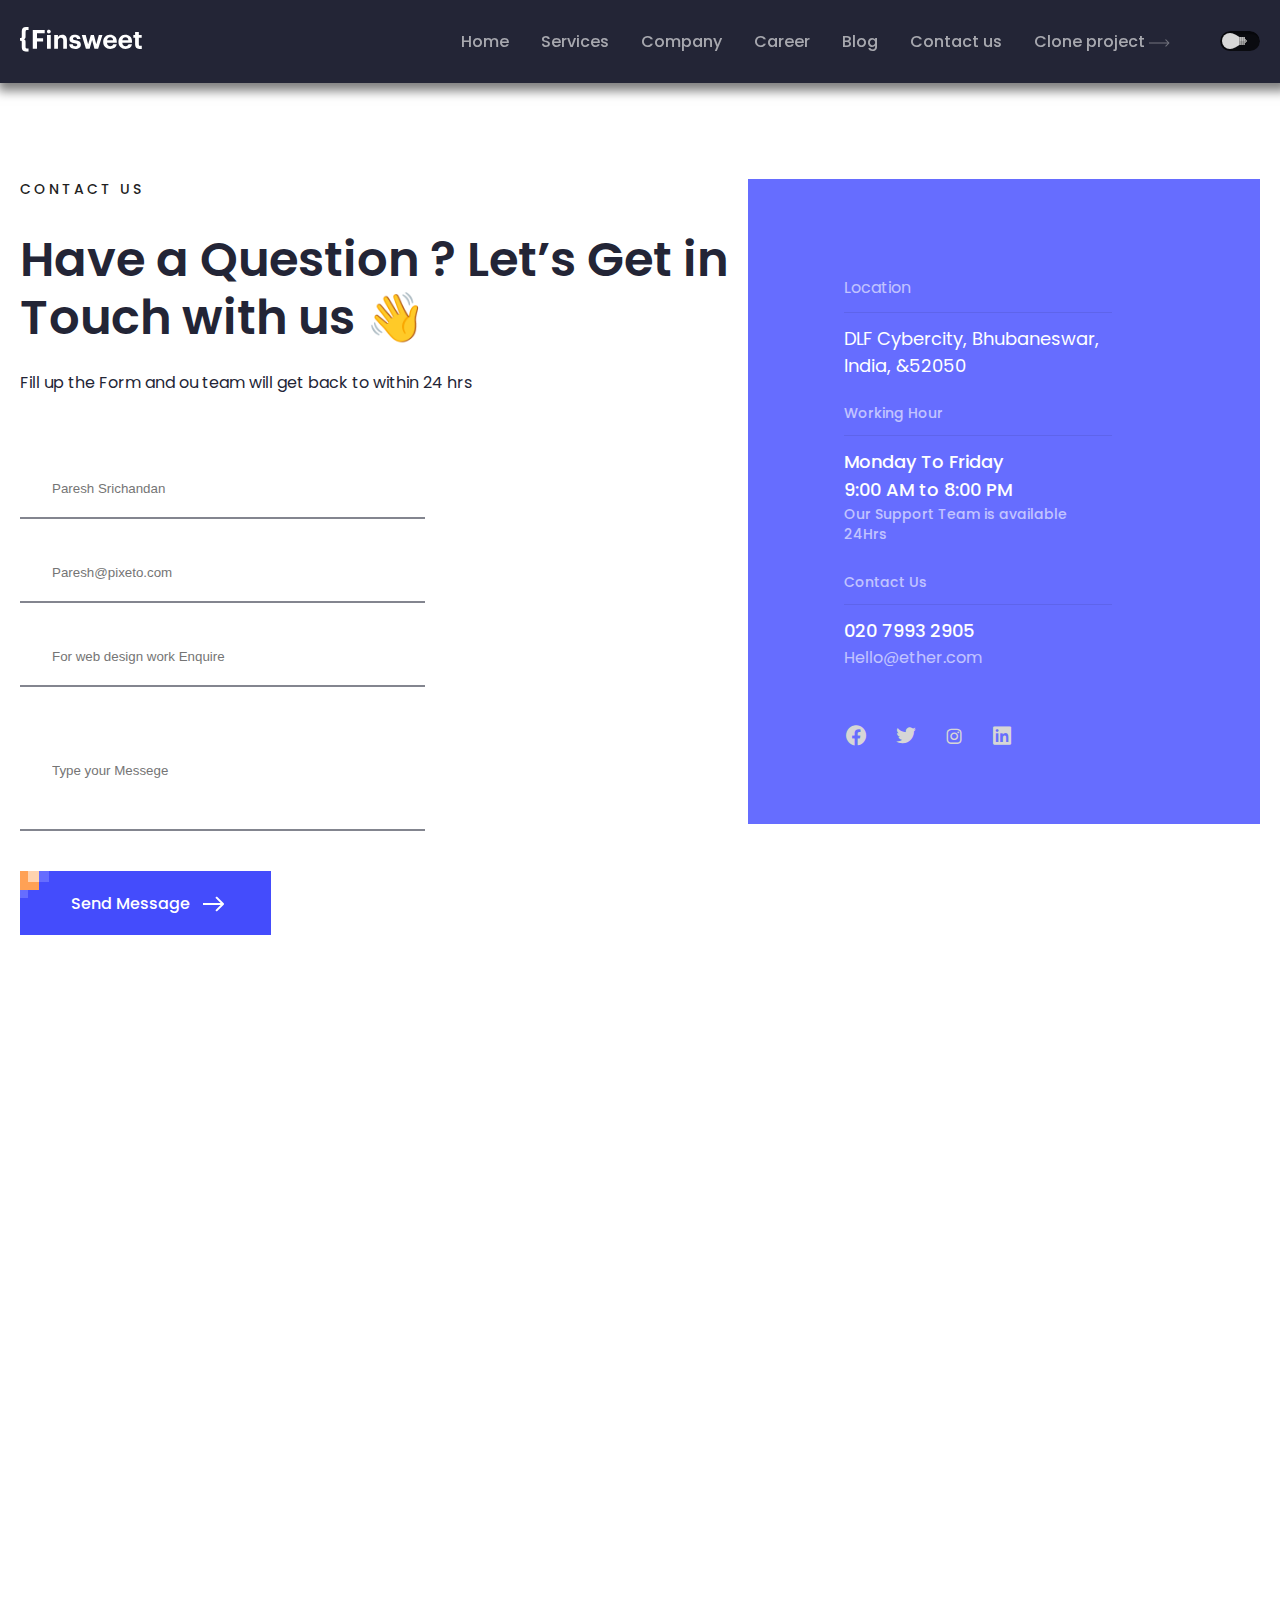
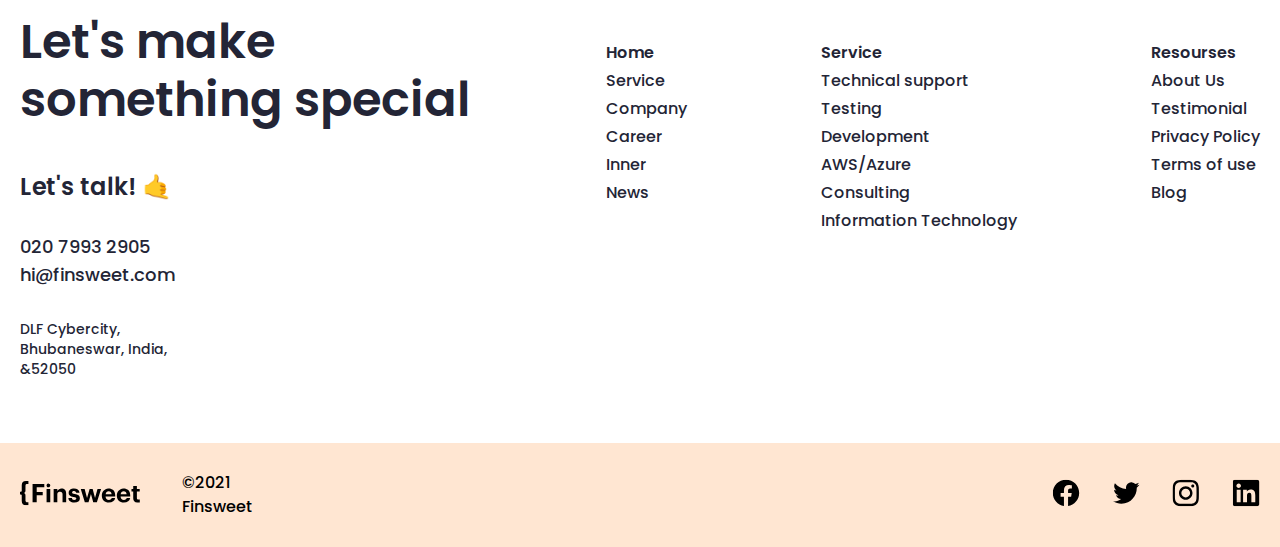
<file: pages/contact.html>
<!DOCTYPE html>
<html lang="en">
  <head>
    <meta charset="UTF-8" />
    <meta name="viewport" content="width=device-width, initial-scale=1.0" />
    <link rel="icon" href="../images/LOGO.jpeg" />
    <title>Blog Inner</title>
    <link rel="stylesheet" href="../scss/main.css" />
    <link
      href="https://unpkg.com/boxicons@2.1.4/css/boxicons.min.css"
      rel="stylesheet"
    />
  </head>
  <body>
    <header>
      <div class="container">
        <nav>
          <a href="../index.html" class="logo">
            <svg
              xmlns="http://www.w3.org/2000/svg"
              width="122"
              height="25"
              viewBox="0 0 122 25"
            >
              <g clip-path="url(#clip0_201_2)">
                <path
                  d="M121.784 18.8714V21.8905H119.251C116.549 21.8056 115.105 20.3462 115.105 17.6051V10.7097H113.336V8.06125H115.105V5.09619H118.842V8.03037H121.699V10.6711H118.842V17.2344C118.842 18.1224 119.019 18.8328 120.386 18.8328L121.784 18.8714Z"
                />
                <path
                  d="M98.4416 15.0029V14.8021C98.4011 13.914 98.5364 13.0267 98.8395 12.191C99.1427 11.3552 99.6078 10.5876 100.208 9.93193C100.809 9.2763 101.532 8.74561 102.338 8.37027C103.144 7.99493 104.016 7.78232 104.904 7.74463C105.082 7.74463 105.267 7.74463 105.445 7.74463C108.974 7.74463 112.07 9.79855 112.07 14.694V15.7364H102.264C102.364 17.9911 103.584 19.2651 105.638 19.2651C107.406 19.2651 108.232 18.493 108.472 17.3656H112.001C111.568 20.3075 109.221 21.9445 105.507 21.9445C101.43 21.9136 98.4416 19.3346 98.4416 15.0029ZM108.395 13.3736C108.263 11.3197 107.229 10.3313 105.43 10.3313C103.63 10.3313 102.596 11.4432 102.341 13.3736H108.395Z"
                />
                <path
                  d="M83.1838 15.0029V14.8021C83.1433 13.9153 83.278 13.0291 83.5802 12.1944C83.8824 11.3596 84.3462 10.5926 84.9449 9.9372C85.5437 9.28177 86.2658 8.75078 87.0699 8.37456C87.874 7.99835 88.7444 7.78429 89.6312 7.74463C89.8088 7.74463 89.9942 7.74463 90.1717 7.74463C93.7005 7.74463 96.8045 9.79855 96.8045 14.694V15.7364H87.0059C87.1063 17.9911 88.3263 19.2651 90.3802 19.2651C92.1485 19.2651 92.9747 18.493 93.214 17.3656H96.7428C96.3026 20.3075 93.9553 21.9445 90.2412 21.9445C86.172 21.9136 83.1838 19.3346 83.1838 15.0029ZM93.1368 13.3736C93.0055 11.3197 91.9709 10.3313 90.1717 10.3313C88.3726 10.3313 87.3688 11.4741 87.0831 13.3659L93.1368 13.3736Z"
                />
                <path
                  d="M61.7725 8.03027H65.7259L68.1427 17.188L70.7912 8.03027H73.8798L76.2735 17.188L78.8216 8.03027H82.443L78.1498 21.6356H74.4435L72.127 13.0956L69.6484 21.6356H65.8958L61.7725 8.03027Z"
                />
                <path
                  d="M49.209 17.358H52.7377C52.8999 18.5858 53.5099 19.2884 55.1314 19.2884C56.583 19.2884 57.2548 18.7402 57.2548 17.8059C57.2548 16.8716 56.4827 16.4778 54.506 16.1998C50.8846 15.6516 49.487 14.6092 49.487 11.953C49.487 9.11918 52.0814 7.71387 54.892 7.71387C57.9111 7.71387 60.189 8.81032 60.5133 11.9375H57.0309C57.0087 11.6958 56.9388 11.4608 56.8252 11.2462C56.7117 11.0317 56.5567 10.8417 56.3693 10.6873C56.1819 10.533 55.9658 10.4173 55.7335 10.3469C55.5011 10.2766 55.2571 10.2529 55.0156 10.2774H54.8997C53.6797 10.2774 52.9694 10.8488 52.9694 11.6827C52.9694 12.5167 53.6257 12.8796 55.6178 13.1653C58.9999 13.6749 60.8916 14.532 60.8916 17.443C60.8916 20.354 58.7528 21.9137 55.17 21.9137C51.5872 21.9137 49.3094 20.2999 49.209 17.358Z"
                />
                <path
                  d="M34.2139 8.03049H37.9511V10.1848C38.3723 9.39406 39.0117 8.74088 39.7933 8.30288C40.5748 7.86487 41.4657 7.66045 42.3601 7.7139C45.0085 7.7139 46.9312 9.3277 46.9312 13.0109V21.6667H43.2403V13.5514C43.2403 11.7059 42.5222 10.8257 40.8544 10.8257C40.5019 10.795 40.1467 10.8342 39.8094 10.9411C39.4721 11.048 39.1593 11.2205 38.8888 11.4487C38.6183 11.6768 38.3955 11.9561 38.2333 12.2706C38.0711 12.5851 37.9725 12.9285 37.9434 13.2811C37.9241 13.4453 37.9241 13.6111 37.9434 13.7753V21.6358H34.2139V8.03049Z"
                />
                <path
                  d="M27.0022 4.60972C26.9887 4.2371 27.086 3.86885 27.2819 3.55157C27.4777 3.2343 27.7633 2.98228 28.1025 2.82742C28.4417 2.67256 28.8192 2.62182 29.1872 2.68162C29.5553 2.74143 29.8973 2.90909 30.17 3.16339C30.4427 3.41768 30.6338 3.74717 30.7191 4.11014C30.8044 4.4731 30.7801 4.85323 30.6493 5.20238C30.5184 5.55153 30.287 5.85401 29.9841 6.07153C29.6813 6.28904 29.3207 6.4118 28.948 6.42428H28.8785C28.6473 6.43891 28.4154 6.40774 28.1961 6.33255C27.9769 6.25736 27.7747 6.13963 27.6011 5.98611C27.4275 5.83258 27.2859 5.6463 27.1845 5.43793C27.083 5.22956 27.0237 5.00321 27.0099 4.77187C27.0035 4.71807 27.0009 4.66388 27.0022 4.60972ZM27.0022 8.03035H30.778V21.6357H27.0177L27.0022 8.03035Z"
                />
                <path
                  d="M12.7715 3.04224H24.709V6.33932H16.9874V11.2579H23.1029V14.4315H16.9797V21.6357H12.7715V3.04224Z"
                />
                <path
                  d="M5.56722 9.12683C5.56722 10.2928 5.56722 11.7135 3.96114 12.2927C5.60582 12.8563 5.56722 14.0532 5.56722 15.3041V19.937C5.56722 20.8172 5.92241 21.35 6.55557 21.4813C6.6947 21.5282 6.84127 21.5491 6.98797 21.543H8.53228V24.6316H5.98418C3.2662 24.6316 1.76823 23.0873 1.76823 20.2227V14.7404C1.74895 14.4589 1.62485 14.1949 1.42043 14.0005C1.216 13.8061 0.946116 13.6954 0.664051 13.6903H0V10.98H0.664051C0.951744 10.9762 1.22693 10.8618 1.43252 10.6605C1.63812 10.4592 1.75833 10.1865 1.76823 9.89899V4.33949C1.76823 1.52114 3.23532 0 5.98418 0H8.55544V3.04228H7.01114C6.86426 3.0427 6.71835 3.06615 6.57873 3.11177C5.94557 3.27392 5.59038 3.79899 5.59038 4.65608L5.56722 9.12683Z"
                />
              </g>
              <defs>
                <clipPath id="clip0_201_2">
                  <rect width="122" height="24.7089" />
                </clipPath>
              </defs>
            </svg>
          </a>

          <div class="nav_items">
            <div class="nav-items">
              <a href="../index.html">Home</a>
              <a href="./service.html">Services</a>
              <a href="./company.html">Company</a>
              <a href="./career.html">Career</a>
              <a href="./blog.html">Blog</a>
              <a href="./contact.html">Contact us</a>
              <a href="./team.html"
                >Clone project
                <svg
                  xmlns="http://www.w3.org/2000/svg"
                  width="21"
                  height="8"
                  viewBox="0 0 21 8"
                >
                  <path
                    d="M20.3536 4.35355C20.5488 4.15829 20.5488 3.84171 20.3536 3.64645L17.1716 0.464466C16.9763 0.269204 16.6597 0.269204 16.4645 0.464466C16.2692 0.659728 16.2692 0.976311 16.4645 1.17157L19.2929 4L16.4645 6.82843C16.2692 7.02369 16.2692 7.34027 16.4645 7.53553C16.6597 7.7308 16.9763 7.7308 17.1716 7.53553L20.3536 4.35355ZM0 4.5L20 4.5V3.5L0 3.5L0 4.5Z"
                  />
                </svg>
              </a>
            </div>
            <div class="nav-btn">
              <button id="dark-light">
                <input type="checkbox" class="l" />
              </button>
              <div class="burger_menu" id="burger_menu">
                <span class="burger_menu_top"></span>
                <span class="burger_menu_center"></span>
                <span class="burger_menu_bottom"></span>
              </div>
            </div>
          </div>
        </nav>
      </div>
    </header>
    <main class="contact">
      <section>
        <div class="container">
          <div class="first-section">
            <div class="input-text">
              <p>CONTACT US</p>
              <p>Have a Question ? Let’s Get in Touch with us 👋</p>
              <p>Fill up the Form and ou team will get back to within 24 hrs</p>
              <div class="inputs">
                <input
                  class="name"
                  type="text"
                  placeholder="Paresh Srichandan"
                />
                <!-- <label for="Name"> Name</label> -->
                <input
                  class="name"
                  type="email"
                  placeholder="Paresh@pixeto.com"
                />
                <input
                  class="name"
                  type="text"
                  placeholder="For web design work Enquire "
                />
                <input
                  class="text"
                  type="text"
                  placeholder="Type your Messege"
                />
              </div>
            </div>
            <div class="hero-card">
              <div class="texts">
                <p>Location</p>
                <div class="line"></div>
                <p>DLF Cybercity, Bhubaneswar, India, &52050</p>
                <p>Working Hour</p>
                <div class="line"></div>
                <p>Monday To Friday</p>
                <p>9:00 AM to 8:00 PM</p>
                <p>Our Support Team is available 24Hrs</p>
                <p>Contact Us</p>
                <div class="line"></div>
                <p>020 7993 2905</p>
                <p>Hello@ether.com</p>
              </div>
              <div class="social-media">
                <a href="https://www.facebook.com/">
                  <i class="bx bxl-facebook-circle"></i>
                </a>
                <a href="https://www.twitter.com/">
                  <i class="bx bxl-twitter"></i>
                </a>
                <a href="https://www.instagram.com/">
                  <i class="bx bxl-instagram"></i>
                </a>
                <a href="https://www.linkedin.com/">
                  <i class="bx bxl-linkedin-square"></i>
                </a>
              </div>
            </div>
          </div>
        </div>
      </section>
      <section>
        <div class="container">
          <div class="third-section">
            <div class="apply">
              <svg
                xmlns="http://www.w3.org/2000/svg"
                width="29"
                height="27"
                viewBox="0 0 29 27"
                fill="none"
              >
                <path d="M0 11V0H29V11H0Z" fill="#666DFF" />
                <path d="M0 27V19H8V27H0Z" fill="#666DFF" />
                <path d="M0 19V0H19V19H0Z" fill="#FFA155" />
                <path d="M8 11V0H19V11H8Z" fill="#FFD3AF" />
              </svg>
              <p>
                Send Message
                <svg
                  xmlns="http://www.w3.org/2000/svg"
                  width="21"
                  height="16"
                  viewBox="0 0 21 16"
                  fill="none"
                >
                  <path
                    d="M20.7071 8.70711C21.0976 8.31658 21.0976 7.68342 20.7071 7.29289L14.3431 0.928932C13.9526 0.538408 13.3195 0.538408 12.9289 0.928932C12.5384 1.31946 12.5384 1.95262 12.9289 2.34315L18.5858 8L12.9289 13.6569C12.5384 14.0474 12.5384 14.6805 12.9289 15.0711C13.3195 15.4616 13.9526 15.4616 14.3431 15.0711L20.7071 8.70711ZM0 9L20 9V7L0 7L0 9Z"
                    fill="white"
                  />
                </svg>
              </p>
            </div>
          </div>
        </div>
      </section>
      <section>
        <div class="container">
          <div class="map-section">
            <iframe
              src="https://www.google.com/maps/embed?pb=!1m14!1m8!1m3!1d5971.00701178172!2d-73.65155789917478!3d40.71641848683002!3m2!1i1024!2i768!4f13.1!3m3!1m2!1s0x89c27d30d36b9e45%3A0x705467065954136b!2sCherry%20Valley%20Club!5e0!3m2!1sen!2s!4v1699817773524!5m2!1sen!2s"
              width="600"
              height="450"
              style="border: 0"
              allowfullscreen=""
              loading="lazy"
              referrerpolicy="no-referrer-when-downgrade"
            ></iframe>
          </div>
        </div>
      </section>
    </main>
    <footer>
      <div class="container">
        <div class="footer__cards">
          <div class="footer__card">
            <h5>Let's make something special</h5>
            <p>Let's talk! 🤙</p>
            <div class="foot_link">
              <a href="tel:020 7993 2905">020 7993 2905</a>
              <a href="hi@finsweet.com">hi@finsweet.com</a>
              <p>DLF Cybercity, Bhubaneswar, India, &52050</p>
            </div>
          </div>
          <div class="footer__card">
            <h6><a href="../index.html">Home</a></h6>
            <a href="./service.html">Service</a>
            <a href="./company.html">Company</a>
            <a href="./career.html">Career</a>
            <a href="./inner.html">Inner</a>
            <a href="#">News</a>
          </div>
          <div class="footer__card">
            <h6>Service</h6>
            <a href="#">Technical support</a>
            <a href="#">Testing</a>
            <a href="#">Development</a>
            <a href="#">AWS/Azure </a>
            <a href="#">Consulting </a>
            <a href="#">Information Technology </a>
          </div>
          <div class="footer__card">
            <h6>Resourses</h6>
            <a href="#">About Us</a>
            <a href="#">Testimonial</a>
            <a href="./privacy.html">Privacy Policy</a>
            <a href="#">Terms of use</a>
            <a href=".blog.html">Blog</a>
          </div>
        </div>
      </div>
      <div class="footer__bottom">
        <div class="container">
          <div class="foot_bottom-cards">
            <div class="foot_bottom-left">
              <a href="./index.html" class="logo">
                <svg
                  xmlns="http://www.w3.org/2000/svg"
                  width="120"
                  height="25"
                  viewBox="0 0 120 25"
                >
                  <g clip-path="url(#clip0_201_278)">
                    <path
                      d="M119.787 18.5621V21.5317H117.296C114.638 21.4481 113.218 20.0127 113.218 17.3165V10.5342H111.479V7.92915H113.218V5.0127H116.894V7.89877H119.704V10.4962H116.894V16.9519C116.894 17.8254 117.068 18.5241 118.413 18.5241L119.787 18.5621Z"
                    />
                    <path
                      d="M96.8282 14.7569V14.5594C96.7884 13.6859 96.9214 12.8131 97.2196 11.9911C97.5178 11.1691 97.9753 10.414 98.5658 9.76912C99.1564 9.12424 99.8684 8.60225 100.661 8.23306C101.454 7.86387 102.311 7.65475 103.185 7.61768C103.36 7.61768 103.542 7.61768 103.717 7.61768C107.188 7.61768 110.233 9.63793 110.233 14.4531V15.4784H100.588C100.686 17.6962 101.886 18.9493 103.907 18.9493C105.646 18.9493 106.459 18.1898 106.694 17.081H110.165C109.74 19.9746 107.431 21.5848 103.778 21.5848C99.7674 21.5544 96.8282 19.0177 96.8282 14.7569ZM106.618 13.1544C106.489 11.1341 105.471 10.162 103.702 10.162C101.932 10.162 100.914 11.2557 100.664 13.1544H106.618Z"
                    />
                    <path
                      d="M81.8204 14.7569V14.5594C81.7806 13.6871 81.9131 12.8156 82.2103 11.9945C82.5076 11.1734 82.9637 10.419 83.5527 9.77431C84.1416 9.12962 84.8519 8.60733 85.6428 8.23728C86.4337 7.86723 87.2898 7.65669 88.1622 7.61768C88.3368 7.61768 88.5191 7.61768 88.6938 7.61768C92.1647 7.61768 95.2178 9.63793 95.2178 14.4531V15.4784H85.5799C85.6786 17.6962 86.8786 18.9493 88.8989 18.9493C90.6381 18.9493 91.4508 18.1898 91.6862 17.081H95.1571C94.7242 19.9746 92.4153 21.5848 88.7622 21.5848C84.7596 21.5544 81.8204 19.0177 81.8204 14.7569ZM91.6103 13.1544C91.4811 11.1341 90.4634 10.162 88.6938 10.162C86.9242 10.162 85.9368 11.286 85.6558 13.1468L91.6103 13.1544Z"
                    />
                    <path
                      d="M60.7598 7.89868H64.6484L67.0256 16.9063L69.6306 7.89868H72.6686L75.0231 16.9063L77.5294 7.89868H81.0914L76.8686 21.281H73.2231L70.9446 12.881L68.5066 21.281H64.8155L60.7598 7.89868Z"
                    />
                    <path
                      d="M48.4023 17.0735H51.8732C52.0327 18.2811 52.6327 18.9722 54.2277 18.9722C55.6555 18.9722 56.3163 18.433 56.3163 17.514C56.3163 16.595 55.5568 16.2077 53.6125 15.9342C50.0504 15.395 48.6758 14.3697 48.6758 11.757C48.6758 8.96968 51.2277 7.5874 53.9922 7.5874C56.9618 7.5874 59.2023 8.66588 59.5213 11.7418H56.096C56.0742 11.504 56.0054 11.2729 55.8937 11.0619C55.782 10.8508 55.6296 10.6639 55.4453 10.5121C55.261 10.3603 55.0484 10.2465 54.8199 10.1773C54.5913 10.1081 54.3513 10.0848 54.1137 10.1089H53.9998C52.7998 10.1089 52.1011 10.6709 52.1011 11.4912C52.1011 12.3115 52.7466 12.6684 54.7061 12.9494C58.0327 13.4507 59.8935 14.2937 59.8935 17.157C59.8935 20.0203 57.7897 21.5545 54.2656 21.5545C50.7416 21.5545 48.5011 19.9671 48.4023 17.0735Z"
                    />
                    <path
                      d="M33.6533 7.8987H37.3293V10.0177C37.7436 9.23991 38.3725 8.59744 39.1413 8.16662C39.91 7.73579 40.7863 7.53472 41.666 7.5873C44.271 7.5873 46.1622 9.17465 46.1622 12.7974V21.3114H42.5318V13.3291C42.5318 11.5139 41.8255 10.6481 40.185 10.6481C39.8382 10.6179 39.4889 10.6565 39.1572 10.7616C38.8254 10.8668 38.5176 11.0364 38.2516 11.2608C37.9855 11.4852 37.7664 11.76 37.6069 12.0693C37.4473 12.3786 37.3504 12.7164 37.3217 13.0633C37.3027 13.2247 37.3027 13.3879 37.3217 13.5493V21.281H33.6533V7.8987Z"
                    />
                    <path
                      d="M26.5598 4.53425C26.5465 4.16775 26.6422 3.80553 26.8349 3.49346C27.0275 3.18138 27.3085 2.9335 27.6421 2.78117C27.9757 2.62885 28.347 2.57894 28.709 2.63777C29.071 2.69659 29.4074 2.86151 29.6756 3.11163C29.9439 3.36176 30.1318 3.68585 30.2157 4.04286C30.2997 4.39988 30.2758 4.77377 30.1471 5.1172C30.0184 5.46063 29.7907 5.75815 29.4928 5.9721C29.1949 6.18605 28.8403 6.3068 28.4737 6.31906H28.4054C28.1779 6.33346 27.9498 6.3028 27.7342 6.22884C27.5185 6.15489 27.3196 6.03908 27.1489 5.88808C26.9781 5.73707 26.8389 5.55384 26.7391 5.34889C26.6393 5.14393 26.581 4.9213 26.5674 4.69375C26.5611 4.64083 26.5586 4.58753 26.5598 4.53425ZM26.5598 7.89881H30.2737V21.2811H26.575L26.5598 7.89881Z"
                    />
                    <path
                      d="M12.5625 2.99243H24.3043V6.23547H16.7093V11.0734H22.7245V14.195H16.7017V21.281H12.5625V2.99243Z"
                    />
                    <path
                      d="M5.47595 8.97721C5.47595 10.1241 5.47595 11.5215 3.8962 12.0911C5.51393 12.6456 5.47595 13.8228 5.47595 15.0532V19.6101C5.47595 20.4759 5.82532 21 6.4481 21.1291C6.58495 21.1753 6.72912 21.1959 6.87342 21.1899H8.39241V24.2278H5.88608C3.21266 24.2278 1.73924 22.7089 1.73924 19.8911V14.4987C1.72028 14.2219 1.59821 13.9622 1.39714 13.771C1.19607 13.5798 0.930606 13.4709 0.653165 13.4658H0V10.8H0.653165C0.936141 10.7963 1.20682 10.6837 1.40904 10.4858C1.61126 10.2878 1.72951 10.0195 1.73924 9.73671V4.26835C1.73924 1.4962 3.18228 0 5.88608 0H8.41519V2.9924H6.8962C6.75173 2.99282 6.60822 3.01589 6.47089 3.06076C5.8481 3.22025 5.49873 3.73671 5.49873 4.57975L5.47595 8.97721Z"
                    />
                  </g>
                  <defs>
                    <clipPath id="clip0_201_278">
                      <rect width="120" height="24.3038" />
                    </clipPath>
                  </defs>
                </svg>
              </a>
              <p>©2021 Finsweet</p>
            </div>
            <div class="foot_bottom-right">
              <a href="https://www.facebook.com/?locale=ru_RU">
                <svg
                  xmlns="http://www.w3.org/2000/svg"
                  width="28"
                  height="28"
                  viewBox="0 0 16 17"
                >
                  <g clip-path="url(#clip0_1_1760)">
                    <path
                      d="M16 8.52246C16 4.10418 12.4183 0.522461 8 0.522461C3.58172 0.522461 0 4.10418 0 8.52246C0 12.5154 2.92547 15.8251 6.75 16.4253V10.835H4.71875V8.52246H6.75V6.75996C6.75 4.75496 7.94438 3.64746 9.77172 3.64746C10.6467 3.64746 11.5625 3.80371 11.5625 3.80371V5.77246H10.5538C9.56 5.77246 9.25 6.38918 9.25 7.02246V8.52246H11.4688L11.1141 10.835H9.25V16.4253C13.0745 15.8251 16 12.5154 16 8.52246Z"
                    />
                  </g>
                  <defs>
                    <clipPath id="clip0_1_1760">
                      <rect
                        width="28"
                        height="16"
                        transform="translate(0 0.522461)"
                      />
                    </clipPath>
                  </defs>
                </svg>
              </a>
              <a href="https://twitter.com/?lang=ru">
                <svg
                  xmlns="http://www.w3.org/2000/svg"
                  width="28"
                  height="28"
                  viewBox="0 0 17 17"
                >
                  <g clip-path="url(#clip0_1_1762)">
                    <path
                      d="M5.69994 15.0225C11.7362 15.0225 15.0387 10.0203 15.0387 5.6837C15.0387 5.54308 15.0356 5.39933 15.0293 5.2587C15.6718 4.7941 16.2262 4.21863 16.6665 3.55933C16.0682 3.82553 15.4329 3.99938 14.7824 4.07495C15.4674 3.6644 15.9802 3.01944 16.2259 2.25964C15.5815 2.6415 14.8769 2.91087 14.1421 3.0562C13.6471 2.53017 12.9925 2.18187 12.2796 2.06516C11.5668 1.94845 10.8353 2.06983 10.1983 2.41053C9.56137 2.75122 9.05437 3.29226 8.75574 3.95C8.4571 4.60774 8.38346 5.34554 8.54619 6.04933C7.2415 5.98385 5.96513 5.64493 4.79983 5.05453C3.63452 4.46412 2.6063 3.63542 1.78182 2.62214C1.36277 3.34462 1.23454 4.19956 1.42319 5.01319C1.61184 5.82682 2.10321 6.53809 2.79744 7.00245C2.27626 6.9859 1.76649 6.84558 1.31025 6.59308V6.6337C1.30979 7.39189 1.5719 8.12685 2.05204 8.71364C2.53219 9.30043 3.20072 9.70284 3.944 9.85245C3.46121 9.98455 2.95449 10.0038 2.46307 9.9087C2.67281 10.5608 3.08089 11.1311 3.63035 11.54C4.17982 11.949 4.84325 12.1762 5.52807 12.19C4.36545 13.1032 2.92929 13.5985 1.45088 13.5962C1.1887 13.5958 0.92677 13.5797 0.666504 13.5481C2.16841 14.5116 3.91552 15.0234 5.69994 15.0225Z"
                    />
                  </g>
                  <defs>
                    <clipPath id="clip0_1_1762">
                      <rect
                        width="28"
                        height="16"
                        transform="translate(0.666504 0.522461)"
                      />
                    </clipPath>
                  </defs>
                </svg>
              </a>
              <a id="instagram" href="https://www.instagram.com/">
                <svg
                  xmlns="http://www.w3.org/2000/svg"
                  width="28"
                  height="28"
                  viewBox="0 0 17 17"
                >
                  <g clip-path="url(#clip0_1_1764)">
                    <path
                      d="M8.3335 1.96309C10.471 1.96309 10.7241 1.97246 11.5647 2.00996C12.346 2.04434 12.7679 2.17559 13.0491 2.28496C13.421 2.42871 13.6897 2.60371 13.9679 2.88184C14.2491 3.16309 14.421 3.42871 14.5647 3.80059C14.6741 4.08184 14.8054 4.50684 14.8397 5.28496C14.8772 6.12871 14.8866 6.38184 14.8866 8.51621C14.8866 10.6537 14.8772 10.9068 14.8397 11.7475C14.8054 12.5287 14.6741 12.9506 14.5647 13.2318C14.421 13.6037 14.246 13.8725 13.9679 14.1506C13.6866 14.4318 13.421 14.6037 13.0491 14.7475C12.7679 14.8568 12.3429 14.9881 11.5647 15.0225C10.721 15.06 10.4679 15.0693 8.3335 15.0693C6.196 15.0693 5.94287 15.06 5.10225 15.0225C4.321 14.9881 3.89912 14.8568 3.61787 14.7475C3.246 14.6037 2.97725 14.4287 2.69912 14.1506C2.41787 13.8693 2.246 13.6037 2.10225 13.2318C1.99287 12.9506 1.86162 12.5256 1.82725 11.7475C1.78975 10.9037 1.78037 10.6506 1.78037 8.51621C1.78037 6.37871 1.78975 6.12559 1.82725 5.28496C1.86162 4.50371 1.99287 4.08184 2.10225 3.80059C2.246 3.42871 2.421 3.15996 2.69912 2.88184C2.98037 2.60059 3.246 2.42871 3.61787 2.28496C3.89912 2.17559 4.32412 2.04434 5.10225 2.00996C5.94287 1.97246 6.196 1.96309 8.3335 1.96309ZM8.3335 0.522461C6.16162 0.522461 5.88975 0.531836 5.03662 0.569336C4.18662 0.606836 3.60225 0.744336 3.096 0.941211C2.56787 1.14746 2.121 1.41934 1.67725 1.86621C1.23037 2.30996 0.958496 2.75684 0.752246 3.28184C0.555371 3.79121 0.417871 4.37246 0.380371 5.22246C0.342871 6.07871 0.333496 6.35059 0.333496 8.52246C0.333496 10.6943 0.342871 10.9662 0.380371 11.8193C0.417871 12.6693 0.555371 13.2537 0.752246 13.76C0.958496 14.2881 1.23037 14.735 1.67725 15.1787C2.121 15.6225 2.56787 15.8975 3.09287 16.1006C3.60225 16.2975 4.1835 16.435 5.0335 16.4725C5.88662 16.51 6.1585 16.5193 8.33037 16.5193C10.5022 16.5193 10.7741 16.51 11.6272 16.4725C12.4772 16.435 13.0616 16.2975 13.5679 16.1006C14.0929 15.8975 14.5397 15.6225 14.9835 15.1787C15.4272 14.735 15.7022 14.2881 15.9054 13.7631C16.1022 13.2537 16.2397 12.6725 16.2772 11.8225C16.3147 10.9693 16.3241 10.6975 16.3241 8.52559C16.3241 6.35371 16.3147 6.08184 16.2772 5.22871C16.2397 4.37871 16.1022 3.79434 15.9054 3.28809C15.7085 2.75684 15.4366 2.30996 14.9897 1.86621C14.546 1.42246 14.0991 1.14746 13.5741 0.944336C13.0647 0.747461 12.4835 0.609961 11.6335 0.572461C10.7772 0.531836 10.5054 0.522461 8.3335 0.522461Z"
                    />
                    <path
                      d="M8.3335 4.41309C6.06475 4.41309 4.22412 6.25371 4.22412 8.52246C4.22412 10.7912 6.06475 12.6318 8.3335 12.6318C10.6022 12.6318 12.4429 10.7912 12.4429 8.52246C12.4429 6.25371 10.6022 4.41309 8.3335 4.41309ZM8.3335 11.1881C6.86162 11.1881 5.66787 9.99434 5.66787 8.52246C5.66787 7.05059 6.86162 5.85684 8.3335 5.85684C9.80537 5.85684 10.9991 7.05059 10.9991 8.52246C10.9991 9.99434 9.80537 11.1881 8.3335 11.1881Z"
                    />
                    <path
                      d="M13.5647 4.25064C13.5647 4.78189 13.1335 5.21001 12.6054 5.21001C12.0741 5.21001 11.646 4.77876 11.646 4.25064C11.646 3.71939 12.0772 3.29126 12.6054 3.29126C13.1335 3.29126 13.5647 3.72251 13.5647 4.25064Z"
                    />
                  </g>
                  <defs>
                    <clipPath id="clip0_1_1764">
                      <rect
                        width="28"
                        height="16"
                        transform="translate(0.333496 0.522461)"
                      />
                    </clipPath>
                  </defs>
                </svg>
              </a>
              <a href="https://ru.linkedin.com/">
                <svg
                  xmlns="http://www.w3.org/2000/svg"
                  width="28"
                  height="28"
                  viewBox="0 0 16 17"
                >
                  <g clip-path="url(#clip0_1_1769)">
                    <path
                      d="M14.8156 0.522461H1.18125C0.528125 0.522461 0 1.03809 0 1.67559V15.3662C0 16.0037 0.528125 16.5225 1.18125 16.5225H14.8156C15.4688 16.5225 16 16.0037 16 15.3693V1.67559C16 1.03809 15.4688 0.522461 14.8156 0.522461ZM4.74687 14.1568H2.37188V6.51934H4.74687V14.1568ZM3.55938 5.47871C2.79688 5.47871 2.18125 4.86309 2.18125 4.10371C2.18125 3.34434 2.79688 2.72871 3.55938 2.72871C4.31875 2.72871 4.93437 3.34434 4.93437 4.10371C4.93437 4.85996 4.31875 5.47871 3.55938 5.47871ZM13.6344 14.1568H11.2625V10.4443C11.2625 9.55996 11.2469 8.41934 10.0281 8.41934C8.79375 8.41934 8.60625 9.38496 8.60625 10.3818V14.1568H6.2375V6.51934H8.5125V7.56309H8.54375C8.85938 6.96309 9.63438 6.32871 10.7875 6.32871C13.1906 6.32871 13.6344 7.90996 13.6344 9.96621V14.1568Z"
                    />
                  </g>
                  <defs>
                    <clipPath id="clip0_1_1769">
                      <rect
                        width="28"
                        height="16"
                        transform="translate(0 0.522461)"
                      />
                    </clipPath>
                  </defs>
                </svg>
              </a>
            </div>
          </div>
        </div>
      </div>
    </footer>

    <script src="../js/main.js"></script>
  </body>
</html>
</file>
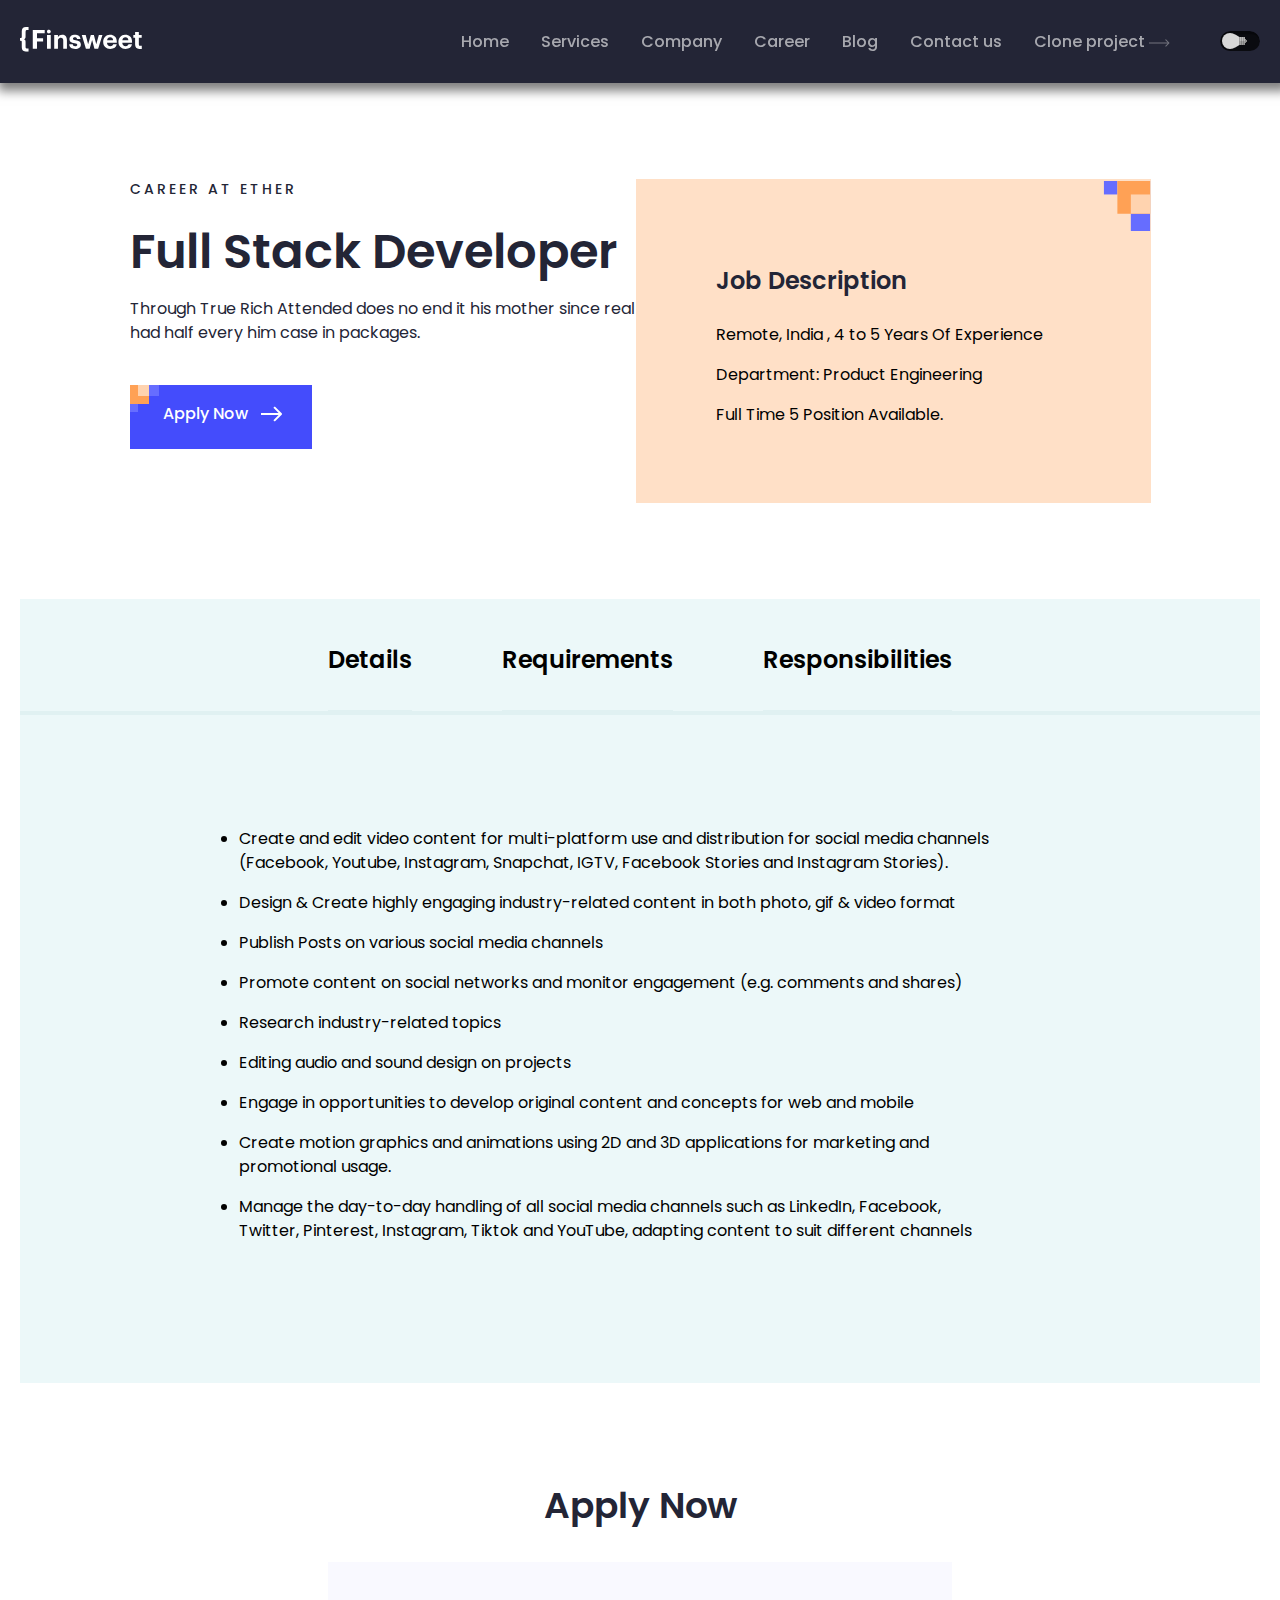
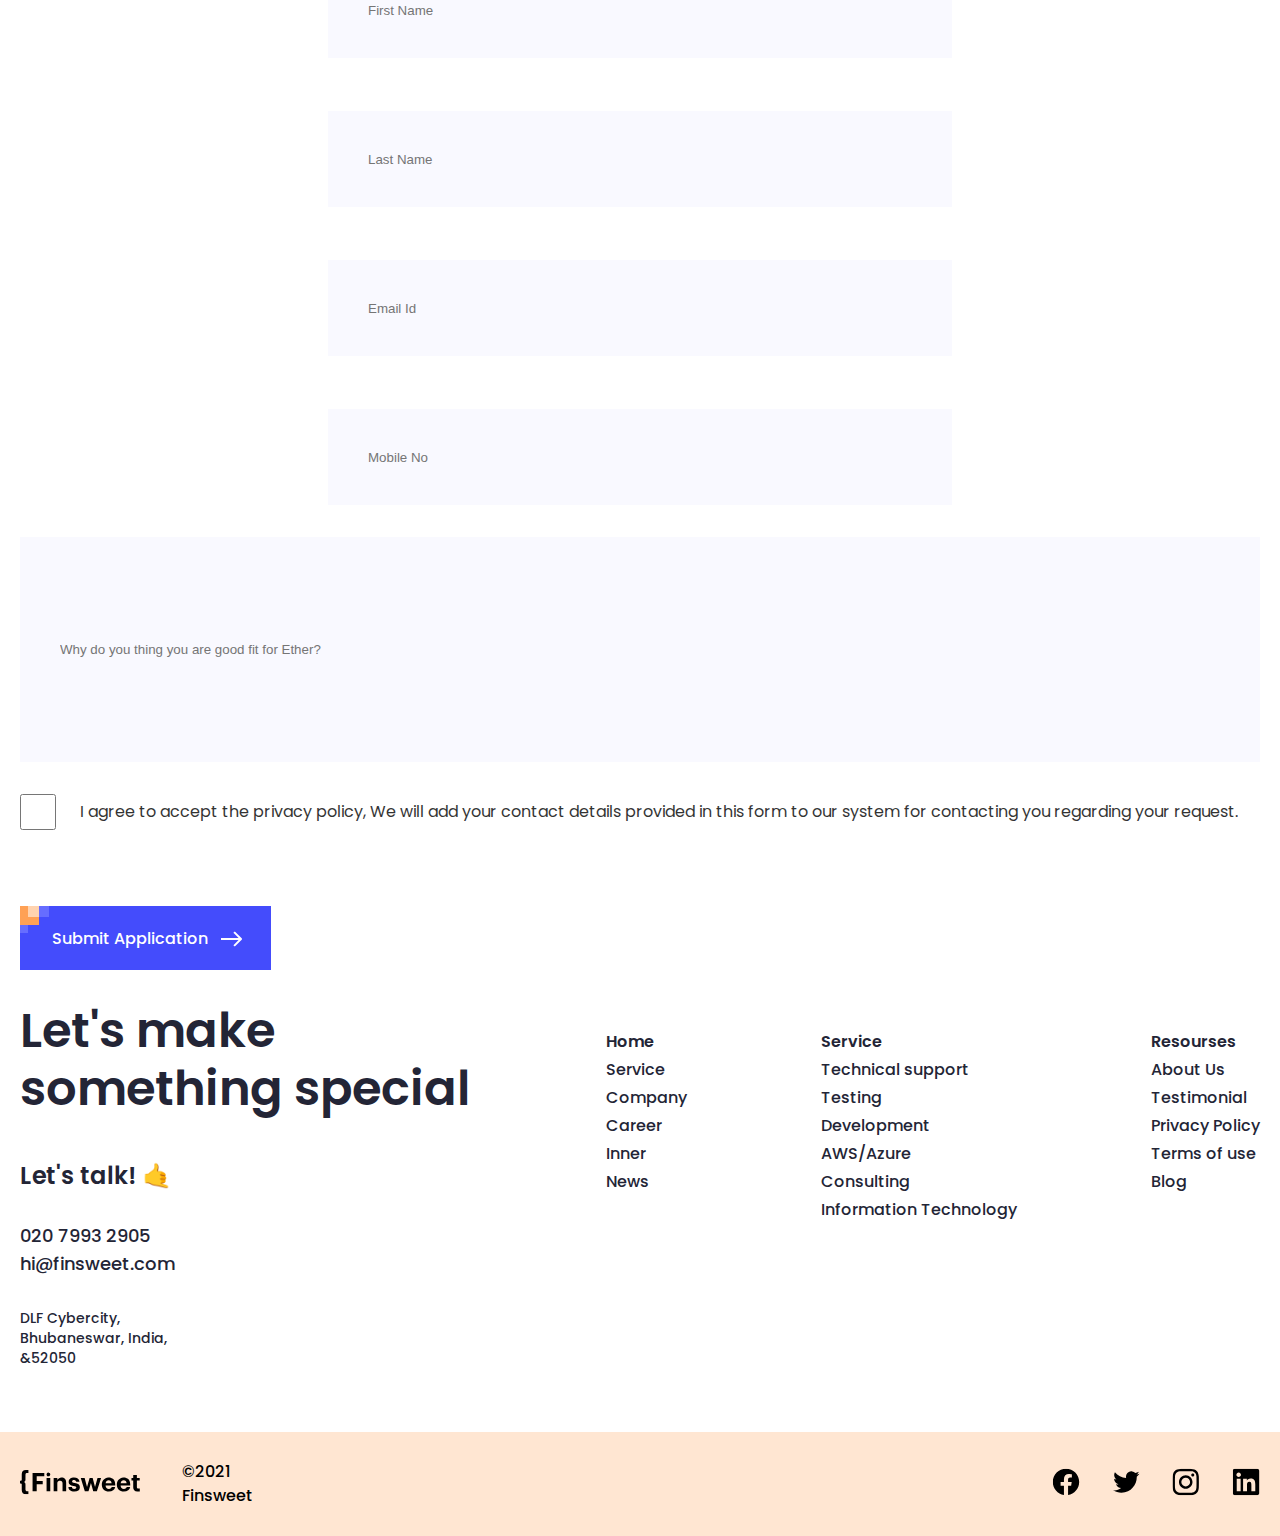
<file: pages/inner.html>
<!DOCTYPE html>
<html lang="en">
  <head>
    <meta charset="UTF-8" />
    <meta name="viewport" content="width=device-width, initial-scale=1.0" />
    <link rel="icon" href="../images/LOGO.jpeg" />
    <title>Blog Inner</title>
    <link rel="stylesheet" href="../scss/main.css" />
  </head>
  <body>
    <header>
      <div class="container">
        <nav>
          <a href="../index.html" class="logo">
            <svg
              xmlns="http://www.w3.org/2000/svg"
              width="122"
              height="25"
              viewBox="0 0 122 25"
            >
              <g clip-path="url(#clip0_201_2)">
                <path
                  d="M121.784 18.8714V21.8905H119.251C116.549 21.8056 115.105 20.3462 115.105 17.6051V10.7097H113.336V8.06125H115.105V5.09619H118.842V8.03037H121.699V10.6711H118.842V17.2344C118.842 18.1224 119.019 18.8328 120.386 18.8328L121.784 18.8714Z"
                />
                <path
                  d="M98.4416 15.0029V14.8021C98.4011 13.914 98.5364 13.0267 98.8395 12.191C99.1427 11.3552 99.6078 10.5876 100.208 9.93193C100.809 9.2763 101.532 8.74561 102.338 8.37027C103.144 7.99493 104.016 7.78232 104.904 7.74463C105.082 7.74463 105.267 7.74463 105.445 7.74463C108.974 7.74463 112.07 9.79855 112.07 14.694V15.7364H102.264C102.364 17.9911 103.584 19.2651 105.638 19.2651C107.406 19.2651 108.232 18.493 108.472 17.3656H112.001C111.568 20.3075 109.221 21.9445 105.507 21.9445C101.43 21.9136 98.4416 19.3346 98.4416 15.0029ZM108.395 13.3736C108.263 11.3197 107.229 10.3313 105.43 10.3313C103.63 10.3313 102.596 11.4432 102.341 13.3736H108.395Z"
                />
                <path
                  d="M83.1838 15.0029V14.8021C83.1433 13.9153 83.278 13.0291 83.5802 12.1944C83.8824 11.3596 84.3462 10.5926 84.9449 9.9372C85.5437 9.28177 86.2658 8.75078 87.0699 8.37456C87.874 7.99835 88.7444 7.78429 89.6312 7.74463C89.8088 7.74463 89.9942 7.74463 90.1717 7.74463C93.7005 7.74463 96.8045 9.79855 96.8045 14.694V15.7364H87.0059C87.1063 17.9911 88.3263 19.2651 90.3802 19.2651C92.1485 19.2651 92.9747 18.493 93.214 17.3656H96.7428C96.3026 20.3075 93.9553 21.9445 90.2412 21.9445C86.172 21.9136 83.1838 19.3346 83.1838 15.0029ZM93.1368 13.3736C93.0055 11.3197 91.9709 10.3313 90.1717 10.3313C88.3726 10.3313 87.3688 11.4741 87.0831 13.3659L93.1368 13.3736Z"
                />
                <path
                  d="M61.7725 8.03027H65.7259L68.1427 17.188L70.7912 8.03027H73.8798L76.2735 17.188L78.8216 8.03027H82.443L78.1498 21.6356H74.4435L72.127 13.0956L69.6484 21.6356H65.8958L61.7725 8.03027Z"
                />
                <path
                  d="M49.209 17.358H52.7377C52.8999 18.5858 53.5099 19.2884 55.1314 19.2884C56.583 19.2884 57.2548 18.7402 57.2548 17.8059C57.2548 16.8716 56.4827 16.4778 54.506 16.1998C50.8846 15.6516 49.487 14.6092 49.487 11.953C49.487 9.11918 52.0814 7.71387 54.892 7.71387C57.9111 7.71387 60.189 8.81032 60.5133 11.9375H57.0309C57.0087 11.6958 56.9388 11.4608 56.8252 11.2462C56.7117 11.0317 56.5567 10.8417 56.3693 10.6873C56.1819 10.533 55.9658 10.4173 55.7335 10.3469C55.5011 10.2766 55.2571 10.2529 55.0156 10.2774H54.8997C53.6797 10.2774 52.9694 10.8488 52.9694 11.6827C52.9694 12.5167 53.6257 12.8796 55.6178 13.1653C58.9999 13.6749 60.8916 14.532 60.8916 17.443C60.8916 20.354 58.7528 21.9137 55.17 21.9137C51.5872 21.9137 49.3094 20.2999 49.209 17.358Z"
                />
                <path
                  d="M34.2139 8.03049H37.9511V10.1848C38.3723 9.39406 39.0117 8.74088 39.7933 8.30288C40.5748 7.86487 41.4657 7.66045 42.3601 7.7139C45.0085 7.7139 46.9312 9.3277 46.9312 13.0109V21.6667H43.2403V13.5514C43.2403 11.7059 42.5222 10.8257 40.8544 10.8257C40.5019 10.795 40.1467 10.8342 39.8094 10.9411C39.4721 11.048 39.1593 11.2205 38.8888 11.4487C38.6183 11.6768 38.3955 11.9561 38.2333 12.2706C38.0711 12.5851 37.9725 12.9285 37.9434 13.2811C37.9241 13.4453 37.9241 13.6111 37.9434 13.7753V21.6358H34.2139V8.03049Z"
                />
                <path
                  d="M27.0022 4.60972C26.9887 4.2371 27.086 3.86885 27.2819 3.55157C27.4777 3.2343 27.7633 2.98228 28.1025 2.82742C28.4417 2.67256 28.8192 2.62182 29.1872 2.68162C29.5553 2.74143 29.8973 2.90909 30.17 3.16339C30.4427 3.41768 30.6338 3.74717 30.7191 4.11014C30.8044 4.4731 30.7801 4.85323 30.6493 5.20238C30.5184 5.55153 30.287 5.85401 29.9841 6.07153C29.6813 6.28904 29.3207 6.4118 28.948 6.42428H28.8785C28.6473 6.43891 28.4154 6.40774 28.1961 6.33255C27.9769 6.25736 27.7747 6.13963 27.6011 5.98611C27.4275 5.83258 27.2859 5.6463 27.1845 5.43793C27.083 5.22956 27.0237 5.00321 27.0099 4.77187C27.0035 4.71807 27.0009 4.66388 27.0022 4.60972ZM27.0022 8.03035H30.778V21.6357H27.0177L27.0022 8.03035Z"
                />
                <path
                  d="M12.7715 3.04224H24.709V6.33932H16.9874V11.2579H23.1029V14.4315H16.9797V21.6357H12.7715V3.04224Z"
                />
                <path
                  d="M5.56722 9.12683C5.56722 10.2928 5.56722 11.7135 3.96114 12.2927C5.60582 12.8563 5.56722 14.0532 5.56722 15.3041V19.937C5.56722 20.8172 5.92241 21.35 6.55557 21.4813C6.6947 21.5282 6.84127 21.5491 6.98797 21.543H8.53228V24.6316H5.98418C3.2662 24.6316 1.76823 23.0873 1.76823 20.2227V14.7404C1.74895 14.4589 1.62485 14.1949 1.42043 14.0005C1.216 13.8061 0.946116 13.6954 0.664051 13.6903H0V10.98H0.664051C0.951744 10.9762 1.22693 10.8618 1.43252 10.6605C1.63812 10.4592 1.75833 10.1865 1.76823 9.89899V4.33949C1.76823 1.52114 3.23532 0 5.98418 0H8.55544V3.04228H7.01114C6.86426 3.0427 6.71835 3.06615 6.57873 3.11177C5.94557 3.27392 5.59038 3.79899 5.59038 4.65608L5.56722 9.12683Z"
                />
              </g>
              <defs>
                <clipPath id="clip0_201_2">
                  <rect width="122" height="24.7089" />
                </clipPath>
              </defs>
            </svg>
          </a>

          <div class="nav_items">
            <div class="nav-items">
              <a href="../index.html">Home</a>
              <a href="./service.html">Services</a>
              <a href="./company.html">Company</a>
              <a href="./career.html">Career</a>
              <a href="./blog.html">Blog</a>
              <a href="./contact.html">Contact us</a>
              <a href="./team.html"
                >Clone project
                <svg
                  xmlns="http://www.w3.org/2000/svg"
                  width="21"
                  height="8"
                  viewBox="0 0 21 8"
                >
                  <path
                    d="M20.3536 4.35355C20.5488 4.15829 20.5488 3.84171 20.3536 3.64645L17.1716 0.464466C16.9763 0.269204 16.6597 0.269204 16.4645 0.464466C16.2692 0.659728 16.2692 0.976311 16.4645 1.17157L19.2929 4L16.4645 6.82843C16.2692 7.02369 16.2692 7.34027 16.4645 7.53553C16.6597 7.7308 16.9763 7.7308 17.1716 7.53553L20.3536 4.35355ZM0 4.5L20 4.5V3.5L0 3.5L0 4.5Z"
                  />
                </svg>
              </a>
            </div>
            <div class="nav-btn">
              <button id="dark-light">
                <input type="checkbox" class="l" />
              </button>
              <div class="burger_menu" id="burger_menu">
                <span class="burger_menu_top"></span>
                <span class="burger_menu_center"></span>
                <span class="burger_menu_bottom"></span>
              </div>
            </div>
          </div>
        </nav>
      </div>
    </header>
    <main class="career">
      <section>
        <div class="container">
          <div class="first-section">
            <div class="left-part">
              <p>CAREER AT Ether</p>
              <p>Full Stack Developer</p>
              <p>
                Through True Rich Attended does no end it his mother since real
                had half every him case in packages.
              </p>
              <a href="./contact.html">
                <div class="apply">
                  <svg
                    xmlns="http://www.w3.org/2000/svg"
                    width="29"
                    height="27"
                    viewBox="0 0 29 27"
                    fill="none"
                  >
                    <path d="M0 11V0H29V11H0Z" fill="#666DFF" />
                    <path d="M0 27V19H8V27H0Z" fill="#666DFF" />
                    <path d="M0 19V0H19V19H0Z" fill="#FFA155" />
                    <path d="M8 11V0H19V11H8Z" fill="#FFD3AF" />
                  </svg>
                  <p>
                    Apply Now
                    <svg
                      xmlns="http://www.w3.org/2000/svg"
                      width="21"
                      height="16"
                      viewBox="0 0 21 16"
                      fill="none"
                    >
                      <path
                        d="M20.7071 8.70711C21.0976 8.31658 21.0976 7.68342 20.7071 7.29289L14.3431 0.928932C13.9526 0.538408 13.3195 0.538408 12.9289 0.928932C12.5384 1.31946 12.5384 1.95262 12.9289 2.34315L18.5858 8L12.9289 13.6569C12.5384 14.0474 12.5384 14.6805 12.9289 15.0711C13.3195 15.4616 13.9526 15.4616 14.3431 15.0711L20.7071 8.70711ZM0 9L20 9V7L0 7L0 9Z"
                        fill="white"
                      />
                    </svg>
                  </p>
                </div>
              </a>
            </div>
            <div class="right-part">
              <svg
                xmlns="http://www.w3.org/2000/svg"
                width="48"
                height="52"
                viewBox="0 0 48 52"
                fill="none"
              >
                <path
                  d="M28 -8.74228e-07L48 0L48 52L28 52L28 -8.74228e-07Z"
                  fill="#666DFF"
                />
                <path
                  d="M0 -6.11959e-07L14 0L14 14L-6.11959e-07 14L0 -6.11959e-07Z"
                  fill="#666DFF"
                />
                <path
                  d="M14 -1.48619e-06L48 0L48 34L14 34L14 -1.48619e-06Z"
                  fill="#FFA155"
                />
                <path d="M28 14L48 14L48 34L28 34L28 14Z" fill="#FFD3AF" />
              </svg>
              <p>Job Description</p>
              <p>Remote, India , 4 to 5 Years Of Experience</p>
              <p>Department: Product Engineering</p>
              <p>Full Time 5 Position Available.</p>
            </div>
          </div>
        </div>
      </section>
      <section>
        <div class="container">
          <div class="second-section">
            <div class="headings">
              <p>Details</p>
              <p>Requirements</p>
              <p>Responsibilities</p>
            </div>
            <div class="line"></div>
            <ul>
              <li>
                Create and edit video content for multi-platform use and
                distribution for social media channels (Facebook, Youtube,
                Instagram, Snapchat, IGTV, Facebook Stories and Instagram
                Stories).
              </li>
              <li>
                Design & Create highly engaging industry-related content in both
                photo, gif & video format
              </li>
              <li>Publish Posts on various social media channels</li>
              <li>
                Promote content on social networks and monitor engagement (e.g.
                comments and shares)
              </li>
              <li>Research industry-related topics</li>
              <li>Editing audio and sound design on projects</li>
              <li>
                Engage in opportunities to develop original content and concepts
                for web and mobile
              </li>
              <li>
                Create motion graphics and animations using 2D and 3D
                applications for marketing and promotional usage.
              </li>
              <li>
                Manage the day-to-day handling of all social media channels such
                as LinkedIn, Facebook, Twitter, Pinterest, Instagram, Tiktok and
                YouTube, adapting content to suit different channels
              </li>
            </ul>
          </div>
        </div>
      </section>
      <section>
        <div class="container">
          <div class="third-section">
            <h3 id="apply">Apply Now</h3>
            <div class="inputs">
              <input type="text" placeholder="First Name" />
              <input type="text" placeholder="Last Name" />
              <input type="email" placeholder="Email Id" />
              <input type="tel" placeholder="Mobile No" />
            </div>
            <input
              type="text"
              placeholder="Why do you thing you are good fit for Ether?"
            />
          </div>
        </div>
      </section>
      <section>
        <div class="container">
          <div class="fourth-section">
            <input type="checkbox" />
            <p>
              I agree to accept the privacy policy, We will add your contact
              details provided in this form to our system for contacting you
              regarding your request.
            </p>
          </div>
        </div>
      </section>
      <section>
        <div class="container">
          <div class="fifth-section">
            <div class="apply">
              <svg
                xmlns="http://www.w3.org/2000/svg"
                width="29"
                height="27"
                viewBox="0 0 29 27"
                fill="none"
              >
                <path d="M0 11V0H29V11H0Z" fill="#666DFF" />
                <path d="M0 27V19H8V27H0Z" fill="#666DFF" />
                <path d="M0 19V0H19V19H0Z" fill="#FFA155" />
                <path d="M8 11V0H19V11H8Z" fill="#FFD3AF" />
              </svg>
              <p>
                Submit Application
                <svg
                  xmlns="http://www.w3.org/2000/svg"
                  width="21"
                  height="16"
                  viewBox="0 0 21 16"
                  fill="none"
                >
                  <path
                    d="M20.7071 8.70711C21.0976 8.31658 21.0976 7.68342 20.7071 7.29289L14.3431 0.928932C13.9526 0.538408 13.3195 0.538408 12.9289 0.928932C12.5384 1.31946 12.5384 1.95262 12.9289 2.34315L18.5858 8L12.9289 13.6569C12.5384 14.0474 12.5384 14.6805 12.9289 15.0711C13.3195 15.4616 13.9526 15.4616 14.3431 15.0711L20.7071 8.70711ZM0 9L20 9V7L0 7L0 9Z"
                    fill="white"
                  />
                </svg>
              </p>
            </div>
          </div>
        </div>
      </section>
    </main>
    <footer>
      <div class="container">
        <div class="footer__cards">
          <div class="footer__card">
            <h5>Let's make something special</h5>
            <p>Let's talk! 🤙</p>
            <div class="foot_link">
              <a href="tel:020 7993 2905">020 7993 2905</a>
              <a href="hi@finsweet.com">hi@finsweet.com</a>
              <p>DLF Cybercity, Bhubaneswar, India, &52050</p>
            </div>
          </div>
          <div class="footer__card">
            <h6><a href="../index.html">Home</a></h6>
            <a href="./service.html">Service</a>
            <a href="./company.html">Company</a>
            <a href="./career.html">Career</a>
            <a href="./inner.html">Inner</a>
            <a href="#">News</a>
          </div>
          <div class="footer__card">
            <h6>Service</h6>
            <a href="#">Technical support</a>
            <a href="#">Testing</a>
            <a href="#">Development</a>
            <a href="#">AWS/Azure </a>
            <a href="#">Consulting </a>
            <a href="#">Information Technology </a>
          </div>
          <div class="footer__card">
            <h6>Resourses</h6>
            <a href="#">About Us</a>
            <a href="#">Testimonial</a>
            <a href="./privacy.html">Privacy Policy</a>
            <a href="#">Terms of use</a>
            <a href=".blog.html">Blog</a>
          </div>
        </div>
      </div>
      <div class="footer__bottom">
        <div class="container">
          <div class="foot_bottom-cards">
            <div class="foot_bottom-left">
              <a href="./index.html" class="logo">
                <svg
                  xmlns="http://www.w3.org/2000/svg"
                  width="120"
                  height="25"
                  viewBox="0 0 120 25"
                >
                  <g clip-path="url(#clip0_201_278)">
                    <path
                      d="M119.787 18.5621V21.5317H117.296C114.638 21.4481 113.218 20.0127 113.218 17.3165V10.5342H111.479V7.92915H113.218V5.0127H116.894V7.89877H119.704V10.4962H116.894V16.9519C116.894 17.8254 117.068 18.5241 118.413 18.5241L119.787 18.5621Z"
                    />
                    <path
                      d="M96.8282 14.7569V14.5594C96.7884 13.6859 96.9214 12.8131 97.2196 11.9911C97.5178 11.1691 97.9753 10.414 98.5658 9.76912C99.1564 9.12424 99.8684 8.60225 100.661 8.23306C101.454 7.86387 102.311 7.65475 103.185 7.61768C103.36 7.61768 103.542 7.61768 103.717 7.61768C107.188 7.61768 110.233 9.63793 110.233 14.4531V15.4784H100.588C100.686 17.6962 101.886 18.9493 103.907 18.9493C105.646 18.9493 106.459 18.1898 106.694 17.081H110.165C109.74 19.9746 107.431 21.5848 103.778 21.5848C99.7674 21.5544 96.8282 19.0177 96.8282 14.7569ZM106.618 13.1544C106.489 11.1341 105.471 10.162 103.702 10.162C101.932 10.162 100.914 11.2557 100.664 13.1544H106.618Z"
                    />
                    <path
                      d="M81.8204 14.7569V14.5594C81.7806 13.6871 81.9131 12.8156 82.2103 11.9945C82.5076 11.1734 82.9637 10.419 83.5527 9.77431C84.1416 9.12962 84.8519 8.60733 85.6428 8.23728C86.4337 7.86723 87.2898 7.65669 88.1622 7.61768C88.3368 7.61768 88.5191 7.61768 88.6938 7.61768C92.1647 7.61768 95.2178 9.63793 95.2178 14.4531V15.4784H85.5799C85.6786 17.6962 86.8786 18.9493 88.8989 18.9493C90.6381 18.9493 91.4508 18.1898 91.6862 17.081H95.1571C94.7242 19.9746 92.4153 21.5848 88.7622 21.5848C84.7596 21.5544 81.8204 19.0177 81.8204 14.7569ZM91.6103 13.1544C91.4811 11.1341 90.4634 10.162 88.6938 10.162C86.9242 10.162 85.9368 11.286 85.6558 13.1468L91.6103 13.1544Z"
                    />
                    <path
                      d="M60.7598 7.89868H64.6484L67.0256 16.9063L69.6306 7.89868H72.6686L75.0231 16.9063L77.5294 7.89868H81.0914L76.8686 21.281H73.2231L70.9446 12.881L68.5066 21.281H64.8155L60.7598 7.89868Z"
                    />
                    <path
                      d="M48.4023 17.0735H51.8732C52.0327 18.2811 52.6327 18.9722 54.2277 18.9722C55.6555 18.9722 56.3163 18.433 56.3163 17.514C56.3163 16.595 55.5568 16.2077 53.6125 15.9342C50.0504 15.395 48.6758 14.3697 48.6758 11.757C48.6758 8.96968 51.2277 7.5874 53.9922 7.5874C56.9618 7.5874 59.2023 8.66588 59.5213 11.7418H56.096C56.0742 11.504 56.0054 11.2729 55.8937 11.0619C55.782 10.8508 55.6296 10.6639 55.4453 10.5121C55.261 10.3603 55.0484 10.2465 54.8199 10.1773C54.5913 10.1081 54.3513 10.0848 54.1137 10.1089H53.9998C52.7998 10.1089 52.1011 10.6709 52.1011 11.4912C52.1011 12.3115 52.7466 12.6684 54.7061 12.9494C58.0327 13.4507 59.8935 14.2937 59.8935 17.157C59.8935 20.0203 57.7897 21.5545 54.2656 21.5545C50.7416 21.5545 48.5011 19.9671 48.4023 17.0735Z"
                    />
                    <path
                      d="M33.6533 7.8987H37.3293V10.0177C37.7436 9.23991 38.3725 8.59744 39.1413 8.16662C39.91 7.73579 40.7863 7.53472 41.666 7.5873C44.271 7.5873 46.1622 9.17465 46.1622 12.7974V21.3114H42.5318V13.3291C42.5318 11.5139 41.8255 10.6481 40.185 10.6481C39.8382 10.6179 39.4889 10.6565 39.1572 10.7616C38.8254 10.8668 38.5176 11.0364 38.2516 11.2608C37.9855 11.4852 37.7664 11.76 37.6069 12.0693C37.4473 12.3786 37.3504 12.7164 37.3217 13.0633C37.3027 13.2247 37.3027 13.3879 37.3217 13.5493V21.281H33.6533V7.8987Z"
                    />
                    <path
                      d="M26.5598 4.53425C26.5465 4.16775 26.6422 3.80553 26.8349 3.49346C27.0275 3.18138 27.3085 2.9335 27.6421 2.78117C27.9757 2.62885 28.347 2.57894 28.709 2.63777C29.071 2.69659 29.4074 2.86151 29.6756 3.11163C29.9439 3.36176 30.1318 3.68585 30.2157 4.04286C30.2997 4.39988 30.2758 4.77377 30.1471 5.1172C30.0184 5.46063 29.7907 5.75815 29.4928 5.9721C29.1949 6.18605 28.8403 6.3068 28.4737 6.31906H28.4054C28.1779 6.33346 27.9498 6.3028 27.7342 6.22884C27.5185 6.15489 27.3196 6.03908 27.1489 5.88808C26.9781 5.73707 26.8389 5.55384 26.7391 5.34889C26.6393 5.14393 26.581 4.9213 26.5674 4.69375C26.5611 4.64083 26.5586 4.58753 26.5598 4.53425ZM26.5598 7.89881H30.2737V21.2811H26.575L26.5598 7.89881Z"
                    />
                    <path
                      d="M12.5625 2.99243H24.3043V6.23547H16.7093V11.0734H22.7245V14.195H16.7017V21.281H12.5625V2.99243Z"
                    />
                    <path
                      d="M5.47595 8.97721C5.47595 10.1241 5.47595 11.5215 3.8962 12.0911C5.51393 12.6456 5.47595 13.8228 5.47595 15.0532V19.6101C5.47595 20.4759 5.82532 21 6.4481 21.1291C6.58495 21.1753 6.72912 21.1959 6.87342 21.1899H8.39241V24.2278H5.88608C3.21266 24.2278 1.73924 22.7089 1.73924 19.8911V14.4987C1.72028 14.2219 1.59821 13.9622 1.39714 13.771C1.19607 13.5798 0.930606 13.4709 0.653165 13.4658H0V10.8H0.653165C0.936141 10.7963 1.20682 10.6837 1.40904 10.4858C1.61126 10.2878 1.72951 10.0195 1.73924 9.73671V4.26835C1.73924 1.4962 3.18228 0 5.88608 0H8.41519V2.9924H6.8962C6.75173 2.99282 6.60822 3.01589 6.47089 3.06076C5.8481 3.22025 5.49873 3.73671 5.49873 4.57975L5.47595 8.97721Z"
                    />
                  </g>
                  <defs>
                    <clipPath id="clip0_201_278">
                      <rect width="120" height="24.3038" />
                    </clipPath>
                  </defs>
                </svg>
              </a>
              <p>©2021 Finsweet</p>
            </div>
            <div class="foot_bottom-right">
              <a href="https://www.facebook.com/?locale=ru_RU">
                <svg
                  xmlns="http://www.w3.org/2000/svg"
                  width="28"
                  height="28"
                  viewBox="0 0 16 17"
                >
                  <g clip-path="url(#clip0_1_1760)">
                    <path
                      d="M16 8.52246C16 4.10418 12.4183 0.522461 8 0.522461C3.58172 0.522461 0 4.10418 0 8.52246C0 12.5154 2.92547 15.8251 6.75 16.4253V10.835H4.71875V8.52246H6.75V6.75996C6.75 4.75496 7.94438 3.64746 9.77172 3.64746C10.6467 3.64746 11.5625 3.80371 11.5625 3.80371V5.77246H10.5538C9.56 5.77246 9.25 6.38918 9.25 7.02246V8.52246H11.4688L11.1141 10.835H9.25V16.4253C13.0745 15.8251 16 12.5154 16 8.52246Z"
                    />
                  </g>
                  <defs>
                    <clipPath id="clip0_1_1760">
                      <rect
                        width="28"
                        height="16"
                        transform="translate(0 0.522461)"
                      />
                    </clipPath>
                  </defs>
                </svg>
              </a>
              <a href="https://twitter.com/?lang=ru">
                <svg
                  xmlns="http://www.w3.org/2000/svg"
                  width="28"
                  height="28"
                  viewBox="0 0 17 17"
                >
                  <g clip-path="url(#clip0_1_1762)">
                    <path
                      d="M5.69994 15.0225C11.7362 15.0225 15.0387 10.0203 15.0387 5.6837C15.0387 5.54308 15.0356 5.39933 15.0293 5.2587C15.6718 4.7941 16.2262 4.21863 16.6665 3.55933C16.0682 3.82553 15.4329 3.99938 14.7824 4.07495C15.4674 3.6644 15.9802 3.01944 16.2259 2.25964C15.5815 2.6415 14.8769 2.91087 14.1421 3.0562C13.6471 2.53017 12.9925 2.18187 12.2796 2.06516C11.5668 1.94845 10.8353 2.06983 10.1983 2.41053C9.56137 2.75122 9.05437 3.29226 8.75574 3.95C8.4571 4.60774 8.38346 5.34554 8.54619 6.04933C7.2415 5.98385 5.96513 5.64493 4.79983 5.05453C3.63452 4.46412 2.6063 3.63542 1.78182 2.62214C1.36277 3.34462 1.23454 4.19956 1.42319 5.01319C1.61184 5.82682 2.10321 6.53809 2.79744 7.00245C2.27626 6.9859 1.76649 6.84558 1.31025 6.59308V6.6337C1.30979 7.39189 1.5719 8.12685 2.05204 8.71364C2.53219 9.30043 3.20072 9.70284 3.944 9.85245C3.46121 9.98455 2.95449 10.0038 2.46307 9.9087C2.67281 10.5608 3.08089 11.1311 3.63035 11.54C4.17982 11.949 4.84325 12.1762 5.52807 12.19C4.36545 13.1032 2.92929 13.5985 1.45088 13.5962C1.1887 13.5958 0.92677 13.5797 0.666504 13.5481C2.16841 14.5116 3.91552 15.0234 5.69994 15.0225Z"
                    />
                  </g>
                  <defs>
                    <clipPath id="clip0_1_1762">
                      <rect
                        width="28"
                        height="16"
                        transform="translate(0.666504 0.522461)"
                      />
                    </clipPath>
                  </defs>
                </svg>
              </a>
              <a id="instagram" href="https://www.instagram.com/">
                <svg
                  xmlns="http://www.w3.org/2000/svg"
                  width="28"
                  height="28"
                  viewBox="0 0 17 17"
                >
                  <g clip-path="url(#clip0_1_1764)">
                    <path
                      d="M8.3335 1.96309C10.471 1.96309 10.7241 1.97246 11.5647 2.00996C12.346 2.04434 12.7679 2.17559 13.0491 2.28496C13.421 2.42871 13.6897 2.60371 13.9679 2.88184C14.2491 3.16309 14.421 3.42871 14.5647 3.80059C14.6741 4.08184 14.8054 4.50684 14.8397 5.28496C14.8772 6.12871 14.8866 6.38184 14.8866 8.51621C14.8866 10.6537 14.8772 10.9068 14.8397 11.7475C14.8054 12.5287 14.6741 12.9506 14.5647 13.2318C14.421 13.6037 14.246 13.8725 13.9679 14.1506C13.6866 14.4318 13.421 14.6037 13.0491 14.7475C12.7679 14.8568 12.3429 14.9881 11.5647 15.0225C10.721 15.06 10.4679 15.0693 8.3335 15.0693C6.196 15.0693 5.94287 15.06 5.10225 15.0225C4.321 14.9881 3.89912 14.8568 3.61787 14.7475C3.246 14.6037 2.97725 14.4287 2.69912 14.1506C2.41787 13.8693 2.246 13.6037 2.10225 13.2318C1.99287 12.9506 1.86162 12.5256 1.82725 11.7475C1.78975 10.9037 1.78037 10.6506 1.78037 8.51621C1.78037 6.37871 1.78975 6.12559 1.82725 5.28496C1.86162 4.50371 1.99287 4.08184 2.10225 3.80059C2.246 3.42871 2.421 3.15996 2.69912 2.88184C2.98037 2.60059 3.246 2.42871 3.61787 2.28496C3.89912 2.17559 4.32412 2.04434 5.10225 2.00996C5.94287 1.97246 6.196 1.96309 8.3335 1.96309ZM8.3335 0.522461C6.16162 0.522461 5.88975 0.531836 5.03662 0.569336C4.18662 0.606836 3.60225 0.744336 3.096 0.941211C2.56787 1.14746 2.121 1.41934 1.67725 1.86621C1.23037 2.30996 0.958496 2.75684 0.752246 3.28184C0.555371 3.79121 0.417871 4.37246 0.380371 5.22246C0.342871 6.07871 0.333496 6.35059 0.333496 8.52246C0.333496 10.6943 0.342871 10.9662 0.380371 11.8193C0.417871 12.6693 0.555371 13.2537 0.752246 13.76C0.958496 14.2881 1.23037 14.735 1.67725 15.1787C2.121 15.6225 2.56787 15.8975 3.09287 16.1006C3.60225 16.2975 4.1835 16.435 5.0335 16.4725C5.88662 16.51 6.1585 16.5193 8.33037 16.5193C10.5022 16.5193 10.7741 16.51 11.6272 16.4725C12.4772 16.435 13.0616 16.2975 13.5679 16.1006C14.0929 15.8975 14.5397 15.6225 14.9835 15.1787C15.4272 14.735 15.7022 14.2881 15.9054 13.7631C16.1022 13.2537 16.2397 12.6725 16.2772 11.8225C16.3147 10.9693 16.3241 10.6975 16.3241 8.52559C16.3241 6.35371 16.3147 6.08184 16.2772 5.22871C16.2397 4.37871 16.1022 3.79434 15.9054 3.28809C15.7085 2.75684 15.4366 2.30996 14.9897 1.86621C14.546 1.42246 14.0991 1.14746 13.5741 0.944336C13.0647 0.747461 12.4835 0.609961 11.6335 0.572461C10.7772 0.531836 10.5054 0.522461 8.3335 0.522461Z"
                    />
                    <path
                      d="M8.3335 4.41309C6.06475 4.41309 4.22412 6.25371 4.22412 8.52246C4.22412 10.7912 6.06475 12.6318 8.3335 12.6318C10.6022 12.6318 12.4429 10.7912 12.4429 8.52246C12.4429 6.25371 10.6022 4.41309 8.3335 4.41309ZM8.3335 11.1881C6.86162 11.1881 5.66787 9.99434 5.66787 8.52246C5.66787 7.05059 6.86162 5.85684 8.3335 5.85684C9.80537 5.85684 10.9991 7.05059 10.9991 8.52246C10.9991 9.99434 9.80537 11.1881 8.3335 11.1881Z"
                    />
                    <path
                      d="M13.5647 4.25064C13.5647 4.78189 13.1335 5.21001 12.6054 5.21001C12.0741 5.21001 11.646 4.77876 11.646 4.25064C11.646 3.71939 12.0772 3.29126 12.6054 3.29126C13.1335 3.29126 13.5647 3.72251 13.5647 4.25064Z"
                    />
                  </g>
                  <defs>
                    <clipPath id="clip0_1_1764">
                      <rect
                        width="28"
                        height="16"
                        transform="translate(0.333496 0.522461)"
                      />
                    </clipPath>
                  </defs>
                </svg>
              </a>
              <a href="https://ru.linkedin.com/">
                <svg
                  xmlns="http://www.w3.org/2000/svg"
                  width="28"
                  height="28"
                  viewBox="0 0 16 17"
                >
                  <g clip-path="url(#clip0_1_1769)">
                    <path
                      d="M14.8156 0.522461H1.18125C0.528125 0.522461 0 1.03809 0 1.67559V15.3662C0 16.0037 0.528125 16.5225 1.18125 16.5225H14.8156C15.4688 16.5225 16 16.0037 16 15.3693V1.67559C16 1.03809 15.4688 0.522461 14.8156 0.522461ZM4.74687 14.1568H2.37188V6.51934H4.74687V14.1568ZM3.55938 5.47871C2.79688 5.47871 2.18125 4.86309 2.18125 4.10371C2.18125 3.34434 2.79688 2.72871 3.55938 2.72871C4.31875 2.72871 4.93437 3.34434 4.93437 4.10371C4.93437 4.85996 4.31875 5.47871 3.55938 5.47871ZM13.6344 14.1568H11.2625V10.4443C11.2625 9.55996 11.2469 8.41934 10.0281 8.41934C8.79375 8.41934 8.60625 9.38496 8.60625 10.3818V14.1568H6.2375V6.51934H8.5125V7.56309H8.54375C8.85938 6.96309 9.63438 6.32871 10.7875 6.32871C13.1906 6.32871 13.6344 7.90996 13.6344 9.96621V14.1568Z"
                    />
                  </g>
                  <defs>
                    <clipPath id="clip0_1_1769">
                      <rect
                        width="28"
                        height="16"
                        transform="translate(0 0.522461)"
                      />
                    </clipPath>
                  </defs>
                </svg>
              </a>
            </div>
          </div>
        </div>
      </div>
    </footer>

    <script src="../js/main.js"></script>
  </body>
</html>
</file>
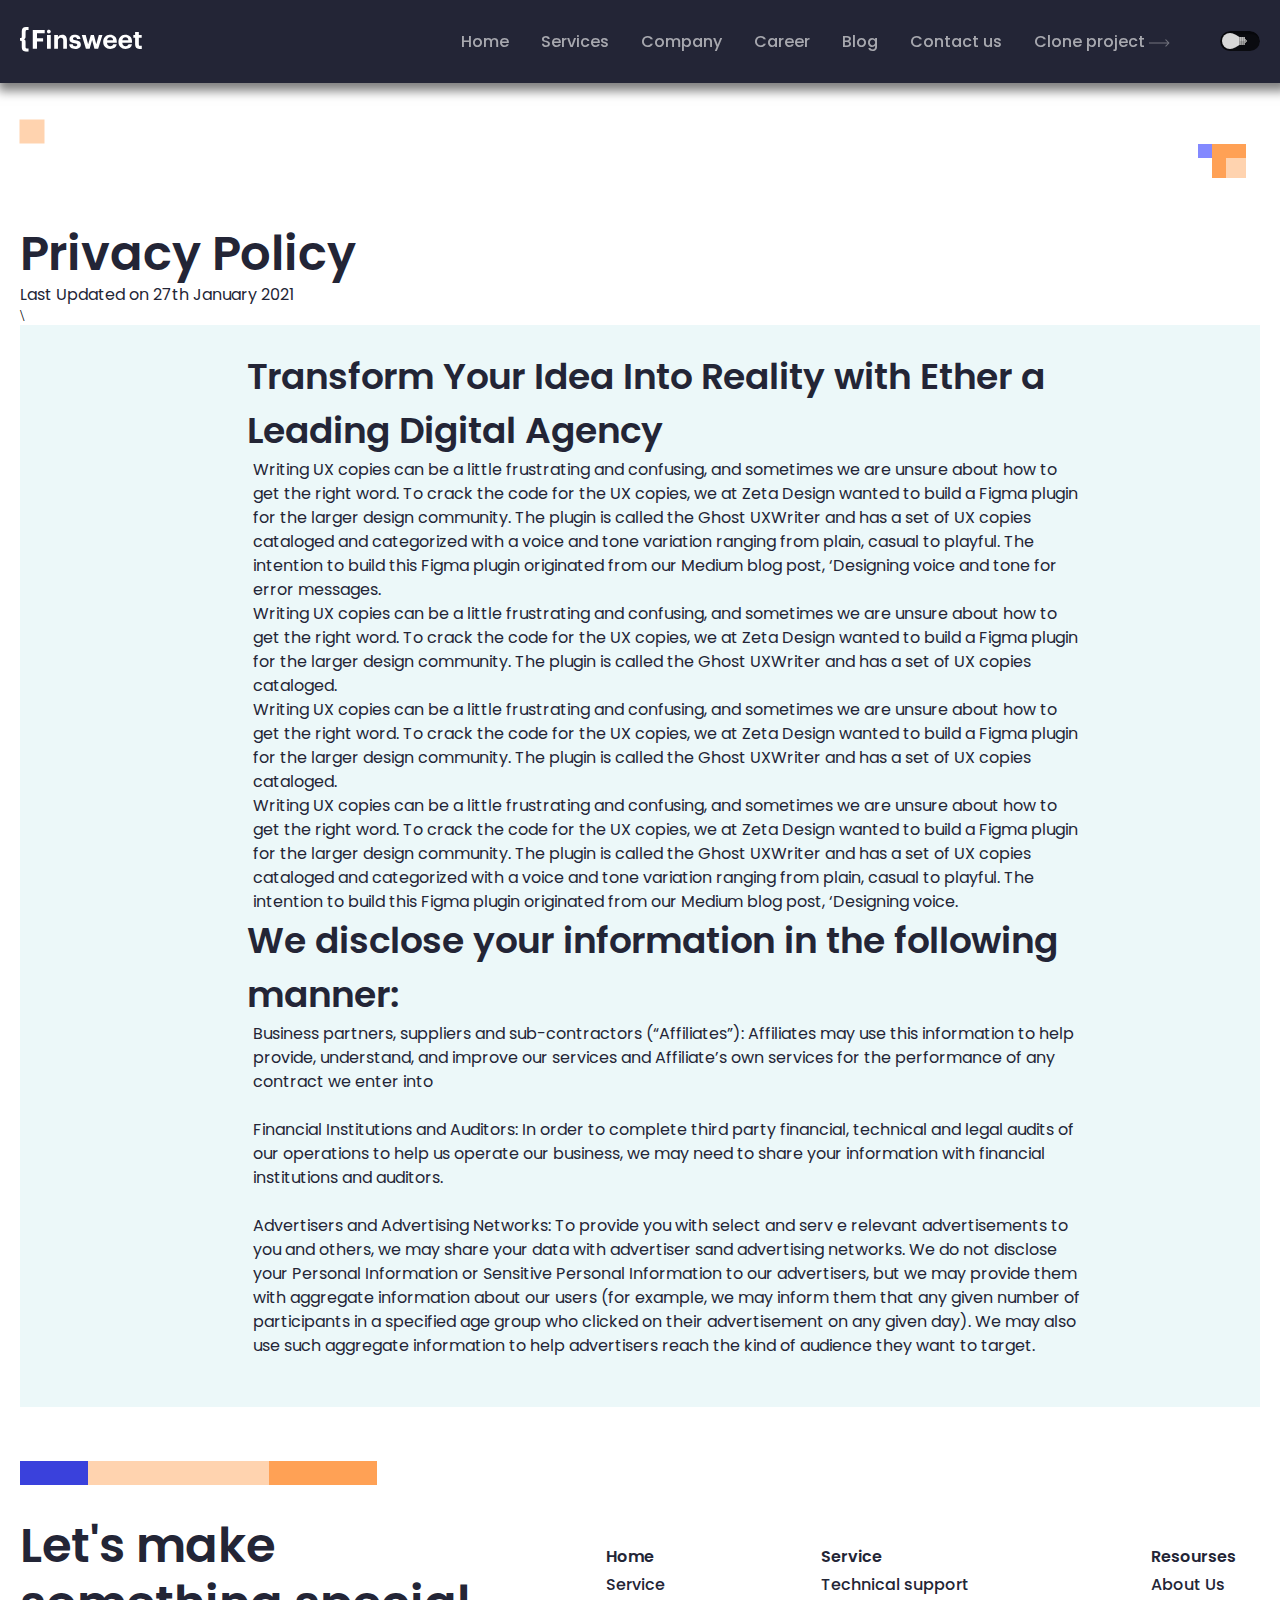
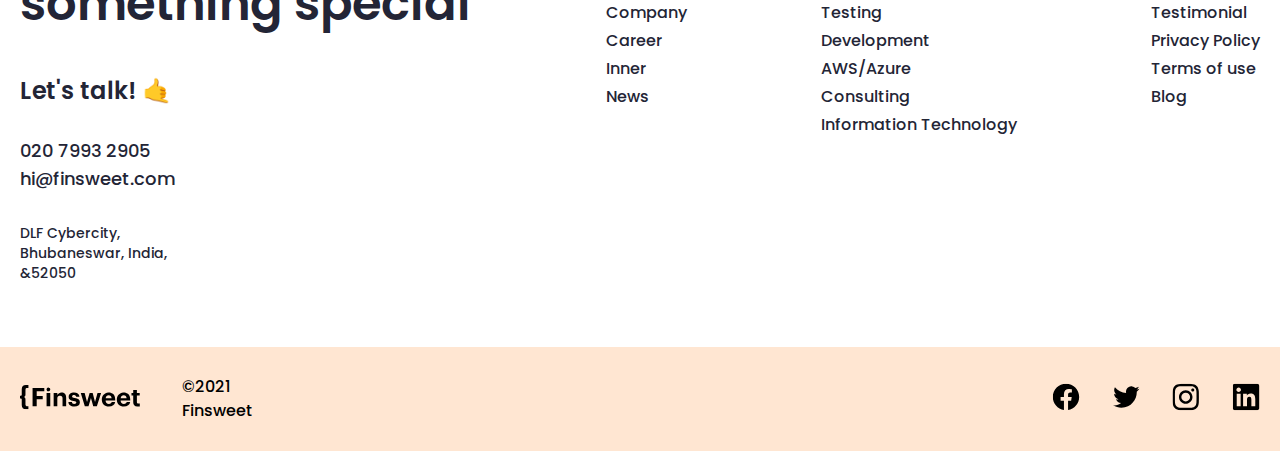
<file: pages/privacy.html>
<!DOCTYPE html>
<html lang="en">
  <head>
    <meta charset="UTF-8" />
    <meta name="viewport" content="width=device-width, initial-scale=1.0" />
    <link rel="icon" href="../images/LOGO.jpeg" />
    <title>Blog Inner</title>
    <link rel="stylesheet" href="../scss/main.css" />
  </head>
  <body>
    <header>
      <div class="container">
        <nav>
          <a href="../index.html" class="logo">
            <svg
              xmlns="http://www.w3.org/2000/svg"
              width="122"
              height="25"
              viewBox="0 0 122 25"
            >
              <g clip-path="url(#clip0_201_2)">
                <path
                  d="M121.784 18.8714V21.8905H119.251C116.549 21.8056 115.105 20.3462 115.105 17.6051V10.7097H113.336V8.06125H115.105V5.09619H118.842V8.03037H121.699V10.6711H118.842V17.2344C118.842 18.1224 119.019 18.8328 120.386 18.8328L121.784 18.8714Z"
                />
                <path
                  d="M98.4416 15.0029V14.8021C98.4011 13.914 98.5364 13.0267 98.8395 12.191C99.1427 11.3552 99.6078 10.5876 100.208 9.93193C100.809 9.2763 101.532 8.74561 102.338 8.37027C103.144 7.99493 104.016 7.78232 104.904 7.74463C105.082 7.74463 105.267 7.74463 105.445 7.74463C108.974 7.74463 112.07 9.79855 112.07 14.694V15.7364H102.264C102.364 17.9911 103.584 19.2651 105.638 19.2651C107.406 19.2651 108.232 18.493 108.472 17.3656H112.001C111.568 20.3075 109.221 21.9445 105.507 21.9445C101.43 21.9136 98.4416 19.3346 98.4416 15.0029ZM108.395 13.3736C108.263 11.3197 107.229 10.3313 105.43 10.3313C103.63 10.3313 102.596 11.4432 102.341 13.3736H108.395Z"
                />
                <path
                  d="M83.1838 15.0029V14.8021C83.1433 13.9153 83.278 13.0291 83.5802 12.1944C83.8824 11.3596 84.3462 10.5926 84.9449 9.9372C85.5437 9.28177 86.2658 8.75078 87.0699 8.37456C87.874 7.99835 88.7444 7.78429 89.6312 7.74463C89.8088 7.74463 89.9942 7.74463 90.1717 7.74463C93.7005 7.74463 96.8045 9.79855 96.8045 14.694V15.7364H87.0059C87.1063 17.9911 88.3263 19.2651 90.3802 19.2651C92.1485 19.2651 92.9747 18.493 93.214 17.3656H96.7428C96.3026 20.3075 93.9553 21.9445 90.2412 21.9445C86.172 21.9136 83.1838 19.3346 83.1838 15.0029ZM93.1368 13.3736C93.0055 11.3197 91.9709 10.3313 90.1717 10.3313C88.3726 10.3313 87.3688 11.4741 87.0831 13.3659L93.1368 13.3736Z"
                />
                <path
                  d="M61.7725 8.03027H65.7259L68.1427 17.188L70.7912 8.03027H73.8798L76.2735 17.188L78.8216 8.03027H82.443L78.1498 21.6356H74.4435L72.127 13.0956L69.6484 21.6356H65.8958L61.7725 8.03027Z"
                />
                <path
                  d="M49.209 17.358H52.7377C52.8999 18.5858 53.5099 19.2884 55.1314 19.2884C56.583 19.2884 57.2548 18.7402 57.2548 17.8059C57.2548 16.8716 56.4827 16.4778 54.506 16.1998C50.8846 15.6516 49.487 14.6092 49.487 11.953C49.487 9.11918 52.0814 7.71387 54.892 7.71387C57.9111 7.71387 60.189 8.81032 60.5133 11.9375H57.0309C57.0087 11.6958 56.9388 11.4608 56.8252 11.2462C56.7117 11.0317 56.5567 10.8417 56.3693 10.6873C56.1819 10.533 55.9658 10.4173 55.7335 10.3469C55.5011 10.2766 55.2571 10.2529 55.0156 10.2774H54.8997C53.6797 10.2774 52.9694 10.8488 52.9694 11.6827C52.9694 12.5167 53.6257 12.8796 55.6178 13.1653C58.9999 13.6749 60.8916 14.532 60.8916 17.443C60.8916 20.354 58.7528 21.9137 55.17 21.9137C51.5872 21.9137 49.3094 20.2999 49.209 17.358Z"
                />
                <path
                  d="M34.2139 8.03049H37.9511V10.1848C38.3723 9.39406 39.0117 8.74088 39.7933 8.30288C40.5748 7.86487 41.4657 7.66045 42.3601 7.7139C45.0085 7.7139 46.9312 9.3277 46.9312 13.0109V21.6667H43.2403V13.5514C43.2403 11.7059 42.5222 10.8257 40.8544 10.8257C40.5019 10.795 40.1467 10.8342 39.8094 10.9411C39.4721 11.048 39.1593 11.2205 38.8888 11.4487C38.6183 11.6768 38.3955 11.9561 38.2333 12.2706C38.0711 12.5851 37.9725 12.9285 37.9434 13.2811C37.9241 13.4453 37.9241 13.6111 37.9434 13.7753V21.6358H34.2139V8.03049Z"
                />
                <path
                  d="M27.0022 4.60972C26.9887 4.2371 27.086 3.86885 27.2819 3.55157C27.4777 3.2343 27.7633 2.98228 28.1025 2.82742C28.4417 2.67256 28.8192 2.62182 29.1872 2.68162C29.5553 2.74143 29.8973 2.90909 30.17 3.16339C30.4427 3.41768 30.6338 3.74717 30.7191 4.11014C30.8044 4.4731 30.7801 4.85323 30.6493 5.20238C30.5184 5.55153 30.287 5.85401 29.9841 6.07153C29.6813 6.28904 29.3207 6.4118 28.948 6.42428H28.8785C28.6473 6.43891 28.4154 6.40774 28.1961 6.33255C27.9769 6.25736 27.7747 6.13963 27.6011 5.98611C27.4275 5.83258 27.2859 5.6463 27.1845 5.43793C27.083 5.22956 27.0237 5.00321 27.0099 4.77187C27.0035 4.71807 27.0009 4.66388 27.0022 4.60972ZM27.0022 8.03035H30.778V21.6357H27.0177L27.0022 8.03035Z"
                />
                <path
                  d="M12.7715 3.04224H24.709V6.33932H16.9874V11.2579H23.1029V14.4315H16.9797V21.6357H12.7715V3.04224Z"
                />
                <path
                  d="M5.56722 9.12683C5.56722 10.2928 5.56722 11.7135 3.96114 12.2927C5.60582 12.8563 5.56722 14.0532 5.56722 15.3041V19.937C5.56722 20.8172 5.92241 21.35 6.55557 21.4813C6.6947 21.5282 6.84127 21.5491 6.98797 21.543H8.53228V24.6316H5.98418C3.2662 24.6316 1.76823 23.0873 1.76823 20.2227V14.7404C1.74895 14.4589 1.62485 14.1949 1.42043 14.0005C1.216 13.8061 0.946116 13.6954 0.664051 13.6903H0V10.98H0.664051C0.951744 10.9762 1.22693 10.8618 1.43252 10.6605C1.63812 10.4592 1.75833 10.1865 1.76823 9.89899V4.33949C1.76823 1.52114 3.23532 0 5.98418 0H8.55544V3.04228H7.01114C6.86426 3.0427 6.71835 3.06615 6.57873 3.11177C5.94557 3.27392 5.59038 3.79899 5.59038 4.65608L5.56722 9.12683Z"
                />
              </g>
              <defs>
                <clipPath id="clip0_201_2">
                  <rect width="122" height="24.7089" />
                </clipPath>
              </defs>
            </svg>
          </a>

          <div class="nav_items">
            <div class="nav-items">
              <a href="../index.html">Home</a>
              <a href="./service.html">Services</a>
              <a href="./company.html">Company</a>
              <a href="./career.html">Career</a>
              <a href="./blog.html">Blog</a>
              <a href="./contact.html">Contact us</a>
              <a href="./team.html"
                >Clone project
                <svg
                  xmlns="http://www.w3.org/2000/svg"
                  width="21"
                  height="8"
                  viewBox="0 0 21 8"
                >
                  <path
                    d="M20.3536 4.35355C20.5488 4.15829 20.5488 3.84171 20.3536 3.64645L17.1716 0.464466C16.9763 0.269204 16.6597 0.269204 16.4645 0.464466C16.2692 0.659728 16.2692 0.976311 16.4645 1.17157L19.2929 4L16.4645 6.82843C16.2692 7.02369 16.2692 7.34027 16.4645 7.53553C16.6597 7.7308 16.9763 7.7308 17.1716 7.53553L20.3536 4.35355ZM0 4.5L20 4.5V3.5L0 3.5L0 4.5Z"
                  />
                </svg>
              </a>
            </div>
            <div class="nav-btn">
              <button id="dark-light">
                <input type="checkbox" class="l" />
              </button>
              <div class="burger_menu" id="burger_menu">
                <span class="burger_menu_top"></span>
                <span class="burger_menu_center"></span>
                <span class="burger_menu_bottom"></span>
              </div>
            </div>
          </div>
        </nav>
      </div>
    </header>
    <br /><br />
    <main class="Shohislom">
      <div class="container">
        <div class="rasm">
          <div class="d1"></div>
          <img src="../images/Shohislom/Shape.svg" alt="" />
        </div>
        <div class="text">
          <h1 class="hh1">Privacy Policy</h1>
          <p class="pad1">Last Updated on 27th January 2021</p>
        </div>
        \
        <div class="container-text">
          <div class="text2">
            <h2>
              Transform Your Idea Into Reality with Ether a Leading Digital
              Agency
            </h2>
            <p>
              Writing UX copies can be a little frustrating and confusing, and
              sometimes we are unsure about how to get the right word. To crack
              the code for the UX copies, we at Zeta Design wanted to build a
              Figma plugin for the larger design community. The plugin is called
              the Ghost UXWriter and has a set of UX copies cataloged and
              categorized with a voice and tone variation ranging from plain,
              casual to playful. The intention to build this Figma plugin
              originated from our Medium blog post, ‘Designing voice and tone
              for error messages.
            </p>
            <p>
              Writing UX copies can be a little frustrating and confusing, and
              sometimes we are unsure about how to get the right word. To crack
              the code for the UX copies, we at Zeta Design wanted to build a
              Figma plugin for the larger design community. The plugin is called
              the Ghost UXWriter and has a set of UX copies cataloged.
            </p>
            <p>
              Writing UX copies can be a little frustrating and confusing, and
              sometimes we are unsure about how to get the right word. To crack
              the code for the UX copies, we at Zeta Design wanted to build a
              Figma plugin for the larger design community. The plugin is called
              the Ghost UXWriter and has a set of UX copies cataloged.
            </p>
            <p>
              Writing UX copies can be a little frustrating and confusing, and
              sometimes we are unsure about how to get the right word. To crack
              the code for the UX copies, we at Zeta Design wanted to build a
              Figma plugin for the larger design community. The plugin is called
              the Ghost UXWriter and has a set of UX copies cataloged and
              categorized with a voice and tone variation ranging from plain,
              casual to playful. The intention to build this Figma plugin
              originated from our Medium blog post, ‘Designing voice.
            </p>
            <h2>We disclose your information in the following manner:</h2>
            <p>
              Business partners, suppliers and sub-contractors (“Affiliates”):
              Affiliates may use this information to help provide, understand,
              and improve our services and Affiliate’s own services for the
              performance of any contract we enter into <br /><br />
              Financial Institutions and Auditors: In order to complete third
              party financial, technical and legal audits of our operations to
              help us operate our business, we may need to share your
              information with financial institutions and auditors.
              <br /><br />Advertisers and Advertising Networks: To provide you
              with select and serv e relevant advertisements to you and others,
              we may share your data with advertiser sand advertising networks.
              We do not disclose your Personal Information or Sensitive Personal
              Information to our advertisers, but we may provide them with
              aggregate information about our users (for example, we may inform
              them that any given number of participants in a specified age
              group who clicked on their advertisement on any given day). We may
              also use such aggregate information to help advertisers reach the
              kind of audience they want to target. <br /><br />
            </p>
          </div>
        </div>
        <br /><br /><br />
        <div class="aa">
          <div class="r1"></div>
          <div class="r2"></div>
          <div class="r3"></div>
        </div>
      </div>
    </main>
    <footer>
      <div class="container">
        <div class="footer__cards">
          <div class="footer__card">
            <h5>Let's make something special</h5>
            <p>Let's talk! 🤙</p>
            <div class="foot_link">
              <a href="tel:020 7993 2905">020 7993 2905</a>
              <a href="hi@finsweet.com">hi@finsweet.com</a>
              <p>DLF Cybercity, Bhubaneswar, India, &52050</p>
            </div>
          </div>
          <div class="footer__card">
            <h6><a href="../index.html">Home</a></h6>
            <a href="./service.html">Service</a>
            <a href="./company.html">Company</a>
            <a href="./career.html">Career</a>
            <a href="./inner.html">Inner</a>
            <a href="#">News</a>
          </div>
          <div class="footer__card">
            <h6>Service</h6>
            <a href="#">Technical support</a>
            <a href="#">Testing</a>
            <a href="#">Development</a>
            <a href="#">AWS/Azure </a>
            <a href="#">Consulting </a>
            <a href="#">Information Technology </a>
          </div>
          <div class="footer__card">
            <h6>Resourses</h6>
            <a href="#">About Us</a>
            <a href="#">Testimonial</a>
            <a href="./privacy.html">Privacy Policy</a>
            <a href="#">Terms of use</a>
            <a href=".blog.html">Blog</a>
          </div>
        </div>
      </div>
      <div class="footer__bottom">
        <div class="container">
          <div class="foot_bottom-cards">
            <div class="foot_bottom-left">
              <a href="./index.html" class="logo">
                <svg
                  xmlns="http://www.w3.org/2000/svg"
                  width="120"
                  height="25"
                  viewBox="0 0 120 25"
                >
                  <g clip-path="url(#clip0_201_278)">
                    <path
                      d="M119.787 18.5621V21.5317H117.296C114.638 21.4481 113.218 20.0127 113.218 17.3165V10.5342H111.479V7.92915H113.218V5.0127H116.894V7.89877H119.704V10.4962H116.894V16.9519C116.894 17.8254 117.068 18.5241 118.413 18.5241L119.787 18.5621Z"
                    />
                    <path
                      d="M96.8282 14.7569V14.5594C96.7884 13.6859 96.9214 12.8131 97.2196 11.9911C97.5178 11.1691 97.9753 10.414 98.5658 9.76912C99.1564 9.12424 99.8684 8.60225 100.661 8.23306C101.454 7.86387 102.311 7.65475 103.185 7.61768C103.36 7.61768 103.542 7.61768 103.717 7.61768C107.188 7.61768 110.233 9.63793 110.233 14.4531V15.4784H100.588C100.686 17.6962 101.886 18.9493 103.907 18.9493C105.646 18.9493 106.459 18.1898 106.694 17.081H110.165C109.74 19.9746 107.431 21.5848 103.778 21.5848C99.7674 21.5544 96.8282 19.0177 96.8282 14.7569ZM106.618 13.1544C106.489 11.1341 105.471 10.162 103.702 10.162C101.932 10.162 100.914 11.2557 100.664 13.1544H106.618Z"
                    />
                    <path
                      d="M81.8204 14.7569V14.5594C81.7806 13.6871 81.9131 12.8156 82.2103 11.9945C82.5076 11.1734 82.9637 10.419 83.5527 9.77431C84.1416 9.12962 84.8519 8.60733 85.6428 8.23728C86.4337 7.86723 87.2898 7.65669 88.1622 7.61768C88.3368 7.61768 88.5191 7.61768 88.6938 7.61768C92.1647 7.61768 95.2178 9.63793 95.2178 14.4531V15.4784H85.5799C85.6786 17.6962 86.8786 18.9493 88.8989 18.9493C90.6381 18.9493 91.4508 18.1898 91.6862 17.081H95.1571C94.7242 19.9746 92.4153 21.5848 88.7622 21.5848C84.7596 21.5544 81.8204 19.0177 81.8204 14.7569ZM91.6103 13.1544C91.4811 11.1341 90.4634 10.162 88.6938 10.162C86.9242 10.162 85.9368 11.286 85.6558 13.1468L91.6103 13.1544Z"
                    />
                    <path
                      d="M60.7598 7.89868H64.6484L67.0256 16.9063L69.6306 7.89868H72.6686L75.0231 16.9063L77.5294 7.89868H81.0914L76.8686 21.281H73.2231L70.9446 12.881L68.5066 21.281H64.8155L60.7598 7.89868Z"
                    />
                    <path
                      d="M48.4023 17.0735H51.8732C52.0327 18.2811 52.6327 18.9722 54.2277 18.9722C55.6555 18.9722 56.3163 18.433 56.3163 17.514C56.3163 16.595 55.5568 16.2077 53.6125 15.9342C50.0504 15.395 48.6758 14.3697 48.6758 11.757C48.6758 8.96968 51.2277 7.5874 53.9922 7.5874C56.9618 7.5874 59.2023 8.66588 59.5213 11.7418H56.096C56.0742 11.504 56.0054 11.2729 55.8937 11.0619C55.782 10.8508 55.6296 10.6639 55.4453 10.5121C55.261 10.3603 55.0484 10.2465 54.8199 10.1773C54.5913 10.1081 54.3513 10.0848 54.1137 10.1089H53.9998C52.7998 10.1089 52.1011 10.6709 52.1011 11.4912C52.1011 12.3115 52.7466 12.6684 54.7061 12.9494C58.0327 13.4507 59.8935 14.2937 59.8935 17.157C59.8935 20.0203 57.7897 21.5545 54.2656 21.5545C50.7416 21.5545 48.5011 19.9671 48.4023 17.0735Z"
                    />
                    <path
                      d="M33.6533 7.8987H37.3293V10.0177C37.7436 9.23991 38.3725 8.59744 39.1413 8.16662C39.91 7.73579 40.7863 7.53472 41.666 7.5873C44.271 7.5873 46.1622 9.17465 46.1622 12.7974V21.3114H42.5318V13.3291C42.5318 11.5139 41.8255 10.6481 40.185 10.6481C39.8382 10.6179 39.4889 10.6565 39.1572 10.7616C38.8254 10.8668 38.5176 11.0364 38.2516 11.2608C37.9855 11.4852 37.7664 11.76 37.6069 12.0693C37.4473 12.3786 37.3504 12.7164 37.3217 13.0633C37.3027 13.2247 37.3027 13.3879 37.3217 13.5493V21.281H33.6533V7.8987Z"
                    />
                    <path
                      d="M26.5598 4.53425C26.5465 4.16775 26.6422 3.80553 26.8349 3.49346C27.0275 3.18138 27.3085 2.9335 27.6421 2.78117C27.9757 2.62885 28.347 2.57894 28.709 2.63777C29.071 2.69659 29.4074 2.86151 29.6756 3.11163C29.9439 3.36176 30.1318 3.68585 30.2157 4.04286C30.2997 4.39988 30.2758 4.77377 30.1471 5.1172C30.0184 5.46063 29.7907 5.75815 29.4928 5.9721C29.1949 6.18605 28.8403 6.3068 28.4737 6.31906H28.4054C28.1779 6.33346 27.9498 6.3028 27.7342 6.22884C27.5185 6.15489 27.3196 6.03908 27.1489 5.88808C26.9781 5.73707 26.8389 5.55384 26.7391 5.34889C26.6393 5.14393 26.581 4.9213 26.5674 4.69375C26.5611 4.64083 26.5586 4.58753 26.5598 4.53425ZM26.5598 7.89881H30.2737V21.2811H26.575L26.5598 7.89881Z"
                    />
                    <path
                      d="M12.5625 2.99243H24.3043V6.23547H16.7093V11.0734H22.7245V14.195H16.7017V21.281H12.5625V2.99243Z"
                    />
                    <path
                      d="M5.47595 8.97721C5.47595 10.1241 5.47595 11.5215 3.8962 12.0911C5.51393 12.6456 5.47595 13.8228 5.47595 15.0532V19.6101C5.47595 20.4759 5.82532 21 6.4481 21.1291C6.58495 21.1753 6.72912 21.1959 6.87342 21.1899H8.39241V24.2278H5.88608C3.21266 24.2278 1.73924 22.7089 1.73924 19.8911V14.4987C1.72028 14.2219 1.59821 13.9622 1.39714 13.771C1.19607 13.5798 0.930606 13.4709 0.653165 13.4658H0V10.8H0.653165C0.936141 10.7963 1.20682 10.6837 1.40904 10.4858C1.61126 10.2878 1.72951 10.0195 1.73924 9.73671V4.26835C1.73924 1.4962 3.18228 0 5.88608 0H8.41519V2.9924H6.8962C6.75173 2.99282 6.60822 3.01589 6.47089 3.06076C5.8481 3.22025 5.49873 3.73671 5.49873 4.57975L5.47595 8.97721Z"
                    />
                  </g>
                  <defs>
                    <clipPath id="clip0_201_278">
                      <rect width="120" height="24.3038" />
                    </clipPath>
                  </defs>
                </svg>
              </a>
              <p>©2021 Finsweet</p>
            </div>
            <div class="foot_bottom-right">
              <a href="https://www.facebook.com/?locale=ru_RU">
                <svg
                  xmlns="http://www.w3.org/2000/svg"
                  width="28"
                  height="28"
                  viewBox="0 0 16 17"
                >
                  <g clip-path="url(#clip0_1_1760)">
                    <path
                      d="M16 8.52246C16 4.10418 12.4183 0.522461 8 0.522461C3.58172 0.522461 0 4.10418 0 8.52246C0 12.5154 2.92547 15.8251 6.75 16.4253V10.835H4.71875V8.52246H6.75V6.75996C6.75 4.75496 7.94438 3.64746 9.77172 3.64746C10.6467 3.64746 11.5625 3.80371 11.5625 3.80371V5.77246H10.5538C9.56 5.77246 9.25 6.38918 9.25 7.02246V8.52246H11.4688L11.1141 10.835H9.25V16.4253C13.0745 15.8251 16 12.5154 16 8.52246Z"
                    />
                  </g>
                  <defs>
                    <clipPath id="clip0_1_1760">
                      <rect
                        width="28"
                        height="16"
                        transform="translate(0 0.522461)"
                      />
                    </clipPath>
                  </defs>
                </svg>
              </a>
              <a href="https://twitter.com/?lang=ru">
                <svg
                  xmlns="http://www.w3.org/2000/svg"
                  width="28"
                  height="28"
                  viewBox="0 0 17 17"
                >
                  <g clip-path="url(#clip0_1_1762)">
                    <path
                      d="M5.69994 15.0225C11.7362 15.0225 15.0387 10.0203 15.0387 5.6837C15.0387 5.54308 15.0356 5.39933 15.0293 5.2587C15.6718 4.7941 16.2262 4.21863 16.6665 3.55933C16.0682 3.82553 15.4329 3.99938 14.7824 4.07495C15.4674 3.6644 15.9802 3.01944 16.2259 2.25964C15.5815 2.6415 14.8769 2.91087 14.1421 3.0562C13.6471 2.53017 12.9925 2.18187 12.2796 2.06516C11.5668 1.94845 10.8353 2.06983 10.1983 2.41053C9.56137 2.75122 9.05437 3.29226 8.75574 3.95C8.4571 4.60774 8.38346 5.34554 8.54619 6.04933C7.2415 5.98385 5.96513 5.64493 4.79983 5.05453C3.63452 4.46412 2.6063 3.63542 1.78182 2.62214C1.36277 3.34462 1.23454 4.19956 1.42319 5.01319C1.61184 5.82682 2.10321 6.53809 2.79744 7.00245C2.27626 6.9859 1.76649 6.84558 1.31025 6.59308V6.6337C1.30979 7.39189 1.5719 8.12685 2.05204 8.71364C2.53219 9.30043 3.20072 9.70284 3.944 9.85245C3.46121 9.98455 2.95449 10.0038 2.46307 9.9087C2.67281 10.5608 3.08089 11.1311 3.63035 11.54C4.17982 11.949 4.84325 12.1762 5.52807 12.19C4.36545 13.1032 2.92929 13.5985 1.45088 13.5962C1.1887 13.5958 0.92677 13.5797 0.666504 13.5481C2.16841 14.5116 3.91552 15.0234 5.69994 15.0225Z"
                    />
                  </g>
                  <defs>
                    <clipPath id="clip0_1_1762">
                      <rect
                        width="28"
                        height="16"
                        transform="translate(0.666504 0.522461)"
                      />
                    </clipPath>
                  </defs>
                </svg>
              </a>
              <a id="instagram" href="https://www.instagram.com/">
                <svg
                  xmlns="http://www.w3.org/2000/svg"
                  width="28"
                  height="28"
                  viewBox="0 0 17 17"
                >
                  <g clip-path="url(#clip0_1_1764)">
                    <path
                      d="M8.3335 1.96309C10.471 1.96309 10.7241 1.97246 11.5647 2.00996C12.346 2.04434 12.7679 2.17559 13.0491 2.28496C13.421 2.42871 13.6897 2.60371 13.9679 2.88184C14.2491 3.16309 14.421 3.42871 14.5647 3.80059C14.6741 4.08184 14.8054 4.50684 14.8397 5.28496C14.8772 6.12871 14.8866 6.38184 14.8866 8.51621C14.8866 10.6537 14.8772 10.9068 14.8397 11.7475C14.8054 12.5287 14.6741 12.9506 14.5647 13.2318C14.421 13.6037 14.246 13.8725 13.9679 14.1506C13.6866 14.4318 13.421 14.6037 13.0491 14.7475C12.7679 14.8568 12.3429 14.9881 11.5647 15.0225C10.721 15.06 10.4679 15.0693 8.3335 15.0693C6.196 15.0693 5.94287 15.06 5.10225 15.0225C4.321 14.9881 3.89912 14.8568 3.61787 14.7475C3.246 14.6037 2.97725 14.4287 2.69912 14.1506C2.41787 13.8693 2.246 13.6037 2.10225 13.2318C1.99287 12.9506 1.86162 12.5256 1.82725 11.7475C1.78975 10.9037 1.78037 10.6506 1.78037 8.51621C1.78037 6.37871 1.78975 6.12559 1.82725 5.28496C1.86162 4.50371 1.99287 4.08184 2.10225 3.80059C2.246 3.42871 2.421 3.15996 2.69912 2.88184C2.98037 2.60059 3.246 2.42871 3.61787 2.28496C3.89912 2.17559 4.32412 2.04434 5.10225 2.00996C5.94287 1.97246 6.196 1.96309 8.3335 1.96309ZM8.3335 0.522461C6.16162 0.522461 5.88975 0.531836 5.03662 0.569336C4.18662 0.606836 3.60225 0.744336 3.096 0.941211C2.56787 1.14746 2.121 1.41934 1.67725 1.86621C1.23037 2.30996 0.958496 2.75684 0.752246 3.28184C0.555371 3.79121 0.417871 4.37246 0.380371 5.22246C0.342871 6.07871 0.333496 6.35059 0.333496 8.52246C0.333496 10.6943 0.342871 10.9662 0.380371 11.8193C0.417871 12.6693 0.555371 13.2537 0.752246 13.76C0.958496 14.2881 1.23037 14.735 1.67725 15.1787C2.121 15.6225 2.56787 15.8975 3.09287 16.1006C3.60225 16.2975 4.1835 16.435 5.0335 16.4725C5.88662 16.51 6.1585 16.5193 8.33037 16.5193C10.5022 16.5193 10.7741 16.51 11.6272 16.4725C12.4772 16.435 13.0616 16.2975 13.5679 16.1006C14.0929 15.8975 14.5397 15.6225 14.9835 15.1787C15.4272 14.735 15.7022 14.2881 15.9054 13.7631C16.1022 13.2537 16.2397 12.6725 16.2772 11.8225C16.3147 10.9693 16.3241 10.6975 16.3241 8.52559C16.3241 6.35371 16.3147 6.08184 16.2772 5.22871C16.2397 4.37871 16.1022 3.79434 15.9054 3.28809C15.7085 2.75684 15.4366 2.30996 14.9897 1.86621C14.546 1.42246 14.0991 1.14746 13.5741 0.944336C13.0647 0.747461 12.4835 0.609961 11.6335 0.572461C10.7772 0.531836 10.5054 0.522461 8.3335 0.522461Z"
                    />
                    <path
                      d="M8.3335 4.41309C6.06475 4.41309 4.22412 6.25371 4.22412 8.52246C4.22412 10.7912 6.06475 12.6318 8.3335 12.6318C10.6022 12.6318 12.4429 10.7912 12.4429 8.52246C12.4429 6.25371 10.6022 4.41309 8.3335 4.41309ZM8.3335 11.1881C6.86162 11.1881 5.66787 9.99434 5.66787 8.52246C5.66787 7.05059 6.86162 5.85684 8.3335 5.85684C9.80537 5.85684 10.9991 7.05059 10.9991 8.52246C10.9991 9.99434 9.80537 11.1881 8.3335 11.1881Z"
                    />
                    <path
                      d="M13.5647 4.25064C13.5647 4.78189 13.1335 5.21001 12.6054 5.21001C12.0741 5.21001 11.646 4.77876 11.646 4.25064C11.646 3.71939 12.0772 3.29126 12.6054 3.29126C13.1335 3.29126 13.5647 3.72251 13.5647 4.25064Z"
                    />
                  </g>
                  <defs>
                    <clipPath id="clip0_1_1764">
                      <rect
                        width="28"
                        height="16"
                        transform="translate(0.333496 0.522461)"
                      />
                    </clipPath>
                  </defs>
                </svg>
              </a>
              <a href="https://ru.linkedin.com/">
                <svg
                  xmlns="http://www.w3.org/2000/svg"
                  width="28"
                  height="28"
                  viewBox="0 0 16 17"
                >
                  <g clip-path="url(#clip0_1_1769)">
                    <path
                      d="M14.8156 0.522461H1.18125C0.528125 0.522461 0 1.03809 0 1.67559V15.3662C0 16.0037 0.528125 16.5225 1.18125 16.5225H14.8156C15.4688 16.5225 16 16.0037 16 15.3693V1.67559C16 1.03809 15.4688 0.522461 14.8156 0.522461ZM4.74687 14.1568H2.37188V6.51934H4.74687V14.1568ZM3.55938 5.47871C2.79688 5.47871 2.18125 4.86309 2.18125 4.10371C2.18125 3.34434 2.79688 2.72871 3.55938 2.72871C4.31875 2.72871 4.93437 3.34434 4.93437 4.10371C4.93437 4.85996 4.31875 5.47871 3.55938 5.47871ZM13.6344 14.1568H11.2625V10.4443C11.2625 9.55996 11.2469 8.41934 10.0281 8.41934C8.79375 8.41934 8.60625 9.38496 8.60625 10.3818V14.1568H6.2375V6.51934H8.5125V7.56309H8.54375C8.85938 6.96309 9.63438 6.32871 10.7875 6.32871C13.1906 6.32871 13.6344 7.90996 13.6344 9.96621V14.1568Z"
                    />
                  </g>
                  <defs>
                    <clipPath id="clip0_1_1769">
                      <rect
                        width="28"
                        height="16"
                        transform="translate(0 0.522461)"
                      />
                    </clipPath>
                  </defs>
                </svg>
              </a>
            </div>
          </div>
        </div>
      </div>
    </footer>

    <script src="../js/main.js"></script>
  </body>
</html>
</file>
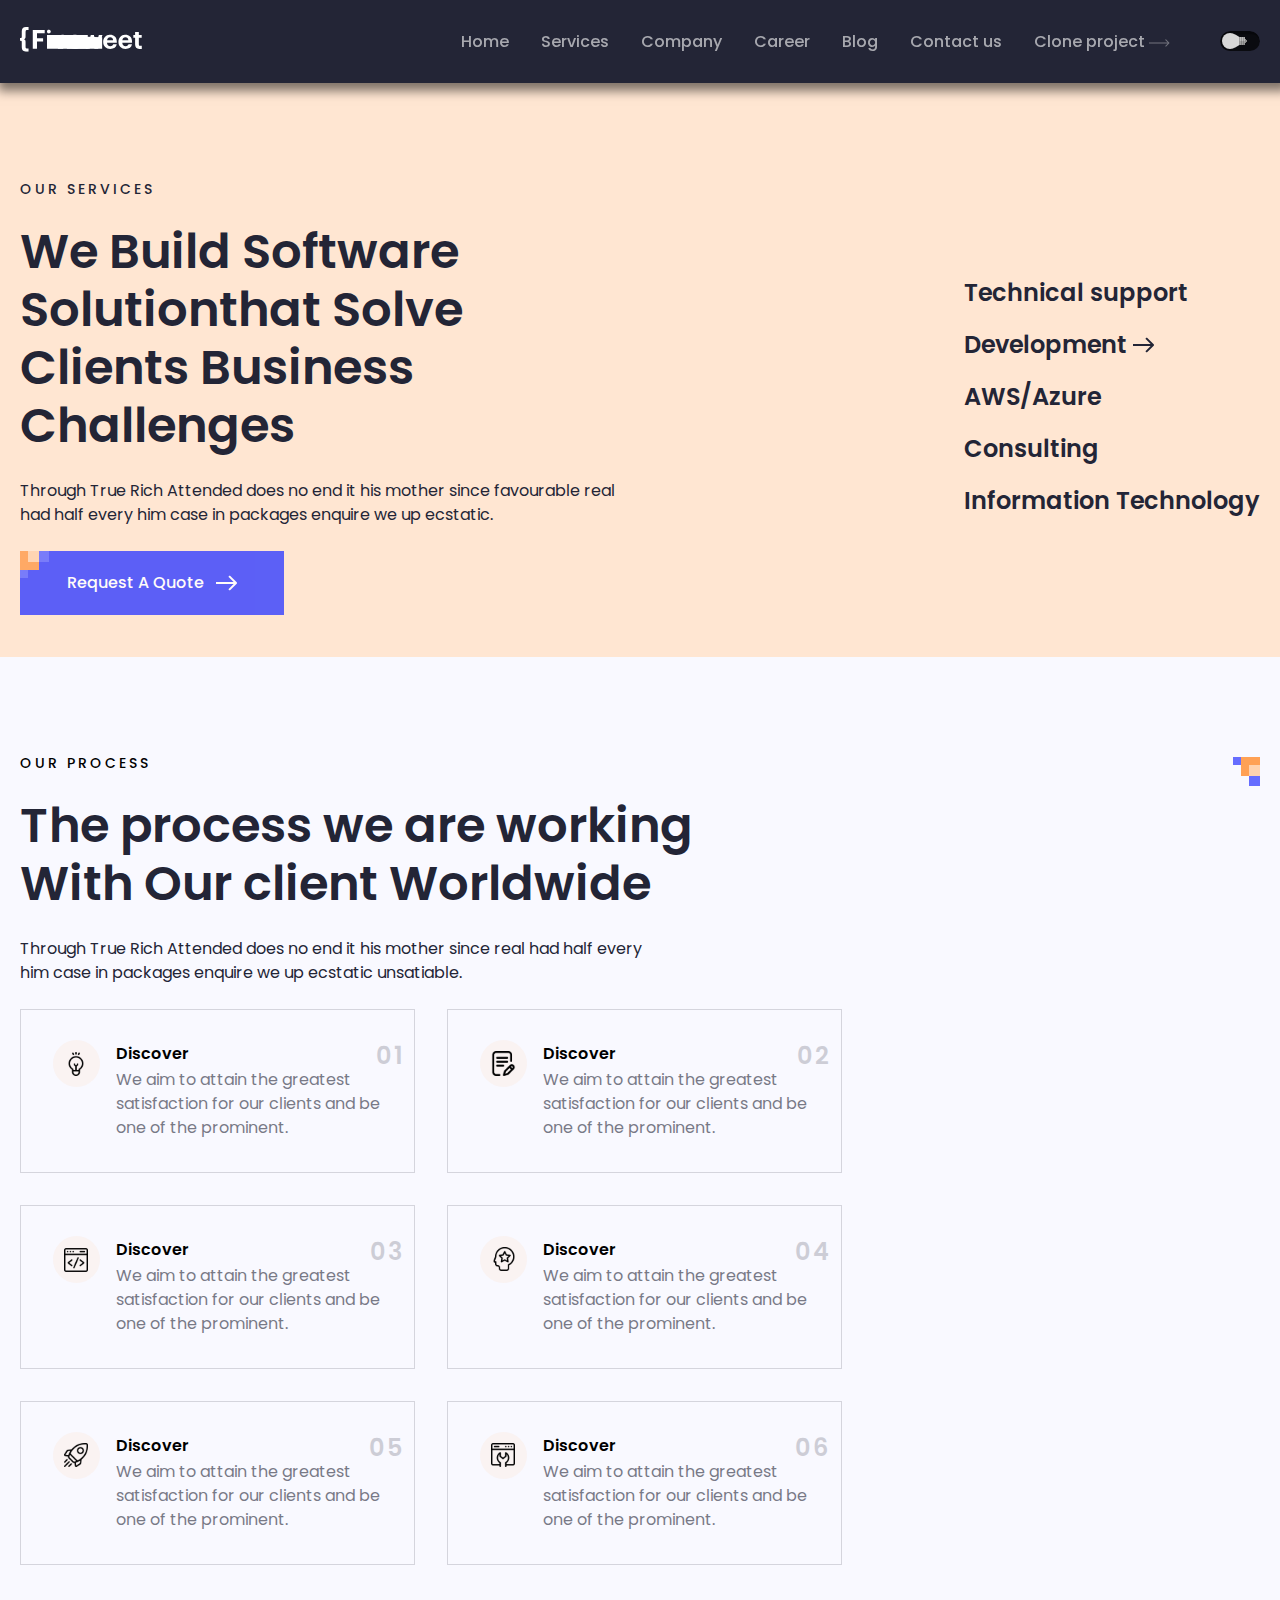
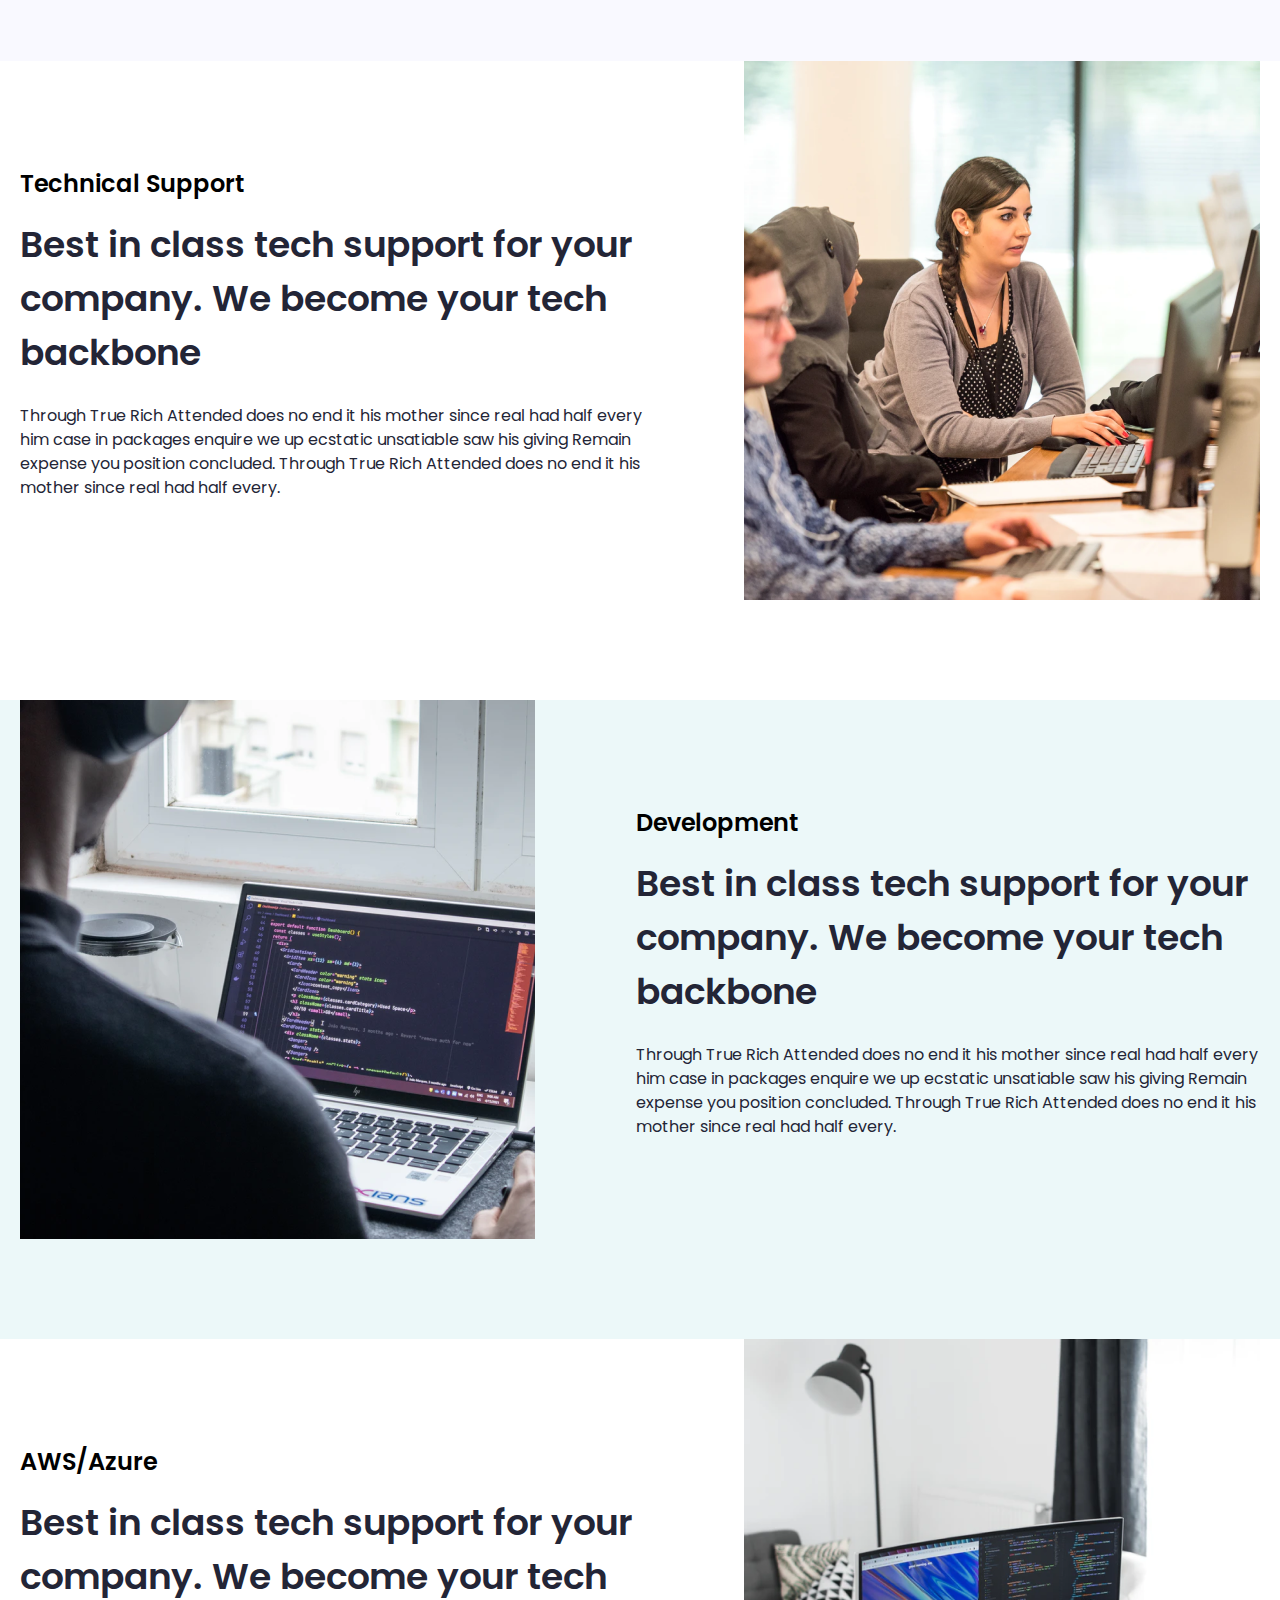
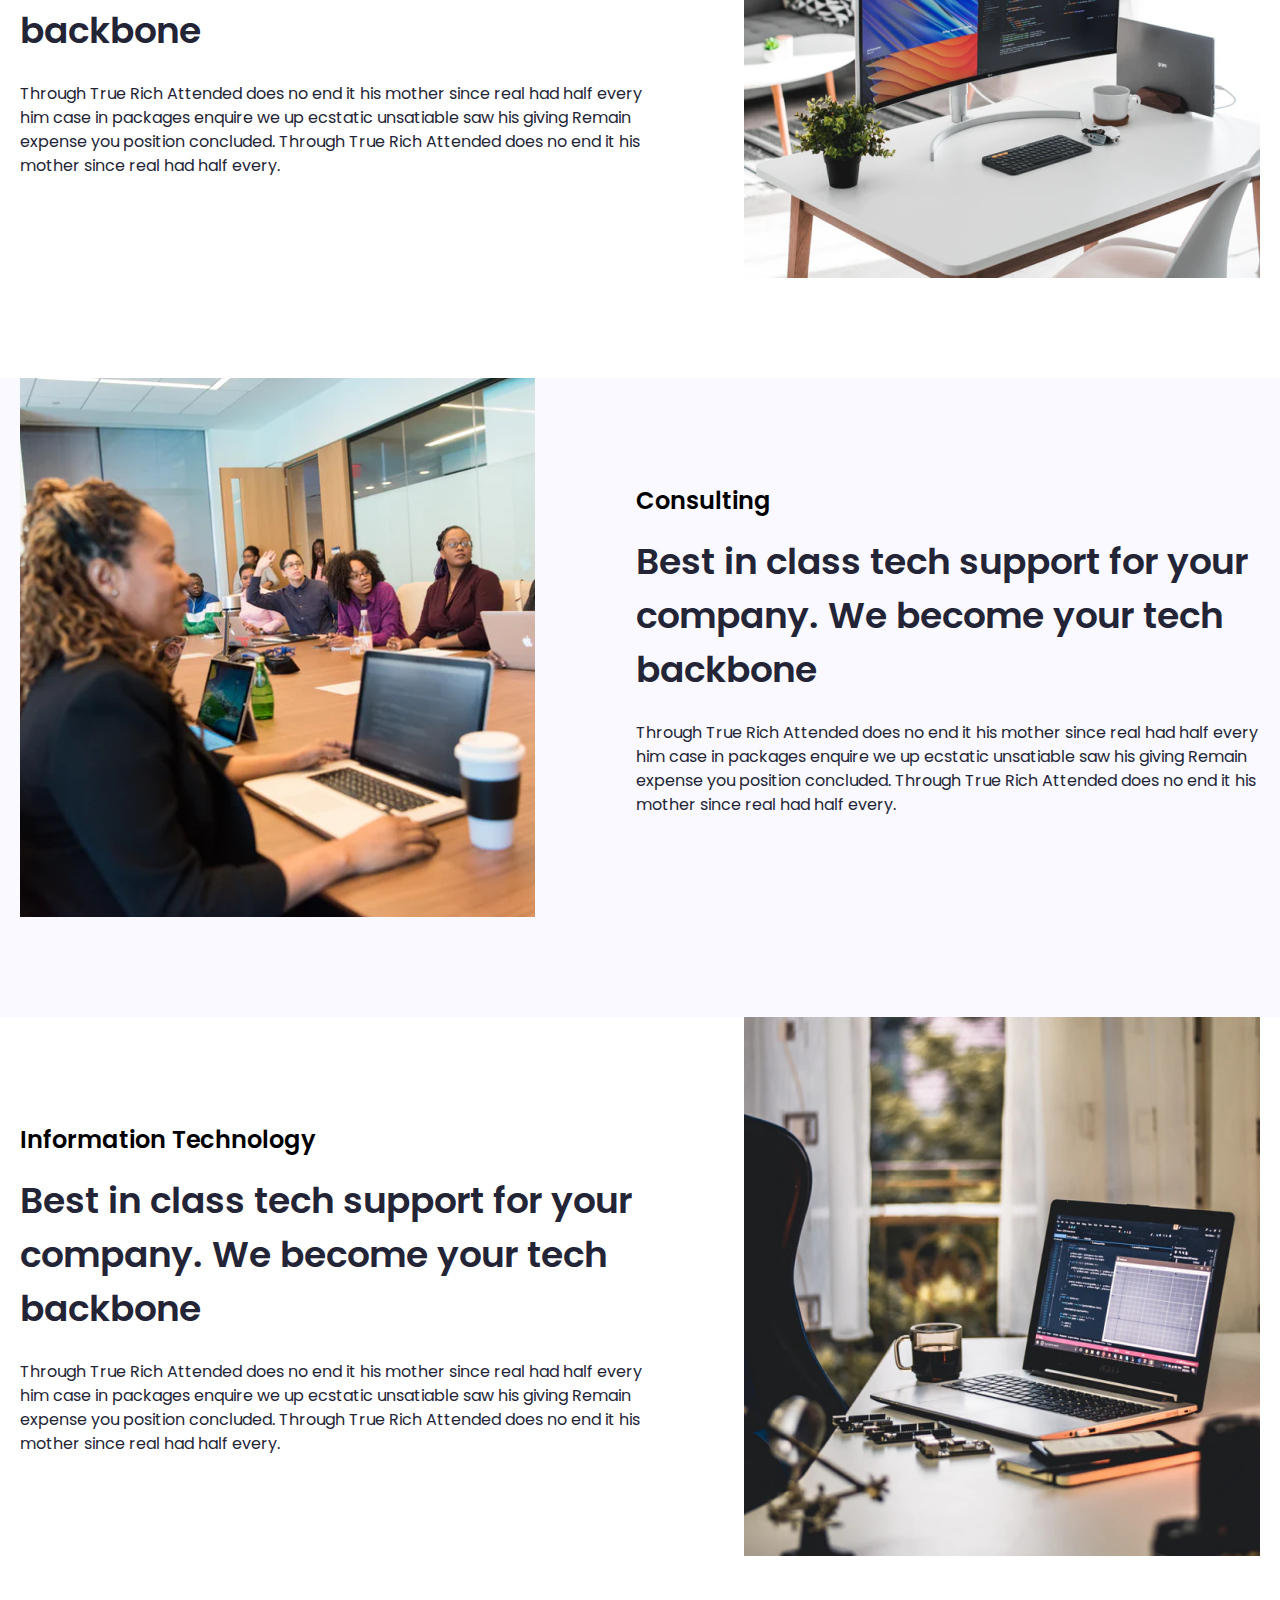
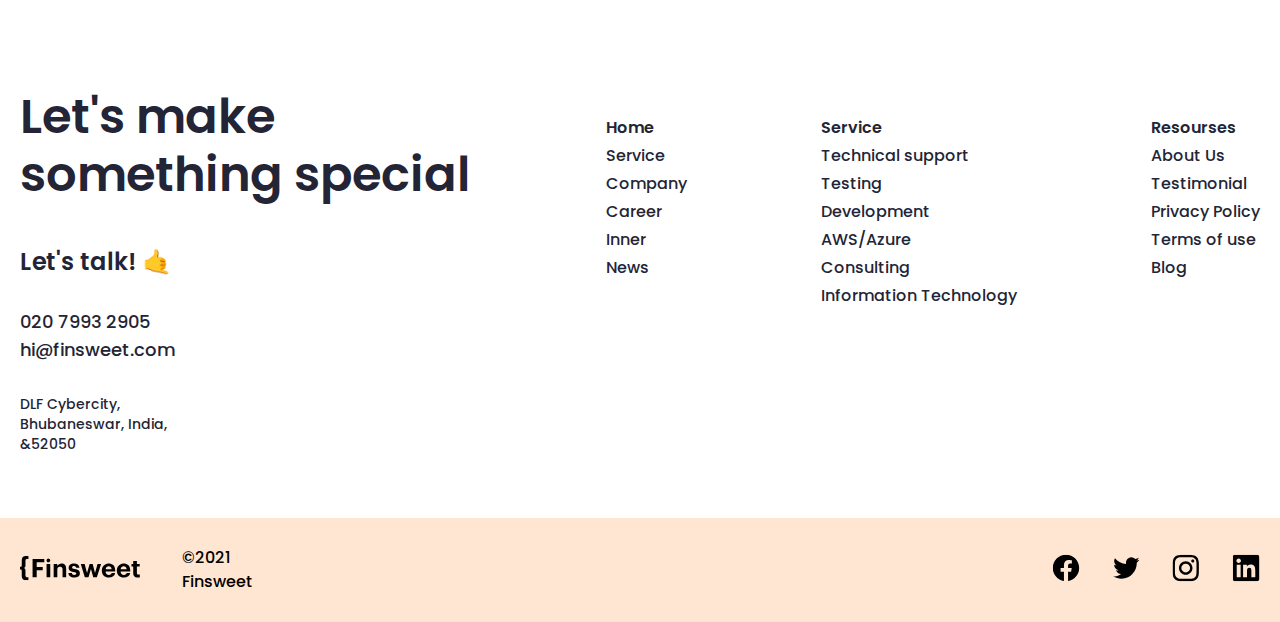
<file: pages/service.html>
<!DOCTYPE html>
<html lang="en">
  <head>
    <meta charset="UTF-8" />
    <meta name="viewport" content="width=device-width, initial-scale=1.0" />
    <link rel="icon" href="../images/LOGO.jpeg" />
    <title>Blog Inner</title>
    <link rel="stylesheet" href="../scss/main.css" />
  </head>
  <body>
    <header>
      <div class="container">
        <nav>
          <a href="../index.html" class="logo">
            <svg
              xmlns="http://www.w3.org/2000/svg"
              width="122"
              height="25"
              viewBox="0 0 122 25"
            >
              <g clip-path="url(#clip0_201_2)">
                <path
                  d="M121.784 18.8714V21.8905H119.251C116.549 21.8056 115.105 20.3462 115.105 17.6051V10.7097H113.336V8.06125H115.105V5.09619H118.842V8.03037H121.699V10.6711H118.842V17.2344C118.842 18.1224 119.019 18.8328 120.386 18.8328L121.784 18.8714Z"
                />
                <path
                  d="M98.4416 15.0029V14.8021C98.4011 13.914 98.5364 13.0267 98.8395 12.191C99.1427 11.3552 99.6078 10.5876 100.208 9.93193C100.809 9.2763 101.532 8.74561 102.338 8.37027C103.144 7.99493 104.016 7.78232 104.904 7.74463C105.082 7.74463 105.267 7.74463 105.445 7.74463C108.974 7.74463 112.07 9.79855 112.07 14.694V15.7364H102.264C102.364 17.9911 103.584 19.2651 105.638 19.2651C107.406 19.2651 108.232 18.493 108.472 17.3656H112.001C111.568 20.3075 109.221 21.9445 105.507 21.9445C101.43 21.9136 98.4416 19.3346 98.4416 15.0029ZM108.395 13.3736C108.263 11.3197 107.229 10.3313 105.43 10.3313C103.63 10.3313 102.596 11.4432 102.341 13.3736H108.395Z"
                />
                <path
                  d="M83.1838 15.0029V14.8021C83.1433 13.9153 83.278 13.0291 83.5802 12.1944C83.8824 11.3596 84.3462 10.5926 84.9449 9.9372C85.5437 9.28177 86.2658 8.75078 87.0699 8.37456C87.874 7.99835 88.7444 7.78429 89.6312 7.74463C89.8088 7.74463 89.9942 7.74463 90.1717 7.74463C93.7005 7.74463 96.8045 9.79855 96.8045 14.694V15.7364H87.0059C87.1063 17.9911 88.3263 19.2651 90.3802 19.2651C92.1485 19.2651 92.9747 18.493 93.214 17.3656H96.7428C96.3026 20.3075 93.9553 21.9445 90.2412 21.9445C86.172 21.9136 83.1838 19.3346 83.1838 15.0029ZM93.1368 13.3736C93.0055 11.3197 91.9709 10.3313 90.1717 10.3313C88.3726 10.3313 87.3688 11.4741 87.0831 13.3659L93.1368 13.3736Z"
                />
                <path
                  d="M61.7725 8.03027H65.7259L68.1427 17.188L70.7912 8.03027H73.8798L76.2735 17.188L78.8216 8.03027H82.443L78.1498 21.6356H74.4435L72.127 13.0956L69.6484 21.6356H65.8958L61.7725 8.03027Z"
                />
                <path
                  d="M49.209 17.358H52.7377C52.8999 18.5858 53.5099 19.2884 55.1314 19.2884C56.583 19.2884 57.2548 18.7402 57.2548 17.8059C57.2548 16.8716 56.4827 16.4778 54.506 16.1998C50.8846 15.6516 49.487 14.6092 49.487 11.953C49.487 9.11918 52.0814 7.71387 54.892 7.71387C57.9111 7.71387 60.189 8.81032 60.5133 11.9375H57.0309C57.0087 11.6958 56.9388 11.4608 56.8252 11.2462C56.7117 11.0317 56.5567 10.8417 56.3693 10.6873C56.1819 10.533 55.9658 10.4173 55.7335 10.3469C55.5011 10.2766 55.2571 10.2529 55.0156 10.2774H54.8997C53.6797 10.2774 52.9694 10.8488 52.9694 11.6827C52.9694 12.5167 53.6257 12.8796 55.6178 13.1653C58.9999 13.6749 60.8916 14.532 60.8916 17.443C60.8916 20.354 58.7528 21.9137 55.17 21.9137C51.5872 21.9137 49.3094 20.2999 49.209 17.358Z"
                />
                <path
                  d="M34.2139 8.03049h47.9511V10.1848C38.3723 9.39406 39.0117 8.74088 39.7933 8.30288C40.5748 7.86487 41.4657 7.66045 42.3601 7.7139C45.0085 7.7139 46.9312 9.3277 46.9312 13.0109V21.6667H43.2403V13.5514C43.2403 11.7059 42.5222 10.8257 40.8544 10.8257C40.5019 10.795 40.1467 10.8342 39.8094 10.9411C39.4721 11.048 39.1593 11.2205 38.8888 11.4487C38.6183 11.6768 38.3955 11.9561 38.2333 12.2706C38.0711 12.5851 37.9725 12.9285 37.9434 13.2811C37.9241 13.4453 37.9241 13.6111 37.9434 13.7753V21.6358h44.2139V8.03049Z"
                />
                <path
                  d="M27.0022 4.60972C26.9887 4.2371 27.086 3.86885 27.2819 3.55157C27.4777 3.2343 27.7633 2.98228 28.1025 2.82742C28.4417 2.67256 28.8192 2.62182 29.1872 2.68162C29.5553 2.74143 29.8973 2.90909 30.17 3.16339C30.4427 3.41768 30.6338 3.74717 30.7191 4.11014C30.8044 4.4731 30.7801 4.85323 30.6493 5.20238C30.5184 5.55153 30.287 5.85401 29.9841 6.07153C29.6813 6.28904 29.3207 6.4118 28.948 6.42428H28.8785C28.6473 6.43891 28.4154 6.40774 28.1961 6.33255C27.9769 6.25736 27.7747 6.13963 27.6011 5.98611C27.4275 5.83258 27.2859 5.6463 27.1845 5.43793C27.083 5.22956 27.0237 5.00321 27.0099 4.77187C27.0035 4.71807 27.0009 4.66388 27.0022 4.60972ZM27.0022 8.03035h40.778V21.6357H27.0177L27.0022 8.03035Z"
                />
                <path
                  d="M12.7715 3.04224H24.709V6.33932H16.9874V11.2579H23.1029V14.4315H16.9797V21.6357H12.7715V3.04224Z"
                />
                <path
                  d="M5.56722 9.12683C5.56722 10.2928 5.56722 11.7135 3.96114 12.2927C5.60582 12.8563 5.56722 14.0532 5.56722 15.3041V19.937C5.56722 20.8172 5.92241 21.35 6.55557 21.4813C6.6947 21.5282 6.84127 21.5491 6.98797 21.543H8.53228V24.6316H5.98418C3.2662 24.6316 1.76823 23.0873 1.76823 20.2227V14.7404C1.74895 14.4589 1.62485 14.1949 1.42043 14.0005C1.216 13.8061 0.946116 13.6954 0.664051 13.6903H0V10.98H0.664051C0.951744 10.9762 1.22693 10.8618 1.43252 10.6605C1.63812 10.4592 1.75833 10.1865 1.76823 9.89899V4.33949C1.76823 1.52114 3.23532 0 5.98418 0H8.55544V3.04228H7.01114C6.86426 3.0427 6.71835 3.06615 6.57873 3.11177C5.94557 3.27392 5.59038 3.79899 5.59038 4.65608L5.56722 9.12683Z"
                />
              </g>
              <defs>
                <clipPath id="clip0_201_2">
                  <rect width="122" height="24.7089" />
                </clipPath>
              </defs>
            </svg>
          </a>

          <div class="nav_items">
            <div class="nav-items">
              <a href="../index.html">Home</a>
              <a href="./service.html">Services</a>
              <a href="./company.html">Company</a>
              <a href="./career.html">Career</a>
              <a href="./blog.html">Blog</a>
              <a href="./contact.html">Contact us</a>
              <a href="./team.html"
                >Clone project
                <svg
                  xmlns="http://www.w3.org/2000/svg"
                  width="21"
                  height="8"
                  viewBox="0 0 21 8"
                >
                  <path
                    d="M20.3536 4.35355C20.5488 4.15829 20.5488 3.84171 20.3536 3.64645L17.1716 0.464466C16.9763 0.269204 16.6597 0.269204 16.4645 0.464466C16.2692 0.659728 16.2692 0.976311 16.4645 1.17157L19.2929 4L16.4645 6.82843C16.2692 7.02369 16.2692 7.34027 16.4645 7.53553C16.6597 7.7308 16.9763 7.7308 17.1716 7.53553L20.3536 4.35355ZM0 4.5L20 4.5V3.5L0 3.5L0 4.5Z"
                  />
                </svg>
              </a>
            </div>
            <div class="nav-btn">
              <button id="dark-light">
                <input type="checkbox" class="l" />
              </button>
              <div class="burger_menu" id="burger_menu">
                <span class="burger_menu_top"></span>
                <span class="burger_menu_center"></span>
                <span class="burger_menu_bottom"></span>
              </div>
            </div>
          </div>
        </nav>
      </div>
    </header>

    <main class="main_section_service">
      <section class="home-hero">
        <div class="container">
            <div class="hero-content-of-service">
                <div class="h-left">
                    <span>Our Services</span>
                    <h1>We Build Software Solutionthat Solve Clients Business Challenges</h1>
                    <p>Through True Rich Attended does no end it his mother since favourable real had half every him case in packages enquire we up ecstatic.</p>
                    <div class="hero-button">
                      <button>
                        <svg xmlns="http://www.w3.org/2000/svg" width="29" height="27" viewBox="0 0 29 27" fill="none">
                          <path d="M0 11V0H29V11H0Z" fill="#666DFF"/>
                          <path d="M0 27V19H8V27H0Z" fill="#666DFF"/>
                          <path d="M0 19V0H19V19H0Z" fill="#FFA155"/>
                          <path d="M8 11V0H19V11H8Z" fill="#FFD3AF"/>
                        </svg>

                        Request A Quote

                        <svg xmlns="http://www.w3.org/2000/svg" width="21" height="16" viewBox="0 0 21 16" fill="none">
                          <path d="M20.7071 8.70711C21.0976 8.31658 21.0976 7.68342 20.7071 7.29289L14.3431 0.928932C13.9526 0.538408 13.3195 0.538408 12.9289 0.928932C12.5384 1.31946 12.5384 1.95262 12.9289 2.34315L18.5858 8L12.9289 13.6569C12.5384 14.0474 12.5384 14.6805 12.9289 15.0711C13.3195 15.4616 13.9526 15.4616 14.3431 15.0711L20.7071 8.70711ZM0 9L20 9V7L0 7L0 9Z" fill="white"/>
                        </svg>
                        <img class="hover-image" src="../images/Shahboz/Shapes 1.png" alt="">
                      </button>
                    </div>
                </div>

                <div class="h-right">
                  <h4>Technical support</h4>
                  <h4>Development <svg xmlns="http://www.w3.org/2000/svg" width="21" height="16" viewBox="0 0 21 16" fill="none">
                    <path d="M20.7071 8.70711C21.0976 8.31658 21.0976 7.68342 20.7071 7.29289L14.3431 0.928932C13.9526 0.538408 13.3195 0.538408 12.9289 0.928932C12.5384 1.31946 12.5384 1.95262 12.9289 2.34315L18.5858 8L12.9289 13.6569C12.5384 14.0474 12.5384 14.6805 12.9289 15.0711C13.3195 15.4616 13.9526 15.4616 14.3431 15.0711L20.7071 8.70711ZM0 9L20 9V7L0 7L0 9Z" fill="#232536"/>
                  </svg></h4>
                  <h4>AWS/Azure </h4>
                  <h4>Consulting</h4>
                  <h4>Information Technology</h4>
                </div>
            </div>
        </div>
      </section>

      <section class="our-process">
          <div class="container">
              <div class="our-process-content">
                  <svg xmlns="http://www.w3.org/2000/svg" width="27" height="29" viewBox="0 0 27 29" fill="none">
                    <path d="M16 -4.80825e-07L27 0L27 29L16 29L16 -4.80825e-07Z" fill="#666DFF"/>
                    <path d="M0 -3.49691e-07L8 0L8 8L-3.49691e-07 8L0 -3.49691e-07Z" fill="#666DFF"/>
                    <path d="M8 -8.30516e-07L27 0L27 19L8 19L8 -8.30516e-07Z" fill="#FFA155"/>
                    <path d="M16 8L27 8L27 19L16 19L16 8Z" fill="#FFD3AF"/>
                  </svg>

                  <span>Our Process</span>
                  <h1>The process we are working With Our client Worldwide</h1>
                  <p>Through True Rich Attended does no end it his mother since real had half every him case in packages enquire we up ecstatic unsatiable.</p>

                  <div class="process-cards">
                      <div class="pro-cards">
                          <div class="main-part-of-cards">
                                <div class="p-cards-left">
                                  <img src="../images/Shahboz/Icon Div.svg" alt="">
                              </div>
                              <div class="p-cards-right">
                                <h6>Discover</h6>
                                <p>We aim to attain the greatest satisfaction for our clients and be one of the prominent.</p>
                                <span>01</span>
                              </div>
                          </div>

                          <div>
                            <img class="card-hover" src="../images/Shahboz/Shapes 1.png" alt="">
                          </div>
                        </div>

                        <div class="pro-cards">
                          <div class="main-part-of-cards">
                                <div class="p-cards-left">
                                  <img src="../images/Shahboz/Icon Div (1).svg" alt="">
                              </div>
                              <div class="p-cards-right">
                                <h6>Discover</h6>
                                <p>We aim to attain the greatest satisfaction for our clients and be one of the prominent.</p>
                                <span>02</span>
                              </div>
                          </div>

                          <div>
                            <img class="card-hover" src="../images/Shahboz/Shapes 1.png" alt="">
                          </div>
                        </div>

                        <div class="pro-cards">
                          <div class="main-part-of-cards">
                                <div class="p-cards-left">
                                  <img src="../images/Shahboz/Icon Div (2).svg" alt="">
                              </div>
                              <div class="p-cards-right">
                                <h6>Discover</h6>
                                <p>We aim to attain the greatest satisfaction for our clients and be one of the prominent.</p>
                                <span>03</span>
                              </div>
                          </div>

                          <div>
                            <img class="card-hover" src="../images/Shahboz/Shapes 1.png" alt="">
                          </div>
                        </div>

                        <div class="pro-cards">
                          <div class="main-part-of-cards">
                                <div class="p-cards-left">
                                  <img src="../images/Shahboz/Icon Div (3).svg" alt="">
                              </div>
                              <div class="p-cards-right">
                                <h6>Discover</h6>
                                <p>We aim to attain the greatest satisfaction for our clients and be one of the prominent.</p>
                                <span>04</span>
                              </div>
                          </div>

                          <div>
                            <img class="card-hover" src="../images/Shahboz/Shapes 1.png" alt="">
                          </div>
                        </div>

                        <div class="pro-cards">
                          <div class="main-part-of-cards">
                                <div class="p-cards-left">
                                  <img src="../images/Shahboz/Icon Div (4).svg" alt="">
                              </div>
                              <div class="p-cards-right">
                                <h6>Discover</h6>
                                <p>We aim to attain the greatest satisfaction for our clients and be one of the prominent.</p>
                                <span>05</span>
                              </div>
                          </div>

                          <div>
                            <img class="card-hover" src="../images/Shahboz/Shapes 1.png" alt="">
                          </div>
                        </div>

                        <div class="pro-cards">
                          <div class="main-part-of-cards">
                                <div class="p-cards-left">
                                  <img src="../images/Shahboz/Icon Div (5).svg" alt="">
                              </div>
                              <div class="p-cards-right">
                                <h6>Discover</h6>
                                <p>We aim to attain the greatest satisfaction for our clients and be one of the prominent.</p>
                                <span>06</span>
                              </div>
                          </div>

                          <div>
                            <img class="card-hover" src="../images/Shahboz/Shapes 1.png" alt="">
                          </div>
                        </div>

                  </div>
              </div>
          </div>
      </section>

      <section class="technical-support">
        <div class="container">
          <div class="tech-sup-content">
            <div class="tech-left">
              <h4>Technical Support</h4>
              <h1>Best in class tech support for your company. We become your tech backbone </h1>
              <p>Through True Rich Attended does no end it his mother since real had half every him case in packages enquire we up ecstatic unsatiable saw his giving Remain expense you position concluded. Through True Rich Attended does no end it his mother since real had half every.</p>
            </div>
            <div class="tech-right">
              <img style="max-width: 516px; width: 100%;" src="../images/Shahboz/Feature 1 Image.png" alt="">
            </div>
          </div>
        </div>
      </section>

      <section class="Development">
        <div class="container">
          <div class="dev-content">
            <div class="dev-left">
              <h4>Development</h4>
              <h1>Best in class tech support for your company. We become your tech backbone </h1>
              <p>Through True Rich Attended does no end it his mother since real had half every him case in packages enquire we up ecstatic unsatiable saw his giving Remain expense you position concluded. Through True Rich Attended does no end it his mother since real had half every.</p>
            </div>
            <div class="dev-right">
              <img style="max-width: 516px; width: 100%;" src="../images/Shahboz/Image.png" alt="">
            </div>
          </div>
        </div>
      </section>

      <section class="Azure">
        <div class="container">
          <div class="azure-content">
            <div class="azure-left">
              <h4>AWS/Azure </h4>
              <h1>Best in class tech support for your company. We become your tech backbone </h1>
              <p>Through True Rich Attended does no end it his mother since real had half every him case in packages enquire we up ecstatic unsatiable saw his giving Remain expense you position concluded. Through True Rich Attended does no end it his mother since real had half every.</p>
            </div>
            <div class="azure-right">
              <img style="max-width: 516px; width: 100%;" src="../images/Shahboz/Image (1).png" alt="">
            </div>
          </div>
        </div>
      </section>

      <section class="Consulting">
        <div class="container">
          <div class="Consulting-content">
            <div class="Consulting-left">
              <h4>Consulting</h4>
              <h1>Best in class tech support for your company. We become your tech backbone </h1>
              <p>Through True Rich Attended does no end it his mother since real had half every him case in packages enquire we up ecstatic unsatiable saw his giving Remain expense you position concluded. Through True Rich Attended does no end it his mother since real had half every.</p>
            </div>
            <div class="Consulting-right">
              <img style="max-width: 516px; width: 100%;" src="../images/Shahboz/Image (2).png" alt="">
            </div>
          </div>
        </div>
      </section>

      <section class="Information-Technology">
        <div class="container">
          <div class="Info-Tech-content">
            <div class="Info-Tech-left">
              <h4>Information Technology</h4>
              <h1>Best in class tech support for your company. We become your tech backbone </h1>
              <p>Through True Rich Attended does no end it his mother since real had half every him case in packages enquire we up ecstatic unsatiable saw his giving Remain expense you position concluded. Through True Rich Attended does no end it his mother since real had half every.</p>
            </div>
            <div class="Info-Tech-right">
              <img style="max-width: 516px; width: 100%;" src="../images/Shahboz/Image (3).png" alt="">
            </div>
          </div>
        </div>
      </section>

    </main>

    <footer>
      <div class="container">
        <div class="footer__cards">
          <div class="footer__card">
            <h5>Let's make something special</h5>
            <p>Let's talk! 🤙</p>
            <div class="foot_link">
              <a href="tel:020 7993 2905">020 7993 2905</a>
              <a href="hi@finsweet.com">hi@finsweet.com</a>
              <p>DLF Cybercity, Bhubaneswar, India, &52050</p>
            </div>
          </div>
          <div class="footer__card">
            <h6><a href="../index.html">Home</a></h6>
            <a href="./service.html">Service</a>
            <a href="./company.html">Company</a>
            <a href="./career.html">Career</a>
            <a href="./inner.html">Inner</a>
            <a href="#">News</a>
          </div>
          <div class="footer__card">
            <h6>Service</h6>
            <a href="#">Technical support</a>
            <a href="#">Testing</a>
            <a href="#">Development</a>
            <a href="#">AWS/Azure </a>
            <a href="#">Consulting </a>
            <a href="#">Information Technology </a>
          </div>
          <div class="footer__card">
            <h6>Resourses</h6>
            <a href="#">About Us</a>
            <a href="#">Testimonial</a>
            <a href="./privacy.html">Privacy Policy</a>
            <a href="#">Terms of use</a>
            <a href=".blog.html">Blog</a>
          </div>
        </div>
      </div>
      <div class="footer__bottom">
        <div class="container">
          <div class="foot_bottom-cards">
            <div class="foot_bottom-left">
              <a href="./index.html" class="logo">
                <svg
                  xmlns="http://www.w3.org/2000/svg"
                  width="120"
                  height="25"
                  viewBox="0 0 120 25"
                >
                  <g clip-path="url(#clip0_201_278)">
                    <path
                      d="M119.787 18.5621V21.5317H117.296C114.638 21.4481 113.218 20.0127 113.218 17.3165V10.5342H111.479V7.92915H113.218V5.0127H116.894V7.89877H119.704V10.4962H116.894V16.9519C116.894 17.8254 117.068 18.5241 118.413 18.5241L119.787 18.5621Z"
                    />
                    <path
                      d="M96.8282 14.7569V14.5594C96.7884 13.6859 96.9214 12.8131 97.2196 11.9911C97.5178 11.1691 97.9753 10.414 98.5658 9.76912C99.1564 9.12424 99.8684 8.60225 100.661 8.23306C101.454 7.86387 102.311 7.65475 103.185 7.61768C103.36 7.61768 103.542 7.61768 103.717 7.61768C107.188 7.61768 110.233 9.63793 110.233 14.4531V15.4784H100.588C100.686 17.6962 101.886 18.9493 103.907 18.9493C105.646 18.9493 106.459 18.1898 106.694 17.081H110.165C109.74 19.9746 107.431 21.5848 103.778 21.5848C99.7674 21.5544 96.8282 19.0177 96.8282 14.7569ZM106.618 13.1544C106.489 11.1341 105.471 10.162 103.702 10.162C101.932 10.162 100.914 11.2557 100.664 13.1544H106.618Z"
                    />
                    <path
                      d="M81.8204 14.7569V14.5594C81.7806 13.6871 81.9131 12.8156 82.2103 11.9945C82.5076 11.1734 82.9637 10.419 83.5527 9.77431C84.1416 9.12962 84.8519 8.60733 85.6428 8.23728C86.4337 7.86723 87.2898 7.65669 88.1622 7.61768C88.3368 7.61768 88.5191 7.61768 88.6938 7.61768C92.1647 7.61768 95.2178 9.63793 95.2178 14.4531V15.4784H85.5799C85.6786 17.6962 86.8786 18.9493 88.8989 18.9493C90.6381 18.9493 91.4508 18.1898 91.6862 17.081H95.1571C94.7242 19.9746 92.4153 21.5848 88.7622 21.5848C84.7596 21.5544 81.8204 19.0177 81.8204 14.7569ZM91.6103 13.1544C91.4811 11.1341 90.4634 10.162 88.6938 10.162C86.9242 10.162 85.9368 11.286 85.6558 13.1468L91.6103 13.1544Z"
                    />
                    <path
                      d="M60.7598 7.89868H64.6484L67.0256 16.9063L69.6306 7.89868H72.6686L75.0231 16.9063L77.5294 7.89868H81.0914L76.8686 21.281H73.2231L70.9446 12.881L68.5066 21.281H64.8155L60.7598 7.89868Z"
                    />
                    <path
                      d="M48.4023 17.0735H51.8732C52.0327 18.2811 52.6327 18.9722 54.2277 18.9722C55.6555 18.9722 56.3163 18.433 56.3163 17.514C56.3163 16.595 55.5568 16.2077 53.6125 15.9342C50.0504 15.395 48.6758 14.3697 48.6758 11.757C48.6758 8.96968 51.2277 7.5874 53.9922 7.5874C56.9618 7.5874 59.2023 8.66588 59.5213 11.7418H56.096C56.0742 11.504 56.0054 11.2729 55.8937 11.0619C55.782 10.8508 55.6296 10.6639 55.4453 10.5121C55.261 10.3603 55.0484 10.2465 54.8199 10.1773C54.5913 10.1081 54.3513 10.0848 54.1137 10.1089H53.9998C52.7998 10.1089 52.1011 10.6709 52.1011 11.4912C52.1011 12.3115 52.7466 12.6684 54.7061 12.9494C58.0327 13.4507 59.8935 14.2937 59.8935 17.157C59.8935 20.0203 57.7897 21.5545 54.2656 21.5545C50.7416 21.5545 48.5011 19.9671 48.4023 17.0735Z"
                    />
                    <path
                      d="M33.6533 7.8987H37.3293V10.0177C37.7436 9.23991 38.3725 8.59744 39.1413 8.16662C39.91 7.73579 40.7863 7.53472 41.666 7.5873C44.271 7.5873 46.1622 9.17465 46.1622 12.7974V21.3114H42.5318V13.3291C42.5318 11.5139 41.8255 10.6481 40.185 10.6481C39.8382 10.6179 39.4889 10.6565 39.1572 10.7616C38.8254 10.8668 38.5176 11.0364 38.2516 11.2608C37.9855 11.4852 37.7664 11.76 37.6069 12.0693C37.4473 12.3786 37.3504 12.7164 37.3217 13.0633C37.3027 13.2247 37.3027 13.3879 37.3217 13.5493V21.281H33.6533V7.8987Z"
                    />
                    <path
                      d="M26.5598 4.53425C26.5465 4.16775 26.6422 3.80553 26.8349 3.49346C27.0275 3.18138 27.3085 2.9335 27.6421 2.78117C27.9757 2.62885 28.347 2.57894 28.709 2.63777C29.071 2.69659 29.4074 2.86151 29.6756 3.11163C29.9439 3.36176 30.1318 3.68585 30.2157 4.04286C30.2997 4.39988 30.2758 4.77377 30.1471 5.1172C30.0184 5.46063 29.7907 5.75815 29.4928 5.9721C29.1949 6.18605 28.8403 6.3068 28.4737 6.31906H28.4054C28.1779 6.33346 27.9498 6.3028 27.7342 6.22884C27.5185 6.15489 27.3196 6.03908 27.1489 5.88808C26.9781 5.73707 26.8389 5.55384 26.7391 5.34889C26.6393 5.14393 26.581 4.9213 26.5674 4.69375C26.5611 4.64083 26.5586 4.58753 26.5598 4.53425ZM26.5598 7.89881H30.2737V21.2811H26.575L26.5598 7.89881Z"
                    />
                    <path
                      d="M12.5625 2.99243H24.3043V6.23547H16.7093V11.0734H22.7245V14.195H16.7017V21.281H12.5625V2.99243Z"
                    />
                    <path
                      d="M5.47595 8.97721C5.47595 10.1241 5.47595 11.5215 3.8962 12.0911C5.51393 12.6456 5.47595 13.8228 5.47595 15.0532V19.6101C5.47595 20.4759 5.82532 21 6.4481 21.1291C6.58495 21.1753 6.72912 21.1959 6.87342 21.1899H8.39241V24.2278H5.88608C3.21266 24.2278 1.73924 22.7089 1.73924 19.8911V14.4987C1.72028 14.2219 1.59821 13.9622 1.39714 13.771C1.19607 13.5798 0.930606 13.4709 0.653165 13.4658H0V10.8H0.653165C0.936141 10.7963 1.20682 10.6837 1.40904 10.4858C1.61126 10.2878 1.72951 10.0195 1.73924 9.73671V4.26835C1.73924 1.4962 3.18228 0 5.88608 0H8.41519V2.9924H6.8962C6.75173 2.99282 6.60822 3.01589 6.47089 3.06076C5.8481 3.22025 5.49873 3.73671 5.49873 4.57975L5.47595 8.97721Z"
                    />
                  </g>
                  <defs>
                    <clipPath id="clip0_201_278">
                      <rect width="120" height="24.3038" />
                    </clipPath>
                  </defs>
                </svg>
              </a>
              <p>©2021 Finsweet</p>
            </div>
            <div class="foot_bottom-right">
              <a href="https://www.facebook.com/?locale=ru_RU">
                <svg
                  xmlns="http://www.w3.org/2000/svg"
                  width="28"
                  height="28"
                  viewBox="0 0 16 17"
                >
                  <g clip-path="url(#clip0_1_1760)">
                    <path
                      d="M16 8.52246C16 4.10418 12.4183 0.522461 8 0.522461C3.58172 0.522461 0 4.10418 0 8.52246C0 12.5154 2.92547 15.8251 6.75 16.4253V10.835H4.71875V8.52246H6.75V6.75996C6.75 4.75496 7.94438 3.64746 9.77172 3.64746C10.6467 3.64746 11.5625 3.80371 11.5625 3.80371V5.77246H10.5538C9.56 5.77246 9.25 6.38918 9.25 7.02246V8.52246H11.4688L11.1141 10.835H9.25V16.4253C13.0745 15.8251 16 12.5154 16 8.52246Z"
                    />
                  </g>
                  <defs>
                    <clipPath id="clip0_1_1760">
                      <rect
                        width="28"
                        height="16"
                        transform="translate(0 0.522461)"
                      />
                    </clipPath>
                  </defs>
                </svg>
              </a>
              <a href="https://twitter.com/?lang=ru">
                <svg
                  xmlns="http://www.w3.org/2000/svg"
                  width="28"
                  height="28"
                  viewBox="0 0 17 17"
                >
                  <g clip-path="url(#clip0_1_1762)">
                    <path
                      d="M5.69994 15.0225C11.7362 15.0225 15.0387 10.0203 15.0387 5.6837C15.0387 5.54308 15.0356 5.39933 15.0293 5.2587C15.6718 4.7941 16.2262 4.21863 16.6665 3.55933C16.0682 3.82553 15.4329 3.99938 14.7824 4.07495C15.4674 3.6644 15.9802 3.01944 16.2259 2.25964C15.5815 2.6415 14.8769 2.91087 14.1421 3.0562C13.6471 2.53017 12.9925 2.18187 12.2796 2.06516C11.5668 1.94845 10.8353 2.06983 10.1983 2.41053C9.56137 2.75122 9.05437 3.29226 8.75574 3.95C8.4571 4.60774 8.38346 5.34554 8.54619 6.04933C7.2415 5.98385 5.96513 5.64493 4.79983 5.05453C3.63452 4.46412 2.6063 3.63542 1.78182 2.62214C1.36277 3.34462 1.23454 4.19956 1.42319 5.01319C1.61184 5.82682 2.10321 6.53809 2.79744 7.00245C2.27626 6.9859 1.76649 6.84558 1.31025 6.59308V6.6337C1.30979 7.39189 1.5719 8.12685 2.05204 8.71364C2.53219 9.30043 3.20072 9.70284 3.944 9.85245C3.46121 9.98455 2.95449 10.0038 2.46307 9.9087C2.67281 10.5608 3.08089 11.1311 3.63035 11.54C4.17982 11.949 4.84325 12.1762 5.52807 12.19C4.36545 13.1032 2.92929 13.5985 1.45088 13.5962C1.1887 13.5958 0.92677 13.5797 0.666504 13.5481C2.16841 14.5116 3.91552 15.0234 5.69994 15.0225Z"
                    />
                  </g>
                  <defs>
                    <clipPath id="clip0_1_1762">
                      <rect
                        width="28"
                        height="16"
                        transform="translate(0.666504 0.522461)"
                      />
                    </clipPath>
                  </defs>
                </svg>
              </a>
              <a id="instagram" href="https://www.instagram.com/">
                <svg
                  xmlns="http://www.w3.org/2000/svg"
                  width="28"
                  height="28"
                  viewBox="0 0 17 17"
                >
                  <g clip-path="url(#clip0_1_1764)">
                    <path
                      d="M8.3335 1.96309C10.471 1.96309 10.7241 1.97246 11.5647 2.00996C12.346 2.04434 12.7679 2.17559 13.0491 2.28496C13.421 2.42871 13.6897 2.60371 13.9679 2.88184C14.2491 3.16309 14.421 3.42871 14.5647 3.80059C14.6741 4.08184 14.8054 4.50684 14.8397 5.28496C14.8772 6.12871 14.8866 6.38184 14.8866 8.51621C14.8866 10.6537 14.8772 10.9068 14.8397 11.7475C14.8054 12.5287 14.6741 12.9506 14.5647 13.2318C14.421 13.6037 14.246 13.8725 13.9679 14.1506C13.6866 14.4318 13.421 14.6037 13.0491 14.7475C12.7679 14.8568 12.3429 14.9881 11.5647 15.0225C10.721 15.06 10.4679 15.0693 8.3335 15.0693C6.196 15.0693 5.94287 15.06 5.10225 15.0225C4.321 14.9881 3.89912 14.8568 3.61787 14.7475C3.246 14.6037 2.97725 14.4287 2.69912 14.1506C2.41787 13.8693 2.246 13.6037 2.10225 13.2318C1.99287 12.9506 1.86162 12.5256 1.82725 11.7475C1.78975 10.9037 1.78037 10.6506 1.78037 8.51621C1.78037 6.37871 1.78975 6.12559 1.82725 5.28496C1.86162 4.50371 1.99287 4.08184 2.10225 3.80059C2.246 3.42871 2.421 3.15996 2.69912 2.88184C2.98037 2.60059 3.246 2.42871 3.61787 2.28496C3.89912 2.17559 4.32412 2.04434 5.10225 2.00996C5.94287 1.97246 6.196 1.96309 8.3335 1.96309ZM8.3335 0.522461C6.16162 0.522461 5.88975 0.531836 5.03662 0.569336C4.18662 0.606836 3.60225 0.744336 3.096 0.941211C2.56787 1.14746 2.121 1.41934 1.67725 1.86621C1.23037 2.30996 0.958496 2.75684 0.752246 3.28184C0.555371 3.79121 0.417871 4.37246 0.380371 5.22246C0.342871 6.07871 0.333496 6.35059 0.333496 8.52246C0.333496 10.6943 0.342871 10.9662 0.380371 11.8193C0.417871 12.6693 0.555371 13.2537 0.752246 13.76C0.958496 14.2881 1.23037 14.735 1.67725 15.1787C2.121 15.6225 2.56787 15.8975 3.09287 16.1006C3.60225 16.2975 4.1835 16.435 5.0335 16.4725C5.88662 16.51 6.1585 16.5193 8.33037 16.5193C10.5022 16.5193 10.7741 16.51 11.6272 16.4725C12.4772 16.435 13.0616 16.2975 13.5679 16.1006C14.0929 15.8975 14.5397 15.6225 14.9835 15.1787C15.4272 14.735 15.7022 14.2881 15.9054 13.7631C16.1022 13.2537 16.2397 12.6725 16.2772 11.8225C16.3147 10.9693 16.3241 10.6975 16.3241 8.52559C16.3241 6.35371 16.3147 6.08184 16.2772 5.22871C16.2397 4.37871 16.1022 3.79434 15.9054 3.28809C15.7085 2.75684 15.4366 2.30996 14.9897 1.86621C14.546 1.42246 14.0991 1.14746 13.5741 0.944336C13.0647 0.747461 12.4835 0.609961 11.6335 0.572461C10.7772 0.531836 10.5054 0.522461 8.3335 0.522461Z"
                    />
                    <path
                      d="M8.3335 4.41309C6.06475 4.41309 4.22412 6.25371 4.22412 8.52246C4.22412 10.7912 6.06475 12.6318 8.3335 12.6318C10.6022 12.6318 12.4429 10.7912 12.4429 8.52246C12.4429 6.25371 10.6022 4.41309 8.3335 4.41309ZM8.3335 11.1881C6.86162 11.1881 5.66787 9.99434 5.66787 8.52246C5.66787 7.05059 6.86162 5.85684 8.3335 5.85684C9.80537 5.85684 10.9991 7.05059 10.9991 8.52246C10.9991 9.99434 9.80537 11.1881 8.3335 11.1881Z"
                    />
                    <path
                      d="M13.5647 4.25064C13.5647 4.78189 13.1335 5.21001 12.6054 5.21001C12.0741 5.21001 11.646 4.77876 11.646 4.25064C11.646 3.71939 12.0772 3.29126 12.6054 3.29126C13.1335 3.29126 13.5647 3.72251 13.5647 4.25064Z"
                    />
                  </g>
                  <defs>
                    <clipPath id="clip0_1_1764">
                      <rect
                        width="28"
                        height="16"
                        transform="translate(0.333496 0.522461)"
                      />
                    </clipPath>
                  </defs>
                </svg>
              </a>
              <a href="https://ru.linkedin.com/">
                <svg
                  xmlns="http://www.w3.org/2000/svg"
                  width="28"
                  height="28"
                  viewBox="0 0 16 17"
                >
                  <g clip-path="url(#clip0_1_1769)">
                    <path
                      d="M14.8156 0.522461H1.18125C0.528125 0.522461 0 1.03809 0 1.67559V15.3662C0 16.0037 0.528125 16.5225 1.18125 16.5225H14.8156C15.4688 16.5225 16 16.0037 16 15.3693V1.67559C16 1.03809 15.4688 0.522461 14.8156 0.522461ZM4.74687 14.1568H2.37188V6.51934H4.74687V14.1568ZM3.55938 5.47871C2.79688 5.47871 2.18125 4.86309 2.18125 4.10371C2.18125 3.34434 2.79688 2.72871 3.55938 2.72871C4.31875 2.72871 4.93437 3.34434 4.93437 4.10371C4.93437 4.85996 4.31875 5.47871 3.55938 5.47871ZM13.6344 14.1568H11.2625V10.4443C11.2625 9.55996 11.2469 8.41934 10.0281 8.41934C8.79375 8.41934 8.60625 9.38496 8.60625 10.3818V14.1568H6.2375V6.51934H8.5125V7.56309H8.54375C8.85938 6.96309 9.63438 6.32871 10.7875 6.32871C13.1906 6.32871 13.6344 7.90996 13.6344 9.96621V14.1568Z"
                    />
                  </g>
                  <defs>
                    <clipPath id="clip0_1_1769">
                      <rect
                        width="28"
                        height="16"
                        transform="translate(0 0.522461)"
                      />
                    </clipPath>
                  </defs>
                </svg>
              </a>
            </div>
          </div>
        </div>
      </div>
    </footer>

    <script src="../js/main.js"></script>
  </body>
</html>
</file>
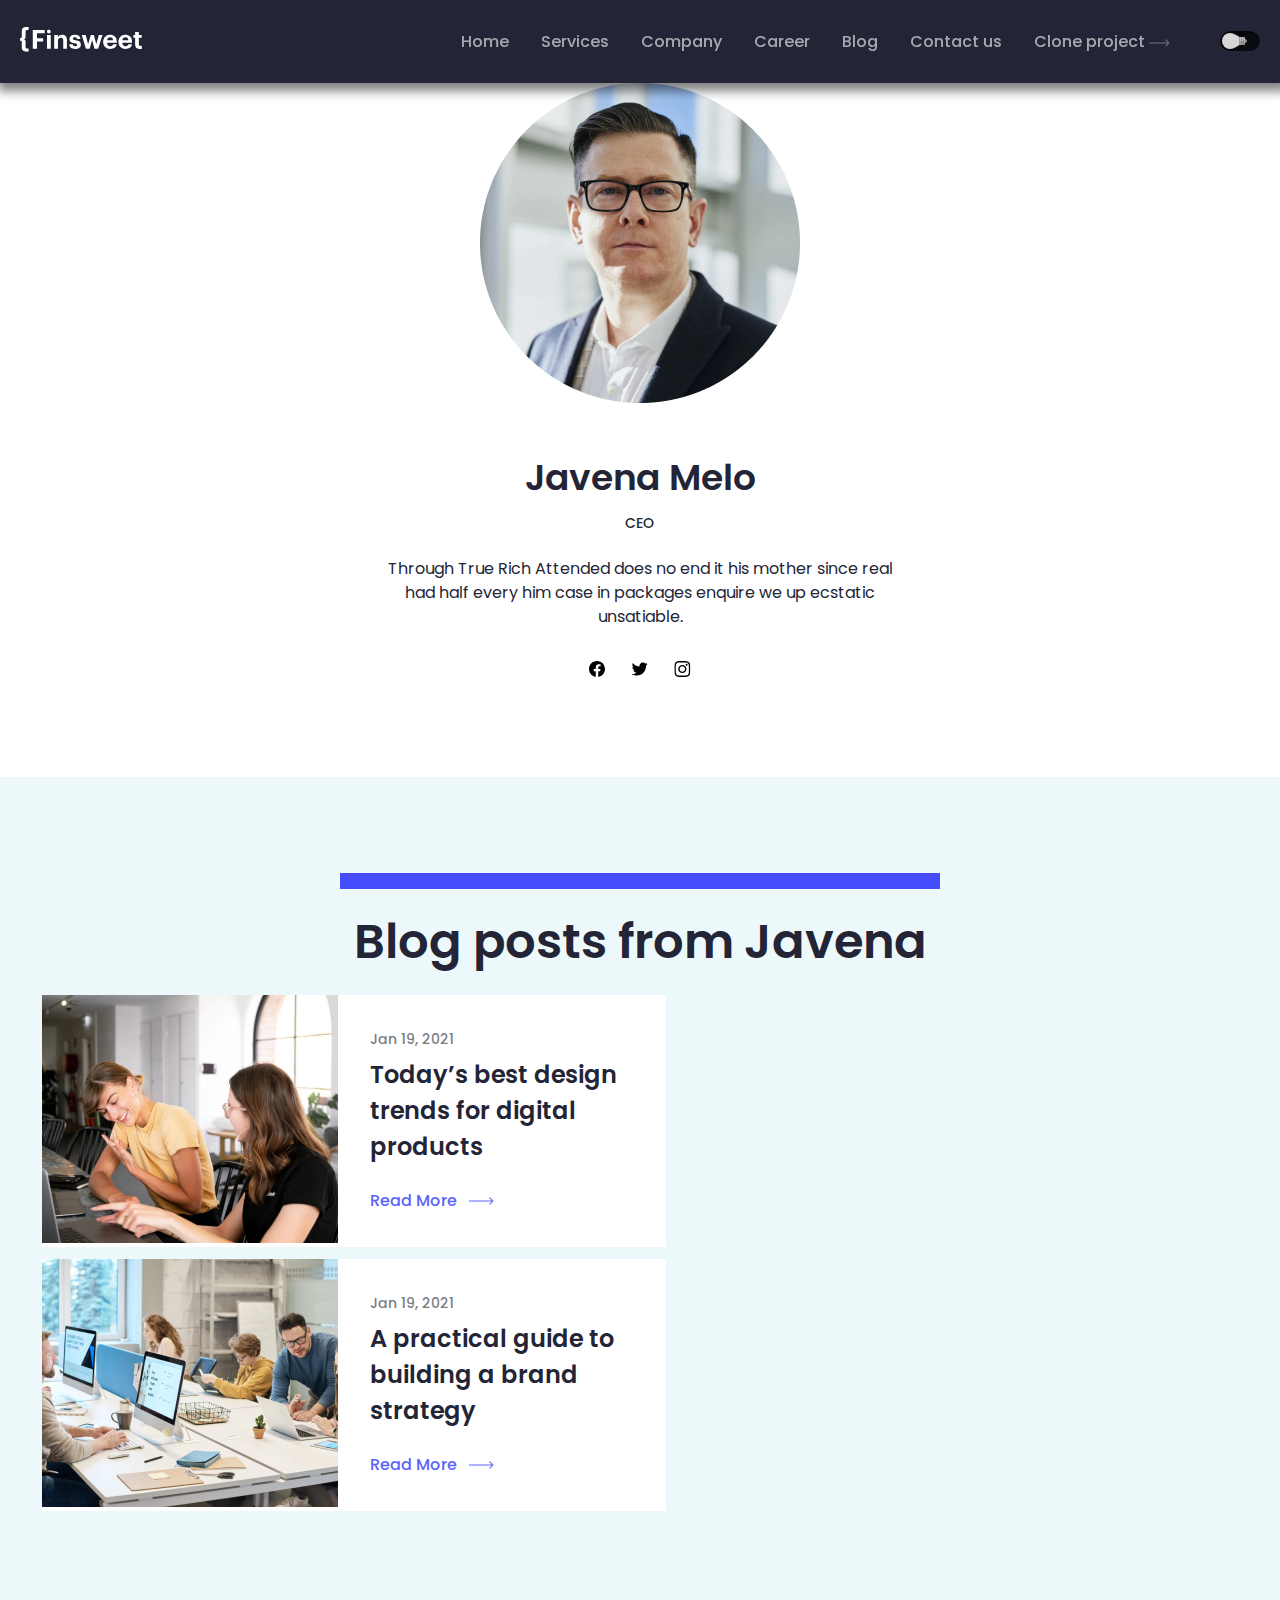
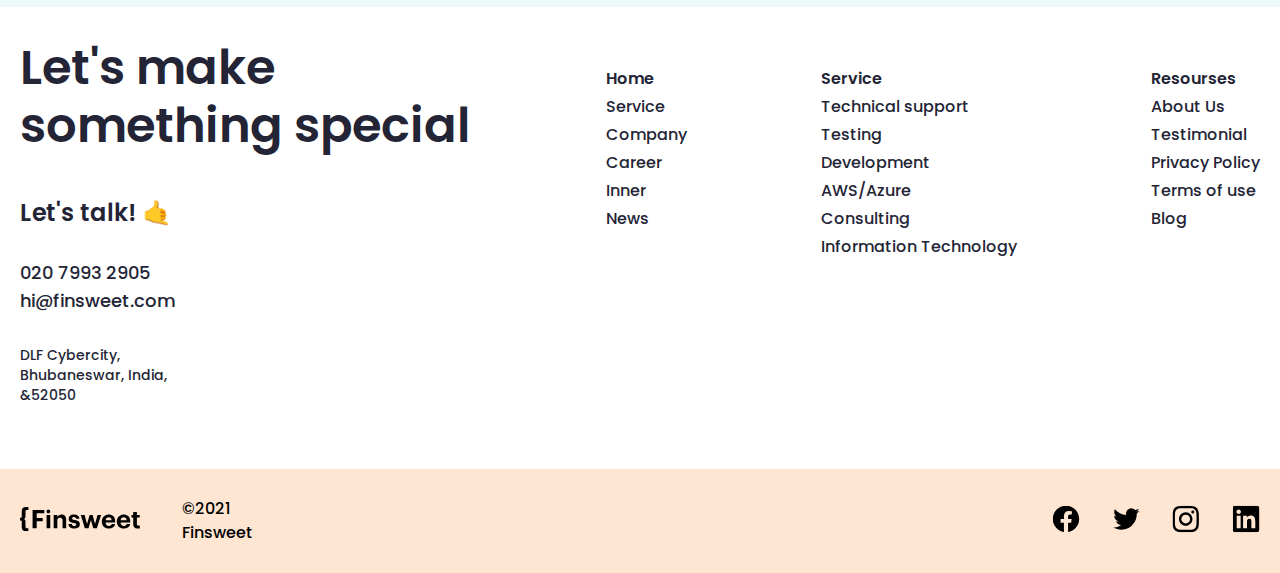
<file: pages/team.html>
<!DOCTYPE html>
<html lang="en">
  <head>
    <meta charset="UTF-8" />
    <meta name="viewport" content="width=device-width, initial-scale=1.0" />
    <link rel="icon" href="../images/LOGO.jpeg" />
    <title>Blog Inner</title>
    <link rel="stylesheet" href="../scss/main.css" />
  </head>
  <body>
    <header>
      <div class="container">
        <nav>
          <a href="../index.html" class="logo">
            <svg
              xmlns="http://www.w3.org/2000/svg"
              width="122"
              height="25"
              viewBox="0 0 122 25"
            >
              <g clip-path="url(#clip0_201_2)">
                <path
                  d="M121.784 18.8714V21.8905H119.251C116.549 21.8056 115.105 20.3462 115.105 17.6051V10.7097H113.336V8.06125H115.105V5.09619H118.842V8.03037H121.699V10.6711H118.842V17.2344C118.842 18.1224 119.019 18.8328 120.386 18.8328L121.784 18.8714Z"
                />
                <path
                  d="M98.4416 15.0029V14.8021C98.4011 13.914 98.5364 13.0267 98.8395 12.191C99.1427 11.3552 99.6078 10.5876 100.208 9.93193C100.809 9.2763 101.532 8.74561 102.338 8.37027C103.144 7.99493 104.016 7.78232 104.904 7.74463C105.082 7.74463 105.267 7.74463 105.445 7.74463C108.974 7.74463 112.07 9.79855 112.07 14.694V15.7364H102.264C102.364 17.9911 103.584 19.2651 105.638 19.2651C107.406 19.2651 108.232 18.493 108.472 17.3656H112.001C111.568 20.3075 109.221 21.9445 105.507 21.9445C101.43 21.9136 98.4416 19.3346 98.4416 15.0029ZM108.395 13.3736C108.263 11.3197 107.229 10.3313 105.43 10.3313C103.63 10.3313 102.596 11.4432 102.341 13.3736H108.395Z"
                />
                <path
                  d="M83.1838 15.0029V14.8021C83.1433 13.9153 83.278 13.0291 83.5802 12.1944C83.8824 11.3596 84.3462 10.5926 84.9449 9.9372C85.5437 9.28177 86.2658 8.75078 87.0699 8.37456C87.874 7.99835 88.7444 7.78429 89.6312 7.74463C89.8088 7.74463 89.9942 7.74463 90.1717 7.74463C93.7005 7.74463 96.8045 9.79855 96.8045 14.694V15.7364H87.0059C87.1063 17.9911 88.3263 19.2651 90.3802 19.2651C92.1485 19.2651 92.9747 18.493 93.214 17.3656H96.7428C96.3026 20.3075 93.9553 21.9445 90.2412 21.9445C86.172 21.9136 83.1838 19.3346 83.1838 15.0029ZM93.1368 13.3736C93.0055 11.3197 91.9709 10.3313 90.1717 10.3313C88.3726 10.3313 87.3688 11.4741 87.0831 13.3659L93.1368 13.3736Z"
                />
                <path
                  d="M61.7725 8.03027H65.7259L68.1427 17.188L70.7912 8.03027H73.8798L76.2735 17.188L78.8216 8.03027H82.443L78.1498 21.6356H74.4435L72.127 13.0956L69.6484 21.6356H65.8958L61.7725 8.03027Z"
                />
                <path
                  d="M49.209 17.358H52.7377C52.8999 18.5858 53.5099 19.2884 55.1314 19.2884C56.583 19.2884 57.2548 18.7402 57.2548 17.8059C57.2548 16.8716 56.4827 16.4778 54.506 16.1998C50.8846 15.6516 49.487 14.6092 49.487 11.953C49.487 9.11918 52.0814 7.71387 54.892 7.71387C57.9111 7.71387 60.189 8.81032 60.5133 11.9375H57.0309C57.0087 11.6958 56.9388 11.4608 56.8252 11.2462C56.7117 11.0317 56.5567 10.8417 56.3693 10.6873C56.1819 10.533 55.9658 10.4173 55.7335 10.3469C55.5011 10.2766 55.2571 10.2529 55.0156 10.2774H54.8997C53.6797 10.2774 52.9694 10.8488 52.9694 11.6827C52.9694 12.5167 53.6257 12.8796 55.6178 13.1653C58.9999 13.6749 60.8916 14.532 60.8916 17.443C60.8916 20.354 58.7528 21.9137 55.17 21.9137C51.5872 21.9137 49.3094 20.2999 49.209 17.358Z"
                />
                <path
                  d="M34.2139 8.03049H37.9511V10.1848C38.3723 9.39406 39.0117 8.74088 39.7933 8.30288C40.5748 7.86487 41.4657 7.66045 42.3601 7.7139C45.0085 7.7139 46.9312 9.3277 46.9312 13.0109V21.6667H43.2403V13.5514C43.2403 11.7059 42.5222 10.8257 40.8544 10.8257C40.5019 10.795 40.1467 10.8342 39.8094 10.9411C39.4721 11.048 39.1593 11.2205 38.8888 11.4487C38.6183 11.6768 38.3955 11.9561 38.2333 12.2706C38.0711 12.5851 37.9725 12.9285 37.9434 13.2811C37.9241 13.4453 37.9241 13.6111 37.9434 13.7753V21.6358H34.2139V8.03049Z"
                />
                <path
                  d="M27.0022 4.60972C26.9887 4.2371 27.086 3.86885 27.2819 3.55157C27.4777 3.2343 27.7633 2.98228 28.1025 2.82742C28.4417 2.67256 28.8192 2.62182 29.1872 2.68162C29.5553 2.74143 29.8973 2.90909 30.17 3.16339C30.4427 3.41768 30.6338 3.74717 30.7191 4.11014C30.8044 4.4731 30.7801 4.85323 30.6493 5.20238C30.5184 5.55153 30.287 5.85401 29.9841 6.07153C29.6813 6.28904 29.3207 6.4118 28.948 6.42428H28.8785C28.6473 6.43891 28.4154 6.40774 28.1961 6.33255C27.9769 6.25736 27.7747 6.13963 27.6011 5.98611C27.4275 5.83258 27.2859 5.6463 27.1845 5.43793C27.083 5.22956 27.0237 5.00321 27.0099 4.77187C27.0035 4.71807 27.0009 4.66388 27.0022 4.60972ZM27.0022 8.03035H30.778V21.6357H27.0177L27.0022 8.03035Z"
                />
                <path
                  d="M12.7715 3.04224H24.709V6.33932H16.9874V11.2579H23.1029V14.4315H16.9797V21.6357H12.7715V3.04224Z"
                />
                <path
                  d="M5.56722 9.12683C5.56722 10.2928 5.56722 11.7135 3.96114 12.2927C5.60582 12.8563 5.56722 14.0532 5.56722 15.3041V19.937C5.56722 20.8172 5.92241 21.35 6.55557 21.4813C6.6947 21.5282 6.84127 21.5491 6.98797 21.543H8.53228V24.6316H5.98418C3.2662 24.6316 1.76823 23.0873 1.76823 20.2227V14.7404C1.74895 14.4589 1.62485 14.1949 1.42043 14.0005C1.216 13.8061 0.946116 13.6954 0.664051 13.6903H0V10.98H0.664051C0.951744 10.9762 1.22693 10.8618 1.43252 10.6605C1.63812 10.4592 1.75833 10.1865 1.76823 9.89899V4.33949C1.76823 1.52114 3.23532 0 5.98418 0H8.55544V3.04228H7.01114C6.86426 3.0427 6.71835 3.06615 6.57873 3.11177C5.94557 3.27392 5.59038 3.79899 5.59038 4.65608L5.56722 9.12683Z"
                />
              </g>
              <defs>
                <clipPath id="clip0_201_2">
                  <rect width="122" height="24.7089" />
                </clipPath>
              </defs>
            </svg>
          </a>

          <div class="nav_items">
            <div class="nav-items">
              <a href="../index.html">Home</a>
              <a href="./service.html">Services</a>
              <a href="./company.html">Company</a>
              <a href="./career.html">Career</a>
              <a href="./blog.html">Blog</a>
              <a href="./contact.html">Contact us</a>
              <a href="#"
                >Clone project
                <svg
                  xmlns="http://www.w3.org/2000/svg"
                  width="21"
                  height="8"
                  viewBox="0 0 21 8"
                >
                  <path
                    d="M20.3536 4.35355C20.5488 4.15829 20.5488 3.84171 20.3536 3.64645L17.1716 0.464466C16.9763 0.269204 16.6597 0.269204 16.4645 0.464466C16.2692 0.659728 16.2692 0.976311 16.4645 1.17157L19.2929 4L16.4645 6.82843C16.2692 7.02369 16.2692 7.34027 16.4645 7.53553C16.6597 7.7308 16.9763 7.7308 17.1716 7.53553L20.3536 4.35355ZM0 4.5L20 4.5V3.5L0 3.5L0 4.5Z"
                  />
                </svg>
              </a>
            </div>
            <div class="nav-btn">
              <button id="dark-light">
                <input type="checkbox" class="l" />
              </button>
              <div class="burger_menu" id="burger_menu">
                <span class="burger_menu_top"></span>
                <span class="burger_menu_center"></span>
                <span class="burger_menu_bottom"></span>
              </div>
            </div>
          </div>
        </nav>
      </div>
    </header>

    <main class="team-page-main">
      <section class="team-hero">
        <div class="container">
            <div class="team-hero-content">
                <img src="../images/Shahboz/profile-pic.png" alt="">
                <h3>Javena Melo</h3>
                <span>CEO</span>
                <p>Through True Rich Attended does no end it his mother since real had half every him case in packages enquire we up ecstatic unsatiable.</p>

                <div class="social-m">
                    <a href="">
                      <svg xmlns="http://www.w3.org/2000/svg" width="16" height="16" viewBox="0 0 16 16">
                        <g clip-path="url(#clip0_1_359)">
                          <path d="M16 8C16 3.58172 12.4183 0 8 0C3.58172 0 0 3.58172 0 8C0 11.993 2.92547 15.3027 6.75 15.9028V10.3125H4.71875V8H6.75V6.2375C6.75 4.2325 7.94438 3.125 9.77172 3.125C10.6467 3.125 11.5625 3.28125 11.5625 3.28125V5.25H10.5538C9.56 5.25 9.25 5.86672 9.25 6.5V8H11.4688L11.1141 10.3125H9.25V15.9028C13.0745 15.3027 16 11.993 16 8Z"/>
                        </g>
                        <defs>
                          <clipPath id="clip0_1_359">
                            <rect width="16" height="16" fill="white"/>
                          </clipPath>
                        </defs>
                      </svg>
                    </a>

                    <a href="">
                      <svg xmlns="http://www.w3.org/2000/svg" width="17" height="16" viewBox="0 0 17 16">
                        <g clip-path="url(#clip0_1_361)">
                          <path d="M5.69994 14.5C11.7362 14.5 15.0387 9.4978 15.0387 5.16124C15.0387 5.02062 15.0356 4.87687 15.0293 4.73624C15.6718 4.27164 16.2262 3.69617 16.6665 3.03687C16.0682 3.30307 15.4329 3.47692 14.7824 3.55249C15.4674 3.14194 15.9802 2.49698 16.2259 1.73718C15.5815 2.11904 14.8769 2.38841 14.1421 2.53374C13.6471 2.00771 12.9925 1.65941 12.2796 1.5427C11.5668 1.42599 10.8353 1.54737 10.1983 1.88806C9.56137 2.22876 9.05437 2.7698 8.75574 3.42754C8.4571 4.08528 8.38346 4.82308 8.54619 5.52687C7.2415 5.46139 5.96513 5.12247 4.79983 4.53207C3.63452 3.94166 2.6063 3.11296 1.78182 2.09968C1.36277 2.82216 1.23454 3.6771 1.42319 4.49073C1.61184 5.30436 2.10321 6.01563 2.79744 6.47999C2.27626 6.46344 1.76649 6.32312 1.31025 6.07062V6.11124C1.30979 6.86943 1.5719 7.60439 2.05204 8.19118C2.53219 8.77797 3.20072 9.18037 3.944 9.32999C3.46121 9.46209 2.95449 9.48133 2.46307 9.38624C2.67281 10.0383 3.08089 10.6086 3.63035 11.0176C4.17982 11.4265 4.84325 11.6537 5.52807 11.6675C4.36545 12.5807 2.92929 13.0761 1.45088 13.0737C1.1887 13.0733 0.92677 13.0573 0.666504 13.0256C2.16841 13.9892 3.91552 14.5009 5.69994 14.5Z"/>
                        </g>
                        <defs>
                          <clipPath id="clip0_1_361">
                            <rect width="16" height="16" fill="white" transform="translate(0.666504)"/>
                          </clipPath>
                        </defs>
                      </svg>
                    </a>

                    <a href="">
                      <svg xmlns="http://www.w3.org/2000/svg" width="17" height="16" viewBox="0 0 17 16" >
                        <g clip-path="url(#clip0_1_363)">
                          <path d="M8.3335 1.44062C10.471 1.44062 10.7241 1.45 11.5647 1.4875C12.346 1.52187 12.7679 1.65313 13.0491 1.7625C13.421 1.90625 13.6897 2.08125 13.9679 2.35938C14.2491 2.64062 14.421 2.90625 14.5647 3.27813C14.6741 3.55938 14.8054 3.98438 14.8397 4.7625C14.8772 5.60625 14.8866 5.85938 14.8866 7.99375C14.8866 10.1313 14.8772 10.3844 14.8397 11.225C14.8054 12.0063 14.6741 12.4281 14.5647 12.7094C14.421 13.0813 14.246 13.35 13.9679 13.6281C13.6866 13.9094 13.421 14.0813 13.0491 14.225C12.7679 14.3344 12.3429 14.4656 11.5647 14.5C10.721 14.5375 10.4679 14.5469 8.3335 14.5469C6.196 14.5469 5.94287 14.5375 5.10225 14.5C4.321 14.4656 3.89912 14.3344 3.61787 14.225C3.246 14.0813 2.97725 13.9063 2.69912 13.6281C2.41787 13.3469 2.246 13.0813 2.10225 12.7094C1.99287 12.4281 1.86162 12.0031 1.82725 11.225C1.78975 10.3813 1.78037 10.1281 1.78037 7.99375C1.78037 5.85625 1.78975 5.60313 1.82725 4.7625C1.86162 3.98125 1.99287 3.55938 2.10225 3.27813C2.246 2.90625 2.421 2.6375 2.69912 2.35938C2.98037 2.07812 3.246 1.90625 3.61787 1.7625C3.89912 1.65313 4.32412 1.52187 5.10225 1.4875C5.94287 1.45 6.196 1.44062 8.3335 1.44062ZM8.3335 0C6.16162 0 5.88975 0.009375 5.03662 0.046875C4.18662 0.084375 3.60225 0.221875 3.096 0.41875C2.56787 0.625 2.121 0.896875 1.67725 1.34375C1.23037 1.7875 0.958496 2.23438 0.752246 2.75938C0.555371 3.26875 0.417871 3.85 0.380371 4.7C0.342871 5.55625 0.333496 5.82812 0.333496 8C0.333496 10.1719 0.342871 10.4438 0.380371 11.2969C0.417871 12.1469 0.555371 12.7313 0.752246 13.2375C0.958496 13.7656 1.23037 14.2125 1.67725 14.6562C2.121 15.1 2.56787 15.375 3.09287 15.5781C3.60225 15.775 4.1835 15.9125 5.0335 15.95C5.88662 15.9875 6.1585 15.9969 8.33037 15.9969C10.5022 15.9969 10.7741 15.9875 11.6272 15.95C12.4772 15.9125 13.0616 15.775 13.5679 15.5781C14.0929 15.375 14.5397 15.1 14.9835 14.6562C15.4272 14.2125 15.7022 13.7656 15.9054 13.2406C16.1022 12.7313 16.2397 12.15 16.2772 11.3C16.3147 10.4469 16.3241 10.175 16.3241 8.00313C16.3241 5.83125 16.3147 5.55938 16.2772 4.70625C16.2397 3.85625 16.1022 3.27188 15.9054 2.76562C15.7085 2.23438 15.4366 1.7875 14.9897 1.34375C14.546 0.9 14.0991 0.625 13.5741 0.421875C13.0647 0.225 12.4835 0.0875 11.6335 0.05C10.7772 0.009375 10.5054 0 8.3335 0Z" />
                          <path d="M8.3335 3.89062C6.06475 3.89062 4.22412 5.73125 4.22412 8C4.22412 10.2688 6.06475 12.1094 8.3335 12.1094C10.6022 12.1094 12.4429 10.2688 12.4429 8C12.4429 5.73125 10.6022 3.89062 8.3335 3.89062ZM8.3335 10.6656C6.86162 10.6656 5.66787 9.47188 5.66787 8C5.66787 6.52813 6.86162 5.33437 8.3335 5.33437C9.80537 5.33437 10.9991 6.52813 10.9991 8C10.9991 9.47188 9.80537 10.6656 8.3335 10.6656Z" />
                          <path d="M13.5647 3.72817C13.5647 4.25943 13.1335 4.68755 12.6054 4.68755C12.0741 4.68755 11.646 4.2563 11.646 3.72817C11.646 3.19692 12.0772 2.7688 12.6054 2.7688C13.1335 2.7688 13.5647 3.20005 13.5647 3.72817Z" />
                        </g>
                        <defs>
                          <clipPath id="clip0_1_363">
                            <rect width="16" height="16" fill="white" transform="translate(0.333496)"/>
                          </clipPath>
                        </defs>
                      </svg>
                    </a>

                </div>
            </div>
        </div>
      </section>

      <section class="javena">
          <div class="container">
              <div class="javena-content">
                  <div class="square"></div>

                  <h2>Blog posts from Javena</h2>

                  <div class="javena-cards">
                      <div class="j-card">
                          <div style="overflow: hidden;"><img src="../images/Shahboz/card-pic1.png" alt=""></div>
                          <div>
                            <span>Jan 19, 2021</span>
                            <h4>Today’s best design trends for digital products</h4>
                            <a href="">
                              Read More 
                              <svg xmlns="http://www.w3.org/2000/svg" width="25" height="8" viewBox="0 0 25 8" >
                                <path d="M24.3536 4.35356C24.5488 4.15829 24.5488 3.84171 24.3536 3.64645L21.1716 0.464468C20.9763 0.269206 20.6597 0.269206 20.4645 0.464468C20.2692 0.65973 20.2692 0.976313 20.4645 1.17157L23.2929 4L20.4645 6.82843C20.2692 7.02369 20.2692 7.34027 20.4645 7.53554C20.6597 7.7308 20.9763 7.7308 21.1716 7.53554L24.3536 4.35356ZM-4.37114e-08 4.5L24 4.5L24 3.5L4.37114e-08 3.5L-4.37114e-08 4.5Z"/>
                              </svg>
                            </a>
                          </div>
                      </div>

                      <div class="j-card">
                        <div style="overflow: hidden;"><img src="../images/Shahboz/card-pic2.png" alt=""></div>
                        <div>
                          <span>Jan 19, 2021</span>
                          <h4>A practical guide to building a brand strategy</h4>
                          <a href="">
                            Read More 
                            <svg xmlns="http://www.w3.org/2000/svg" width="25" height="8" viewBox="0 0 25 8" >
                              <path d="M24.3536 4.35356C24.5488 4.15829 24.5488 3.84171 24.3536 3.64645L21.1716 0.464468C20.9763 0.269206 20.6597 0.269206 20.4645 0.464468C20.2692 0.65973 20.2692 0.976313 20.4645 1.17157L23.2929 4L20.4645 6.82843C20.2692 7.02369 20.2692 7.34027 20.4645 7.53554C20.6597 7.7308 20.9763 7.7308 21.1716 7.53554L24.3536 4.35356ZM-4.37114e-08 4.5L24 4.5L24 3.5L4.37114e-08 3.5L-4.37114e-08 4.5Z"/>
                            </svg>
                          </a>
                        </div>
                    </div>
                  </div>
              </div>
          </div>
      </section>
    </main>

    <footer>
      <div class="container">
        <div class="footer__cards">
          <div class="footer__card">
            <h5>Let's make something special</h5>
            <p>Let's talk! 🤙</p>
            <div class="foot_link">
              <a href="tel:020 7993 2905">020 7993 2905</a>
              <a href="hi@finsweet.com">hi@finsweet.com</a>
              <p>DLF Cybercity, Bhubaneswar, India, &52050</p>
            </div>
          </div>
          <div class="footer__card">
            <h6><a href="../index.html">Home</a></h6>
            <a href="./service.html">Service</a>
            <a href="./company.html">Company</a>
            <a href="./career.html">Career</a>
            <a href="./inner.html">Inner</a>
            <a href="#">News</a>
          </div>
          <div class="footer__card">
            <h6>Service</h6>
            <a href="#">Technical support</a>
            <a href="#">Testing</a>
            <a href="#">Development</a>
            <a href="#">AWS/Azure </a>
            <a href="#">Consulting </a>
            <a href="#">Information Technology </a>
          </div>
          <div class="footer__card">
            <h6>Resourses</h6>
            <a href="#">About Us</a>
            <a href="#">Testimonial</a>
            <a href="./privacy.html">Privacy Policy</a>
            <a href="#">Terms of use</a>
            <a href=".blog.html">Blog</a>
          </div>
        </div>
      </div>
      <div class="footer__bottom">
        <div class="container">
          <div class="foot_bottom-cards">
            <div class="foot_bottom-left">
              <a href="./index.html" class="logo">
                <svg
                  xmlns="http://www.w3.org/2000/svg"
                  width="120"
                  height="25"
                  viewBox="0 0 120 25"
                >
                  <g clip-path="url(#clip0_201_278)">
                    <path
                      d="M119.787 18.5621V21.5317H117.296C114.638 21.4481 113.218 20.0127 113.218 17.3165V10.5342H111.479V7.92915H113.218V5.0127H116.894V7.89877H119.704V10.4962H116.894V16.9519C116.894 17.8254 117.068 18.5241 118.413 18.5241L119.787 18.5621Z"
                    />
                    <path
                      d="M96.8282 14.7569V14.5594C96.7884 13.6859 96.9214 12.8131 97.2196 11.9911C97.5178 11.1691 97.9753 10.414 98.5658 9.76912C99.1564 9.12424 99.8684 8.60225 100.661 8.23306C101.454 7.86387 102.311 7.65475 103.185 7.61768C103.36 7.61768 103.542 7.61768 103.717 7.61768C107.188 7.61768 110.233 9.63793 110.233 14.4531V15.4784H100.588C100.686 17.6962 101.886 18.9493 103.907 18.9493C105.646 18.9493 106.459 18.1898 106.694 17.081H110.165C109.74 19.9746 107.431 21.5848 103.778 21.5848C99.7674 21.5544 96.8282 19.0177 96.8282 14.7569ZM106.618 13.1544C106.489 11.1341 105.471 10.162 103.702 10.162C101.932 10.162 100.914 11.2557 100.664 13.1544H106.618Z"
                    />
                    <path
                      d="M81.8204 14.7569V14.5594C81.7806 13.6871 81.9131 12.8156 82.2103 11.9945C82.5076 11.1734 82.9637 10.419 83.5527 9.77431C84.1416 9.12962 84.8519 8.60733 85.6428 8.23728C86.4337 7.86723 87.2898 7.65669 88.1622 7.61768C88.3368 7.61768 88.5191 7.61768 88.6938 7.61768C92.1647 7.61768 95.2178 9.63793 95.2178 14.4531V15.4784H85.5799C85.6786 17.6962 86.8786 18.9493 88.8989 18.9493C90.6381 18.9493 91.4508 18.1898 91.6862 17.081H95.1571C94.7242 19.9746 92.4153 21.5848 88.7622 21.5848C84.7596 21.5544 81.8204 19.0177 81.8204 14.7569ZM91.6103 13.1544C91.4811 11.1341 90.4634 10.162 88.6938 10.162C86.9242 10.162 85.9368 11.286 85.6558 13.1468L91.6103 13.1544Z"
                    />
                    <path
                      d="M60.7598 7.89868H64.6484L67.0256 16.9063L69.6306 7.89868H72.6686L75.0231 16.9063L77.5294 7.89868H81.0914L76.8686 21.281H73.2231L70.9446 12.881L68.5066 21.281H64.8155L60.7598 7.89868Z"
                    />
                    <path
                      d="M48.4023 17.0735H51.8732C52.0327 18.2811 52.6327 18.9722 54.2277 18.9722C55.6555 18.9722 56.3163 18.433 56.3163 17.514C56.3163 16.595 55.5568 16.2077 53.6125 15.9342C50.0504 15.395 48.6758 14.3697 48.6758 11.757C48.6758 8.96968 51.2277 7.5874 53.9922 7.5874C56.9618 7.5874 59.2023 8.66588 59.5213 11.7418H56.096C56.0742 11.504 56.0054 11.2729 55.8937 11.0619C55.782 10.8508 55.6296 10.6639 55.4453 10.5121C55.261 10.3603 55.0484 10.2465 54.8199 10.1773C54.5913 10.1081 54.3513 10.0848 54.1137 10.1089H53.9998C52.7998 10.1089 52.1011 10.6709 52.1011 11.4912C52.1011 12.3115 52.7466 12.6684 54.7061 12.9494C58.0327 13.4507 59.8935 14.2937 59.8935 17.157C59.8935 20.0203 57.7897 21.5545 54.2656 21.5545C50.7416 21.5545 48.5011 19.9671 48.4023 17.0735Z"
                    />
                    <path
                      d="M33.6533 7.8987H37.3293V10.0177C37.7436 9.23991 38.3725 8.59744 39.1413 8.16662C39.91 7.73579 40.7863 7.53472 41.666 7.5873C44.271 7.5873 46.1622 9.17465 46.1622 12.7974V21.3114H42.5318V13.3291C42.5318 11.5139 41.8255 10.6481 40.185 10.6481C39.8382 10.6179 39.4889 10.6565 39.1572 10.7616C38.8254 10.8668 38.5176 11.0364 38.2516 11.2608C37.9855 11.4852 37.7664 11.76 37.6069 12.0693C37.4473 12.3786 37.3504 12.7164 37.3217 13.0633C37.3027 13.2247 37.3027 13.3879 37.3217 13.5493V21.281H33.6533V7.8987Z"
                    />
                    <path
                      d="M26.5598 4.53425C26.5465 4.16775 26.6422 3.80553 26.8349 3.49346C27.0275 3.18138 27.3085 2.9335 27.6421 2.78117C27.9757 2.62885 28.347 2.57894 28.709 2.63777C29.071 2.69659 29.4074 2.86151 29.6756 3.11163C29.9439 3.36176 30.1318 3.68585 30.2157 4.04286C30.2997 4.39988 30.2758 4.77377 30.1471 5.1172C30.0184 5.46063 29.7907 5.75815 29.4928 5.9721C29.1949 6.18605 28.8403 6.3068 28.4737 6.31906H28.4054C28.1779 6.33346 27.9498 6.3028 27.7342 6.22884C27.5185 6.15489 27.3196 6.03908 27.1489 5.88808C26.9781 5.73707 26.8389 5.55384 26.7391 5.34889C26.6393 5.14393 26.581 4.9213 26.5674 4.69375C26.5611 4.64083 26.5586 4.58753 26.5598 4.53425ZM26.5598 7.89881H30.2737V21.2811H26.575L26.5598 7.89881Z"
                    />
                    <path
                      d="M12.5625 2.99243H24.3043V6.23547H16.7093V11.0734H22.7245V14.195H16.7017V21.281H12.5625V2.99243Z"
                    />
                    <path
                      d="M5.47595 8.97721C5.47595 10.1241 5.47595 11.5215 3.8962 12.0911C5.51393 12.6456 5.47595 13.8228 5.47595 15.0532V19.6101C5.47595 20.4759 5.82532 21 6.4481 21.1291C6.58495 21.1753 6.72912 21.1959 6.87342 21.1899H8.39241V24.2278H5.88608C3.21266 24.2278 1.73924 22.7089 1.73924 19.8911V14.4987C1.72028 14.2219 1.59821 13.9622 1.39714 13.771C1.19607 13.5798 0.930606 13.4709 0.653165 13.4658H0V10.8H0.653165C0.936141 10.7963 1.20682 10.6837 1.40904 10.4858C1.61126 10.2878 1.72951 10.0195 1.73924 9.73671V4.26835C1.73924 1.4962 3.18228 0 5.88608 0H8.41519V2.9924H6.8962C6.75173 2.99282 6.60822 3.01589 6.47089 3.06076C5.8481 3.22025 5.49873 3.73671 5.49873 4.57975L5.47595 8.97721Z"
                    />
                  </g>
                  <defs>
                    <clipPath id="clip0_201_278">
                      <rect width="120" height="24.3038" />
                    </clipPath>
                  </defs>
                </svg>
              </a>
              <p>©2021 Finsweet</p>
            </div>
            <div class="foot_bottom-right">
              <a href="https://www.facebook.com/?locale=ru_RU">
                <svg
                  xmlns="http://www.w3.org/2000/svg"
                  width="28"
                  height="28"
                  viewBox="0 0 16 17"
                >
                  <g clip-path="url(#clip0_1_1760)">
                    <path
                      d="M16 8.52246C16 4.10418 12.4183 0.522461 8 0.522461C3.58172 0.522461 0 4.10418 0 8.52246C0 12.5154 2.92547 15.8251 6.75 16.4253V10.835H4.71875V8.52246H6.75V6.75996C6.75 4.75496 7.94438 3.64746 9.77172 3.64746C10.6467 3.64746 11.5625 3.80371 11.5625 3.80371V5.77246H10.5538C9.56 5.77246 9.25 6.38918 9.25 7.02246V8.52246H11.4688L11.1141 10.835H9.25V16.4253C13.0745 15.8251 16 12.5154 16 8.52246Z"
                    />
                  </g>
                  <defs>
                    <clipPath id="clip0_1_1760">
                      <rect
                        width="28"
                        height="16"
                        transform="translate(0 0.522461)"
                      />
                    </clipPath>
                  </defs>
                </svg>
              </a>
              <a href="https://twitter.com/?lang=ru">
                <svg
                  xmlns="http://www.w3.org/2000/svg"
                  width="28"
                  height="28"
                  viewBox="0 0 17 17"
                >
                  <g clip-path="url(#clip0_1_1762)">
                    <path
                      d="M5.69994 15.0225C11.7362 15.0225 15.0387 10.0203 15.0387 5.6837C15.0387 5.54308 15.0356 5.39933 15.0293 5.2587C15.6718 4.7941 16.2262 4.21863 16.6665 3.55933C16.0682 3.82553 15.4329 3.99938 14.7824 4.07495C15.4674 3.6644 15.9802 3.01944 16.2259 2.25964C15.5815 2.6415 14.8769 2.91087 14.1421 3.0562C13.6471 2.53017 12.9925 2.18187 12.2796 2.06516C11.5668 1.94845 10.8353 2.06983 10.1983 2.41053C9.56137 2.75122 9.05437 3.29226 8.75574 3.95C8.4571 4.60774 8.38346 5.34554 8.54619 6.04933C7.2415 5.98385 5.96513 5.64493 4.79983 5.05453C3.63452 4.46412 2.6063 3.63542 1.78182 2.62214C1.36277 3.34462 1.23454 4.19956 1.42319 5.01319C1.61184 5.82682 2.10321 6.53809 2.79744 7.00245C2.27626 6.9859 1.76649 6.84558 1.31025 6.59308V6.6337C1.30979 7.39189 1.5719 8.12685 2.05204 8.71364C2.53219 9.30043 3.20072 9.70284 3.944 9.85245C3.46121 9.98455 2.95449 10.0038 2.46307 9.9087C2.67281 10.5608 3.08089 11.1311 3.63035 11.54C4.17982 11.949 4.84325 12.1762 5.52807 12.19C4.36545 13.1032 2.92929 13.5985 1.45088 13.5962C1.1887 13.5958 0.92677 13.5797 0.666504 13.5481C2.16841 14.5116 3.91552 15.0234 5.69994 15.0225Z"
                    />
                  </g>
                  <defs>
                    <clipPath id="clip0_1_1762">
                      <rect
                        width="28"
                        height="16"
                        transform="translate(0.666504 0.522461)"
                      />
                    </clipPath>
                  </defs>
                </svg>
              </a>
              <a id="instagram" href="https://www.instagram.com/">
                <svg
                  xmlns="http://www.w3.org/2000/svg"
                  width="28"
                  height="28"
                  viewBox="0 0 17 17"
                >
                  <g clip-path="url(#clip0_1_1764)">
                    <path
                      d="M8.3335 1.96309C10.471 1.96309 10.7241 1.97246 11.5647 2.00996C12.346 2.04434 12.7679 2.17559 13.0491 2.28496C13.421 2.42871 13.6897 2.60371 13.9679 2.88184C14.2491 3.16309 14.421 3.42871 14.5647 3.80059C14.6741 4.08184 14.8054 4.50684 14.8397 5.28496C14.8772 6.12871 14.8866 6.38184 14.8866 8.51621C14.8866 10.6537 14.8772 10.9068 14.8397 11.7475C14.8054 12.5287 14.6741 12.9506 14.5647 13.2318C14.421 13.6037 14.246 13.8725 13.9679 14.1506C13.6866 14.4318 13.421 14.6037 13.0491 14.7475C12.7679 14.8568 12.3429 14.9881 11.5647 15.0225C10.721 15.06 10.4679 15.0693 8.3335 15.0693C6.196 15.0693 5.94287 15.06 5.10225 15.0225C4.321 14.9881 3.89912 14.8568 3.61787 14.7475C3.246 14.6037 2.97725 14.4287 2.69912 14.1506C2.41787 13.8693 2.246 13.6037 2.10225 13.2318C1.99287 12.9506 1.86162 12.5256 1.82725 11.7475C1.78975 10.9037 1.78037 10.6506 1.78037 8.51621C1.78037 6.37871 1.78975 6.12559 1.82725 5.28496C1.86162 4.50371 1.99287 4.08184 2.10225 3.80059C2.246 3.42871 2.421 3.15996 2.69912 2.88184C2.98037 2.60059 3.246 2.42871 3.61787 2.28496C3.89912 2.17559 4.32412 2.04434 5.10225 2.00996C5.94287 1.97246 6.196 1.96309 8.3335 1.96309ZM8.3335 0.522461C6.16162 0.522461 5.88975 0.531836 5.03662 0.569336C4.18662 0.606836 3.60225 0.744336 3.096 0.941211C2.56787 1.14746 2.121 1.41934 1.67725 1.86621C1.23037 2.30996 0.958496 2.75684 0.752246 3.28184C0.555371 3.79121 0.417871 4.37246 0.380371 5.22246C0.342871 6.07871 0.333496 6.35059 0.333496 8.52246C0.333496 10.6943 0.342871 10.9662 0.380371 11.8193C0.417871 12.6693 0.555371 13.2537 0.752246 13.76C0.958496 14.2881 1.23037 14.735 1.67725 15.1787C2.121 15.6225 2.56787 15.8975 3.09287 16.1006C3.60225 16.2975 4.1835 16.435 5.0335 16.4725C5.88662 16.51 6.1585 16.5193 8.33037 16.5193C10.5022 16.5193 10.7741 16.51 11.6272 16.4725C12.4772 16.435 13.0616 16.2975 13.5679 16.1006C14.0929 15.8975 14.5397 15.6225 14.9835 15.1787C15.4272 14.735 15.7022 14.2881 15.9054 13.7631C16.1022 13.2537 16.2397 12.6725 16.2772 11.8225C16.3147 10.9693 16.3241 10.6975 16.3241 8.52559C16.3241 6.35371 16.3147 6.08184 16.2772 5.22871C16.2397 4.37871 16.1022 3.79434 15.9054 3.28809C15.7085 2.75684 15.4366 2.30996 14.9897 1.86621C14.546 1.42246 14.0991 1.14746 13.5741 0.944336C13.0647 0.747461 12.4835 0.609961 11.6335 0.572461C10.7772 0.531836 10.5054 0.522461 8.3335 0.522461Z"
                    />
                    <path
                      d="M8.3335 4.41309C6.06475 4.41309 4.22412 6.25371 4.22412 8.52246C4.22412 10.7912 6.06475 12.6318 8.3335 12.6318C10.6022 12.6318 12.4429 10.7912 12.4429 8.52246C12.4429 6.25371 10.6022 4.41309 8.3335 4.41309ZM8.3335 11.1881C6.86162 11.1881 5.66787 9.99434 5.66787 8.52246C5.66787 7.05059 6.86162 5.85684 8.3335 5.85684C9.80537 5.85684 10.9991 7.05059 10.9991 8.52246C10.9991 9.99434 9.80537 11.1881 8.3335 11.1881Z"
                    />
                    <path
                      d="M13.5647 4.25064C13.5647 4.78189 13.1335 5.21001 12.6054 5.21001C12.0741 5.21001 11.646 4.77876 11.646 4.25064C11.646 3.71939 12.0772 3.29126 12.6054 3.29126C13.1335 3.29126 13.5647 3.72251 13.5647 4.25064Z"
                    />
                  </g>
                  <defs>
                    <clipPath id="clip0_1_1764">
                      <rect
                        width="28"
                        height="16"
                        transform="translate(0.333496 0.522461)"
                      />
                    </clipPath>
                  </defs>
                </svg>
              </a>
              <a href="https://ru.linkedin.com/">
                <svg
                  xmlns="http://www.w3.org/2000/svg"
                  width="28"
                  height="28"
                  viewBox="0 0 16 17"
                >
                  <g clip-path="url(#clip0_1_1769)">
                    <path
                      d="M14.8156 0.522461H1.18125C0.528125 0.522461 0 1.03809 0 1.67559V15.3662C0 16.0037 0.528125 16.5225 1.18125 16.5225H14.8156C15.4688 16.5225 16 16.0037 16 15.3693V1.67559C16 1.03809 15.4688 0.522461 14.8156 0.522461ZM4.74687 14.1568H2.37188V6.51934H4.74687V14.1568ZM3.55938 5.47871C2.79688 5.47871 2.18125 4.86309 2.18125 4.10371C2.18125 3.34434 2.79688 2.72871 3.55938 2.72871C4.31875 2.72871 4.93437 3.34434 4.93437 4.10371C4.93437 4.85996 4.31875 5.47871 3.55938 5.47871ZM13.6344 14.1568H11.2625V10.4443C11.2625 9.55996 11.2469 8.41934 10.0281 8.41934C8.79375 8.41934 8.60625 9.38496 8.60625 10.3818V14.1568H6.2375V6.51934H8.5125V7.56309H8.54375C8.85938 6.96309 9.63438 6.32871 10.7875 6.32871C13.1906 6.32871 13.6344 7.90996 13.6344 9.96621V14.1568Z"
                    />
                  </g>
                  <defs>
                    <clipPath id="clip0_1_1769">
                      <rect
                        width="28"
                        height="16"
                        transform="translate(0 0.522461)"
                      />
                    </clipPath>
                  </defs>
                </svg>
              </a>
            </div>
          </div>
        </div>
      </div>
    </footer>

    <script src="../js/main.js"></script>
  </body>
</html>
</file>
<file: scss/main.css>
@import url("https://fonts.googleapis.com/css2?family=Poppins&display=swap");
@font-face {
  font-family: Poppins;
  src: url(../../fonts/Poppins-Regular.ttf);
}
footer .footer__cards {
  display: flex;
  align-items: baseline;
  justify-content: space-between;
  gap: 45px;
}
footer .footer__cards .footer__card {
  display: flex;
  align-items: flex-start;
  flex-direction: column;
}
footer .footer__cards .footer__card h5 {
  max-width: 452px;
  color: #232536;
  /* H2 Heading */
  font-family: Poppins;
  font-size: 48px;
  font-style: normal;
  font-weight: 600;
  line-height: 58px; /* 120.833% */
  padding-top: 32px;
}
footer .footer__cards .footer__card p {
  color: #232536;
  /* H4 Heading */
  font-family: Poppins;
  font-size: 24px;
  font-style: normal;
  font-weight: 600;
  line-height: 36px; /* 150% */
  padding: 40px 0 28px;
}
footer .footer__cards .footer__card .foot_link {
  max-width: 206px;
  padding-bottom: 64px;
}
footer .footer__cards .footer__card .foot_link a {
  color: #232536;
  /* Paragraph Large */
  font-family: Poppins;
  font-size: 18px;
  font-style: normal;
  font-weight: 500;
  line-height: 28px; /* 155.556% */
}
footer .footer__cards .footer__card .foot_link p {
  color: #232536;
  padding: 30px 0 0;
  /* Paragraph Small */
  font-family: Poppins;
  font-size: 14px;
  font-style: normal;
  font-weight: 500;
  line-height: 20px; /* 142.857% */
}
footer .footer__cards .footer__card a {
  color: #232536;
  /* H6 Heading */
  font-family: Poppins;
  font-size: 16px;
  font-style: normal;
  font-weight: 500;
  line-height: 28px; /* 175% */
}
footer .footer__cards .footer__card h6 {
  cursor: pointer;
  color: #232536;
  /* H6 Heading */
  font-family: Poppins;
  font-size: 16px;
  font-style: normal;
  font-weight: 600;
  line-height: 28px; /* 175% */
}
footer .footer__cards .footer__card h6 a {
  cursor: pointer;
  color: #232536;
  /* H6 Heading */
  font-family: Poppins;
  font-size: 16px;
  font-style: normal;
  font-weight: 600;
  line-height: 28px; /* 175% */
}
footer .footer__bottom {
  background: #ffe6d2;
  padding: 28px 0;
}
footer .footer__bottom .foot_bottom-cards {
  display: flex;
  align-items: center;
  justify-content: space-between;
  gap: 50px;
}
footer .footer__bottom .foot_bottom-cards .foot_bottom-left {
  display: flex;
  align-items: center;
  gap: 42px;
}
footer .footer__bottom .foot_bottom-cards .foot_bottom-left .logo svg {
  color: #000;
}
footer .footer__bottom .foot_bottom-cards .foot_bottom-left p {
  width: 121px;
  color: #000;
  /* Label/Label_Med */
  font-family: Poppins;
  font-size: 16px;
  font-style: normal;
  font-weight: 500;
  line-height: 24px; /* 150% */
}
footer .footer__bottom .foot_bottom-cards .foot_bottom-right {
  display: flex;
  align-items: center;
  gap: 32px;
}
footer .footer__bottom .foot_bottom-cards .foot_bottom-right a {
  border-radius: 50%;
}
footer .footer__bottom .foot_bottom-cards .foot_bottom-right a svg {
  fill: #000;
  transition: 0.5s;
  width: 100%;
}
footer .footer__bottom .foot_bottom-cards .foot_bottom-right a:hover svg {
  fill: #f20d74;
  box-shadow: 3px 3px 5px rgba(242, 13, 116, 0.5);
}
@media only screen and (max-width: 999px) {
  footer .footer__cards {
    display: flex;
    align-items: baseline;
    justify-content: center;
    flex-wrap: wrap;
    gap: 32px;
    padding-bottom: 60px;
  }
  footer .footer__cards .footer__card {
    width: 269px;
  }
  footer .footer__cards .footer__card h5 {
    font-size: 28px;
    line-height: 48px;
  }
}
@media only screen and (max-width: 555px) {
  footer .footer__bottom .foot_bottom-cards {
    display: flex;
    align-items: center;
    justify-content: center;
    flex-wrap: wrap;
    gap: 32px;
  }
}

header {
  position: fixed;
  top: 0;
  left: 0;
  right: 0;
  box-shadow: 3px 3px 10px 5px rgba(0, 0, 0, 0.5);
  padding: 27px 0;
  background-color: #232536;
  z-index: 100;
}
header nav {
  display: flex;
  align-items: center;
  justify-content: space-between;
  gap: 50px;
}
header nav .logo svg {
  fill: #fff;
}
header nav .nav_items {
  display: flex;
  align-items: center;
  justify-content: space-between;
  gap: 50px;
}
header nav .nav_items .nav-items {
  display: flex;
  align-items: center;
  justify-content: space-between;
  gap: 32px;
}
header nav .nav_items .nav-items a {
  color: #fff;
  /* Text link */
  font-family: Poppins;
  font-size: 16px;
  font-style: normal;
  font-weight: 500;
  line-height: 24px; /* 150% */
  opacity: 0.6;
  transition: 0.5s;
  position: relative;
}
header nav .nav_items .nav-items a svg {
  fill: #fff;
  opacity: 0.6;
}
header nav .nav_items .nav-items a::before {
  content: "";
  position: absolute;
  width: 0;
  height: 3px;
  background: #ffa155;
  transition: 0.5s;
  top: -28px;
}
header nav .nav_items .nav-items a:hover {
  color: #ffd3af;
}
header nav .nav_items .nav-items a:hover::before {
  width: 100%;
}
header nav .nav_items .nav-items a:hover svg {
  fill: #ffd3af;
}
header nav .nav_items .nav-btn {
  display: flex;
  align-items: center;
  gap: 24px;
}
header nav .nav_items .nav-btn #dark-light {
  background-color: transparent;
  cursor: pointer;
  border-radius: 44px;
  overflow: hidden;
  border: 0;
  /* Checked */
  /* Other States */
}
header nav .nav_items .nav-btn #dark-light .l {
  display: block;
  margin-bottom: 1.5em;
  font-size: 1em;
  cursor: pointer;
}
header nav .nav_items .nav-btn #dark-light .l {
  background-color: rgba(0, 0, 0, 0.7);
  border-radius: 0.75em;
  box-shadow: 0.125em 0.125em 0 0.125em rgba(0, 0, 0, 0.3) inset;
  color: #fdea7b;
  display: inline-flex;
  align-items: center;
  margin: auto;
  padding: 0.15em;
  width: 3em;
  height: 1.5em;
  transition: background-color 0.1s 0.3s ease-out, box-shadow 0.1s 0.3s ease-out;
  -webkit-appearance: none;
  -moz-appearance: none;
  appearance: none;
}
header nav .nav_items .nav-btn #dark-light .l:before,
header nav .nav_items .nav-btn #dark-light .l:after {
  content: "";
  display: block;
}
header nav .nav_items .nav-btn #dark-light .l:before {
  background-color: #d7d7d7;
  border-radius: 50%;
  width: 1.2em;
  height: 1.2em;
  transition: background-color 0.1s 0.3s ease-out, transform 0.3s ease-out;
  z-index: 1;
}
header nav .nav_items .nav-btn #dark-light .l:after {
  background: linear-gradient(transparent 50%, rgba(0, 0, 0, 0.15) 0) 0 50%/50% 100%, repeating-linear-gradient(90deg, #bbb 0, #bbb, #bbb 20%, #999 20%, #999 40%) 0 50%/50% 100%, radial-gradient(circle at 50% 50%, #888 25%, transparent 26%);
  background-repeat: no-repeat;
  border: 0.25em solid transparent;
  border-left: 0.4em solid #d8d8d8;
  border-right: 0 solid transparent;
  transition: border-left-color 0.1s 0.3s ease-out, transform 0.3s ease-out;
  transform: translateX(-22.5%);
  transform-origin: 25% 50%;
  width: 1.2em;
  height: 1em;
  box-sizing: border-box;
}
header nav .nav_items .nav-btn #dark-light .l:checked {
  background-color: rgba(0, 0, 0, 0.45);
  box-shadow: 0.125em 0.125em 0 0.125em rgba(0, 0, 0, 0.1) inset;
}
header nav .nav_items .nav-btn #dark-light .l:checked:before {
  background-color: currentColor;
  transform: translateX(125%);
}
header nav .nav_items .nav-btn #dark-light .l:checked:after {
  border-left-color: currentColor;
  transform: translateX(-2.5%) rotateY(180deg);
}
header nav .nav_items .nav-btn #dark-light .l:focus {
  /* Usually an anti-A11Y practice but set to remove an annoyance just for this demo */
  outline: 0;
}
header nav .nav_items .nav-btn .burger_menu {
  display: none;
}

@media only screen and (max-width: 999px) {
  header nav .nav_items .nav-items {
    position: absolute;
    top: 100%;
    right: 0;
    width: 65vw;
    background-color: rgba(35, 37, 54, 0.909);
    flex-direction: column;
    padding: 50px;
    align-items: flex-start;
    transform: translateX(100%);
    transition: all 0.5s ease-in-out;
    -webkit-backdrop-filter: blur(3px);
            backdrop-filter: blur(3px);
  }
  header nav .nav_items .nav-items a {
    font-size: 20px;
  }
  header nav .nav_items .nav-items a::before {
    top: -10px;
  }
  header nav .nav_items .nav-btn .burger_menu {
    position: relative;
    display: flex;
    align-items: center;
    justify-content: space-around;
    flex-direction: column;
    width: 28px;
    height: 24px;
    transition: all 0.5s ease-in-out;
  }
  header nav .nav_items .nav-btn .burger_menu span {
    width: 100%;
    height: 3px;
    background-color: #fff;
    opacity: 0.5;
    transition: all 0.5s ease-in-out;
    border-radius: 8px;
  }
  .open_menu header nav .nav_items .nav-items {
    transform: translateX(0);
  }
  .open_menu header nav .nav_items .nav-btn .burger_menu {
    transform: rotate(360deg);
  }
  .open_menu header nav .nav_items .nav-btn .burger_menu_top {
    position: absolute;
    transform: rotate(135deg);
  }
  .open_menu header nav .nav_items .nav-btn .burger_menu_center {
    position: absolute;
    transform: rotate(-135deg);
  }
  .open_menu header nav .nav_items .nav-btn .burger_menu_bottom {
    display: none;
  }
}
@media only screen and (max-width: 576px) {
  header nav .nav_items .nav-items {
    align-items: center;
    width: 100vw;
  }
}
.sec1 {
  position: relative;
  top: 96px;
}

.a {
  background: #ffd3af;
  width: 24px;
  height: 24px;
  transform: rotate(-90deg);
  flex-shrink: 0;
}

.big {
  display: flex;
}

.p {
  color: #000;
  /* Caption */
  font-family: Poppins;
  font-size: 14px;
  font-style: normal;
  font-weight: 500;
  line-height: 20px; /* 142.857% */
  letter-spacing: 3px;
  text-transform: uppercase;
  opacity: 0.87;
  position: relative;
  top: 21px;
}

.h {
  width: 550px;
  color: #232536;
  /* H2 Heading */
  font-family: Poppins;
  font-size: 48px;
  font-style: normal;
  font-weight: 600;
  line-height: 58px; /* 120.833% */
  position: relative;
  top: 30px;
}

.p1 {
  width: 500px;
  color: #232536;
  /* Paragraph */
  font-family: Poppins;
  font-size: 16px;
  font-style: normal;
  font-weight: 400;
  line-height: 24px; /* 150% */
  opacity: 0.87;
  position: relative;
  top: 40px;
}

.mini {
  display: flex;
  gap: 12px;
  position: relative;
  top: 60px;
}

.mini p {
  opacity: 0.87;
  color: #444cfc;
  /* Text link */
  font-family: Poppins;
  font-size: 16px;
  font-style: normal;
  font-weight: 500;
  line-height: 24px; /* 150% */
}

.mini svg {
  position: relative;
  top: 8px;
}

.mini1 {
  display: flex;
  gap: 16px;
  position: relative;
  top: 97px;
}

.b {
  width: 1px;
  height: 16px;
  background: rgba(0, 0, 0, 0.2);
  position: relative;
  top: 3px;
}

.mini1 img {
  position: relative;
  top: -5px;
}

.p3 {
  opacity: 0.6;
  color: #232536;
  /* Paragraph */
  font-family: Poppins;
  font-size: 16px;
  font-style: normal;
  font-weight: 400;
  line-height: 24px; /* 150% */
}

.i {
  position: relative;
  top: 135px;
}

.big2 {
  width: 515px;
  height: 738px;
  flex-shrink: 0;
  background: #ffdfc6;
  position: relative;
  left: 157px;
}

.big2 svg {
  position: relative;
  left: 467px;
}

.h1 {
  width: 300px;
  color: #232536;
  /* H4 Heading */
  font-family: Poppins;
  font-size: 24px;
  font-style: normal;
  font-weight: 600;
  line-height: 36px; /* 150% */
  margin: 0 auto;
}

.minin {
  display: flex;
  position: relative;
  left: 108px;
  top: 10px;
}

.minin1 {
  position: relative;
  left: 12px;
}

.minin3 {
  position: relative;
  top: 50px;
}

.minin4 {
  position: relative;
  top: 100px;
}

.p2:hover {
  color: #232536;
  opacity: 0.6;
  transition: 0.6s;
  cursor: pointer;
}

.p3:hover {
  color: #232536;
  opacity: 0.87;
  transition: 0.6s;
  cursor: pointer;
}

.bigsec1 h2 {
  color: #232536;
  /* H2 Heading */
  font-family: Poppins;
  font-size: 48px;
  font-style: normal;
  font-weight: 600;
  line-height: 58px; /* 120.833% */
}

.bigsec1 {
  position: relative;
  top: 350px;
}

.seccards {
  display: flex;
  gap: 52px;
  flex-wrap: wrap;
  position: relative;
  top: 80px;
}

.card1 {
  display: flex;
  width: 585px;
  height: 248px;
  background: #f9f9ff;
}

.im1 {
  background: url(<path-to-image>), lightgray 50%/cover no-repeat;
  width: 296px;
  height: 248px;
  flex-shrink: 0;
}

.cardd1 {
  position: relative;
  left: 32px;
  top: 32px;
}

.hh {
  width: 234px;
  color: #232536;
  /* H4 Heading */
  font-family: Poppins;
  font-size: 24px;
  font-style: normal;
  font-weight: 600;
  line-height: 36px; /* 150% */
}

.minin5 {
  display: flex;
  position: relative;
  top: 50px;
}

.minin6 {
  position: relative;
  left: 12px;
}

.p4 {
  color: #232536;
  opacity: 0.6;
}

.card2 {
  display: flex;
  width: 560px;
  height: 248px;
  background: #f9f9ff;
}

.card3 {
  display: flex;
  width: 585px;
  height: 248px;
  background: #f9f9ff;
}

.card4 {
  display: flex;
  width: 560px;
  height: 248px;
  background: #f9f9ff;
}

.sec3 {
  width: 100%;
  height: 1530px;
  flex-shrink: 0;
  background: #f9f9f9;
  position: relative;
  top: 520px;
  margin-left: -200px;
}

.biger {
  position: relative;
  top: 96px;
}

.biger h2 {
  color: #232536;
  /* H2 Heading */
  font-family: Poppins;
  font-size: 48px;
  font-style: normal;
  font-weight: 600;
  line-height: 58px; /* 120.833% */
}

.cards {
  display: flex;
  flex-wrap: wrap;
  gap: 32px;
  position: relative;
  top: 64px;
}

.card5 {
  width: 405px;
  height: 592px;
  flex-shrink: 0;
  background-color: #fff;
}

.card5:hover {
  box-shadow: 40px 40px 57px rgba(0, 0, 0, 0.1);
  transition: 0.8s;
  cursor: pointer;
}

.mininn1 h4 {
  width: 280px;
  color: #232536;
  /* H4 Heading */
  font-family: Poppins;
  font-size: 24px;
  font-style: normal;
  font-weight: 600;
  line-height: 36px; /* 150% */
  position: relative;
  top: 32px;
}

.mininn1 {
  position: relative;
  left: 32px;
}

.p5 {
  width: 280px;
  color: #232536;
  /* Paragraph */
  font-family: Poppins;
  font-size: 16px;
  font-style: normal;
  font-weight: 400;
  line-height: 24px; /* 150% */
  opacity: 0.87;
  position: relative;
  top: 40px;
}

.mininn2 {
  display: flex;
  position: relative;
  top: 70px;
}

.p6 {
  color: #232536;
  opacity: 0.6;
}

.mm {
  position: relative;
  left: 12px;
}

.card1:hover {
  box-shadow: 40px 40px 57px rgba(0, 0, 0, 0.1);
  transition: 0.8s;
  cursor: pointer;
}

.card2:hover {
  box-shadow: 40px 40px 57px rgba(0, 0, 0, 0.1);
  transition: 0.8s;
  cursor: pointer;
}

.card3:hover {
  box-shadow: 40px 40px 57px rgba(0, 0, 0, 0.1);
  transition: 0.8s;
  cursor: pointer;
}

.card4:hover {
  box-shadow: 40px 40px 57px rgba(0, 0, 0, 0.1);
  transition: 0.8s;
  cursor: pointer;
}

@media only screen and (max-width: 1400px) {
  .sec3 {
    background: 100%;
    position: relative;
    left: -200px;
  }
}
@media only screen and (max-width: 1318px) {
  .sec1 {
    position: relative;
    left: 90px;
  }
  .sec2 {
    position: relative;
    left: 90px;
  }
  .sec3 {
    position: relative;
    left: -100px;
  }
}
@media only screen and (max-width: 1236px) {
  .sec2 {
    position: relative;
    left: 200px;
  }
  .card1 {
    width: 624px;
  }
  .card2 {
    width: 624px;
  }
  .card3 {
    width: 624px;
  }
  .card4 {
    width: 624px;
  }
}
@media only screen and (max-width: 881px) {
  .sec2 {
    position: relative;
    left: 400px;
  }
}
.sec3 {
  position: relative;
  left: 200px;
}

@media only screen and (max-width: 550px) {
  .big2 {
    position: relative;
    top: 930px;
    left: -550px;
  }
  .sec1 {
    position: relative;
    left: 50px;
  }
  .sec2 {
    position: relative;
    top: 750px;
    left: 100px;
  }
  .sec3 {
    position: relative;
    top: 1200px;
    margin-left: -100px;
  }
}
.career-main-section {
  font-family: Poppins;
}
.career-main-section .career-hero-content {
  display: flex;
  justify-content: center;
  align-items: center;
  flex-direction: column;
  row-gap: 24px;
  margin: 96px 0;
}
.career-main-section .career-hero-content span {
  color: var(--Black, #232536);
  font-family: Poppins;
  font-size: 14px;
  font-style: normal;
  font-weight: 500;
  line-height: 20px; /* 142.857% */
  letter-spacing: 3px;
  text-transform: uppercase;
  text-align: center;
}
.career-main-section .career-hero-content h2 {
  color: var(--Black, #232536);
  text-align: center;
  /* H2 Heading */
  font-family: Poppins;
  font-size: 48px;
  font-style: normal;
  font-weight: 600;
  line-height: 58px; /* 120.833% */
  max-width: 624px;
  width: 100%;
}
.career-main-section .career-hero-content p {
  color: var(--Black, #232536);
  text-align: center;
  /* Paragraph */
  font-family: Poppins;
  font-size: 16px;
  font-style: normal;
  font-weight: 400;
  line-height: 24px; /* 150% */
  max-width: 624px;
  width: 100%;
}
.career-main-section .career-hero-content .text-image h1 {
  max-width: 835.6px;
  width: 100%;
  height: auto;
  font-weight: 900px;
  font-family: "Poppins", sans-serif;
  font-size: 200px;
  background-image: url(../../images/Shahboz/Career-bg.png);
  -webkit-background-clip: text;
          background-clip: text;
  background-size: cover;
  color: transparent;
}

.position-content {
  background: #ECF8F9;
  max-width: 1280px;
  width: 100%;
  flex-shrink: 0;
  margin-bottom: 96px;
}
.position-content .position-cards {
  display: flex;
  flex-wrap: wrap;
  padding-top: 78px;
  padding-bottom: 78px;
  justify-content: center;
  gap: 32px;
}
.position-content .position-cards .p-card {
  max-width: 354px;
  width: 100%;
  height: 243px;
  flex-shrink: 0;
  background: #fff;
  padding: 48px 0 0 48px;
}
.position-content .position-cards .p-card h6 {
  color: var(--Black, #232536);
  /* H6 Heading */
  font-family: Poppins;
  font-size: 16px;
  font-style: normal;
  font-weight: 600;
  line-height: 28px; /* 175% */
  margin-bottom: 8px;
}
.position-content .position-cards .p-card p {
  color: var(--Black, #232536);
  opacity: 0.6;
  /* Paragraph */
  font-family: Poppins;
  font-size: 16px;
  font-style: normal;
  font-weight: 400;
  line-height: 24px; /* 150% */
}
.position-content .position-cards .p-card p:nth-child(3) {
  margin-bottom: 52px;
}
.position-content .position-cards .p-card a {
  color: var(--iris-100, #5D5FEF);
  /* Text link */
  font-family: Poppins;
  font-size: 16px;
  font-style: normal;
  font-weight: 500;
  line-height: 24px; /* 150% */
  display: flex;
  gap: 12px;
  align-items: center;
}
.position-content .position-cards .p-card a svg {
  fill: #5D5FEF;
}
.position-content .position-cards .p-card a:hover {
  color: #ffd467;
  transition: 0.5s;
}
.position-content .position-cards .p-card a:hover svg {
  fill: #ffd467;
  transition: 0.5s;
}
.position-content .position-cards .p-card:hover {
  box-shadow: 1px 1px 10px 1px #5D5FEF;
  transition: 0.5s;
  border-radius: 15px;
}

.work-and-culture-section {
  background: #FAFAFC;
}
.work-and-culture-section .work-and-culture-content {
  padding: 96px 0;
}
.work-and-culture-section .work-and-culture-content span {
  color: #000;
  opacity: 0.87;
  /* Caption */
  font-family: Poppins;
  font-size: 14px;
  font-style: normal;
  font-weight: 500;
  line-height: 20px; /* 142.857% */
  letter-spacing: 3px;
  text-transform: uppercase;
}
.work-and-culture-section .work-and-culture-content h3 {
  color: #232536;
  max-width: 624px;
  width: 100%;
  /* H3 Heading */
  font-family: Poppins;
  font-size: 36px;
  font-style: normal;
  font-weight: 600;
  line-height: 54px; /* 150% */
  margin: 16px 0 24px 0;
}
.work-and-culture-section .work-and-culture-content p {
  color: #232536;
  opacity: 0.6;
  /* Paragraph */
  font-family: Poppins;
  font-size: 16px;
  font-style: normal;
  font-weight: 400;
  line-height: 24px; /* 150% */
  max-width: 624px;
  width: 100%;
  margin-bottom: 64px;
}
.work-and-culture-section .work-and-culture-content .w-c-cards {
  display: flex;
  flex-wrap: wrap;
  justify-content: center;
  gap: 12px;
}
.work-and-culture-section .work-and-culture-content .w-c-cards .wc-card {
  max-width: 418px;
  width: 100%;
  height: 200px;
  flex-shrink: 0;
  background: #fff;
  padding: 32px;
  display: flex;
  flex-direction: column;
  row-gap: 8px;
}
.work-and-culture-section .work-and-culture-content .w-c-cards .wc-card:hover {
  box-shadow: 1px 1px 20px 1px #ffd467;
  transition: 0.5s;
  border-radius: 15px;
}

@media only screen and (max-width: 900px) {
  .career-main-section .work-and-culture-content {
    display: flex;
    flex-direction: column;
    row-gap: 24px;
  }
  .career-main-section .work-and-culture-content span {
    text-align: center;
    margin: 0 auto;
  }
  .career-main-section .work-and-culture-content h3 {
    text-align: center;
    margin: 0 auto;
  }
  .career-main-section .work-and-culture-content p {
    text-align: center;
    margin: 0 auto;
  }
  .career-main-section .wc-card {
    display: flex;
    flex-direction: column;
    row-gap: 8px;
    align-items: center;
  }
}
@media only screen and (max-width: 500px) {
  .career-main-section h3 {
    font-size: 28px !important;
  }
  .career-main-section h2 {
    font-size: 32px !important;
    line-height: 8px;
  }
}
* {
  margin: 0;
  padding: 0;
  box-sizing: border-box;
}

.container {
  max-width: 1320px;
  margin: 0 auto;
  padding: 0 20px;
}

.company-hero {
  padding-bottom: 96px;
}
.company-hero .hero-content .hero-top-title {
  display: flex;
  justify-content: space-between;
  align-items: center;
}
.company-hero .hero-content .hero-top-title p {
  padding-top: 24px;
  color: #000;
  /* Caption */
  font-family: Poppins;
  font-size: 14px;
  font-style: normal;
  font-weight: 500;
  line-height: 20px; /* 142.857% */
  letter-spacing: 3px;
  text-transform: uppercase;
  opacity: 0.87;
}
.company-hero .hero-content h2 {
  max-width: 664px;
  padding: 20px 0px 24px 0px;
  color: #232536;
  /* H2 Heading */
  font-family: Poppins;
  font-size: 48px;
  font-style: normal;
  font-weight: 600;
  line-height: 58px; /* 120.833% */
}
.company-hero .hero-content p {
  color: #232536;
  max-width: 719px;
  /* Paragraph */
  font-family: Poppins;
  font-size: 16px;
  font-style: normal;
  font-weight: 400;
  line-height: 24px; /* 150% */
  opacity: 0.87;
}
.company-hero .hero-content .hero-colors {
  display: flex;
  justify-content: end;
  padding-top: 40px;
  margin-right: 1px;
}
.company-hero .hero-content .hero-colors .orenge {
  width: 100px;
  height: 28px;
  background: #ffa155;
}
.company-hero .hero-content .hero-colors .human-color {
  width: 170px;
  height: 28px;
  background: #ffd3af;
}
.company-hero .hero-content .hero-colors .blue {
  width: 80px;
  height: 28px;
  background: #444cfc;
}
.company-hero .hero-content .hero-imgs {
  display: flex;
  justify-content: space-evenly;
  gap: 12px;
  flex-wrap: wrap;
}

.result .result-content {
  display: flex;
  justify-content: space-between;
  padding-bottom: 100px;
  flex-wrap: wrap;
}
.result .result-content .texts h6 {
  color: #232536;
  /* H6 Heading */
  font-family: Poppins;
  font-size: 16px;
  font-style: normal;
  font-weight: 600;
  line-height: 28px; /* 175% */
  padding-top: 16px;
}
.result .result-content .texts h3 {
  padding-top: 16px;
  padding-bottom: 24px;
  color: #232536;
  /* H3 Heading */
  font-family: Poppins;
  font-size: 36px;
  font-style: normal;
  font-weight: 600;
  line-height: 54px; /* 150% */
  max-width: 549px;
}
.result .result-content .texts p {
  max-width: 550px;
  opacity: 0.87;
  color: #232536;
  /* Paragraph */
  font-family: Poppins;
  font-size: 16px;
  font-style: normal;
  font-weight: 400;
  line-height: 24px; /* 150% */
}
.result .result-content .experience {
  display: flex;
  align-items: center;
  flex-wrap: wrap;
  justify-content: center;
  gap: 30px 150px;
  max-width: 624px;
  background: rgba(255, 211, 175, 0.57);
  flex-wrap: wrap;
}
.result .result-content .experience .level h3 {
  color: var(--Black, #232536);
  /* H3 Heading */
  font-family: Poppins;
  font-size: 36px;
  font-style: normal;
  font-weight: 600;
  line-height: 54px; /* 150% */
  padding-bottom: 8px;
}
.result .result-content .experience .level h6 {
  color: var(--Black, #232536);
  /* H6 Heading */
  font-family: Poppins;
  font-size: 16px;
  font-style: normal;
  font-weight: 600;
  line-height: 28px; /* 175% */
  opacity: 0.87;
}
.result .result-content .logos {
  width: 100%;
  margin-top: 96px;
  display: flex;
  justify-content: space-evenly;
  flex-wrap: wrap;
  align-items: center;
  background: #fafafc;
}
.result .result-content .logos svg:hover path {
  fill: #d2d2fa;
  transition: 0.3s;
}

.super {
  background: #ecf8f9;
}
.super .super-contant {
  display: flex;
  justify-content: space-between;
  align-items: center;
  flex-wrap: wrap;
  padding: 96px 0px;
}
.super .super-contant .super-texts {
  max-width: 622px;
}
.super .super-contant .super-texts h6 {
  color: #000;
  /* Caption */
  font-family: Poppins;
  font-size: 14px;
  font-style: normal;
  font-weight: 500;
  line-height: 20px; /* 142.857% */
  letter-spacing: 3px;
  text-transform: uppercase;
  opacity: 0.87;
}
.super .super-contant .super-texts h2 {
  color: #232536;
  /* H2 Heading */
  font-family: Poppins;
  font-size: 48px;
  font-style: normal;
  font-weight: 600;
  line-height: 58px; /* 120.833% */
  padding: 16px 0px 24px 0px;
}
.super .super-contant .super-texts p {
  color: #5d5f6d;
  /* Paragraph */
  font-family: Poppins;
  font-size: 16px;
  font-style: normal;
  font-weight: 400;
  line-height: 24px; /* 150% */
}
.super .super-contant .best .best-card {
  background-color: #fff;
  width: 515px;
  min-height: 140px;
}
.super .super-contant .best .best-card:hover {
  background-color: #ffd3af;
  transition: 0.3s;
}
.super .super-contant .best .best-card:nth-child(3) {
  margin: 12px 0px;
}
.super .super-contant .best .best-card .best-card-content {
  gap: 16px;
  display: flex;
  padding: 32px;
}
.super .super-contant .best .best-card .best-card-content .best-logo {
  background-color: #ffe6d2;
  border-radius: 48%;
  opacity: 0.5;
  width: 47px;
  height: 47px;
}
.super .super-contant .best .best-card .best-card-content .best-logo svg {
  margin: 12px;
}
.super .super-contant .best .best-card .best-card-content .best-texts {
  max-width: 303px;
}
.super .super-contant .best .best-card .best-card-content .best-texts h6 {
  color: #000;
  /* H6 Heading */
  font-family: Poppins;
  font-size: 16px;
  font-style: normal;
  font-weight: 600;
  line-height: 28px; /* 175% */
}
.super .super-contant .best .best-card .best-card-content .best-texts p {
  color: #5d5f6d;
  /* Paragraph Small */
  font-family: Poppins;
  font-size: 14px;
  font-style: normal;
  font-weight: 500;
  line-height: 20px; /* 142.857% */
}
.super .super-contant .best .best-colors {
  display: flex;
}
.super .super-contant .best .best-colors .orenge {
  width: 140px;
  height: 8px;
  background: #ffa155;
}
.super .super-contant .best .best-colors .human-color {
  width: 240px;
  height: 8px;
  background: #ffd3af;
}
.super .super-contant .best .best-colors .blue {
  width: 135px;
  height: 8px;
  background: #444cfc;
}

.vision {
  padding: 96px 0;
}
.vision .vision-content {
  width: 100%;
}
.vision .vision-content h6 {
  color: #000;
  /* Caption */
  font-family: Poppins;
  font-size: 14px;
  font-style: normal;
  font-weight: 500;
  line-height: 20px; /* 142.857% */
  letter-spacing: 3px;
  text-transform: uppercase;
  opacity: 0.87;
}
.vision .vision-content h3 {
  color: #232536;
  /* H3 Heading */
  font-family: Poppins;
  font-size: 36px;
  font-style: normal;
  font-weight: 600;
  line-height: 54px; /* 150% */
  max-width: 701px;
  padding: 16px 0px 24px 0px;
}
.vision .vision-content p {
  color: #232536;
  /* Paragraph */
  font-family: Poppins;
  font-size: 16px;
  font-style: normal;
  font-weight: 400;
  line-height: 24px; /* 150% */
  opacity: 0.6;
  max-width: 622px;
}
.vision .vision-content .vision-img img {
  width: 100%;
}

.team .team-content h6 {
  color: #000;
  /* Caption */
  font-family: Poppins;
  font-size: 14px;
  font-style: normal;
  font-weight: 500;
  line-height: 20px; /* 142.857% */
  letter-spacing: 3px;
  text-transform: uppercase;
  opacity: 0.87;
}
.team .team-content h2 {
  color: #232536;
  /* H2 Heading */
  font-family: Poppins;
  font-size: 48px;
  font-style: normal;
  font-weight: 600;
  line-height: 58px; /* 120.833% */
  max-width: 600px;
  padding: 16px 0px 24px 0px;
}
.team .team-content p {
  color: #232536;
  /* Paragraph */
  font-family: Poppins;
  font-size: 16px;
  font-style: normal;
  font-weight: 400;
  line-height: 24px; /* 150% */
  opacity: 0.87;
  max-width: 505.049px;
}
.team .team-content .team-images {
  padding-top: 64px;
  display: flex;
  justify-content: center;
  align-items: center;
  flex-wrap: wrap;
}

@media only screen and (max-width: 1215px) {
  .company-hero .hero-content .hero-colors {
    margin-right: 9%;
  }
  .result .result-content .texts h3 {
    max-width: 100%;
  }
  .result .result-content .texts p {
    max-width: 80%;
  }
  .result .result-content .experience {
    margin-top: 30px;
    padding: 20px 0px;
    display: flex;
    justify-content: space-evenly;
    width: 100%;
    max-width: 100%;
    gap: 0;
  }
  .team .team-content .team-images {
    justify-content: space-around;
    gap: 10px;
  }
}
@media only screen and (max-width: 1175px) {
  .company-hero .hero-content {
    text-align: center;
  }
  .company-hero .hero-content h2 {
    max-width: 100%;
  }
  .company-hero .hero-content p {
    max-width: 100%;
  }
  .super .super-contant {
    justify-content: center;
  }
  .super .super-contant .super-texts {
    max-width: 88%;
    text-align: center;
  }
  .super .super-contant .best {
    padding-top: 50px;
    width: 100%;
  }
  .super .super-contant .best .best-card {
    width: 100%;
  }
  .super .super-contant .best .best-card .best-card-content {
    justify-content: center;
  }
  .super .super-contant .best .best-card .best-card-content .best-texts {
    max-width: 88%;
  }
  .super .super-contant .best .best-colors .orenge {
    width: 30%;
  }
  .super .super-contant .best .best-colors .human-color {
    width: 45%;
  }
  .super .super-contant .best .best-colors .blue {
    width: 25%;
  }
  .vision .vision-content {
    text-align: center;
  }
  .vision .vision-content h3 {
    max-width: 100%;
  }
  .vision .vision-content p {
    max-width: 100%;
    padding-bottom: 40px;
  }
  .team {
    padding-bottom: 50px;
  }
  .team .team-content {
    text-align: center;
  }
  .team .team-content h2 {
    max-width: 100%;
  }
  .team .team-content p {
    max-width: 100%;
  }
}
@media only screen and (max-width: 500px) {
  .company-hero .hero-content h2 {
    font-size: 32px;
    line-height: 40px;
  }
  .result .result-content .texts {
    text-align: center;
  }
  .result .result-content .texts p {
    max-width: 100%;
  }
  .result .result-content .experience {
    justify-content: space-around;
  }
  .result .result-content .experience .level {
    min-width: 130px;
  }
  .super .super-contant .super-texts h2 {
    font-size: 28px;
    line-height: 40px;
  }
  .vision .vision-content h3 {
    font-size: 28px;
    line-height: 40px;
  }
  .team .team-content h2 {
    font-size: 28px;
    line-height: 40px;
  }
}
.contact section:first-child .first-section {
  padding-top: 96px;
  display: flex;
}
.contact section:first-child .first-section .input-text {
  display: block;
}
.contact section:first-child .first-section .input-text p:first-child {
  color: #000;
  /* Caption */
  font-family: Poppins;
  font-size: 14px;
  font-style: normal;
  font-weight: 500;
  line-height: 20px; /* 142.857% */
  letter-spacing: 3px;
  text-transform: uppercase;
  opacity: 0.87;
}
.contact section:first-child .first-section .input-text p:nth-child(2) {
  padding-top: 32px;
  color: #232536;
  /* H2 Heading */
  font-family: Poppins;
  font-size: 48px;
  font-style: normal;
  font-weight: 600;
  line-height: 58px; /* 120.833% */
}
.contact section:first-child .first-section .input-text p:nth-child(3) {
  padding-top: 24px;
  padding-bottom: 40px;
  color: #232536;
  /* Paragraph */
  font-family: Poppins;
  font-size: 16px;
  font-style: normal;
  font-weight: 400;
  line-height: 24px; /* 150% */
}
.contact section:first-child .first-section .input-text .inputs .name {
  margin-top: 24px;
  padding-left: 32px;
  height: 60px;
  border: none;
  width: 405px;
  border-bottom: 2px solid #83858f;
  outline: none;
}
.contact section:first-child .first-section .input-text .inputs .text {
  margin-top: 24px;
  padding-left: 32px;
  height: 120px;
  border: none;
  width: 405px;
  border-bottom: 2px solid #83858f;
  resize: none;
  outline: none;
}
.contact section:first-child .first-section .hero-card {
  padding-left: 96px;
  max-width: 512px;
  height: 645px;
  flex-shrink: 0;
  background: #666dff;
  font-family: Poppins;
  transition: 0.4s;
}
.contact section:first-child .first-section .hero-card .texts {
  padding-right: 148px;
  padding-top: 96px;
  color: #fff;
}
.contact section:first-child .first-section .hero-card .texts .line {
  margin-bottom: 12px;
  margin-top: 12px;
  max-width: 268px;
  height: 1px;
  background: rgba(0, 0, 0, 0.08);
}
.contact section:first-child .first-section .hero-card .texts p:first-child {
  opacity: 0.6;
}
.contact section:first-child .first-section .hero-card .texts p:nth-child(3) {
  font-size: 18px;
}
.contact section:first-child .first-section .hero-card .texts p:nth-child(4) {
  padding-top: 24px;
  /* Paragraph Small */
  font-family: Poppins;
  font-size: 14px;
  font-style: normal;
  font-weight: 500;
  line-height: 20px; /* 142.857% */
  opacity: 0.6;
}
.contact section:first-child .first-section .hero-card .texts p:nth-child(6) {
  /* Paragraph Large */
  font-family: Poppins;
  font-size: 18px;
  font-style: normal;
  font-weight: 500;
  line-height: 28px; /* 155.556% */
}
.contact section:first-child .first-section .hero-card .texts p:nth-child(7) {
  /* Paragraph Large */
  font-family: Poppins;
  font-size: 18px;
  font-style: normal;
  font-weight: 500;
  line-height: 28px; /* 155.556% */
}
.contact section:first-child .first-section .hero-card .texts p:nth-child(8) {
  opacity: 0.6;
  /* Paragraph Small */
  font-family: Poppins;
  font-size: 14px;
  font-style: normal;
  font-weight: 500;
  line-height: 20px; /* 142.857% */
}
.contact section:first-child .first-section .hero-card .texts p:nth-child(9) {
  padding-top: 28px;
  opacity: 0.6;
  /* Paragraph Small */
  font-family: Poppins;
  font-size: 14px;
  font-style: normal;
  font-weight: 500;
  line-height: 20px; /* 142.857% */
}
.contact section:first-child .first-section .hero-card .texts p:nth-child(11) {
  /* Paragraph Large */
  font-family: Poppins;
  font-size: 18px;
  font-style: normal;
  font-weight: 500;
  line-height: 28px; /* 155.556% */
}
.contact section:first-child .first-section .hero-card .texts p:nth-child(12) {
  opacity: 0.6;
}
.contact section:first-child .first-section .hero-card .social-media {
  display: flex;
  gap: 26px;
  padding-top: 54px;
  transition: 0.4s;
}
.contact section:first-child .first-section .hero-card .social-media a {
  transition: 0.4s;
}
.contact section:first-child .first-section .hero-card .social-media a i {
  color: #d6d6d6;
  font-size: 24px;
  flex-shrink: 0;
  transition: 0.4s;
}
.contact section:first-child .first-section .hero-card .social-media a:first-child i:hover {
  transform: scale(1.5, 1.5);
}
.contact section:first-child .first-section .hero-card .social-media a:nth-child(2) i:hover {
  transform: scale(1.5, 1.5);
}
.contact section:first-child .first-section .hero-card .social-media a:nth-child(3) i {
  border-radius: 4px;
  margin-top: 2px;
  font-size: 20px !important;
}
.contact section:first-child .first-section .hero-card .social-media a:nth-child(3) i:hover {
  transform: scale(1.5, 1.5);
}
.contact section:first-child .first-section .hero-card .social-media a:nth-child(4) i:hover {
  transform: scale(1.5, 1.5);
}
.contact section:first-child .first-section .hero-card:hover {
  background: #d7d7d7;
}
.contact section:first-child .first-section .hero-card:hover .texts {
  color: #232536;
}
.contact section:first-child .first-section .hero-card:hover .social-media a:first-child i {
  color: rgb(44, 110, 224);
}
.contact section:first-child .first-section .hero-card:hover .social-media a:nth-child(2) i {
  color: #3d3d3d;
}
.contact section:first-child .first-section .hero-card:hover .social-media a:nth-child(3) i {
  border-radius: 4px;
  background: radial-gradient(circle farthest-corner at 35% 90%, #fec564, transparent 50%), radial-gradient(circle farthest-corner at 0 140%, #fe6464, transparent 50%), radial-gradient(ellipse farthest-corner at 0 -25%, #5258cf, transparent 50%), radial-gradient(ellipse farthest-corner at 20% -50%, #5258cf, transparent 50%), radial-gradient(ellipse farthest-corner at 100% 0, #893dc2, transparent 50%), radial-gradient(ellipse farthest-corner at 60% -20%, #893dc2, transparent 50%), radial-gradient(ellipse farthest-corner at 100% 100%, #d9317a, transparent), linear-gradient(#6559ca, #bc318f 30%, #ff3960 50%, #f77638 70%, #fec66d 100%);
}
.contact section:first-child .first-section .hero-card:hover .social-media a:nth-child(4) i {
  color: #237eff;
}
.contact section:nth-child(2) .third-section .apply {
  margin-top: 40px;
  max-width: 251px;
  height: 64px;
  flex-shrink: 0;
  background: linear-gradient(180deg, #444cfc 0%, #444cfc 100%);
  cursor: pointer;
  transition: 0.4s;
}
.contact section:nth-child(2) .third-section .apply svg {
  top: 0;
  left: 0;
}
.contact section:nth-child(2) .third-section .apply p {
  margin-top: -10px;
  padding-left: 3px;
  display: flex;
  gap: 13px;
  align-items: center;
  justify-content: center;
  color: #fff;
  /* Text link */
  font-family: Poppins;
  font-size: 16px;
  font-style: normal;
  font-weight: 500;
  line-height: 24px; /* 150% */
}
.contact section:nth-child(2) .third-section .apply:hover {
  transition: 0.5s;
  background: linear-gradient(180deg, #0e19ea 0%, #060fb9 100%);
}
.contact section:nth-child(3) .map-section {
  padding-top: 96px;
  padding-bottom: 96px;
}
.contact section:nth-child(3) .map-section iframe {
  width: 100%;
}

.dark .contact section:first-child .first-section {
  padding-top: 96px;
  display: flex;
}
.dark .contact section:first-child .first-section .input-text {
  display: block;
}
.dark .contact section:first-child .first-section .input-text p:first-child {
  color: #ffffff;
}
.dark .contact section:first-child .first-section .input-text p:nth-child(2) {
  color: #ffffff;
}
.dark .contact section:first-child .first-section .input-text p:nth-child(3) {
  color: #ffffff;
}
.dark .contact section:first-child .first-section .input-text .inputs .name {
  color: #fff;
  border-bottom: 2px solid #dedede;
  background: transparent;
}
.dark .contact section:first-child .first-section .input-text .inputs .text {
  color: #fff;
  border-bottom: 2px solid #dedede;
  background: transparent;
}
.dark .contact section:first-child .first-section .hero-card {
  background: rgba(53, 130, 255, 0.685);
}
.dark .contact section:first-child .first-section .hero-card .texts {
  color: #fff;
}
.dark .contact section:first-child .first-section .hero-card .texts .line {
  margin-bottom: 12px;
  margin-top: 12px;
  max-width: 268px;
  height: 1px;
  background: rgba(0, 0, 0, 0.08);
}
.dark .contact section:first-child .first-section .hero-card .texts p:first-child {
  opacity: 0.6;
}
.dark .contact section:first-child .first-section .hero-card .texts p:nth-child(3) {
  font-size: 18px;
}
.dark .contact section:first-child .first-section .hero-card .texts p:nth-child(4) {
  padding-top: 24px;
  /* Paragraph Small */
  font-family: Poppins;
  font-size: 14px;
  font-style: normal;
  font-weight: 500;
  line-height: 20px; /* 142.857% */
  opacity: 0.6;
}
.dark .contact section:first-child .first-section .hero-card .texts p:nth-child(6) {
  /* Paragraph Large */
  font-family: Poppins;
  font-size: 18px;
  font-style: normal;
  font-weight: 500;
  line-height: 28px; /* 155.556% */
}
.dark .contact section:first-child .first-section .hero-card .texts p:nth-child(7) {
  /* Paragraph Large */
  font-family: Poppins;
  font-size: 18px;
  font-style: normal;
  font-weight: 500;
  line-height: 28px; /* 155.556% */
}
.dark .contact section:first-child .first-section .hero-card .texts p:nth-child(8) {
  opacity: 0.6;
  /* Paragraph Small */
  font-family: Poppins;
  font-size: 14px;
  font-style: normal;
  font-weight: 500;
  line-height: 20px; /* 142.857% */
}
.dark .contact section:first-child .first-section .hero-card .texts p:nth-child(9) {
  padding-top: 28px;
  opacity: 0.6;
  /* Paragraph Small */
  font-family: Poppins;
  font-size: 14px;
  font-style: normal;
  font-weight: 500;
  line-height: 20px; /* 142.857% */
}
.dark .contact section:first-child .first-section .hero-card .texts p:nth-child(11) {
  /* Paragraph Large */
  font-family: Poppins;
  font-size: 18px;
  font-style: normal;
  font-weight: 500;
  line-height: 28px; /* 155.556% */
}
.dark .contact section:first-child .first-section .hero-card .texts p:nth-child(12) {
  opacity: 0.6;
}
.dark .contact section:first-child .first-section .hero-card .social-media {
  display: flex;
  gap: 26px;
  padding-top: 54px;
  transition: 0.4s;
}
.dark .contact section:first-child .first-section .hero-card .social-media a {
  transition: 0.4s;
}
.dark .contact section:first-child .first-section .hero-card .social-media a i {
  color: #d6d6d6;
  font-size: 24px;
  flex-shrink: 0;
  transition: 0.4s;
}
.dark .contact section:first-child .first-section .hero-card .social-media a:first-child i:hover {
  transform: scale(1.5, 1.5);
}
.dark .contact section:first-child .first-section .hero-card .social-media a:nth-child(2) i:hover {
  transform: scale(1.5, 1.5);
}
.dark .contact section:first-child .first-section .hero-card .social-media a:nth-child(3) i {
  border-radius: 4px;
  margin-top: 2px;
  font-size: 20px !important;
}
.dark .contact section:first-child .first-section .hero-card .social-media a:nth-child(3) i:hover {
  transform: scale(1.5, 1.5);
}
.dark .contact section:first-child .first-section .hero-card .social-media a:nth-child(4) i:hover {
  transform: scale(1.5, 1.5);
}
.dark .contact section:first-child .first-section .hero-card:hover {
  background: #d7d7d7;
}
.dark .contact section:first-child .first-section .hero-card:hover .texts {
  color: #232536;
}
.dark .contact section:first-child .first-section .hero-card:hover .social-media a:first-child i {
  color: rgb(44, 110, 224);
}
.dark .contact section:first-child .first-section .hero-card:hover .social-media a:nth-child(2) i {
  color: #3d3d3d;
}
.dark .contact section:first-child .first-section .hero-card:hover .social-media a:nth-child(3) i {
  border-radius: 4px;
  background: radial-gradient(circle farthest-corner at 35% 90%, #fec564, transparent 50%), radial-gradient(circle farthest-corner at 0 140%, #fe6464, transparent 50%), radial-gradient(ellipse farthest-corner at 0 -25%, #5258cf, transparent 50%), radial-gradient(ellipse farthest-corner at 20% -50%, #5258cf, transparent 50%), radial-gradient(ellipse farthest-corner at 100% 0, #893dc2, transparent 50%), radial-gradient(ellipse farthest-corner at 60% -20%, #893dc2, transparent 50%), radial-gradient(ellipse farthest-corner at 100% 100%, #d9317a, transparent), linear-gradient(#6559ca, #bc318f 30%, #ff3960 50%, #f77638 70%, #fec66d 100%);
}
.dark .contact section:first-child .first-section .hero-card:hover .social-media a:nth-child(4) i {
  color: #237eff;
}
@media only screen and (max-width: 980px) {
  .dark .contact section:first-child .first-section {
    padding-top: 96px;
    display: block;
    display: flex;
    align-items: center;
    justify-content: center;
    flex-wrap: wrap;
  }
  .dark .contact section:first-child .first-section .input-text {
    display: flex;
    align-items: center;
    justify-content: center;
    flex-wrap: wrap;
    gap: 32px;
  }
  .dark .contact section:first-child .first-section .input-text p:first-child {
    color: #000;
    /* Caption */
    font-family: Poppins;
    font-size: 14px;
    font-style: normal;
    font-weight: 500;
    line-height: 20px; /* 142.857% */
    letter-spacing: 3px;
    text-transform: uppercase;
    opacity: 0.87;
  }
  .dark .contact section:first-child .first-section .input-text p:nth-child(2) {
    padding-top: 32px;
    color: #232536;
    /* H2 Heading */
    font-family: Poppins;
    font-size: 48px;
    font-style: normal;
    font-weight: 600;
    line-height: 58px; /* 120.833% */
  }
  .dark .contact section:first-child .first-section .input-text p:nth-child(3) {
    padding-top: 24px;
    padding-bottom: 40px;
    color: #232536;
    /* Paragraph */
    font-family: Poppins;
    font-size: 16px;
    font-style: normal;
    font-weight: 400;
    line-height: 24px; /* 150% */
  }
  .dark .contact section:first-child .first-section .input-text .inputs {
    display: flex;
    align-items: center;
    justify-content: center;
    flex-wrap: wrap;
    gap: 50px;
  }
  .dark .contact section:first-child .first-section .input-text .inputs .name {
    margin-top: 24px;
    padding-left: 32px;
    height: 60px;
    border: none;
    width: 405px;
    border-bottom: 2px solid #83858f;
  }
  .dark .contact section:first-child .first-section .input-text .inputs .text {
    margin-top: 24px;
    padding-left: 32px;
    height: 120px;
    border: none;
    max-width: 405px;
    border-bottom: 2px solid #83858f;
    resize: none;
  }
  .dark .contact section:first-child .first-section .hero-card {
    padding-left: 46px;
    margin-top: 96px;
    max-width: 512px;
    height: 645px;
    flex-shrink: 0;
    background: #666dff;
    font-family: Poppins;
  }
  .dark .contact section:nth-child(2) .third-section {
    display: flex;
    align-items: center;
    justify-content: center;
  }
  .dark .contact section:nth-child(2) .third-section .apply {
    width: 251px;
  }
}
@media only screen and (max-width: 450px) {
  .dark .contact section:first-child .first-section {
    padding-top: 96px;
    display: block;
    display: flex;
    flex-wrap: wrap;
    align-items: center;
    justify-content: center;
  }
  .dark .contact section:first-child .first-section .input-text {
    display: block;
    display: flex;
    align-items: center;
    justify-content: center;
    flex-wrap: wrap;
    gap: 32px;
  }
  .dark .contact section:first-child .first-section .input-text p:first-child {
    color: #000;
    /* Caption */
    font-family: Poppins;
    font-size: 14px;
    font-style: normal;
    font-weight: 500;
    line-height: 20px; /* 142.857% */
    letter-spacing: 3px;
    text-transform: uppercase;
    opacity: 0.87;
  }
  .dark .contact section:first-child .first-section .input-text p:nth-child(2) {
    padding-left: 30px;
    padding-top: 32px;
    color: #232536;
    /* H2 Heading */
    font-family: Poppins;
    font-size: 32px;
    font-style: normal;
    font-weight: 600;
    line-height: 58px; /* 120.833% */
  }
  .dark .contact section:first-child .first-section .input-text p:nth-child(3) {
    padding-left: 30px;
    padding-top: 24px;
    padding-bottom: 40px;
    color: #232536;
    /* Paragraph */
    font-family: Poppins;
    font-size: 16px;
    font-style: normal;
    font-weight: 400;
    line-height: 24px; /* 150% */
  }
  .dark .contact section:first-child .first-section .input-text .name {
    margin-left: 30px;
    padding-left: 30px;
    margin-top: 24px;
    padding-left: 32px;
    height: 60px;
    border: none;
    width: 350px;
    border-bottom: 2px solid #83858f;
  }
  .dark .contact section:first-child .first-section .input-text .text {
    margin-left: 30px;
    margin-top: 24px;
    padding-left: 32px;
    height: 120px;
    border: none;
    max-width: 405px;
    border-bottom: 2px solid #83858f;
    resize: none;
  }
  .dark .contact section:first-child .first-section .hero-card {
    margin-left: 10px;
    display: block;
    align-items: center;
    justify-content: center;
    margin-top: 30px;
    padding-top: 16px;
    max-width: 350px;
    height: 645px;
    flex-shrink: 0;
    background: #666dff;
  }
  .dark .contact section:first-child .first-section .hero-card .texts {
    padding-right: 30px;
    padding-top: 60px;
  }
}
@media only screen and (max-width: 380px) {
  .dark .contact section:first-child .first-section {
    padding-top: 36px;
    display: block;
    display: flex;
    flex-wrap: wrap;
    align-items: center;
    justify-content: center;
  }
  .dark .contact section:first-child .first-section .input-text {
    display: block;
    display: flex;
    align-items: center;
    justify-content: center;
    flex-wrap: wrap;
    gap: 32px;
  }
  .dark .contact section:first-child .first-section .input-text p:first-child {
    padding-top: 20px;
    color: #000;
    /* Caption */
    font-family: Poppins;
    font-size: 14px;
    font-style: normal;
    font-weight: 500;
    line-height: 20px; /* 142.857% */
    letter-spacing: 3px;
    text-transform: uppercase;
    opacity: 0.87;
  }
  .dark .contact section:first-child .first-section .input-text p:nth-child(2) {
    padding-left: 58px;
    color: #232536;
    /* H2 Heading */
    font-family: Poppins;
    font-size: 32px;
    font-style: normal;
    font-weight: 600;
    line-height: 58px; /* 120.833% */
  }
  .dark .contact section:first-child .first-section .input-text p:nth-child(3) {
    padding-left: 58px;
    padding-top: 24px;
    padding-bottom: 40px;
    color: #232536;
    /* Paragraph */
    font-family: Poppins;
    font-size: 16px;
    font-style: normal;
    font-weight: 400;
    line-height: 24px; /* 150% */
  }
  .dark .contact section:first-child .first-section .input-text .name {
    outline: none;
    margin-left: 30px;
    padding-left: 30px;
    margin-top: 24px;
    padding-left: 32px;
    height: 60px;
    border: none;
    width: 310px;
    border-bottom: 2px solid #83858f;
  }
  .dark .contact section:first-child .first-section .input-text .text {
    outline: none;
    margin-left: 30px;
    margin-top: 24px;
    padding-left: 32px;
    height: 120px;
    border: none;
    max-width: 310px;
    border-bottom: 2px solid #83858f;
    resize: none;
  }
  .dark .contact section:first-child .first-section .hero-card {
    padding-left: 30px;
    margin-right: -30px;
    display: block;
    align-items: center;
    justify-content: center;
    margin-top: 40px;
    max-width: 350px;
    height: 645px;
    flex-shrink: 0;
    background: #666dff;
  }
  .dark .contact section:nth-child(2) .map-section {
    padding-top: 96px;
  }
  .dark .contact section:nth-child(2) .map-section iframe {
    width: 100%;
  }
}

@media only screen and (max-width: 980px) {
  .contact section:first-child .first-section {
    padding-top: 96px;
    display: block;
    display: flex;
    align-items: center;
    justify-content: center;
    flex-wrap: wrap;
  }
  .contact section:first-child .first-section .input-text {
    display: flex;
    align-items: center;
    justify-content: center;
    flex-wrap: wrap;
    gap: 32px;
  }
  .contact section:first-child .first-section .input-text p:first-child {
    color: #000;
    /* Caption */
    font-family: Poppins;
    font-size: 14px;
    font-style: normal;
    font-weight: 500;
    line-height: 20px; /* 142.857% */
    letter-spacing: 3px;
    text-transform: uppercase;
    opacity: 0.87;
  }
  .contact section:first-child .first-section .input-text p:nth-child(2) {
    padding-top: 32px;
    color: #232536;
    /* H2 Heading */
    font-family: Poppins;
    font-size: 48px;
    font-style: normal;
    font-weight: 600;
    line-height: 58px; /* 120.833% */
  }
  .contact section:first-child .first-section .input-text p:nth-child(3) {
    padding-top: 24px;
    padding-bottom: 40px;
    color: #232536;
    /* Paragraph */
    font-family: Poppins;
    font-size: 16px;
    font-style: normal;
    font-weight: 400;
    line-height: 24px; /* 150% */
  }
  .contact section:first-child .first-section .input-text .inputs {
    display: flex;
    align-items: center;
    justify-content: center;
    flex-wrap: wrap;
    gap: 50px;
  }
  .contact section:first-child .first-section .input-text .inputs .name {
    margin-top: 24px;
    padding-left: 32px;
    height: 60px;
    border: none;
    width: 405px;
    border-bottom: 2px solid #83858f;
  }
  .contact section:first-child .first-section .input-text .inputs .text {
    margin-top: 24px;
    padding-left: 32px;
    height: 120px;
    border: none;
    max-width: 405px;
    border-bottom: 2px solid #83858f;
    resize: none;
  }
  .contact section:first-child .first-section .hero-card {
    padding-left: 46px;
    margin-top: 96px;
    max-width: 512px;
    height: 645px;
    flex-shrink: 0;
    background: #666dff;
    font-family: Poppins;
  }
  .contact section:nth-child(2) .third-section {
    display: flex;
    align-items: center;
    justify-content: center;
  }
  .contact section:nth-child(2) .third-section .apply {
    width: 251px;
  }
}
@media only screen and (max-width: 450px) {
  .contact section:first-child .first-section {
    padding-top: 96px;
    display: block;
    display: flex;
    flex-wrap: wrap;
    align-items: center;
    justify-content: center;
  }
  .contact section:first-child .first-section .input-text {
    display: block;
    display: flex;
    align-items: center;
    justify-content: center;
    flex-wrap: wrap;
    gap: 32px;
  }
  .contact section:first-child .first-section .input-text p:first-child {
    color: #000;
    /* Caption */
    font-family: Poppins;
    font-size: 14px;
    font-style: normal;
    font-weight: 500;
    line-height: 20px; /* 142.857% */
    letter-spacing: 3px;
    text-transform: uppercase;
    opacity: 0.87;
  }
  .contact section:first-child .first-section .input-text p:nth-child(2) {
    padding-left: 30px;
    padding-top: 32px;
    color: #232536;
    /* H2 Heading */
    font-family: Poppins;
    font-size: 32px;
    font-style: normal;
    font-weight: 600;
    line-height: 58px; /* 120.833% */
  }
  .contact section:first-child .first-section .input-text p:nth-child(3) {
    padding-left: 30px;
    padding-top: 24px;
    padding-bottom: 40px;
    color: #232536;
    /* Paragraph */
    font-family: Poppins;
    font-size: 16px;
    font-style: normal;
    font-weight: 400;
    line-height: 24px; /* 150% */
  }
  .contact section:first-child .first-section .input-text .name {
    margin-left: 30px;
    padding-left: 30px;
    margin-top: 24px;
    padding-left: 32px;
    height: 60px;
    border: none;
    width: 350px;
    border-bottom: 2px solid #83858f;
  }
  .contact section:first-child .first-section .input-text .text {
    margin-left: 30px;
    margin-top: 24px;
    padding-left: 32px;
    height: 120px;
    border: none;
    max-width: 405px;
    border-bottom: 2px solid #83858f;
    resize: none;
  }
  .contact section:first-child .first-section .hero-card {
    margin-left: 10px;
    display: block;
    align-items: center;
    justify-content: center;
    margin-top: 30px;
    padding-top: 16px;
    max-width: 350px;
    height: 645px;
    flex-shrink: 0;
    background: #666dff;
  }
  .contact section:first-child .first-section .hero-card .texts {
    padding-right: 30px;
    padding-top: 60px;
  }
}
@media only screen and (max-width: 380px) {
  .contact section:first-child .first-section {
    padding-top: 36px;
    display: block;
    display: flex;
    flex-wrap: wrap;
    align-items: center;
    justify-content: center;
  }
  .contact section:first-child .first-section .input-text {
    display: block;
    display: flex;
    align-items: center;
    justify-content: center;
    flex-wrap: wrap;
    gap: 32px;
  }
  .contact section:first-child .first-section .input-text p:first-child {
    padding-top: 20px;
    color: #000;
    /* Caption */
    font-family: Poppins;
    font-size: 14px;
    font-style: normal;
    font-weight: 500;
    line-height: 20px; /* 142.857% */
    letter-spacing: 3px;
    text-transform: uppercase;
    opacity: 0.87;
  }
  .contact section:first-child .first-section .input-text p:nth-child(2) {
    padding-left: 58px;
    color: #232536;
    /* H2 Heading */
    font-family: Poppins;
    font-size: 32px;
    font-style: normal;
    font-weight: 600;
    line-height: 58px; /* 120.833% */
  }
  .contact section:first-child .first-section .input-text p:nth-child(3) {
    padding-left: 58px;
    padding-top: 24px;
    padding-bottom: 40px;
    color: #232536;
    /* Paragraph */
    font-family: Poppins;
    font-size: 16px;
    font-style: normal;
    font-weight: 400;
    line-height: 24px; /* 150% */
  }
  .contact section:first-child .first-section .input-text .name {
    outline: none;
    margin-left: 30px;
    padding-left: 30px;
    margin-top: 24px;
    padding-left: 32px;
    height: 60px;
    border: none;
    width: 310px;
    border-bottom: 2px solid #83858f;
  }
  .contact section:first-child .first-section .input-text .text {
    outline: none;
    margin-left: 30px;
    margin-top: 24px;
    padding-left: 32px;
    height: 120px;
    border: none;
    max-width: 310px;
    border-bottom: 2px solid #83858f;
    resize: none;
  }
  .contact section:first-child .first-section .hero-card {
    padding-left: 30px;
    margin-right: -30px;
    display: block;
    align-items: center;
    justify-content: center;
    margin-top: 40px;
    max-width: 350px;
    height: 645px;
    flex-shrink: 0;
    background: #666dff;
  }
  .contact section:nth-child(2) .map-section {
    padding-top: 96px;
  }
  .contact section:nth-child(2) .map-section iframe {
    width: 100%;
  }
}
.hero__home__home {
  background-color: #232536;
}
.hero__home__home .home---content {
  padding-bottom: 62px;
}
.hero__home__home .home---content .cards {
  display: flex;
  align-items: center;
  justify-content: center;
  gap: 12px;
  flex-wrap: wrap;
}
.hero__home__home .home---content .cards .card {
  max-width: 624px;
  padding-top: 96px;
  padding-bottom: 50px;
}
.hero__home__home .home---content .cards .card .grey {
  background: rgba(255, 255, 255, 0.06);
  width: 24px;
  height: 24px;
  transform: rotate(-90deg);
  flex-shrink: 0;
}
.hero__home__home .home---content .cards .card h1 {
  color: #fff;
  padding-top: 24px;
  /* H1 Heading */
  font-family: Poppins;
  font-size: 56px;
  font-style: normal;
  font-weight: 600;
  line-height: 68px; /* 121.429% */
}
.hero__home__home .home---content .cards .card p {
  max-width: 528px;
  color: #fff;
  /* Paragraph */
  font-family: Poppins;
  font-size: 16px;
  font-style: normal;
  font-weight: 400;
  line-height: 24px; /* 150% */
  padding: 24px 0 32px;
}
.hero__home__home .home---content .cards .card a {
  width: 219px;
  background: #444cfc;
  display: flex;
  align-items: center;
  gap: 12px;
  color: #fff;
  padding: 20px 32px;
  border-radius: 8px;
  transition: 0.4s;
  /* Text link */
  font-family: Poppins;
  font-size: 16px;
  font-style: normal;
  font-weight: 500;
  line-height: 24px; /* 150% */
  position: relative;
  overflow: hidden;
}
.hero__home__home .home---content .cards .card a #rgb {
  position: absolute;
  top: 0;
  left: 0;
}
.hero__home__home .home---content .cards .card a:hover {
  background-color: #3740dc;
}
.hero__home__home .home---content .cards .card img {
  width: 100%;
}
.hero__home__home .home---content .logos {
  display: flex;
  align-items: center;
  justify-content: center;
  gap: 32px;
  flex-wrap: wrap;
  padding-top: 33px;
}
.hero__home__home .home---content .logos .home__titles p {
  color: #fff;
  /* Paragraph Small */
  font-family: Poppins;
  font-size: 14px;
  font-style: normal;
  font-weight: 500;
  line-height: 20px; /* 142.857% */
}
.hero__home__home .home---content .logos .home__titles b {
  color: #fff;
  /* Paragraph Large */
  font-family: Poppins;
  font-size: 18px;
  font-style: normal;
  font-weight: 500;
  line-height: 28px; /* 155.556% */
}
.hero__home__home .home---content .logos .svgg {
  fill: #fff;
  fill-opacity: 0.45;
  cursor: pointer;
  transition: 0.4s;
}
.hero__home__home .home---content .logos .svgg:hover {
  fill: #000;
}
@media only screen and (max-width: 1172px) {
  .hero__home__home .home---content .cards .card h1 {
    font-size: 30px;
  }
}
@media only screen and (max-width: 425px) {
  .hero__home__home .home---content .cards .card h1 {
    font-size: 18px;
  }
}

.home__about__us .about__us-content {
  padding: 120px 0 98px;
}
.home__about__us .about__us-content .cards1 {
  display: flex;
  align-items: center;
  justify-content: space-between;
  gap: 32px;
  flex-wrap: wrap;
  padding-bottom: 48px;
}
.home__about__us .about__us-content .cards1 .card p {
  color: #000;
  /* Caption */
  font-family: Poppins;
  font-size: 14px;
  font-style: normal;
  font-weight: 500;
  line-height: 20px; /* 142.857% */
  letter-spacing: 3px;
  text-transform: uppercase;
}
.home__about__us .about__us-content .cards1 .card h2 {
  max-width: 640px;
  color: #232536;
  padding-top: 16px;
  /* H2 Heading */
  font-family: Poppins;
  font-size: 48px;
  font-style: normal;
  font-weight: 600;
  line-height: 58px; /* 120.833% */
}
.home__about__us .about__us-content .cards1 .card h3 {
  max-width: 507px;
  color: #232536;
  /* H2 Heading */
  font-family: Poppins;
  font-size: 32px;
  font-style: normal;
  font-weight: 600;
  line-height: 58px; /* 120.833% */
}
.home__about__us .about__us-content .cards1 .card .text2 {
  max-width: 507px;
  color: #5d5f6d;
  /* Paragraph */
  font-family: Poppins;
  font-size: 16px;
  font-style: normal;
  font-weight: 400;
  line-height: 24px; /* 150% */
  padding-top: 16px;
}
.home__about__us .about__us-content .cards2 {
  display: flex;
  align-items: center;
  justify-content: space-between;
  gap: 11px;
  padding-bottom: 48px;
}
.home__about__us .about__us-content .cards2 .card {
  transition: 0.5s;
}
.home__about__us .about__us-content .cards2 .card img {
  width: 100%;
}
.home__about__us .about__us-content .cards2 .card .line2 {
  width: 98.3%;
}
.home__about__us .about__us-content .cards2 .card:hover {
  box-shadow: 3px 3px 15px 5px rgba(0, 0, 0, 0.5);
}
.home__about__us .about__us-content .cards2 .cards2-card3 {
  display: grid;
  grid-template-columns: 11fr 0.5fr;
}
.home__about__us .about__us-content .cards3 {
  display: flex;
  align-items: center;
  justify-content: space-between;
  gap: 32px;
}
.home__about__us .about__us-content .cards3 .card .catalog {
  display: flex;
  align-items: center;
  gap: 66px;
  flex-wrap: wrap;
}
.home__about__us .about__us-content .cards3 .card .catalog .cat h4 {
  color: #232536;
  /* H3 Heading */
  font-family: Poppins;
  font-size: 36px;
  font-style: normal;
  font-weight: 600;
  line-height: 54px; /* 150% */
}
.home__about__us .about__us-content .cards3 .card .catalog .cat img {
  padding: 8px 0 4px;
}
.home__about__us .about__us-content .cards3 .card .catalog .cat p {
  color: #000;
  /* Paragraph */
  font-family: Poppins;
  font-size: 16px;
  font-style: normal;
  font-weight: 400;
  line-height: 24px; /* 150% */
}
.home__about__us .about__us-content .cards3 .card a {
  display: flex;
  align-items: center;
  justify-content: center;
  gap: 12px;
  color: #444cfc;
  /* Text link */
  font-family: Poppins;
  font-size: 16px;
  font-style: normal;
  font-weight: 500;
  line-height: 24px; /* 150% */
}
@media only screen and (max-width: 1219px) {
  .home__about__us .about__us-content .cards1 {
    display: flex;
    align-items: flex-start;
    justify-content: center;
    gap: 32px;
    flex-wrap: wrap;
  }
}
@media only screen and (max-width: 888px) {
  .home__about__us .about__us-content .cards1 .card h2 {
    font-size: 32px;
  }
  .home__about__us .about__us-content .cards1 .card h3 {
    font-size: 28px;
  }
  .home__about__us .about__us-content .cards2 {
    display: flex;
    align-items: center;
    justify-content: center;
    gap: 32px;
    flex-wrap: wrap;
  }
  .home__about__us .about__us-content .cards3 {
    display: flex;
    align-items: center;
    justify-content: center;
    gap: 32px;
    flex-wrap: wrap;
  }
  .home__about__us .about__us-content .cards3 .card .catalog {
    display: flex;
    align-items: center;
    justify-content: center;
    gap: 32px;
    flex-wrap: wrap;
  }
}
@media only screen and (max-width: 444px) {
  .home__about__us .about__us-content .cards1 .card h2 {
    font-size: 28px;
    line-height: 38px;
  }
  .home__about__us .about__us-content .cards1 .card h3 {
    font-size: 24px;
  }
}

.home__our__expertise {
  background: #c8e6e9;
}
.home__our__expertise .home__expertise-cards {
  padding: 112px 0 96px;
  display: flex;
  align-items: center;
  justify-content: space-between;
  gap: 32px;
  flex-wrap: wrap;
}
.home__our__expertise .home__expertise-cards .card b {
  color: #000;
  /* Caption */
  font-family: Poppins;
  font-size: 14px;
  font-style: normal;
  font-weight: 500;
  line-height: 20px; /* 142.857% */
  letter-spacing: 3px;
  text-transform: uppercase;
}
.home__our__expertise .home__expertise-cards .card h5 {
  max-width: 622px;
  color: #232536;
  /* H2 Heading */
  font-family: Poppins;
  font-size: 48px;
  font-style: normal;
  font-weight: 600;
  line-height: 58px; /* 120.833% */
  padding: 16px 0 24px;
}
.home__our__expertise .home__expertise-cards .card p {
  max-width: 622px;
  color: #5d5f6d;
  /* Paragraph */
  font-family: Poppins;
  font-size: 16px;
  font-style: normal;
  font-weight: 400;
  line-height: 24px; /* 150% */
}
.home__our__expertise .home__expertise-cards .card .bluee {
  background: #444cfc;
  width: 16px;
  height: 16px;
  flex-shrink: 0;
}
.home__our__expertise .home__expertise-cards .card .cardd {
  max-width: 515px;
  background: #fff;
  display: flex;
  align-items: flex-start;
  justify-content: space-between;
  gap: 16px;
  padding: 32px;
  border-radius: 8px;
  transition: 0.5s;
}
.home__our__expertise .home__expertise-cards .card .cardd h6 {
  color: #000;
  /* H6 Heading */
  font-family: Poppins;
  font-size: 16px;
  font-style: normal;
  font-weight: 600;
  line-height: 28px; /* 175% */
}
.home__our__expertise .home__expertise-cards .card .cardd p {
  color: #5d5f6d;
  /* Paragraph Small */
  font-family: Poppins;
  font-size: 14px;
  font-style: normal;
  font-weight: 500;
  line-height: 20px; /* 142.857% */
}
.home__our__expertise .home__expertise-cards .card .cardd + .cardd {
  margin-top: 12px;
}
.home__our__expertise .home__expertise-cards .card .cardd:hover {
  box-shadow: 3px 3px 15px 5px rgba(0, 0, 0, 0.5);
}
@media only screen and (max-width: 888px) {
  .home__our__expertise .home__expertise-cards .card h5 {
    font-size: 28px;
  }
}

.home__our__services {
  background: #ffe6d2;
}
.home__our__services .services___content {
  padding: 96px 0 96px;
}
.home__our__services .services___content p {
  color: #000;
  /* Caption */
  font-family: Poppins;
  font-size: 14px;
  font-style: normal;
  font-weight: 500;
  line-height: 20px; /* 142.857% */
  letter-spacing: 3px;
  text-transform: uppercase;
}
.home__our__services .services___content h5 {
  max-width: 777px;
  padding-top: 12px;
  padding-bottom: 40px;
  color: #232536;
  /* H2 Heading */
  font-family: Poppins;
  font-size: 48px;
  font-style: normal;
  font-weight: 600;
  line-height: 58px; /* 120.833% */
}
.home__our__services .services___content .linkss {
  width: 219px;
  background: #444cfc;
  display: flex;
  align-items: center;
  gap: 12px;
  color: #fff;
  padding: 20px 32px;
  border-radius: 8px;
  transition: 0.4s;
  /* Text link */
  font-family: Poppins;
  font-size: 16px;
  font-style: normal;
  font-weight: 500;
  line-height: 24px; /* 150% */
  position: relative;
  overflow: hidden;
}
.home__our__services .services___content .linkss #rgb {
  position: absolute;
  top: 0;
  left: 0;
}
.home__our__services .services___content .linkss:hover {
  background-color: #3740dc;
}
.home__our__services .services___content .cards .card {
  width: 405px;
  background: #fff;
  padding: 48px 31px 44px 48px;
  transition: 0.5s;
}
.home__our__services .services___content .cards .card h6 {
  color: #000;
  /* H6 Heading */
  font-family: Poppins;
  font-size: 16px;
  font-style: normal;
  font-weight: 600;
  line-height: 28px; /* 175% */
  padding: 8px 0 24px;
}
.home__our__services .services___content .cards .card .tittle {
  color: #5d5f6d;
  /* Paragraph */
  font-family: Poppins;
  font-size: 16px;
  font-style: normal;
  font-weight: 400;
  line-height: 24px; /* 150% */
}
.home__our__services .services___content .cards .card a {
  display: flex;
  align-items: center;
  gap: 12px;
  color: #444cfc;
  /* Text link */
  font-family: Poppins;
  font-size: 16px;
  font-style: normal;
  font-weight: 500;
  line-height: 24px; /* 150% */
}
.home__our__services .services___content .cards .card:hover {
  box-shadow: 3px 3px 15px 5px rgba(0, 0, 0, 0.2);
}
@media only screen and (max-width: 888px) {
  .home__our__services .services___content h5 {
    font-size: 32px;
  }
}
@media only screen and (max-width: 450px) {
  .home__our__services .services___content h5 {
    font-size: 28px;
    line-height: 36px;
  }
}

.home__our-process {
  background: #f9f9ff;
}
.home__our-process .our-process-content {
  position: relative;
  padding: 96px 0;
  display: flex;
  flex-direction: column;
  row-gap: 24px;
}
.home__our-process .our-process-content svg:nth-child(1) {
  position: absolute;
  right: 0;
  top: 100px;
}
.home__our-process .our-process-content span {
  color: #000;
  font-family: Poppins;
  font-size: 14px;
  font-style: normal;
  font-weight: 500;
  line-height: 20px; /* 142.857% */
  letter-spacing: 3px;
  text-transform: uppercase;
}
.home__our-process .our-process-content h1 {
  max-width: 733px;
  width: 100%;
  color: #232536;
  font-family: Poppins;
  font-size: 48px;
  font-style: normal;
  font-weight: 600;
  line-height: 58px; /* 120.833% */
}
.home__our-process .our-process-content p {
  max-width: 642px;
  width: 100%;
  color: #232536;
  font-family: Poppins;
  font-size: 16px;
  font-style: normal;
  font-weight: 400;
  line-height: 24px; /* 150% */
}
.home__our-process .our-process-content .process-cards {
  display: flex;
  flex-wrap: wrap;
  gap: 32px;
}
.home__our-process .our-process-content .process-cards .pro-cards {
  cursor: pointer;
  position: relative;
}
.home__our-process .our-process-content .process-cards .pro-cards .main-part-of-cards {
  display: flex;
  width: 395px;
  height: 164px;
  border: 1px solid rgba(35, 37, 54, 0.17);
  padding: 30px 0 0 32px;
  gap: 16px;
  flex-wrap: wrap;
}
.home__our-process .our-process-content .process-cards .pro-cards .p-cards-right {
  position: relative;
}
.home__our-process .our-process-content .process-cards .pro-cards .p-cards-right h6 {
  color: #000;
  font-family: Poppins;
  font-size: 16px;
  font-style: normal;
  font-weight: 600;
  line-height: 28px; /* 175% */
}
.home__our-process .our-process-content .process-cards .pro-cards .p-cards-right p {
  max-width: 289px;
  width: 100%;
  height: 72px;
  color: #232536;
  font-family: Poppins;
  font-size: 16px;
  font-style: normal;
  font-weight: 400;
  line-height: 24px; /* 150% */
  opacity: 0.6;
}
.home__our-process .our-process-content .process-cards .pro-cards .p-cards-right span {
  position: absolute;
  top: 0;
  right: 0;
  color: var(--Black, #232536);
  font-family: Poppins;
  font-size: 24px;
  font-style: normal;
  font-weight: 600;
  line-height: 32px; /* 133.333% */
  opacity: 0.2;
}
.home__our-process .our-process-content .process-cards .card-hover {
  width: 100%;
  position: absolute;
  bottom: 0;
  display: none;
  transition: 0.3s;
}
.home__our-process .our-process-content .process-cards .pro-cards:hover {
  box-shadow: 2px 1px 10px 1px rgb(151, 151, 151);
  transition: 0.3s;
}
.home__our-process .our-process-content .process-cards .pro-cards:hover .card-hover {
  display: block;
}

.home__read {
  background-color: #ecf8f9;
}
.home__read .read__content {
  padding: 131px 0 96px;
}
.home__read .read__content h6 {
  color: #232536;
  /* H2 Heading */
  font-family: Poppins;
  font-size: 48px;
  font-style: normal;
  font-weight: 600;
  line-height: 58px; /* 120.833% */
}
.home__read .read__content .cards {
  display: flex;
  align-items: center;
  gap: 32px;
  justify-content: space-between;
}
.home__read .read__content .cards .card {
  width: 624px;
  background-color: #fff;
  display: flex;
  align-items: center;
  gap: 32px;
  border-radius: 8px;
  overflow: hidden;
}
.home__read .read__content .cards .card img {
  width: 100%;
  max-width: 296px;
}
.home__read .read__content .cards .card .texts {
  padding: 32px;
}
.home__read .read__content .cards .card .texts p {
  color: #232536;
  /* Paragraph Small */
  font-family: Poppins;
  font-size: 14px;
  font-style: normal;
  font-weight: 500;
  line-height: 20px; /* 142.857% */
  opacity: 0.6;
}
.home__read .read__content .cards .card .texts h6 {
  padding: 8px 0 24px;
  color: #232536;
  /* H4 Heading */
  font-family: Poppins;
  font-size: 24px;
  font-style: normal;
  font-weight: 600;
  line-height: 36px; /* 150% */
}
.home__read .read__content .cards .card .texts a {
  display: flex;
  align-items: center;
  gap: 12px;
  color: #444cfc;
  /* Text link */
  font-family: Poppins;
  font-size: 16px;
  font-style: normal;
  font-weight: 500;
  line-height: 24px; /* 150% */
}
@media only screen and (max-width: 700px) {
  .home__read .read__content h6 {
    font-size: 32px;
  }
  .home__read .read__content .cards {
    display: flex;
    align-items: center;
    justify-content: center;
    flex-wrap: wrap;
  }
  .home__read .read__content .cards .card {
    display: flex;
    align-items: center;
    justify-content: center;
    flex-wrap: wrap;
  }
}

.home__newsletter .home__new-content {
  display: flex;
  padding: 96px;
  margin-bottom: 96px;
  margin-top: 96px;
  background: var(--secondary-blue, #666dff);
}
.home__newsletter .home__new-content .cards {
  display: flex;
  align-items: center;
  justify-content: center;
  gap: 32px;
  flex-wrap: wrap;
}
.home__newsletter .home__new-content .cards .card p {
  color: #fff;
  /* Caption */
  font-family: Poppins;
  font-size: 14px;
  font-style: normal;
  font-weight: 500;
  line-height: 20px; /* 142.857% */
  letter-spacing: 3px;
  text-transform: uppercase;
}
.home__newsletter .home__new-content .cards .card h6 {
  max-width: 488px;
  color: #fff;
  padding-top: 13px;
  padding-bottom: 96px;
  /* H3 Heading */
  font-family: Poppins;
  font-size: 32px;
  font-style: normal;
  font-weight: 600;
  line-height: 54px; /* 150% */
}
.home__newsletter .home__new-content .cards .card2 {
  max-width: 454px;
  height: 64px;
}
.home__newsletter .home__new-content .cards .card2 input {
  outline: none;
  border: 0;
  color: #232536;
  text-align: right;
  /* Text link */
  font-family: Poppins;
  font-size: 16px;
  font-style: normal;
  font-weight: 500;
  line-height: 24px; /* 150% */
}
@media only screen and (max-width: 425px) {
  .home__newsletter .home__new-content .cards .card h6 {
    font-size: 28px;
  }
  .home__newsletter .home__new-content .cards .card2 {
    display: none;
  }
}

.career section:first-child {
  padding-top: 96px;
}
.career section:first-child .first-section {
  display: flex;
  margin-right: 109px;
  margin-left: 110px;
}
.career section:first-child .first-section .left-part p:first-child {
  color: var(--Black, #232536);
  /* Caption */
  font-family: Poppins;
  font-size: 14px;
  font-style: normal;
  font-weight: 500;
  line-height: 20px; /* 142.857% */
  letter-spacing: 3px;
  text-transform: uppercase;
}
.career section:first-child .first-section .left-part p:nth-child(2) {
  padding-top: 24px;
  color: var(--Black, #232536);
  /* H2 Heading */
  font-family: Poppins;
  font-size: 48px;
  font-style: normal;
  font-weight: 600;
  line-height: 58px; /* 120.833% */
}
.career section:first-child .first-section .left-part p:nth-child(3) {
  padding-top: 16px;
  color: var(--Black, #232536);
  /* Paragraph */
  font-family: Poppins;
  font-size: 16px;
  font-style: normal;
  font-weight: 400;
  line-height: 24px; /* 150% */
}
.career section:first-child .first-section .left-part .apply {
  margin-top: 40px;
  max-width: 182px;
  height: 64px;
  flex-shrink: 0;
  background: linear-gradient(180deg, #444cfc 0%, #444cfc 100%);
  cursor: pointer;
}
.career section:first-child .first-section .left-part .apply svg {
  top: 0;
  left: 0;
}
.career section:first-child .first-section .left-part .apply p {
  margin-top: -38px;
  padding-left: 3px;
  display: flex;
  gap: 13px;
  align-items: center;
  justify-content: center;
  color: #fff;
  /* Text link */
  font-family: Poppins;
  font-size: 16px;
  font-style: normal;
  font-weight: 500;
  line-height: 24px; /* 150% */
}
.career section:first-child .first-section .left-part .apply:hover {
  transition: 0.5s;
  background: linear-gradient(180deg, #0e19ea 0%, #1d28ec 100%);
}
.career section:first-child .first-section .right-part {
  padding-right: 56px;
  background: #ffe0c7;
  max-width: 515px;
  height: 324px;
  flex-shrink: 0;
}
.career section:first-child .first-section .right-part svg {
  padding-top: 2px;
  margin-left: 467px;
}
.career section:first-child .first-section .right-part p:nth-child(2) {
  padding-top: 28px;
  padding-left: 80px;
  color: var(--Black, #232536);
  /* H4 Heading */
  font-family: Poppins;
  font-size: 24px;
  font-style: normal;
  font-weight: 600;
  line-height: 36px; /* 150% */
}
.career section:first-child .first-section .right-part p:nth-child(3) {
  padding-top: 24px;
  padding-left: 80px;
  color: #000;
  /* Paragraph */
  font-family: Poppins;
  font-size: 16px;
  font-style: normal;
  font-weight: 400;
  line-height: 24px; /* 150% */
}
.career section:first-child .first-section .right-part p:nth-child(4) {
  padding-top: 16px;
  padding-left: 80px;
  color: #000;
  /* Paragraph */
  font-family: Poppins;
  font-size: 16px;
  font-style: normal;
  font-weight: 400;
  line-height: 24px; /* 150% */
}
.career section:first-child .first-section .right-part p:nth-child(5) {
  padding-top: 16px;
  padding-left: 80px;
  color: #000;
  /* Paragraph */
  font-family: Poppins;
  font-size: 16px;
  font-style: normal;
  font-weight: 400;
  line-height: 24px; /* 150% */
}
.career section:nth-child(2) {
  padding-top: 96px;
}
.career section:nth-child(2) .second-section {
  max-width: 1280px;
  height: 784px;
  flex-shrink: 0;
  background: #ecf8f9;
}
.career section:nth-child(2) .second-section .headings {
  display: flex;
  align-items: center;
  justify-content: center;
  gap: 90px;
  padding-top: 43px;
}
.career section:nth-child(2) .second-section .headings p {
  padding-bottom: 32px;
  color: #000;
  /* H4 Heading */
  font-family: Poppins;
  font-size: 24px;
  font-style: normal;
  font-weight: 600;
  line-height: 36px; /* 150% */
  border-bottom: 5px solid #e0f1f2;
  transition: 0.3s;
}
.career section:nth-child(2) .second-section .headings p:hover {
  color: #454dfd;
  border-bottom: 5px solid #454dfd;
}
.career section:nth-child(2) .second-section .line {
  margin-top: -4px;
  max-width: 1280px;
  height: 4px;
  flex-shrink: 0;
  background: #e0f1f2;
}
.career section:nth-child(2) .second-section ul {
  padding-top: 96px;
  padding-left: 219px;
  padding-bottom: 80px;
  max-width: 970px;
  gap: 16px;
}
.career section:nth-child(2) .second-section ul li {
  padding-top: 16px;
  color: #000;
  /* Paragraph */
  font-family: Poppins;
  font-size: 16px;
  font-style: normal;
  font-weight: 400;
  line-height: 24px; /* 150% */
}
.career section:nth-child(3) {
  padding-top: 96px;
}
.career section:nth-child(3) h3 {
  display: flex;
  align-items: center;
  justify-content: center;
  color: #232536;
  /* H3 Heading */
  font-family: Poppins;
  font-size: 36px;
  font-style: normal;
  font-weight: 600;
  line-height: 54px; /* 150% */
}
.career section:nth-child(3) .inputs {
  display: flex;
  flex-wrap: wrap;
  align-items: center;
  justify-content: center;
  gap: 24px;
  max-width: 1300px;
}
.career section:nth-child(3) .inputs input {
  margin-top: 29px;
  padding-left: 40px;
  max-width: 624px;
  height: 96px;
  flex-shrink: 0;
  background: #f9f9ff;
  border: none;
  border-style: none;
  outline: none;
}
.career section:nth-child(3) input {
  padding-left: 40px;
  padding-top: -84px !important;
  margin-top: 32px;
  resize: none;
  width: 100%;
  height: 225px;
  flex-shrink: 0;
  border: none;
  border-style: none;
  background: #f9f9ff;
  outline: none;
}
.career section:nth-child(4) .fourth-section {
  display: flex;
  align-items: center;
  padding-top: 32px;
}
.career section:nth-child(4) .fourth-section input {
  outline: none;
  width: 36px;
  height: 36px;
  flex-shrink: 0;
  background: rgba(210, 218, 237, 0.17);
  border: none;
  cursor: pointer;
}
.career section:nth-child(4) .fourth-section p {
  padding-left: 24px;
  color: #000;
  /* Paragraph */
  font-family: Poppins;
  font-size: 16px;
  font-style: normal;
  font-weight: 400;
  line-height: 24px; /* 150% */
  opacity: 0.8;
  transition: 0.3s;
}
.career section:nth-child(4) .fourth-section p:hover {
  opacity: 1;
}
.career section:nth-child(5) .fifth-section {
  padding-top: 36px;
}
.career section:nth-child(5) .fifth-section .apply {
  margin-top: 40px;
  max-width: 251px;
  height: 64px;
  flex-shrink: 0;
  background: linear-gradient(180deg, #444cfc 0%, #444cfc 100%);
  cursor: pointer;
  transition: 0.4s;
}
.career section:nth-child(5) .fifth-section .apply svg {
  top: 0;
  left: 0;
}
.career section:nth-child(5) .fifth-section .apply p {
  margin-top: -10px;
  padding-left: 3px;
  display: flex;
  gap: 13px;
  align-items: center;
  justify-content: center;
  color: #fff;
  /* Text link */
  font-family: Poppins;
  font-size: 16px;
  font-style: normal;
  font-weight: 500;
  line-height: 24px; /* 150% */
}
.career section:nth-child(5) .fifth-section .apply:hover {
  transition: 0.5s;
  background: linear-gradient(180deg, #0e19ea 0%, #060fb9 100%);
}

@media only screen and (max-width: 1203px) {
  .career section:first-child {
    padding-top: 96px;
  }
  .career section:first-child .first-section {
    margin-right: 109px;
    margin-left: 110px;
    display: flex;
    flex-wrap: wrap;
    align-items: center;
    justify-content: center;
    text-align: center;
  }
  .career section:first-child .first-section .left-part {
    display: flex;
    flex-wrap: wrap;
    align-items: center;
    justify-content: center;
  }
  .career section:first-child .first-section .left-part p:first-child {
    display: block;
    text-align: center;
    padding-right: 30px;
  }
  .career section:first-child .first-section .left-part p:nth-child(2) {
    text-align: center;
  }
  .career section:first-child .first-section .left-part p:nth-child(3) {
    text-align: center;
  }
  .career section:first-child .first-section .left-part .apply {
    margin-bottom: 30px;
    display: flex !important;
    margin-top: 40px;
    width: 182px;
    height: 64px;
    flex-shrink: 0;
    background: linear-gradient(180deg, #444cfc 0%, #444cfc 100%);
    cursor: pointer;
  }
  .career section:first-child .first-section .left-part .apply svg {
    top: 0;
    left: 0;
  }
  .career section:first-child .first-section .left-part .apply p {
    margin-top: -38px;
    padding-left: 3px;
    display: flex;
    gap: 13px;
    align-items: center;
    justify-content: center;
    color: #fff;
    /* Text link */
    font-family: Poppins;
    font-size: 16px;
    font-style: normal;
    font-weight: 500;
    line-height: 24px; /* 150% */
  }
  .career section:first-child .first-section .right-part {
    padding-right: 56px;
    background: #ffe0c7;
    max-width: 515px;
    height: 324px;
    flex-shrink: 0;
  }
  .career section:first-child .first-section .right-part svg {
    padding-top: 2px;
    margin-left: 467px;
  }
  .career section:first-child .first-section .right-part p:nth-child(2) {
    padding-top: 28px;
    padding-left: 80px;
    color: var(--Black, #232536);
    /* H4 Heading */
    font-family: Poppins;
    font-size: 24px;
    font-style: normal;
    font-weight: 600;
    line-height: 36px; /* 150% */
  }
  .career section:first-child .first-section .right-part p:nth-child(3) {
    padding-top: 24px;
    padding-left: 80px;
    color: #000;
    /* Paragraph */
    font-family: Poppins;
    font-size: 16px;
    font-style: normal;
    font-weight: 400;
    line-height: 24px; /* 150% */
  }
  .career section:first-child .first-section .right-part p:nth-child(4) {
    padding-top: 16px;
    padding-left: 80px;
    color: #000;
    /* Paragraph */
    font-family: Poppins;
    font-size: 16px;
    font-style: normal;
    font-weight: 400;
    line-height: 24px; /* 150% */
  }
  .career section:first-child .first-section .right-part p:nth-child(5) {
    padding-top: 16px;
    padding-left: 80px;
    color: #000;
    /* Paragraph */
    font-family: Poppins;
    font-size: 16px;
    font-style: normal;
    font-weight: 400;
    line-height: 24px; /* 150% */
  }
}
@media only screen and (max-width: 738px) {
  .career section:first-child .first-section {
    margin-right: 0px;
    margin-left: 0px;
  }
  .career section:first-child .first-section .left-part p:nth-child(2) {
    font-size: 36px;
    text-align: center;
  }
  .career section:first-child .first-section .left-part .apply p {
    font-size: 16px;
  }
}
@media only screen and (max-width: 515px) {
  .career section:first-child {
    padding-top: 50px;
  }
  .career section:first-child .first-section {
    margin-right: 0px;
    margin-left: 0px;
  }
  .career section:first-child .first-section .left-part p:first-child {
    padding-right: 0;
  }
  .career section:first-child .first-section .left-part p:nth-child(2) {
    font-size: 32px;
    text-align: center;
  }
  .career section:first-child .first-section .left-part .apply p {
    font-size: 16px;
  }
  .career section:first-child .first-section .right-part {
    padding-right: 56px;
    background: #ffe0c7;
    max-width: 320px;
    height: 324px;
    flex-shrink: 0;
  }
  .career section:first-child .first-section .right-part svg {
    padding-top: 2px;
    margin-left: 273px;
  }
  .career section:first-child .first-section .right-part p:nth-child(2) {
    padding-left: 0px;
  }
  .career section:first-child .first-section .right-part p:nth-child(3) {
    padding-left: 0px;
  }
  .career section:first-child .first-section .right-part p:nth-child(4) {
    padding-left: 0px;
  }
  .career section:first-child .first-section .right-part p:nth-child(5) {
    padding-left: 0px;
  }
}
@media only screen and (max-width: 1150px) {
  .career section:nth-child(2) {
    padding-top: 96px;
  }
  .career section:nth-child(2) .second-section {
    max-width: 1280px;
    height: 784px;
    flex-shrink: 0;
    background: #ecf8f9;
    height: -moz-fit-content;
    height: fit-content;
  }
  .career section:nth-child(2) .second-section .headings {
    display: flex;
    flex-wrap: wrap;
    align-items: center;
    justify-content: center;
    gap: 90px;
    padding-top: 43px;
  }
  .career section:nth-child(2) .second-section .headings p {
    padding-bottom: 32px;
    color: #000;
    /* H4 Heading */
    font-family: Poppins;
    font-size: 24px;
    font-style: normal;
    font-weight: 600;
    line-height: 36px; /* 150% */
    border-bottom: 5px solid #e0f1f2;
    transition: 0.3s;
  }
  .career section:nth-child(2) .second-section .headings p:hover {
    color: #454dfd;
    border-bottom: 5px solid #454dfd;
  }
  .career section:nth-child(2) .second-section .line {
    margin-top: -4px;
    max-width: 1280px;
    height: 4px;
    flex-shrink: 0;
    background: #e0f1f2;
  }
  .career section:nth-child(2) .second-section ul {
    padding-top: 96px;
    padding-left: 30px;
    max-width: 970px;
    margin-bottom: 96px;
    gap: 16px;
  }
  .career section:nth-child(2) .second-section ul li {
    margin-bottom: 16px;
    color: #000;
  }
}
.dark .career section:first-child .first-section .left-part p:first-child {
  color: var(--Black, #ffffff);
}
.dark .career section:first-child .first-section .left-part p:nth-child(2) {
  color: var(--Black, #ffffff);
}
.dark .career section:first-child .first-section .left-part p:nth-child(3) {
  color: var(--Black, #ffffff);
}
.dark .career section:first-child .first-section .left-part .apply {
  background: linear-gradient(180deg, #444cfc 0%, #444cfc 100%);
  cursor: pointer;
}
.dark .career section:first-child .first-section .left-part .apply svg {
  top: 0;
  left: 0;
}
.dark .career section:first-child .first-section .left-part .apply p {
  color: #fff;
}
.dark .career section:first-child .first-section .left-part .apply:hover {
  background: linear-gradient(180deg, #0e19ea 0%, #1d28ec 100%);
}
.dark .career section:first-child .first-section .right-part {
  background: #4b4a4a;
}
.dark .career section:first-child .first-section .right-part svg {
  padding-top: 2px;
  margin-left: 467px;
}
.dark .career section:first-child .first-section .right-part p:nth-child(2) {
  color: var(--Black, #ffffff);
}
.dark .career section:first-child .first-section .right-part p:nth-child(3) {
  color: #ffffff;
}
.dark .career section:first-child .first-section .right-part p:nth-child(4) {
  color: #ffffff;
}
.dark .career section:first-child .first-section .right-part p:nth-child(5) {
  color: #ffffff;
}
.dark .career section:nth-child(2) .second-section {
  background: #4b4a4a;
}
.dark .career section:nth-child(2) .second-section .headings p {
  color: #ffffff;
  border-bottom: 5px solid #e0f1f2;
}
.dark .career section:nth-child(2) .second-section .headings p:hover {
  color: #454dfd;
  border-bottom: 5px solid #454dfd;
}
.dark .career section:nth-child(2) .second-section .line {
  background: #e0f1f2;
}
.dark .career section:nth-child(2) .second-section ul li {
  color: #ffffff;
}
.dark .career section:nth-child(3) h3 {
  color: #ffffff;
}
.dark .career section:nth-child(3) .inputs input {
  background: #cdcdcd;
}
.dark .career section:nth-child(3) input {
  background: #cdcdcd;
}
.dark .career section:nth-child(4) .fourth-section input {
  background: rgba(255, 255, 255, 0.17);
}
.dark .career section:nth-child(4) .fourth-section p {
  color: #ffffff;
}
.dark .career section:nth-child(4) .fourth-section p:hover {
  opacity: 1;
}
.dark .career section:nth-child(5) .fifth-section .apply {
  background: linear-gradient(180deg, #444cfc 0%, #444cfc 100%);
  transition: 0.4s;
}
.dark .career section:nth-child(5) .fifth-section .apply svg {
  top: 0;
  left: 0;
}
.dark .career section:nth-child(5) .fifth-section .apply p {
  color: #fff;
}
.dark .career section:nth-child(5) .fifth-section .apply:hover {
  background: linear-gradient(180deg, #0e19ea 0%, #060fb9 100%);
}
@media only screen and (max-width: 1203px) {
  .dark .career section:first-child {
    padding-top: 96px;
  }
  .dark .career section:first-child .first-section {
    margin-right: 109px;
    margin-left: 110px;
    display: flex;
    flex-wrap: wrap;
    align-items: center;
    justify-content: center;
    text-align: center;
  }
  .dark .career section:first-child .first-section .left-part {
    display: flex;
    flex-wrap: wrap;
    align-items: center;
    justify-content: center;
  }
  .dark .career section:first-child .first-section .left-part p:first-child {
    display: block;
    text-align: center;
    padding-right: 30px;
  }
  .dark .career section:first-child .first-section .left-part p:nth-child(2) {
    text-align: center;
  }
  .dark .career section:first-child .first-section .left-part p:nth-child(3) {
    text-align: center;
  }
  .dark .career section:first-child .first-section .left-part .apply {
    margin-bottom: 30px;
    display: flex !important;
    margin-top: 40px;
    width: 182px;
    height: 64px;
    flex-shrink: 0;
    background: linear-gradient(180deg, #444cfc 0%, #444cfc 100%);
    cursor: pointer;
  }
  .dark .career section:first-child .first-section .left-part .apply svg {
    top: 0;
    left: 0;
  }
  .dark .career section:first-child .first-section .left-part .apply p {
    margin-top: -38px;
    padding-left: 3px;
    display: flex;
    gap: 13px;
    align-items: center;
    justify-content: center;
    /* Text link */
    font-family: Poppins;
    font-size: 16px;
    font-style: normal;
    font-weight: 500;
    line-height: 24px; /* 150% */
  }
  .dark .career section:first-child .first-section .right-part {
    padding-right: 56px;
    max-width: 515px;
    height: 324px;
    flex-shrink: 0;
  }
  .dark .career section:first-child .first-section .right-part svg {
    padding-top: 2px;
    margin-left: 467px;
  }
  .dark .career section:first-child .first-section .right-part p:nth-child(2) {
    padding-top: 28px;
    padding-left: 80px;
    /* H4 Heading */
    font-family: Poppins;
    font-size: 24px;
    font-style: normal;
    font-weight: 600;
    line-height: 36px; /* 150% */
  }
  .dark .career section:first-child .first-section .right-part p:nth-child(3) {
    padding-top: 24px;
    padding-left: 80px;
    /* Paragraph */
    font-family: Poppins;
    font-size: 16px;
    font-style: normal;
    font-weight: 400;
    line-height: 24px; /* 150% */
  }
  .dark .career section:first-child .first-section .right-part p:nth-child(4) {
    padding-top: 16px;
    padding-left: 80px;
    /* Paragraph */
    font-family: Poppins;
    font-size: 16px;
    font-style: normal;
    font-weight: 400;
    line-height: 24px; /* 150% */
  }
  .dark .career section:first-child .first-section .right-part p:nth-child(5) {
    padding-top: 16px;
    padding-left: 80px;
    /* Paragraph */
    font-family: Poppins;
    font-size: 16px;
    font-style: normal;
    font-weight: 400;
    line-height: 24px; /* 150% */
  }
}
@media only screen and (max-width: 738px) {
  .dark .career section:first-child .first-section {
    margin-right: 0px;
    margin-left: 0px;
  }
  .dark .career section:first-child .first-section .left-part p:nth-child(2) {
    font-size: 36px;
    text-align: center;
  }
  .dark .career section:first-child .first-section .left-part .apply p {
    font-size: 16px;
  }
}
@media only screen and (max-width: 515px) {
  .dark .career section:first-child {
    padding-top: 50px;
  }
  .dark .career section:first-child .first-section {
    margin-right: 0px;
    margin-left: 0px;
  }
  .dark .career section:first-child .first-section .left-part p:first-child {
    padding-right: 0;
  }
  .dark .career section:first-child .first-section .left-part p:nth-child(2) {
    font-size: 32px;
    text-align: center;
  }
  .dark .career section:first-child .first-section .left-part .apply p {
    font-size: 16px;
  }
  .dark .career section:first-child .first-section .right-part {
    padding-right: 56px;
    max-width: 320px;
    height: 324px;
    flex-shrink: 0;
  }
  .dark .career section:first-child .first-section .right-part svg {
    padding-top: 2px;
    margin-left: 273px;
  }
  .dark .career section:first-child .first-section .right-part p:nth-child(2) {
    padding-left: 0px;
  }
  .dark .career section:first-child .first-section .right-part p:nth-child(3) {
    padding-left: 0px;
  }
  .dark .career section:first-child .first-section .right-part p:nth-child(4) {
    padding-left: 0px;
  }
  .dark .career section:first-child .first-section .right-part p:nth-child(5) {
    padding-left: 0px;
  }
}
@media only screen and (max-width: 1150px) {
  .dark .career section:nth-child(2) {
    padding-top: 96px;
  }
  .dark .career section:nth-child(2) .second-section {
    max-width: 1280px;
    height: 784px;
    flex-shrink: 0;
    height: -moz-fit-content;
    height: fit-content;
  }
  .dark .career section:nth-child(2) .second-section .headings {
    display: flex;
    flex-wrap: wrap;
    align-items: center;
    justify-content: center;
    gap: 90px;
    padding-top: 43px;
  }
  .dark .career section:nth-child(2) .second-section .headings p {
    padding-bottom: 32px;
    /* H4 Heading */
    font-family: Poppins;
    font-size: 24px;
    font-style: normal;
    font-weight: 600;
    line-height: 36px; /* 150% */
    transition: 0.3s;
  }
  .dark .career section:nth-child(2) .second-section .headings p:hover {
    color: #454dfd;
    border-bottom: 5px solid #454dfd;
  }
  .dark .career section:nth-child(2) .second-section .line {
    margin-top: -4px;
    max-width: 1280px;
    height: 4px;
    flex-shrink: 0;
  }
  .dark .career section:nth-child(2) .second-section ul {
    padding-top: 96px;
    padding-left: 30px;
    max-width: 970px;
    margin-bottom: 96px;
    gap: 16px;
  }
  .dark .career section:nth-child(2) .second-section ul li {
    margin-bottom: 16px;
  }
}

.Shohislom .text {
  max-width: 620px;
  color: #232536;
  /* H2 Heading */
  font-family: Poppins;
  font-style: normal;
  font-weight: 600;
  line-height: 58px; /* 120.833% */
}
.Shohislom .text .hh1 {
  color: #232536;
  /* H2 Heading */
  font-family: Poppins;
  font-size: 48px;
  font-style: normal;
  font-weight: 600;
  line-height: 58px; /* 120.833% */
}
.Shohislom .text .pad1 {
  color: #232536;
  /* Paragraph */
  font-family: Poppins;
  font-size: 16px;
  font-style: normal;
  font-weight: 400;
  line-height: 24px; /* 150% */
}
.Shohislom .text2 {
  flex-wrap: wrap;
  padding-left: 55px;
  align-items: center;
}
.Shohislom .text2 h2 {
  max-width: 841px;
  margin: auto;
  color: #232536;
  /* H3 Heading */
  font-family: Poppins;
  font-size: 36px;
  font-style: normal;
  font-weight: 600;
  line-height: 54px; /* 150% */
}
.Shohislom .text2 p {
  max-width: 829px;
  margin: auto;
  color: #232536;
  /* Paragraph */
  font-family: Poppins;
  font-size: 16px;
  font-style: normal;
  font-weight: 400;
  line-height: 24px; /* 150% */
}
.Shohislom .aa {
  display: flex;
}
.Shohislom .rasm {
  display: block;
}
.Shohislom .rasm .d1 {
  padding-top: 25px;
  width: 24px;
  height: 24px;
  transform: rotate(-90deg);
  flex-shrink: 0;
  background: #ffd3af;
}
.Shohislom .rasm img {
  padding-left: 95%;
  padding-bottom: 25px;
}
.Shohislom .container-text {
  padding: 25px 105px;
  background: #ecf8f9;
}
.Shohislom .aa .r1 {
  width: 68px;
  height: 24px;
  flex-shrink: 0;
  background: #3a41dc;
}
.Shohislom .aa .r2 {
  width: 180.541px;
  height: 23.963px;
  flex-shrink: 0;
  background: #ffd3af;
}
.Shohislom .aa .r3 {
  width: 108.225px;
  height: 24px;
  flex-shrink: 0;
  background: #ffa155;
}
@media only screen and (max-width: 999px) {
  .Shohislom .container-text {
    padding-left: 5px;
  }
  .Shohislom .rasm {
    display: none;
  }
  .Shohislom .text2 {
    flex-wrap: wrap;
    padding-left: 0px;
    padding-right: 15px;
    text-align: center;
    align-items: center;
  }
  .Shohislom .text2 h2 {
    font-size: larger;
  }
  .Shohislom .text2 h3 {
    font-size: larger;
  }
  .Shohislom .text2 p {
    font-size: small;
  }
}
@media only screen and (max-width: 768px) {
  .Shohislom .rasm {
    display: none;
  }
  .Shohislom .text2 {
    flex-wrap: wrap;
    padding-left: 0px;
    padding-right: 15px;
    text-align: center;
    align-items: center;
  }
}
@media only screen and (max-width: 450px) {
  .Shohislom .container-text {
    flex-wrap: wrap;
    background: #ecf8f9;
  }
  .Shohislom .rasm {
    display: none;
  }
  .Shohislom .text2 {
    flex-wrap: wrap;
    padding-left: 0px;
    padding-right: 15px;
    text-align: center;
    align-items: center;
  }
}

:root {
  --primary-color: #444cfc;
  --seconday-color: #000682;
  --milky-color: #ffe6d2;
  --orange-color: #ffa155;
  --dark: #232536;
}

header {
  z-index: 99;
}

.main_section_service .home-hero {
  background: var(--milky-color);
  height: 574px;
}
.main_section_service .home-hero .hero-content-of-service {
  display: flex;
  align-items: center;
  justify-content: space-between;
  padding-top: 96px;
}
.main_section_service .home-hero .hero-content-of-service .h-left {
  display: flex;
  flex-direction: column;
  row-gap: 24px;
}
.main_section_service .home-hero .hero-content-of-service .h-left span {
  color: var(--Dark, #232536);
  font-family: Poppins;
  font-size: 14px;
  font-style: normal;
  font-weight: 500;
  line-height: 20px; /* 142.857% */
  letter-spacing: 3px;
  text-transform: uppercase;
}
.main_section_service .home-hero .hero-content-of-service .h-left h1 {
  max-width: 622px;
  width: 100%;
  color: #232536;
  font-family: Poppins;
  font-size: 48px;
  font-style: normal;
  font-weight: 600;
  line-height: 58px; /* 120.833% */
}
.main_section_service .home-hero .hero-content-of-service .h-left p {
  max-width: 624px;
  width: 100%;
  color: var(--Dark, #232536);
  font-family: Poppins;
  font-size: 16px;
  font-style: normal;
  font-weight: 400;
  line-height: 24px; /* 150% */
}
.main_section_service .home-hero .hero-content-of-service .h-left .hero-button button {
  display: flex;
  align-items: center;
  justify-content: center;
  gap: 12px;
  width: 264px;
  color: #fff;
  opacity: 0.87;
  font-family: Poppins;
  font-size: 16px;
  font-style: normal;
  font-weight: 500;
  line-height: 24px; /* 150% */
  padding: 20px 32px;
  background: var(--primary-color);
  border: none;
  position: relative;
  cursor: pointer;
}
.main_section_service .home-hero .hero-content-of-service .h-left .hero-button button svg:first-child {
  position: absolute;
  top: 0;
  left: 0;
}
.main_section_service .home-hero .hero-content-of-service .h-left .hero-button button .hover-image {
  position: absolute;
  bottom: 0;
  max-width: 264px;
  display: none;
}
.main_section_service .home-hero .hero-content-of-service .h-left .hero-button button:hover {
  background: var(--seconday-color);
  transition: 0.3s;
}
.main_section_service .home-hero .hero-content-of-service .h-left .hero-button button:hover .hover-image {
  display: block;
  transition: 0.3s;
}
.main_section_service .h-right {
  display: flex;
  flex-direction: column;
  row-gap: 16px;
}
.main_section_service .h-right h4 {
  color: #232536;
  font-family: Poppins;
  font-size: 24px;
  font-style: normal;
  font-weight: 600;
  line-height: 36px; /* 150% */
}

@media only screen and (max-width: 1203px) {
  .hero-content-of-service {
    display: flex;
    flex-wrap: wrap;
    justify-content: center !important;
    gap: 100px !important;
    text-align: center;
  }
  .hero-content-of-service button {
    margin: 0 auto;
  }
}
@media only screen and (max-width: 1049px) {
  .home-hero {
    height: 874px !important;
  }
}
@media only screen and (max-width: 768px) {
  h1 {
    font-size: 36px !important;
  }
  .hero-content-of-service .h-left h1 {
    font-size: 36px !important;
  }
  .hero-content-of-service .h-right h4 {
    font-size: 18px;
  }
}
@media only screen and (max-width: 500px) {
  .hero-content-of-service .h-right {
    margin-top: -70px;
  }
}
.our-process {
  background: #f9f9ff;
}
.our-process .our-process-content {
  position: relative;
  padding: 96px 0;
  display: flex;
  flex-direction: column;
  row-gap: 24px;
}
.our-process .our-process-content svg:nth-child(1) {
  position: absolute;
  right: 0;
  top: 100px;
}
.our-process .our-process-content span {
  color: #000;
  font-family: Poppins;
  font-size: 14px;
  font-style: normal;
  font-weight: 500;
  line-height: 20px; /* 142.857% */
  letter-spacing: 3px;
  text-transform: uppercase;
}
.our-process .our-process-content h1 {
  max-width: 733px;
  width: 100%;
  color: #232536;
  font-family: Poppins;
  font-size: 48px;
  font-style: normal;
  font-weight: 600;
  line-height: 58px; /* 120.833% */
}
.our-process .our-process-content p {
  max-width: 642px;
  width: 100%;
  color: #232536;
  font-family: Poppins;
  font-size: 16px;
  font-style: normal;
  font-weight: 400;
  line-height: 24px; /* 150% */
}
.our-process .our-process-content .process-cards {
  display: flex;
  flex-wrap: wrap;
  gap: 32px;
}
.our-process .our-process-content .process-cards .pro-cards {
  cursor: pointer;
  position: relative;
}
.our-process .our-process-content .process-cards .pro-cards .main-part-of-cards {
  display: flex;
  width: 395px;
  height: 164px;
  border: 1px solid rgba(35, 37, 54, 0.17);
  padding: 30px 0 0 32px;
  gap: 16px;
  flex-wrap: wrap;
}
.our-process .our-process-content .process-cards .pro-cards .p-cards-right {
  position: relative;
}
.our-process .our-process-content .process-cards .pro-cards .p-cards-right h6 {
  color: #000;
  font-family: Poppins;
  font-size: 16px;
  font-style: normal;
  font-weight: 600;
  line-height: 28px; /* 175% */
}
.our-process .our-process-content .process-cards .pro-cards .p-cards-right p {
  max-width: 289px;
  width: 100%;
  height: 72px;
  color: #232536;
  font-family: Poppins;
  font-size: 16px;
  font-style: normal;
  font-weight: 400;
  line-height: 24px; /* 150% */
  opacity: 0.6;
}
.our-process .our-process-content .process-cards .pro-cards .p-cards-right span {
  position: absolute;
  top: 0;
  right: 0;
  color: var(--Black, #232536);
  font-family: Poppins;
  font-size: 24px;
  font-style: normal;
  font-weight: 600;
  line-height: 32px; /* 133.333% */
  opacity: 0.2;
}
.our-process .our-process-content .process-cards .card-hover {
  position: absolute;
  bottom: 0;
  display: none;
  transition: 0.3s;
}
.our-process .our-process-content .process-cards .pro-cards:hover {
  box-shadow: 2px 1px 10px 1px rgb(151, 151, 151);
  transition: 0.3s;
}
.our-process .our-process-content .process-cards .pro-cards:hover .card-hover {
  display: block;
}

@media only screen and (max-width: 428px) {
  .main-part-of-cards {
    display: flex;
    width: 345px !important;
    height: 174px;
    border: 1px solid rgba(35, 37, 54, 0.17);
    padding: 30px 0 0 32px;
    gap: 16px;
    flex-wrap: wrap;
  }
  .main-part-of-cards .p-cards-left img {
    width: 47px;
    height: 47px;
  }
  .main-part-of-cards .p-cards-right {
    width: 200px;
  }
  .main-part-of-cards .p-cards-right h6 {
    font-size: 12px !important;
  }
  .main-part-of-cards .p-cards-right p {
    font-size: 12px !important;
    width: 150px !important;
  }
  .main-part-of-cards .p-cards-right span {
    font-size: 18px !important;
  }
}
.technical-support .tech-sup-content {
  display: flex;
  align-items: center;
  justify-content: space-between;
  gap: 32px;
  padding-bottom: 96px;
  flex-wrap: wrap;
}
.technical-support .tech-sup-content .tech-left h4 {
  color: #000;
  font-family: Poppins;
  font-size: 24px;
  font-style: normal;
  font-weight: 600;
  line-height: 36px; /* 150% */
}
.technical-support .tech-sup-content .tech-left h1 {
  max-width: 624px;
  width: 100%;
  color: #232536;
  /* H3 Heading */
  font-family: Poppins;
  font-size: 36px;
  font-style: normal;
  font-weight: 600;
  line-height: 54px; /* 150% */
  padding: 16px 0 24px 0;
}
.technical-support .tech-sup-content .tech-left p {
  color: #232536;
  max-width: 622px;
  width: 100%;
  /* Paragraph */
  font-family: Poppins;
  font-size: 16px;
  font-style: normal;
  font-weight: 400;
  line-height: 24px; /* 150% */
}

.Development {
  background: #ecf8f9;
}
.Development .dev-content {
  display: flex;
  align-items: center;
  justify-content: space-between;
  flex-direction: row-reverse;
  gap: 32px;
  padding-bottom: 96px;
  flex-wrap: wrap;
}
.Development .dev-content .dev-left h4 {
  color: #000;
  font-family: Poppins;
  font-size: 24px;
  font-style: normal;
  font-weight: 600;
  line-height: 36px; /* 150% */
}
.Development .dev-content .dev-left h1 {
  max-width: 624px;
  width: 100%;
  color: #232536;
  /* H3 Heading */
  font-family: Poppins;
  font-size: 36px;
  font-style: normal;
  font-weight: 600;
  line-height: 54px; /* 150% */
  padding: 16px 0 24px 0;
}
.Development .dev-content .dev-left p {
  color: #232536;
  max-width: 622px;
  width: 100%;
  /* Paragraph */
  font-family: Poppins;
  font-size: 16px;
  font-style: normal;
  font-weight: 400;
  line-height: 24px; /* 150% */
}

.Azure .azure-content {
  display: flex;
  align-items: center;
  justify-content: space-between;
  gap: 32px;
  padding-bottom: 96px;
  flex-wrap: wrap;
}
.Azure .azure-content .azure-left h4 {
  color: #000;
  font-family: Poppins;
  font-size: 24px;
  font-style: normal;
  font-weight: 600;
  line-height: 36px; /* 150% */
}
.Azure .azure-content .azure-left h1 {
  max-width: 624px;
  width: 100%;
  color: #232536;
  /* H3 Heading */
  font-family: Poppins;
  font-size: 36px;
  font-style: normal;
  font-weight: 600;
  line-height: 54px; /* 150% */
  padding: 16px 0 24px 0;
}
.Azure .azure-content .azure-left p {
  color: #232536;
  max-width: 622px;
  width: 100%;
  /* Paragraph */
  font-family: Poppins;
  font-size: 16px;
  font-style: normal;
  font-weight: 400;
  line-height: 24px; /* 150% */
}

.Consulting {
  background: #f9f9ff;
}
.Consulting .Consulting-content {
  display: flex;
  align-items: center;
  justify-content: space-between;
  flex-direction: row-reverse;
  gap: 32px;
  padding-bottom: 96px;
  flex-wrap: wrap;
}
.Consulting .Consulting-content .Consulting-left h4 {
  color: #000;
  font-family: Poppins;
  font-size: 24px;
  font-style: normal;
  font-weight: 600;
  line-height: 36px; /* 150% */
}
.Consulting .Consulting-content .Consulting-left h1 {
  max-width: 624px;
  width: 100%;
  color: #232536;
  /* H3 Heading */
  font-family: Poppins;
  font-size: 36px;
  font-style: normal;
  font-weight: 600;
  line-height: 54px; /* 150% */
  padding: 16px 0 24px 0;
}
.Consulting .Consulting-content .Consulting-left p {
  color: #232536;
  max-width: 622px;
  width: 100%;
  /* Paragraph */
  font-family: Poppins;
  font-size: 16px;
  font-style: normal;
  font-weight: 400;
  line-height: 24px; /* 150% */
}

.Information-Technology .Info-Tech-content {
  display: flex;
  align-items: center;
  justify-content: space-between;
  gap: 32px;
  padding-bottom: 96px;
  flex-wrap: wrap;
}
.Information-Technology .Info-Tech-content .Info-Tech-left h4 {
  color: #000;
  font-family: Poppins;
  font-size: 24px;
  font-style: normal;
  font-weight: 600;
  line-height: 36px; /* 150% */
}
.Information-Technology .Info-Tech-content .Info-Tech-left h1 {
  max-width: 624px;
  width: 100%;
  color: #232536;
  /* H3 Heading */
  font-family: Poppins;
  font-size: 36px;
  font-style: normal;
  font-weight: 600;
  line-height: 54px; /* 150% */
  padding: 16px 0 24px 0;
}
.Information-Technology .Info-Tech-content .Info-Tech-left p {
  color: #232536;
  max-width: 622px;
  width: 100%;
  /* Paragraph */
  font-family: Poppins;
  font-size: 16px;
  font-style: normal;
  font-weight: 400;
  line-height: 24px; /* 150% */
}

.team-page-main .team-hero {
  margin-bottom: 96px;
}
.team-page-main .team-hero .team-hero-content {
  display: flex;
  flex-direction: column;
  justify-content: center;
  align-items: center;
  margin: 0 auto;
  text-align: center;
}
.team-page-main .team-hero .team-hero-content h3 {
  color: var(--Text, #232536);
  /* H3 Heading */
  font-family: Poppins;
  font-size: 36px;
  font-style: normal;
  font-weight: 600;
  line-height: 54px; /* 150% */
  margin: 48px 0 8px 0;
}
.team-page-main .team-hero .team-hero-content span {
  color: var(--Text, #232536);
  /* Paragraph Small */
  font-family: Poppins;
  font-size: 14px;
  font-style: normal;
  font-weight: 500;
  line-height: 20px; /* 142.857% */
}
.team-page-main .team-hero .team-hero-content p {
  color: #232536;
  text-align: center;
  max-width: 505px;
  width: 100%;
  /* Paragraph */
  font-family: Poppins;
  font-size: 16px;
  font-style: normal;
  font-weight: 400;
  line-height: 24px; /* 150% */
  margin: 24px 0 32px 0;
}
.team-page-main .team-hero .team-hero-content .social-m {
  display: flex;
  align-items: center;
  gap: 26px;
}
.team-page-main .team-hero .team-hero-content .social-m svg:hover {
  fill: purple;
  scale: 2;
  transition: 0.5s;
}
.team-page-main .javena {
  background: #ECF8F9;
  padding: 96px 0;
}
.team-page-main .javena .javena-content .square {
  width: 16px;
  height: 16px;
  background-color: #444CFC;
}
.team-page-main .javena .javena-content h2 {
  color: #232536;
  /* H2 Heading */
  font-family: Poppins;
  font-size: 48px;
  font-style: normal;
  font-weight: 600;
  line-height: 58px; /* 120.833% */
  margin: 19px 0 48px 0;
}
.team-page-main .javena .javena-content .javena-cards {
  overflow: hidden;
  display: flex;
  align-items: center;
  justify-content: space-between;
  gap: 12px;
  flex-wrap: wrap;
}
.team-page-main .javena .javena-content .javena-cards .j-card {
  max-width: 624px;
  width: 100%;
  display: flex;
  gap: 32px;
  align-items: center;
  background-color: #fff;
}
.team-page-main .javena .javena-content .javena-cards .j-card span {
  color: #232536;
  opacity: 0.6;
  /* Paragraph Small */
  font-family: Poppins;
  font-size: 14px;
  font-style: normal;
  font-weight: 500;
  line-height: 20px; /* 142.857% */
}
.team-page-main .javena .javena-content .javena-cards .j-card h4 {
  color: #232536;
  max-width: 264px;
  width: 100%;
  /* H4 Heading */
  font-family: Poppins;
  font-size: 24px;
  font-style: normal;
  font-weight: 600;
  line-height: 36px; /* 150% */
  margin: 8px 0 24px 0;
}
.team-page-main .javena .javena-content .javena-cards .j-card a {
  color: #444CFC;
  opacity: 0.87;
  /* Text link */
  font-family: Poppins;
  font-size: 16px;
  font-style: normal;
  font-weight: 500;
  line-height: 24px; /* 150% */
  display: flex;
  align-items: center;
  gap: 12px;
}
.team-page-main .javena .javena-content .javena-cards .j-card a svg {
  fill: #444CFC;
}
.team-page-main .javena .javena-content .javena-cards .j-card a:hover {
  color: #98007c;
  transition: 0.5s;
}
.team-page-main .javena .javena-content .javena-cards .j-card a:hover svg {
  fill: #98007c !important;
  transition: 0.5s;
}
.team-page-main .javena .javena-content .javena-cards .j-card:hover {
  cursor: pointer;
}
.team-page-main .javena .javena-content .javena-cards .j-card:hover img {
  transition: 0.5s;
  scale: 1.1;
}

@media only screen and (max-width: 1319px) {
  .javena-content {
    display: flex;
    flex-direction: column;
    align-items: center;
  }
  .javena-content .square {
    width: 600px !important;
    height: 16px !important;
  }
  .javena-content h2 {
    text-align: center !important;
    margin: 0 auto !important;
    max-width: 600px !important;
    width: 100%;
    padding: 24px 0;
  }
}
@media only screen and (max-width: 665px) {
  .javena-content {
    display: flex;
    flex-direction: column;
    align-items: center;
  }
  .javena-content .square {
    width: 296px !important;
    height: 16px !important;
  }
  .javena-content h2 {
    text-align: center !important;
    margin: 0 auto !important;
    width: 300px;
    font-size: 24px !important;
  }
  .j-card {
    max-width: 296px !important;
    width: 100% !important;
    height: 480px !important;
    display: flex;
    flex-wrap: wrap;
    padding-bottom: 32px;
    align-items: center;
    background-color: #fff;
  }
  .j-card span {
    padding-left: 32px;
  }
  .j-card h4 {
    padding-left: 32px;
  }
  .j-card a {
    padding-left: 32px;
  }
}
* {
  margin: 0;
  padding: 0;
  box-sizing: border-box;
}

html {
  scroll-behavior: smooth;
}

body {
  padding-top: 83px;
}

::-webkit-scrollbar {
  background-color: #aaa;
  width: 9px;
}
::-webkit-scrollbar:hover {
  background-color: #696969;
}

::-webkit-scrollbar-thumb {
  background-color: #232536;
  border-radius: 8px;
  -webkit-transition: 0.5s;
  transition: 0.5s;
}
::-webkit-scrollbar-thumb:hover {
  background-color: #9a9999;
}

.dark header {
  background-color: #555;
}

@media only screen and (max-width: 999px) {
  .dark header nav .nav_items .nav-items {
    background-color: rgba(51, 51, 51, 0.8156862745);
  }
}
.dark .logo svg {
  fill: #000;
}

.dark {
  background-color: #888 !important;
}

.dark .hero__home__home {
  background-color: #888 !important;
}

.dark main .hero__home {
  background-color: #777 !important;
}

.dark {
  color: #fff !important;
}

a {
  text-decoration: none;
}

.container {
  max-width: 1320px;
  margin: 0 auto;
  padding: 0 20px;
}/*# sourceMappingURL=main.css.map */
</file>
